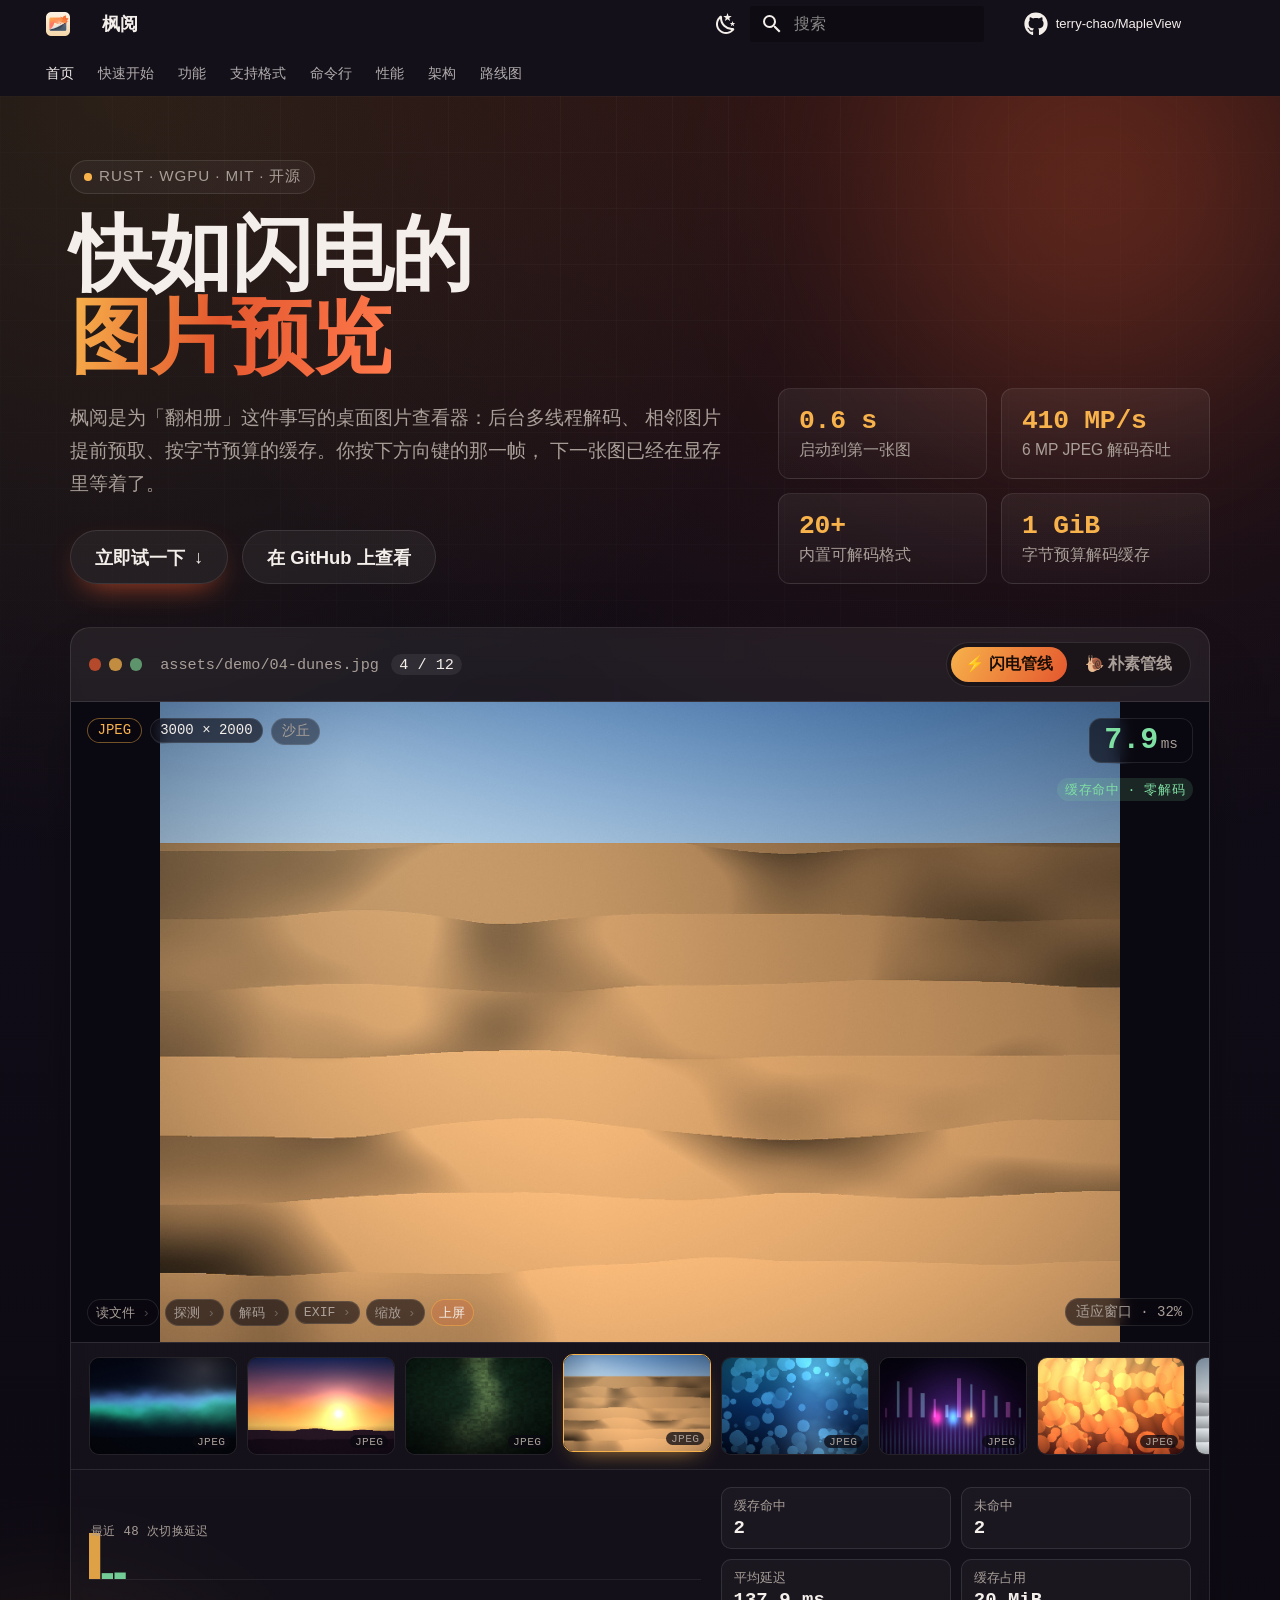
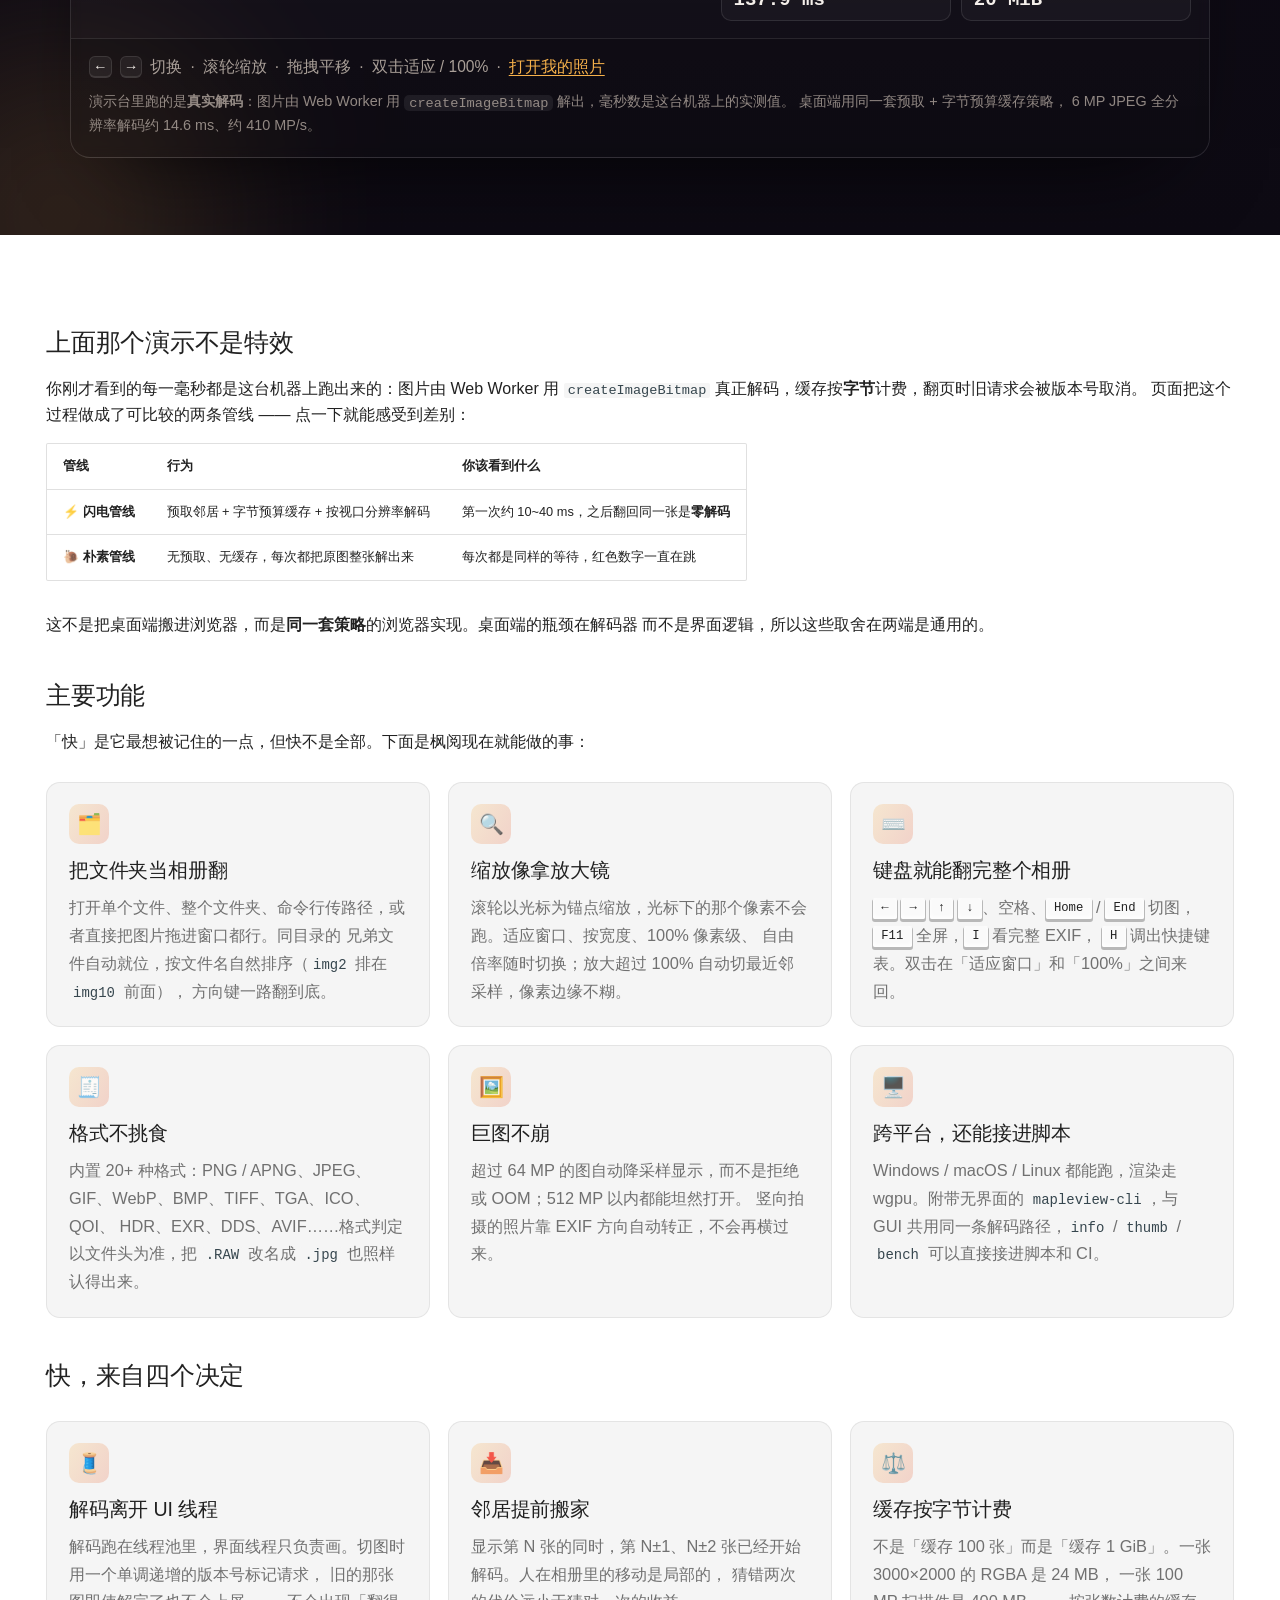
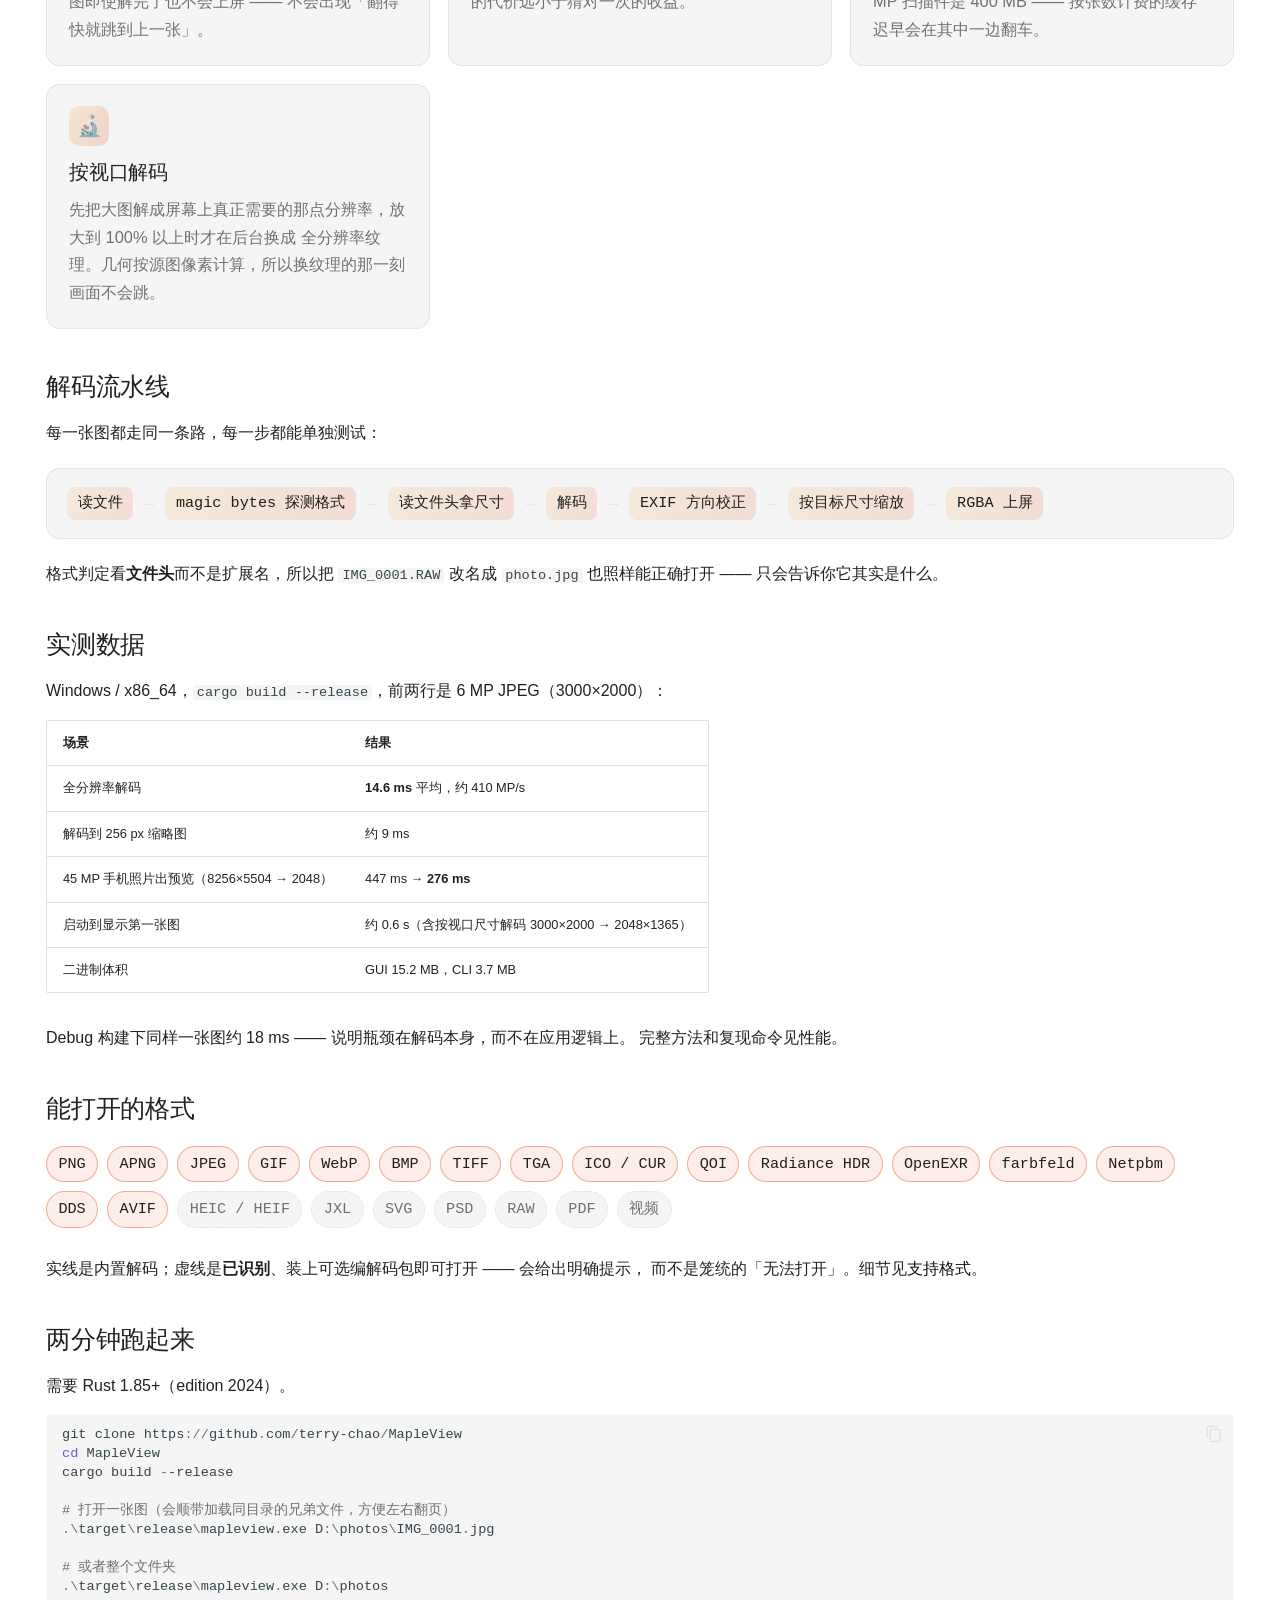
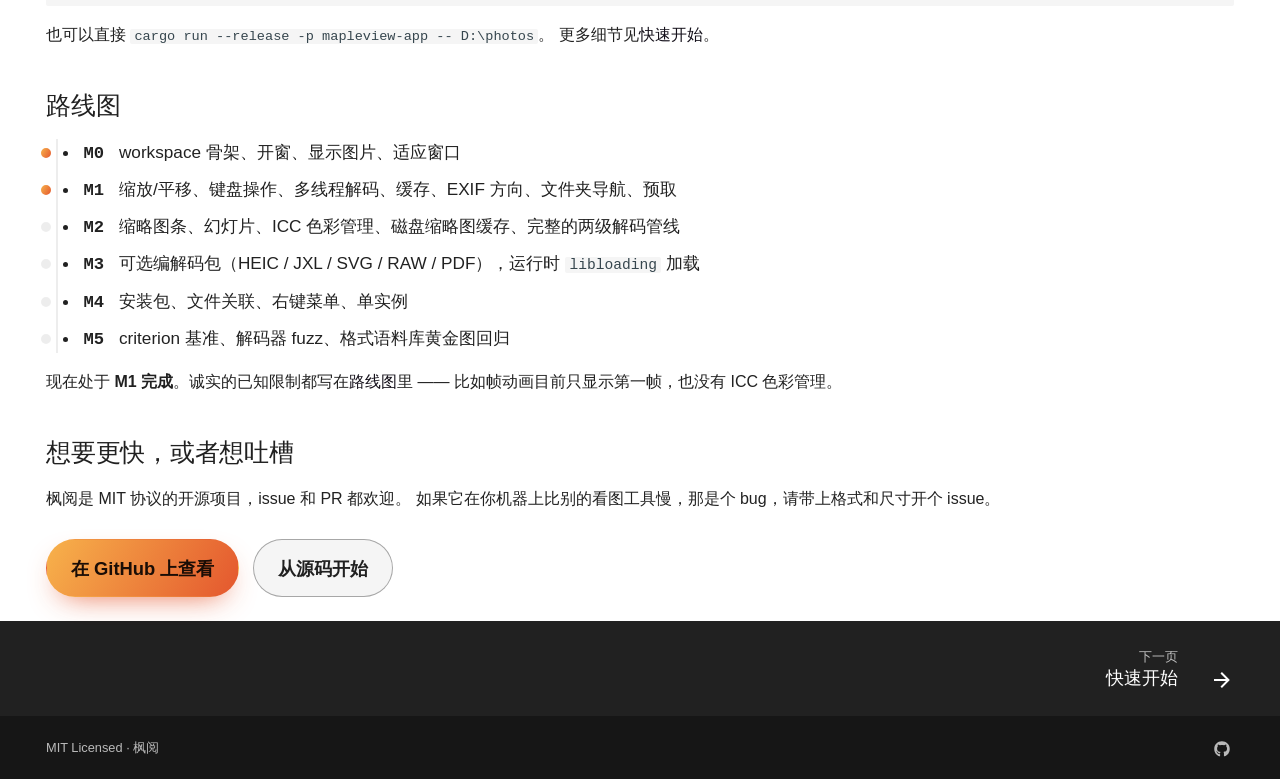
<file: index.html>
<!doctype html>
<html lang="zh" class="no-js">
  <head>
    
      <meta charset="utf-8">
      <meta name="viewport" content="width=device-width,initial-scale=1">
      
        <meta name="description" content="枫阅是一个用 Rust 写的桌面图片查看器：20+ 格式、GPU 渲染、后台多线程解码、相邻图片预取与字节预算缓存，翻页基本零等待。">
      
      
        <meta name="author" content="terry-chao">
      
      
        <link rel="canonical" href="https://terry-chao.github.io/MapleView/">
      
      
      
        <link rel="next" href="start/">
      
      
        
      
      
      <link rel="icon" href="assets/brand/favicon.ico">
      <meta name="generator" content="mkdocs-1.6.1, mkdocs-material-9.7.7">
    
    
      
        <title>快如闪电的图片预览 - 枫阅</title>
      
    
    
      <link rel="stylesheet" href="assets/stylesheets/main.ec1eaa64.min.css">
      
        
        <link rel="stylesheet" href="assets/stylesheets/palette.ab4e12ef.min.css">
      
      


    
    
      
    
    
      
    
    
      <link rel="stylesheet" href="assets/stylesheets/mapleview.css">
    
    <script>__md_scope=new URL(".",location),__md_hash=e=>[...e].reduce(((e,_)=>(e<<5)-e+_.charCodeAt(0)),0),__md_get=(e,_=localStorage,t=__md_scope)=>JSON.parse(_.getItem(t.pathname+"."+e)),__md_set=(e,_,t=localStorage,a=__md_scope)=>{try{t.setItem(a.pathname+"."+e,JSON.stringify(_))}catch(e){}}</script>
    
      

    
    
  
  <meta property="og:type" content="website">
  <meta property="og:site_name" content="枫阅">
  <meta property="og:title" content="枫阅 — 快如闪电的图片预览">
  <meta property="og:description" content="枫阅是一个用 Rust 写的桌面图片查看器：20+ 格式、GPU 渲染、后台多线程解码、相邻图片预取与字节预算缓存，翻页基本零等待。">
  <meta property="og:image" content="https://terry-chao.github.io/MapleView/assets/brand/social-card.jpg">
  <meta property="og:url" content="https://terry-chao.github.io/MapleView/">
  <meta name="twitter:card" content="summary_large_image">
  <meta name="twitter:image" content="https://terry-chao.github.io/MapleView/assets/brand/social-card.jpg">

  </head>
  
  
    
    
      
    
    
    
    
    <body dir="ltr" data-md-color-scheme="slate" data-md-color-primary="custom" data-md-color-accent="custom">
  
    
    <input class="md-toggle" data-md-toggle="drawer" type="checkbox" id="__drawer" autocomplete="off">
    <input class="md-toggle" data-md-toggle="search" type="checkbox" id="__search" autocomplete="off">
    <label class="md-overlay" for="__drawer"></label>
    <div data-md-component="skip">
      
        
        <a href="#_1" class="md-skip">
          跳转至
        </a>
      
    </div>
    <div data-md-component="announce">
      
    </div>
    
    
      

  

<header class="md-header md-header--shadow md-header--lifted" data-md-component="header">
  <nav class="md-header__inner md-grid" aria-label="页眉">
    <a href="." title="枫阅" class="md-header__button md-logo" aria-label="枫阅" data-md-component="logo">
      
  <img src="assets/brand/icon-180.png" alt="logo">

    </a>
    <label class="md-header__button md-icon" for="__drawer">
      
      <svg xmlns="http://www.w3.org/2000/svg" viewBox="0 0 24 24"><path d="M3 6h18v2H3zm0 5h18v2H3zm0 5h18v2H3z"/></svg>
    </label>
    <div class="md-header__title" data-md-component="header-title">
      <div class="md-header__ellipsis">
        <div class="md-header__topic">
          <span class="md-ellipsis">
            枫阅
          </span>
        </div>
        <div class="md-header__topic" data-md-component="header-topic">
          <span class="md-ellipsis">
            
              快如闪电的图片预览
            
          </span>
        </div>
      </div>
    </div>
    
      
        <form class="md-header__option" data-md-component="palette">
  
    
    
    
    <input class="md-option" data-md-color-media="(prefers-color-scheme: dark)" data-md-color-scheme="slate" data-md-color-primary="custom" data-md-color-accent="custom"  aria-label="切换到浅色主题"  type="radio" name="__palette" id="__palette_0">
    
      <label class="md-header__button md-icon" title="切换到浅色主题" for="__palette_1" hidden>
        <svg xmlns="http://www.w3.org/2000/svg" viewBox="0 0 24 24"><path d="M12 7a5 5 0 0 1 5 5 5 5 0 0 1-5 5 5 5 0 0 1-5-5 5 5 0 0 1 5-5m0 2a3 3 0 0 0-3 3 3 3 0 0 0 3 3 3 3 0 0 0 3-3 3 3 0 0 0-3-3m0-7 2.39 3.42C13.65 5.15 12.84 5 12 5s-1.65.15-2.39.42zM3.34 7l4.16-.35A7.2 7.2 0 0 0 5.94 8.5c-.44.74-.69 1.5-.83 2.29zm.02 10 1.76-3.77a7.131 7.131 0 0 0 2.38 4.14zM20.65 7l-1.77 3.79a7.02 7.02 0 0 0-2.38-4.15zm-.01 10-4.14.36c.59-.51 1.12-1.14 1.54-1.86.42-.73.69-1.5.83-2.29zM12 22l-2.41-3.44c.74.27 1.55.44 2.41.44.82 0 1.63-.17 2.37-.44z"/></svg>
      </label>
    
  
    
    
    
    <input class="md-option" data-md-color-media="(prefers-color-scheme: light)" data-md-color-scheme="default" data-md-color-primary="custom" data-md-color-accent="custom"  aria-label="切换到深色主题"  type="radio" name="__palette" id="__palette_1">
    
      <label class="md-header__button md-icon" title="切换到深色主题" for="__palette_0" hidden>
        <svg xmlns="http://www.w3.org/2000/svg" viewBox="0 0 24 24"><path d="m17.75 4.09-2.53 1.94.91 3.06-2.63-1.81-2.63 1.81.91-3.06-2.53-1.94L12.44 4l1.06-3 1.06 3zm3.5 6.91-1.64 1.25.59 1.98-1.7-1.17-1.7 1.17.59-1.98L15.75 11l2.06-.05L18.5 9l.69 1.95zm-2.28 4.95c.83-.08 1.72 1.1 1.19 1.85-.32.45-.66.87-1.08 1.27C15.17 23 8.84 23 4.94 19.07c-3.91-3.9-3.91-10.24 0-14.14.4-.4.82-.76 1.27-1.08.75-.53 1.93.36 1.85 1.19-.27 2.86.69 5.83 2.89 8.02a9.96 9.96 0 0 0 8.02 2.89m-1.64 2.02a12.08 12.08 0 0 1-7.8-3.47c-2.17-2.19-3.33-5-3.49-7.82-2.81 3.14-2.7 7.96.31 10.98 3.02 3.01 7.84 3.12 10.98.31"/></svg>
      </label>
    
  
</form>
      
    
    
      <script>var palette=__md_get("__palette");if(palette&&palette.color){if("(prefers-color-scheme)"===palette.color.media){var media=matchMedia("(prefers-color-scheme: light)"),input=document.querySelector(media.matches?"[data-md-color-media='(prefers-color-scheme: light)']":"[data-md-color-media='(prefers-color-scheme: dark)']");palette.color.media=input.getAttribute("data-md-color-media"),palette.color.scheme=input.getAttribute("data-md-color-scheme"),palette.color.primary=input.getAttribute("data-md-color-primary"),palette.color.accent=input.getAttribute("data-md-color-accent")}for(var[key,value]of Object.entries(palette.color))document.body.setAttribute("data-md-color-"+key,value)}</script>
    
    
    
      
      
        <label class="md-header__button md-icon" for="__search">
          
          <svg xmlns="http://www.w3.org/2000/svg" viewBox="0 0 24 24"><path d="M9.5 3A6.5 6.5 0 0 1 16 9.5c0 1.61-.59 3.09-1.56 4.23l.27.27h.79l5 5-1.5 1.5-5-5v-.79l-.27-.27A6.52 6.52 0 0 1 9.5 16 6.5 6.5 0 0 1 3 9.5 6.5 6.5 0 0 1 9.5 3m0 2C7 5 5 7 5 9.5S7 14 9.5 14 14 12 14 9.5 12 5 9.5 5"/></svg>
        </label>
        <div class="md-search" data-md-component="search" role="dialog">
  <label class="md-search__overlay" for="__search"></label>
  <div class="md-search__inner" role="search">
    <form class="md-search__form" name="search">
      <input type="text" class="md-search__input" name="query" aria-label="搜索" placeholder="搜索" autocapitalize="off" autocorrect="off" autocomplete="off" spellcheck="false" data-md-component="search-query" required>
      <label class="md-search__icon md-icon" for="__search">
        
        <svg xmlns="http://www.w3.org/2000/svg" viewBox="0 0 24 24"><path d="M9.5 3A6.5 6.5 0 0 1 16 9.5c0 1.61-.59 3.09-1.56 4.23l.27.27h.79l5 5-1.5 1.5-5-5v-.79l-.27-.27A6.52 6.52 0 0 1 9.5 16 6.5 6.5 0 0 1 3 9.5 6.5 6.5 0 0 1 9.5 3m0 2C7 5 5 7 5 9.5S7 14 9.5 14 14 12 14 9.5 12 5 9.5 5"/></svg>
        
        <svg xmlns="http://www.w3.org/2000/svg" viewBox="0 0 24 24"><path d="M20 11v2H8l5.5 5.5-1.42 1.42L4.16 12l7.92-7.92L13.5 5.5 8 11z"/></svg>
      </label>
      <nav class="md-search__options" aria-label="查找">
        
        <button type="reset" class="md-search__icon md-icon" title="清空当前内容" aria-label="清空当前内容" tabindex="-1">
          
          <svg xmlns="http://www.w3.org/2000/svg" viewBox="0 0 24 24"><path d="M19 6.41 17.59 5 12 10.59 6.41 5 5 6.41 10.59 12 5 17.59 6.41 19 12 13.41 17.59 19 19 17.59 13.41 12z"/></svg>
        </button>
      </nav>
      
        <div class="md-search__suggest" data-md-component="search-suggest"></div>
      
    </form>
    <div class="md-search__output">
      <div class="md-search__scrollwrap" tabindex="0" data-md-scrollfix>
        <div class="md-search-result" data-md-component="search-result">
          <div class="md-search-result__meta">
            正在初始化搜索引擎
          </div>
          <ol class="md-search-result__list" role="presentation"></ol>
        </div>
      </div>
    </div>
  </div>
</div>
      
    
    
      <div class="md-header__source">
        <a href="https://github.com/terry-chao/MapleView" title="前往仓库" class="md-source" data-md-component="source">
  <div class="md-source__icon md-icon">
    
    <svg xmlns="http://www.w3.org/2000/svg" viewBox="0 0 512 512"><!--! Font Awesome Free 7.1.0 by @fontawesome - https://fontawesome.com License - https://fontawesome.com/license/free (Icons: CC BY 4.0, Fonts: SIL OFL 1.1, Code: MIT License) Copyright 2025 Fonticons, Inc.--><path d="M173.9 397.4c0 2-2.3 3.6-5.2 3.6-3.3.3-5.6-1.3-5.6-3.6 0-2 2.3-3.6 5.2-3.6 3-.3 5.6 1.3 5.6 3.6m-31.1-4.5c-.7 2 1.3 4.3 4.3 4.9 2.6 1 5.6 0 6.2-2s-1.3-4.3-4.3-5.2c-2.6-.7-5.5.3-6.2 2.3m44.2-1.7c-2.9.7-4.9 2.6-4.6 4.9.3 2 2.9 3.3 5.9 2.6 2.9-.7 4.9-2.6 4.6-4.6-.3-1.9-3-3.2-5.9-2.9M252.8 8C114.1 8 8 113.3 8 252c0 110.9 69.8 205.8 169.5 239.2 12.8 2.3 17.3-5.6 17.3-12.1 0-6.2-.3-40.4-.3-61.4 0 0-70 15-84.7-29.8 0 0-11.4-29.1-27.8-36.6 0 0-22.9-15.7 1.6-15.4 0 0 24.9 2 38.6 25.8 21.9 38.6 58.6 27.5 72.9 20.9 2.3-16 8.8-27.1 16-33.7-55.9-6.2-112.3-14.3-112.3-110.5 0-27.5 7.6-41.3 23.6-58.9-2.6-6.5-11.1-33.3 2.6-67.9 20.9-6.5 69 27 69 27 20-5.6 41.5-8.5 62.8-8.5s42.8 2.9 62.8 8.5c0 0 48.1-33.6 69-27 13.7 34.7 5.2 61.4 2.6 67.9 16 17.7 25.8 31.5 25.8 58.9 0 96.5-58.9 104.2-114.8 110.5 9.2 7.9 17 22.9 17 46.4 0 33.7-.3 75.4-.3 83.6 0 6.5 4.6 14.4 17.3 12.1C436.2 457.8 504 362.9 504 252 504 113.3 391.5 8 252.8 8M105.2 352.9c-1.3 1-1 3.3.7 5.2 1.6 1.6 3.9 2.3 5.2 1 1.3-1 1-3.3-.7-5.2-1.6-1.6-3.9-2.3-5.2-1m-10.8-8.1c-.7 1.3.3 2.9 2.3 3.9 1.6 1 3.6.7 4.3-.7.7-1.3-.3-2.9-2.3-3.9-2-.6-3.6-.3-4.3.7m32.4 35.6c-1.6 1.3-1 4.3 1.3 6.2 2.3 2.3 5.2 2.6 6.5 1 1.3-1.3.7-4.3-1.3-6.2-2.2-2.3-5.2-2.6-6.5-1m-11.4-14.7c-1.6 1-1.6 3.6 0 5.9s4.3 3.3 5.6 2.3c1.6-1.3 1.6-3.9 0-6.2-1.4-2.3-4-3.3-5.6-2"/></svg>
  </div>
  <div class="md-source__repository">
    terry-chao/MapleView
  </div>
</a>
      </div>
    
  </nav>
  
    
      
<nav class="md-tabs" aria-label="标签" data-md-component="tabs">
  <div class="md-grid">
    <ul class="md-tabs__list">
      
        
  
  
  
    
  
  
    <li class="md-tabs__item md-tabs__item--active">
      <a href="." class="md-tabs__link">
        
  
  
    
  
  首页

      </a>
    </li>
  

      
        
  
  
  
  
    <li class="md-tabs__item">
      <a href="start/" class="md-tabs__link">
        
  
  
    
  
  快速开始

      </a>
    </li>
  

      
        
  
  
  
  
    <li class="md-tabs__item">
      <a href="features/" class="md-tabs__link">
        
  
  
    
  
  功能

      </a>
    </li>
  

      
        
  
  
  
  
    <li class="md-tabs__item">
      <a href="formats/" class="md-tabs__link">
        
  
  
    
  
  支持格式

      </a>
    </li>
  

      
        
  
  
  
  
    <li class="md-tabs__item">
      <a href="cli/" class="md-tabs__link">
        
  
  
    
  
  命令行

      </a>
    </li>
  

      
        
  
  
  
  
    <li class="md-tabs__item">
      <a href="performance/" class="md-tabs__link">
        
  
  
    
  
  性能

      </a>
    </li>
  

      
        
  
  
  
  
    <li class="md-tabs__item">
      <a href="architecture/" class="md-tabs__link">
        
  
  
    
  
  架构

      </a>
    </li>
  

      
        
  
  
  
  
    <li class="md-tabs__item">
      <a href="roadmap/" class="md-tabs__link">
        
  
  
    
  
  路线图

      </a>
    </li>
  

      
    </ul>
  </div>
</nav>
    
  
</header>
    
    <div class="md-container" data-md-component="container">
      
  
    <section class="mx-hero" id="lightning-preview" data-mv-demo>
  <div class="mx-hero__bg" aria-hidden="true">
    <div class="mx-hero__grid"></div>
    <div class="mx-hero__glow mx-hero__glow--a"></div>
    <div class="mx-hero__glow mx-hero__glow--b"></div>
  </div>

  <div class="mx-hero__inner">
    <div class="mx-hero__top">
      <div class="mx-hero__copy">
        <p class="mx-eyebrow"><span class="mx-pulse"></span> Rust · wgpu · MIT · 开源</p>
        <h1 class="mx-title">快如闪电的<br><em>图片预览</em></h1>
        <p class="mx-lede">
          枫阅是为「翻相册」这件事写的桌面图片查看器：后台多线程解码、
          相邻图片提前预取、按字节预算的缓存。你按下方向键的那一帧，
          下一张图已经在显存里等着了。
        </p>
        <div class="mx-cta">
          <a class="mx-btn mx-btn--primary" href="#lightning-preview">立即试一下 <span aria-hidden="true">↓</span></a>
          <a class="mx-btn" href="https://github.com/terry-chao/MapleView">在 GitHub 上查看</a>
        </div>
      </div>

      <dl class="mx-stats" data-mv-stats>
        <div class="mx-stat">
          <dt data-count="0.6" data-decimals="1" data-suffix=" s">0.6 s</dt>
          <dd>启动到第一张图</dd>
        </div>
        <div class="mx-stat">
          <dt data-count="410" data-suffix=" MP/s">410 MP/s</dt>
          <dd>6 MP JPEG 解码吞吐</dd>
        </div>
        <div class="mx-stat">
          <dt data-count="20" data-suffix="+">20+</dt>
          <dd>内置可解码格式</dd>
        </div>
        <div class="mx-stat">
          <dt data-count="1" data-suffix=" GiB">1 GiB</dt>
          <dd>字节预算解码缓存</dd>
        </div>
      </dl>
    </div>

    <div class="mx-stage">
      <div class="mx-stage__chrome">
        <div class="mx-stage__dots" aria-hidden="true"><i></i><i></i><i></i></div>
        <div class="mx-stage__file">
          <span class="mx-stage__path" data-mv-path>assets/demo</span>
          <span class="mx-stage__count" data-mv-count>-- / --</span>
        </div>
        <div class="mx-toggle" role="group" aria-label="切换解码管线">
          <button type="button" class="mx-toggle__btn is-active" data-mv-mode="fast">⚡ 闪电管线</button>
          <button type="button" class="mx-toggle__btn" data-mv-mode="naive">🐌 朴素管线</button>
        </div>
      </div>

      <div class="mx-viewport" data-mv-viewport tabindex="0" role="group"
           aria-label="图片预览演示：方向键切换，滚轮缩放，拖拽平移">
        <canvas data-mv-canvas></canvas>
        <p class="mx-viewport__empty" data-mv-empty>正在准备演示图集…</p>
        <div class="mx-spinner" data-mv-spinner hidden><span></span></div>

        <div class="mx-hud mx-hud--tl">
          <span class="mx-chip mx-chip--fmt" data-mv-format>--</span>
          <span class="mx-chip" data-mv-dims>-- × --</span>
          <span class="mx-chip mx-chip--ghost" data-mv-title>载入中</span>
        </div>

        <div class="mx-hud mx-hud--tr">
          <div class="mx-latency" data-mv-latency>
            <span class="mx-latency__value" data-mv-latency-value>--</span>
            <span class="mx-latency__unit">ms</span>
          </div>
          <span class="mx-latency__badge" data-mv-badge>预热中</span>
        </div>

        <div class="mx-hud mx-hud--bl">
          <div class="mx-pipe" data-mv-pipe>
            <span class="mx-pipe__step" data-mv-step="read">读文件</span>
            <span class="mx-pipe__step" data-mv-step="probe">探测</span>
            <span class="mx-pipe__step" data-mv-step="decode">解码</span>
            <span class="mx-pipe__step" data-mv-step="exif">EXIF</span>
            <span class="mx-pipe__step" data-mv-step="resize">缩放</span>
            <span class="mx-pipe__step" data-mv-step="present">上屏</span>
          </div>
        </div>

        <div class="mx-hud mx-hud--br">
          <span class="mx-zoom" data-mv-zoom>适应窗口</span>
        </div>

        <div class="mx-drop" data-mv-drop hidden>
          <strong>松手即可预览</strong>
          <span>用你自己的照片试试这 whip-through 的速度</span>
        </div>
      </div>

      <div class="mx-strip" data-mv-strip aria-label="演示图集"></div>

      <div class="mx-console">
        <div class="mx-spark">
          <span class="mx-spark__label">最近 48 次切换延迟</span>
          <canvas data-mv-spark></canvas>
        </div>
        <div class="mx-meters">
          <div class="mx-meter"><span class="mx-meter__k">缓存命中</span><span class="mx-meter__v" data-mv-hits>0</span></div>
          <div class="mx-meter"><span class="mx-meter__k">未命中</span><span class="mx-meter__v" data-mv-misses>0</span></div>
          <div class="mx-meter"><span class="mx-meter__k">平均延迟</span><span class="mx-meter__v" data-mv-avg>--</span></div>
          <div class="mx-meter"><span class="mx-meter__k">缓存占用</span><span class="mx-meter__v" data-mv-bytes>0 B</span></div>
        </div>
      </div>

      <div class="mx-stage__foot">
        <p class="mx-hint">
          <kbd>←</kbd><kbd>→</kbd> 切换
          <span aria-hidden="true">·</span> 滚轮缩放
          <span aria-hidden="true">·</span> 拖拽平移
          <span aria-hidden="true">·</span> 双击适应 / 100%
          <span aria-hidden="true">·</span>
          <label class="mx-link">打开我的照片<input type="file" accept="image/*" multiple hidden data-mv-open></label>
        </p>
        <p class="mx-note">
          演示台里跑的是<strong>真实解码</strong>：图片由 Web Worker 用
          <code>createImageBitmap</code> 解出，毫秒数是这台机器上的实测值。
          桌面端用同一套预取 + 字节预算缓存策略，
          6 MP JPEG 全分辨率解码约 14.6 ms、约 410 MP/s。
        </p>
      </div>
    </div>
  </div>
</section>
  

      
        
      
      <main class="md-main" data-md-component="main">
        <div class="md-main__inner md-grid">
          
            
              
                
              
              <div class="md-sidebar md-sidebar--primary" data-md-component="sidebar" data-md-type="navigation" hidden>
                <div class="md-sidebar__scrollwrap">
                  <div class="md-sidebar__inner">
                    


  


<nav class="md-nav md-nav--primary md-nav--lifted" aria-label="导航栏" data-md-level="0">
  <label class="md-nav__title" for="__drawer">
    <a href="." title="枫阅" class="md-nav__button md-logo" aria-label="枫阅" data-md-component="logo">
      
  <img src="assets/brand/icon-180.png" alt="logo">

    </a>
    枫阅
  </label>
  
    <div class="md-nav__source">
      <a href="https://github.com/terry-chao/MapleView" title="前往仓库" class="md-source" data-md-component="source">
  <div class="md-source__icon md-icon">
    
    <svg xmlns="http://www.w3.org/2000/svg" viewBox="0 0 512 512"><!--! Font Awesome Free 7.1.0 by @fontawesome - https://fontawesome.com License - https://fontawesome.com/license/free (Icons: CC BY 4.0, Fonts: SIL OFL 1.1, Code: MIT License) Copyright 2025 Fonticons, Inc.--><path d="M173.9 397.4c0 2-2.3 3.6-5.2 3.6-3.3.3-5.6-1.3-5.6-3.6 0-2 2.3-3.6 5.2-3.6 3-.3 5.6 1.3 5.6 3.6m-31.1-4.5c-.7 2 1.3 4.3 4.3 4.9 2.6 1 5.6 0 6.2-2s-1.3-4.3-4.3-5.2c-2.6-.7-5.5.3-6.2 2.3m44.2-1.7c-2.9.7-4.9 2.6-4.6 4.9.3 2 2.9 3.3 5.9 2.6 2.9-.7 4.9-2.6 4.6-4.6-.3-1.9-3-3.2-5.9-2.9M252.8 8C114.1 8 8 113.3 8 252c0 110.9 69.8 205.8 169.5 239.2 12.8 2.3 17.3-5.6 17.3-12.1 0-6.2-.3-40.4-.3-61.4 0 0-70 15-84.7-29.8 0 0-11.4-29.1-27.8-36.6 0 0-22.9-15.7 1.6-15.4 0 0 24.9 2 38.6 25.8 21.9 38.6 58.6 27.5 72.9 20.9 2.3-16 8.8-27.1 16-33.7-55.9-6.2-112.3-14.3-112.3-110.5 0-27.5 7.6-41.3 23.6-58.9-2.6-6.5-11.1-33.3 2.6-67.9 20.9-6.5 69 27 69 27 20-5.6 41.5-8.5 62.8-8.5s42.8 2.9 62.8 8.5c0 0 48.1-33.6 69-27 13.7 34.7 5.2 61.4 2.6 67.9 16 17.7 25.8 31.5 25.8 58.9 0 96.5-58.9 104.2-114.8 110.5 9.2 7.9 17 22.9 17 46.4 0 33.7-.3 75.4-.3 83.6 0 6.5 4.6 14.4 17.3 12.1C436.2 457.8 504 362.9 504 252 504 113.3 391.5 8 252.8 8M105.2 352.9c-1.3 1-1 3.3.7 5.2 1.6 1.6 3.9 2.3 5.2 1 1.3-1 1-3.3-.7-5.2-1.6-1.6-3.9-2.3-5.2-1m-10.8-8.1c-.7 1.3.3 2.9 2.3 3.9 1.6 1 3.6.7 4.3-.7.7-1.3-.3-2.9-2.3-3.9-2-.6-3.6-.3-4.3.7m32.4 35.6c-1.6 1.3-1 4.3 1.3 6.2 2.3 2.3 5.2 2.6 6.5 1 1.3-1.3.7-4.3-1.3-6.2-2.2-2.3-5.2-2.6-6.5-1m-11.4-14.7c-1.6 1-1.6 3.6 0 5.9s4.3 3.3 5.6 2.3c1.6-1.3 1.6-3.9 0-6.2-1.4-2.3-4-3.3-5.6-2"/></svg>
  </div>
  <div class="md-source__repository">
    terry-chao/MapleView
  </div>
</a>
    </div>
  
  <ul class="md-nav__list" data-md-scrollfix>
    
      
      
  
  
    
  
  
  
    <li class="md-nav__item md-nav__item--active">
      
      <input class="md-nav__toggle md-toggle" type="checkbox" id="__toc">
      
      
      
        <label class="md-nav__link md-nav__link--active" for="__toc">
          
  
  
  <span class="md-ellipsis">
    
  
    首页
  

    
  </span>
  
  

          <span class="md-nav__icon md-icon"></span>
        </label>
      
      <a href="." class="md-nav__link md-nav__link--active">
        
  
  
  <span class="md-ellipsis">
    
  
    首页
  

    
  </span>
  
  

      </a>
      
        

<nav class="md-nav md-nav--secondary" aria-label="目录">
  
  
  
  
    <label class="md-nav__title" for="__toc">
      <span class="md-nav__icon md-icon"></span>
      目录
    </label>
    <ul class="md-nav__list" data-md-component="toc" data-md-scrollfix>
      
        <li class="md-nav__item">
  <a href="#_1" class="md-nav__link">
    <span class="md-ellipsis">
      
        上面那个演示不是特效
      
    </span>
  </a>
  
</li>
      
        <li class="md-nav__item">
  <a href="#_2" class="md-nav__link">
    <span class="md-ellipsis">
      
        主要功能
      
    </span>
  </a>
  
</li>
      
        <li class="md-nav__item">
  <a href="#_3" class="md-nav__link">
    <span class="md-ellipsis">
      
        快，来自四个决定
      
    </span>
  </a>
  
</li>
      
        <li class="md-nav__item">
  <a href="#_4" class="md-nav__link">
    <span class="md-ellipsis">
      
        解码流水线
      
    </span>
  </a>
  
</li>
      
        <li class="md-nav__item">
  <a href="#_5" class="md-nav__link">
    <span class="md-ellipsis">
      
        实测数据
      
    </span>
  </a>
  
</li>
      
        <li class="md-nav__item">
  <a href="#_6" class="md-nav__link">
    <span class="md-ellipsis">
      
        能打开的格式
      
    </span>
  </a>
  
</li>
      
        <li class="md-nav__item">
  <a href="#_7" class="md-nav__link">
    <span class="md-ellipsis">
      
        两分钟跑起来
      
    </span>
  </a>
  
</li>
      
        <li class="md-nav__item">
  <a href="#_8" class="md-nav__link">
    <span class="md-ellipsis">
      
        路线图
      
    </span>
  </a>
  
</li>
      
        <li class="md-nav__item">
  <a href="#_9" class="md-nav__link">
    <span class="md-ellipsis">
      
        想要更快，或者想吐槽
      
    </span>
  </a>
  
</li>
      
    </ul>
  
</nav>
      
    </li>
  

    
      
      
  
  
  
  
    <li class="md-nav__item">
      <a href="start/" class="md-nav__link">
        
  
  
  <span class="md-ellipsis">
    
  
    快速开始
  

    
  </span>
  
  

      </a>
    </li>
  

    
      
      
  
  
  
  
    <li class="md-nav__item">
      <a href="features/" class="md-nav__link">
        
  
  
  <span class="md-ellipsis">
    
  
    功能
  

    
  </span>
  
  

      </a>
    </li>
  

    
      
      
  
  
  
  
    <li class="md-nav__item">
      <a href="formats/" class="md-nav__link">
        
  
  
  <span class="md-ellipsis">
    
  
    支持格式
  

    
  </span>
  
  

      </a>
    </li>
  

    
      
      
  
  
  
  
    <li class="md-nav__item">
      <a href="cli/" class="md-nav__link">
        
  
  
  <span class="md-ellipsis">
    
  
    命令行
  

    
  </span>
  
  

      </a>
    </li>
  

    
      
      
  
  
  
  
    <li class="md-nav__item">
      <a href="performance/" class="md-nav__link">
        
  
  
  <span class="md-ellipsis">
    
  
    性能
  

    
  </span>
  
  

      </a>
    </li>
  

    
      
      
  
  
  
  
    <li class="md-nav__item">
      <a href="architecture/" class="md-nav__link">
        
  
  
  <span class="md-ellipsis">
    
  
    架构
  

    
  </span>
  
  

      </a>
    </li>
  

    
      
      
  
  
  
  
    <li class="md-nav__item">
      <a href="roadmap/" class="md-nav__link">
        
  
  
  <span class="md-ellipsis">
    
  
    路线图
  

    
  </span>
  
  

      </a>
    </li>
  

    
  </ul>
</nav>
                  </div>
                </div>
              </div>
            
            
              
                
              
              <div class="md-sidebar md-sidebar--secondary" data-md-component="sidebar" data-md-type="toc" hidden>
                <div class="md-sidebar__scrollwrap">
                  <div class="md-sidebar__inner">
                    

<nav class="md-nav md-nav--secondary" aria-label="目录">
  
  
  
  
    <label class="md-nav__title" for="__toc">
      <span class="md-nav__icon md-icon"></span>
      目录
    </label>
    <ul class="md-nav__list" data-md-component="toc" data-md-scrollfix>
      
        <li class="md-nav__item">
  <a href="#_1" class="md-nav__link">
    <span class="md-ellipsis">
      
        上面那个演示不是特效
      
    </span>
  </a>
  
</li>
      
        <li class="md-nav__item">
  <a href="#_2" class="md-nav__link">
    <span class="md-ellipsis">
      
        主要功能
      
    </span>
  </a>
  
</li>
      
        <li class="md-nav__item">
  <a href="#_3" class="md-nav__link">
    <span class="md-ellipsis">
      
        快，来自四个决定
      
    </span>
  </a>
  
</li>
      
        <li class="md-nav__item">
  <a href="#_4" class="md-nav__link">
    <span class="md-ellipsis">
      
        解码流水线
      
    </span>
  </a>
  
</li>
      
        <li class="md-nav__item">
  <a href="#_5" class="md-nav__link">
    <span class="md-ellipsis">
      
        实测数据
      
    </span>
  </a>
  
</li>
      
        <li class="md-nav__item">
  <a href="#_6" class="md-nav__link">
    <span class="md-ellipsis">
      
        能打开的格式
      
    </span>
  </a>
  
</li>
      
        <li class="md-nav__item">
  <a href="#_7" class="md-nav__link">
    <span class="md-ellipsis">
      
        两分钟跑起来
      
    </span>
  </a>
  
</li>
      
        <li class="md-nav__item">
  <a href="#_8" class="md-nav__link">
    <span class="md-ellipsis">
      
        路线图
      
    </span>
  </a>
  
</li>
      
        <li class="md-nav__item">
  <a href="#_9" class="md-nav__link">
    <span class="md-ellipsis">
      
        想要更快，或者想吐槽
      
    </span>
  </a>
  
</li>
      
    </ul>
  
</nav>
                  </div>
                </div>
              </div>
            
          
          
            <div class="md-content" data-md-component="content">
              
              <article class="md-content__inner md-typeset">
                
  
    <h2 id="_1">上面那个演示不是特效<a class="headerlink" href="#_1" title="Permanent link">&para;</a></h2>
<p>你刚才看到的每一毫秒都是这台机器上跑出来的：图片由 Web Worker 用
<code>createImageBitmap</code> 真正解码，缓存按<strong>字节</strong>计费，翻页时旧请求会被版本号取消。
页面把这个过程做成了可比较的两条管线 —— 点一下就能感受到差别：</p>
<table>
<thead>
<tr>
<th>管线</th>
<th>行为</th>
<th>你该看到什么</th>
</tr>
</thead>
<tbody>
<tr>
<td>⚡ <strong>闪电管线</strong></td>
<td>预取邻居 + 字节预算缓存 + 按视口分辨率解码</td>
<td>第一次约 10~40 ms，之后翻回同一张是<strong>零解码</strong></td>
</tr>
<tr>
<td>🐌 <strong>朴素管线</strong></td>
<td>无预取、无缓存，每次都把原图整张解出来</td>
<td>每次都是同样的等待，红色数字一直在跳</td>
</tr>
</tbody>
</table>
<p>这不是把桌面端搬进浏览器，而是<strong>同一套策略</strong>的浏览器实现。桌面端的瓶颈在解码器
而不是界面逻辑，所以这些取舍在两端是通用的。</p>
<h2 id="_2">主要功能<a class="headerlink" href="#_2" title="Permanent link">&para;</a></h2>
<p>「快」是它最想被记住的一点，但快不是全部。下面是枫阅现在就能做的事：</p>
<div class="mx-cards">
  <div class="mx-card">
    <span class="mx-card__glyph">🗂️</span>
    <h3>把文件夹当相册翻</h3>
    <p>打开单个文件、整个文件夹、命令行传路径，或者直接把图片拖进窗口都行。同目录的
       兄弟文件自动就位，按文件名自然排序（<code>img2</code> 排在 <code>img10</code> 前面），
       方向键一路翻到底。</p>
  </div>
  <div class="mx-card">
    <span class="mx-card__glyph">🔍</span>
    <h3>缩放像拿放大镜</h3>
    <p>滚轮以光标为锚点缩放，光标下的那个像素不会跑。适应窗口、按宽度、100% 像素级、
       自由倍率随时切换；放大超过 100% 自动切最近邻采样，像素边缘不糊。</p>
  </div>
  <div class="mx-card">
    <span class="mx-card__glyph">⌨️</span>
    <h3>键盘就能翻完整个相册</h3>
    <p><kbd>←</kbd> <kbd>→</kbd> <kbd>↑</kbd> <kbd>↓</kbd>、空格、<kbd>Home</kbd> /
       <kbd>End</kbd> 切图，<kbd>F11</kbd> 全屏，<kbd>I</kbd> 看完整 EXIF，
       <kbd>H</kbd> 调出快捷键表。双击在「适应窗口」和「100%」之间来回。</p>
  </div>
  <div class="mx-card">
    <span class="mx-card__glyph">🧾</span>
    <h3>格式不挑食</h3>
    <p>内置 20+ 种格式：PNG / APNG、JPEG、GIF、WebP、BMP、TIFF、TGA、ICO、QOI、
       HDR、EXR、DDS、AVIF……格式判定以文件头为准，把 <code>.RAW</code> 改名成
       <code>.jpg</code> 也照样认得出来。</p>
  </div>
  <div class="mx-card">
    <span class="mx-card__glyph">🖼️</span>
    <h3>巨图不崩</h3>
    <p>超过 64 MP 的图自动降采样显示，而不是拒绝或 OOM；512 MP 以内都能坦然打开。
       竖向拍摄的照片靠 EXIF 方向自动转正，不会再横过来。</p>
  </div>
  <div class="mx-card">
    <span class="mx-card__glyph">🖥️</span>
    <h3>跨平台，还能接进脚本</h3>
    <p>Windows / macOS / Linux 都能跑，渲染走 wgpu。附带无界面的
       <code>mapleview-cli</code>，与 GUI 共用同一条解码路径，<code>info</code> /
       <code>thumb</code> / <code>bench</code> 可以直接接进脚本和 CI。</p>
  </div>
</div>

<h2 id="_3">快，来自四个决定<a class="headerlink" href="#_3" title="Permanent link">&para;</a></h2>
<div class="mx-cards">
  <div class="mx-card">
    <span class="mx-card__glyph">🧵</span>
    <h3>解码离开 UI 线程</h3>
    <p>解码跑在线程池里，界面线程只负责画。切图时用一个单调递增的版本号标记请求，
       旧的那张图即使解完了也不会上屏 —— 不会出现「翻得快就跳到上一张」。</p>
  </div>
  <div class="mx-card">
    <span class="mx-card__glyph">📥</span>
    <h3>邻居提前搬家</h3>
    <p>显示第 N 张的同时，第 N±1、N±2 张已经开始解码。人在相册里的移动是局部的，
       猜错两次的代价远小于猜对一次的收益。</p>
  </div>
  <div class="mx-card">
    <span class="mx-card__glyph">⚖️</span>
    <h3>缓存按字节计费</h3>
    <p>不是「缓存 100 张」而是「缓存 1 GiB」。一张 3000×2000 的 RGBA 是 24 MB，
       一张 100 MP 扫描件是 400 MB —— 按张数计费的缓存迟早会在其中一边翻车。</p>
  </div>
  <div class="mx-card">
    <span class="mx-card__glyph">🔬</span>
    <h3>按视口解码</h3>
    <p>先把大图解成屏幕上真正需要的那点分辨率，放大到 100% 以上时才在后台换成
       全分辨率纹理。几何按源图像素计算，所以换纹理的那一刻画面不会跳。</p>
  </div>
</div>

<h2 id="_4">解码流水线<a class="headerlink" href="#_4" title="Permanent link">&para;</a></h2>
<p>每一张图都走同一条路，每一步都能单独测试：</p>
<div class="mx-flow">
  <span>读文件</span><i>→</i>
  <span>magic bytes 探测格式</span><i>→</i>
  <span>读文件头拿尺寸</span><i>→</i>
  <span>解码</span><i>→</i>
  <span>EXIF 方向校正</span><i>→</i>
  <span>按目标尺寸缩放</span><i>→</i>
  <span>RGBA 上屏</span>
</div>

<p>格式判定看<strong>文件头</strong>而不是扩展名，所以把 <code>IMG_0001.RAW</code> 改名成 <code>photo.jpg</code>
也照样能正确打开 —— 只会告诉你它其实是什么。</p>
<h2 id="_5">实测数据<a class="headerlink" href="#_5" title="Permanent link">&para;</a></h2>
<p>Windows / x86_64，<code>cargo build --release</code>，前两行是 6 MP JPEG（3000×2000）：</p>
<table>
<thead>
<tr>
<th>场景</th>
<th>结果</th>
</tr>
</thead>
<tbody>
<tr>
<td>全分辨率解码</td>
<td><strong>14.6 ms</strong> 平均，约 410 MP/s</td>
</tr>
<tr>
<td>解码到 256 px 缩略图</td>
<td>约 9 ms</td>
</tr>
<tr>
<td>45 MP 手机照片出预览（8256×5504 → 2048）</td>
<td>447 ms → <strong>276 ms</strong></td>
</tr>
<tr>
<td>启动到显示第一张图</td>
<td>约 0.6 s（含按视口尺寸解码 3000×2000 → 2048×1365）</td>
</tr>
<tr>
<td>二进制体积</td>
<td>GUI 15.2 MB，CLI 3.7 MB</td>
</tr>
</tbody>
</table>
<p>Debug 构建下同样一张图约 18 ms —— 说明瓶颈在解码本身，而不在应用逻辑上。
完整方法和复现命令见<a href="performance/">性能</a>。</p>
<h2 id="_6">能打开的格式<a class="headerlink" href="#_6" title="Permanent link">&para;</a></h2>
<div class="mx-badges">
  <span class="mx-badge mx-badge--on">PNG</span>
  <span class="mx-badge mx-badge--on">APNG</span>
  <span class="mx-badge mx-badge--on">JPEG</span>
  <span class="mx-badge mx-badge--on">GIF</span>
  <span class="mx-badge mx-badge--on">WebP</span>
  <span class="mx-badge mx-badge--on">BMP</span>
  <span class="mx-badge mx-badge--on">TIFF</span>
  <span class="mx-badge mx-badge--on">TGA</span>
  <span class="mx-badge mx-badge--on">ICO / CUR</span>
  <span class="mx-badge mx-badge--on">QOI</span>
  <span class="mx-badge mx-badge--on">Radiance HDR</span>
  <span class="mx-badge mx-badge--on">OpenEXR</span>
  <span class="mx-badge mx-badge--on">farbfeld</span>
  <span class="mx-badge mx-badge--on">Netpbm</span>
  <span class="mx-badge mx-badge--on">DDS</span>
  <span class="mx-badge mx-badge--on">AVIF</span>
  <span class="mx-badge mx-badge--soft">HEIC / HEIF</span>
  <span class="mx-badge mx-badge--soft">JXL</span>
  <span class="mx-badge mx-badge--soft">SVG</span>
  <span class="mx-badge mx-badge--soft">PSD</span>
  <span class="mx-badge mx-badge--soft">RAW</span>
  <span class="mx-badge mx-badge--soft">PDF</span>
  <span class="mx-badge mx-badge--soft">视频</span>
</div>

<p>实线是内置解码；虚线是<strong>已识别</strong>、装上可选编解码包即可打开 —— 会给出明确提示，
而不是笼统的「无法打开」。细节见<a href="formats/">支持格式</a>。</p>
<h2 id="_7">两分钟跑起来<a class="headerlink" href="#_7" title="Permanent link">&para;</a></h2>
<p>需要 Rust 1.85+（edition 2024）。</p>
<div class="language-powershell highlight"><pre><span></span><code><span id="__span-0-1"><a id="__codelineno-0-1" name="__codelineno-0-1" href="#__codelineno-0-1"></a><span class="n">git</span> <span class="n">clone</span> <span class="n">https</span><span class="p">://</span><span class="n">github</span><span class="p">.</span><span class="n">com</span><span class="p">/</span><span class="n">terry-chao</span><span class="p">/</span><span class="n">MapleView</span>
</span><span id="__span-0-2"><a id="__codelineno-0-2" name="__codelineno-0-2" href="#__codelineno-0-2"></a><span class="nb">cd </span><span class="n">MapleView</span>
</span><span id="__span-0-3"><a id="__codelineno-0-3" name="__codelineno-0-3" href="#__codelineno-0-3"></a><span class="n">cargo</span> <span class="n">build</span> <span class="p">-</span><span class="n">-release</span>
</span><span id="__span-0-4"><a id="__codelineno-0-4" name="__codelineno-0-4" href="#__codelineno-0-4"></a>
</span><span id="__span-0-5"><a id="__codelineno-0-5" name="__codelineno-0-5" href="#__codelineno-0-5"></a><span class="c"># 打开一张图（会顺带加载同目录的兄弟文件，方便左右翻页）</span>
</span><span id="__span-0-6"><a id="__codelineno-0-6" name="__codelineno-0-6" href="#__codelineno-0-6"></a><span class="p">.\</span><span class="n">target</span><span class="p">\</span><span class="n">release</span><span class="p">\</span><span class="n">mapleview</span><span class="p">.</span><span class="n">exe</span> <span class="n">D</span><span class="p">:\</span><span class="n">photos</span><span class="p">\</span><span class="n">IMG_0001</span><span class="p">.</span><span class="n">jpg</span>
</span><span id="__span-0-7"><a id="__codelineno-0-7" name="__codelineno-0-7" href="#__codelineno-0-7"></a>
</span><span id="__span-0-8"><a id="__codelineno-0-8" name="__codelineno-0-8" href="#__codelineno-0-8"></a><span class="c"># 或者整个文件夹</span>
</span><span id="__span-0-9"><a id="__codelineno-0-9" name="__codelineno-0-9" href="#__codelineno-0-9"></a><span class="p">.\</span><span class="n">target</span><span class="p">\</span><span class="n">release</span><span class="p">\</span><span class="n">mapleview</span><span class="p">.</span><span class="n">exe</span> <span class="n">D</span><span class="p">:\</span><span class="n">photos</span>
</span></code></pre></div>
<p>也可以直接 <code>cargo run --release -p mapleview-app -- D:\photos</code>。
更多细节见<a href="start/">快速开始</a>。</p>
<h2 id="_8">路线图<a class="headerlink" href="#_8" title="Permanent link">&para;</a></h2>
<ul class="mx-timeline">
  <li class="is-done"><b>M0</b> workspace 骨架、开窗、显示图片、适应窗口</li>
  <li class="is-done"><b>M1</b> 缩放/平移、键盘操作、多线程解码、缓存、EXIF 方向、文件夹导航、预取</li>
  <li><b>M2</b> 缩略图条、幻灯片、ICC 色彩管理、磁盘缩略图缓存、完整的两级解码管线</li>
  <li><b>M3</b> 可选编解码包（HEIC / JXL / SVG / RAW / PDF），运行时 <code>libloading</code> 加载</li>
  <li><b>M4</b> 安装包、文件关联、右键菜单、单实例</li>
  <li><b>M5</b> criterion 基准、解码器 fuzz、格式语料库黄金图回归</li>
</ul>

<p>现在处于 <strong>M1 完成</strong>。诚实的已知限制都写在<a href="roadmap/">路线图</a>里 ——
比如帧动画目前只显示第一帧，也没有 ICC 色彩管理。</p>
<h2 id="_9">想要更快，或者想吐槽<a class="headerlink" href="#_9" title="Permanent link">&para;</a></h2>
<p>枫阅是 MIT 协议的开源项目，issue 和 PR 都欢迎。
如果它在你机器上比别的看图工具慢，那是个 bug，请带上格式和尺寸开个 issue。</p>
<div class="mx-cta" style="margin-top:1.4rem">
  <a class="mx-btn mx-btn--primary" href="https://github.com/terry-chao/MapleView">在 GitHub 上查看</a>
  <a class="mx-btn" href="start/">从源码开始</a>
</div>
  

              </article>
            </div>
          
          
  <script>var tabs=__md_get("__tabs");if(Array.isArray(tabs))e:for(var set of document.querySelectorAll(".tabbed-set")){var labels=set.querySelector(".tabbed-labels");for(var tab of tabs)for(var label of labels.getElementsByTagName("label"))if(label.innerText.trim()===tab){var input=document.getElementById(label.htmlFor);input.checked=!0;continue e}}</script>

<script>var target=document.getElementById(location.hash.slice(1));target&&target.name&&(target.checked=target.name.startsWith("__tabbed_"))</script>
        </div>
        
          <button type="button" class="md-top md-icon" data-md-component="top" hidden>
  
  <svg xmlns="http://www.w3.org/2000/svg" viewBox="0 0 24 24"><path d="M13 20h-2V8l-5.5 5.5-1.42-1.42L12 4.16l7.92 7.92-1.42 1.42L13 8z"/></svg>
  回到页面顶部
</button>
        
      </main>
      
        <footer class="md-footer">
  
    
      
        
      
      <nav class="md-footer__inner md-grid" aria-label="页脚" >
        
        
          
          <a href="start/" class="md-footer__link md-footer__link--next" aria-label="下一页: 快速开始">
            <div class="md-footer__title">
              <span class="md-footer__direction">
                下一页
              </span>
              <div class="md-ellipsis">
                快速开始
              </div>
            </div>
            <div class="md-footer__button md-icon">
              
              <svg xmlns="http://www.w3.org/2000/svg" viewBox="0 0 24 24"><path d="M4 11v2h12l-5.5 5.5 1.42 1.42L19.84 12l-7.92-7.92L10.5 5.5 16 11z"/></svg>
            </div>
          </a>
        
      </nav>
    
  
  <div class="md-footer-meta md-typeset">
    <div class="md-footer-meta__inner md-grid">
      <div class="md-copyright">
  
    <div class="md-copyright__highlight">
      MIT Licensed · 枫阅
    </div>
  
  
</div>
      
        
<div class="md-social">
  
    
    
    
    
    <a href="https://github.com/terry-chao/MapleView" target="_blank" rel="noopener" title="在 GitHub 上查看源码" class="md-social__link">
      <svg xmlns="http://www.w3.org/2000/svg" viewBox="0 0 512 512"><!--! Font Awesome Free 7.1.0 by @fontawesome - https://fontawesome.com License - https://fontawesome.com/license/free (Icons: CC BY 4.0, Fonts: SIL OFL 1.1, Code: MIT License) Copyright 2025 Fonticons, Inc.--><path d="M173.9 397.4c0 2-2.3 3.6-5.2 3.6-3.3.3-5.6-1.3-5.6-3.6 0-2 2.3-3.6 5.2-3.6 3-.3 5.6 1.3 5.6 3.6m-31.1-4.5c-.7 2 1.3 4.3 4.3 4.9 2.6 1 5.6 0 6.2-2s-1.3-4.3-4.3-5.2c-2.6-.7-5.5.3-6.2 2.3m44.2-1.7c-2.9.7-4.9 2.6-4.6 4.9.3 2 2.9 3.3 5.9 2.6 2.9-.7 4.9-2.6 4.6-4.6-.3-1.9-3-3.2-5.9-2.9M252.8 8C114.1 8 8 113.3 8 252c0 110.9 69.8 205.8 169.5 239.2 12.8 2.3 17.3-5.6 17.3-12.1 0-6.2-.3-40.4-.3-61.4 0 0-70 15-84.7-29.8 0 0-11.4-29.1-27.8-36.6 0 0-22.9-15.7 1.6-15.4 0 0 24.9 2 38.6 25.8 21.9 38.6 58.6 27.5 72.9 20.9 2.3-16 8.8-27.1 16-33.7-55.9-6.2-112.3-14.3-112.3-110.5 0-27.5 7.6-41.3 23.6-58.9-2.6-6.5-11.1-33.3 2.6-67.9 20.9-6.5 69 27 69 27 20-5.6 41.5-8.5 62.8-8.5s42.8 2.9 62.8 8.5c0 0 48.1-33.6 69-27 13.7 34.7 5.2 61.4 2.6 67.9 16 17.7 25.8 31.5 25.8 58.9 0 96.5-58.9 104.2-114.8 110.5 9.2 7.9 17 22.9 17 46.4 0 33.7-.3 75.4-.3 83.6 0 6.5 4.6 14.4 17.3 12.1C436.2 457.8 504 362.9 504 252 504 113.3 391.5 8 252.8 8M105.2 352.9c-1.3 1-1 3.3.7 5.2 1.6 1.6 3.9 2.3 5.2 1 1.3-1 1-3.3-.7-5.2-1.6-1.6-3.9-2.3-5.2-1m-10.8-8.1c-.7 1.3.3 2.9 2.3 3.9 1.6 1 3.6.7 4.3-.7.7-1.3-.3-2.9-2.3-3.9-2-.6-3.6-.3-4.3.7m32.4 35.6c-1.6 1.3-1 4.3 1.3 6.2 2.3 2.3 5.2 2.6 6.5 1 1.3-1.3.7-4.3-1.3-6.2-2.2-2.3-5.2-2.6-6.5-1m-11.4-14.7c-1.6 1-1.6 3.6 0 5.9s4.3 3.3 5.6 2.3c1.6-1.3 1.6-3.9 0-6.2-1.4-2.3-4-3.3-5.6-2"/></svg>
    </a>
  
</div>
      
    </div>
  </div>
</footer>
      
    </div>
    <div class="md-dialog" data-md-component="dialog">
      <div class="md-dialog__inner md-typeset"></div>
    </div>
    
    
    
      
      
      <script id="__config" type="application/json">{"annotate": null, "base": ".", "features": ["navigation.tabs", "navigation.tabs.sticky", "navigation.top", "navigation.indexes", "navigation.footer", "toc.follow", "search.suggest", "search.highlight", "content.code.copy", "content.tabs.link", "content.tooltips"], "search": "assets/javascripts/workers/search.2c215733.min.js", "tags": null, "translations": {"clipboard.copied": "\u5df2\u590d\u5236", "clipboard.copy": "\u590d\u5236", "search.result.more.one": "\u5728\u8be5\u9875\u4e0a\u8fd8\u6709 1 \u4e2a\u7b26\u5408\u6761\u4ef6\u7684\u7ed3\u679c", "search.result.more.other": "\u5728\u8be5\u9875\u4e0a\u8fd8\u6709 # \u4e2a\u7b26\u5408\u6761\u4ef6\u7684\u7ed3\u679c", "search.result.none": "\u6ca1\u6709\u627e\u5230\u7b26\u5408\u6761\u4ef6\u7684\u7ed3\u679c", "search.result.one": "\u627e\u5230 1 \u4e2a\u7b26\u5408\u6761\u4ef6\u7684\u7ed3\u679c", "search.result.other": "# \u4e2a\u7b26\u5408\u6761\u4ef6\u7684\u7ed3\u679c", "search.result.placeholder": "\u952e\u5165\u4ee5\u5f00\u59cb\u641c\u7d22", "search.result.term.missing": "\u7f3a\u5c11", "select.version": "\u9009\u62e9\u5f53\u524d\u7248\u672c"}, "version": null}</script>
    
    
      <script src="assets/javascripts/bundle.d7400e89.min.js"></script>
      
        <script src="assets/javascripts/demo-corpus.js"></script>
      
        <script src="assets/javascripts/lightning.js"></script>
      
    
  </body>
</html>
</file>
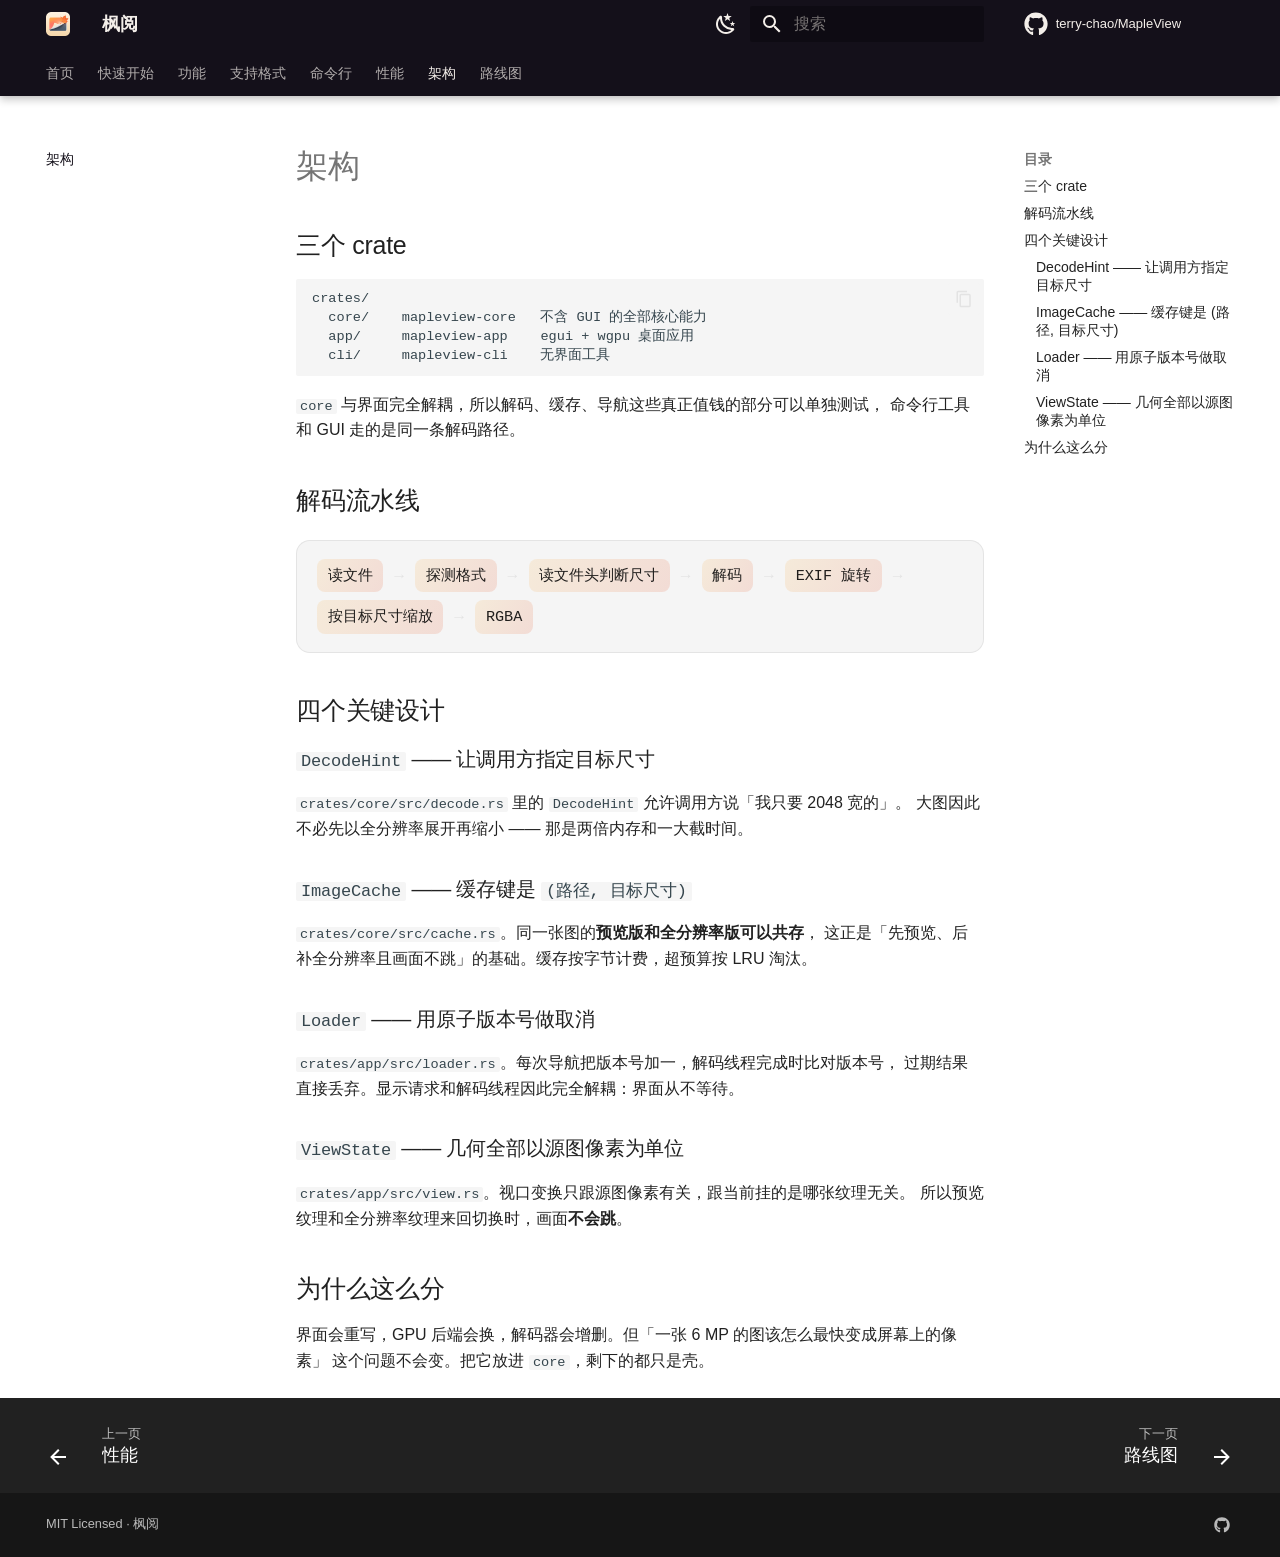
<file: architecture/index.html>
<!doctype html>
<html lang="zh" class="no-js">
  <head>
    
      <meta charset="utf-8">
      <meta name="viewport" content="width=device-width,initial-scale=1">
      
        <meta name="description" content="快如闪电的图片预览 —— 一个用 Rust 写的桌面图片查看器，20+ 格式、GPU 渲染、翻页零等待。">
      
      
        <meta name="author" content="terry-chao">
      
      
        <link rel="canonical" href="https://terry-chao.github.io/MapleView/architecture/">
      
      
        <link rel="prev" href="../performance/">
      
      
        <link rel="next" href="../roadmap/">
      
      
        
      
      
      <link rel="icon" href="../assets/brand/favicon.ico">
      <meta name="generator" content="mkdocs-1.6.1, mkdocs-material-9.7.7">
    
    
      
        <title>架构 - 枫阅</title>
      
    
    
      <link rel="stylesheet" href="../assets/stylesheets/main.ec1eaa64.min.css">
      
        
        <link rel="stylesheet" href="../assets/stylesheets/palette.ab4e12ef.min.css">
      
      


    
    
      
    
    
      
    
    
      <link rel="stylesheet" href="../assets/stylesheets/mapleview.css">
    
    <script>__md_scope=new URL("..",location),__md_hash=e=>[...e].reduce(((e,_)=>(e<<5)-e+_.charCodeAt(0)),0),__md_get=(e,_=localStorage,t=__md_scope)=>JSON.parse(_.getItem(t.pathname+"."+e)),__md_set=(e,_,t=localStorage,a=__md_scope)=>{try{t.setItem(a.pathname+"."+e,JSON.stringify(_))}catch(e){}}</script>
    
      

    
    
  
  <meta property="og:type" content="website">
  <meta property="og:site_name" content="枫阅">
  <meta property="og:title" content="架构 — 枫阅">
  <meta property="og:description" content="快如闪电的图片预览 —— 一个用 Rust 写的桌面图片查看器，20+ 格式、GPU 渲染、翻页零等待。">
  <meta property="og:image" content="https://terry-chao.github.io/MapleView/assets/brand/social-card.jpg">
  <meta property="og:url" content="https://terry-chao.github.io/MapleView/architecture/">
  <meta name="twitter:card" content="summary_large_image">
  <meta name="twitter:image" content="https://terry-chao.github.io/MapleView/assets/brand/social-card.jpg">

  </head>
  
  
    
    
      
    
    
    
    
    <body dir="ltr" data-md-color-scheme="slate" data-md-color-primary="custom" data-md-color-accent="custom">
  
    
    <input class="md-toggle" data-md-toggle="drawer" type="checkbox" id="__drawer" autocomplete="off">
    <input class="md-toggle" data-md-toggle="search" type="checkbox" id="__search" autocomplete="off">
    <label class="md-overlay" for="__drawer"></label>
    <div data-md-component="skip">
      
        
        <a href="#_1" class="md-skip">
          跳转至
        </a>
      
    </div>
    <div data-md-component="announce">
      
    </div>
    
    
      

  

<header class="md-header md-header--shadow md-header--lifted" data-md-component="header">
  <nav class="md-header__inner md-grid" aria-label="页眉">
    <a href=".." title="枫阅" class="md-header__button md-logo" aria-label="枫阅" data-md-component="logo">
      
  <img src="../assets/brand/icon-180.png" alt="logo">

    </a>
    <label class="md-header__button md-icon" for="__drawer">
      
      <svg xmlns="http://www.w3.org/2000/svg" viewBox="0 0 24 24"><path d="M3 6h18v2H3zm0 5h18v2H3zm0 5h18v2H3z"/></svg>
    </label>
    <div class="md-header__title" data-md-component="header-title">
      <div class="md-header__ellipsis">
        <div class="md-header__topic">
          <span class="md-ellipsis">
            枫阅
          </span>
        </div>
        <div class="md-header__topic" data-md-component="header-topic">
          <span class="md-ellipsis">
            
              架构
            
          </span>
        </div>
      </div>
    </div>
    
      
        <form class="md-header__option" data-md-component="palette">
  
    
    
    
    <input class="md-option" data-md-color-media="(prefers-color-scheme: dark)" data-md-color-scheme="slate" data-md-color-primary="custom" data-md-color-accent="custom"  aria-label="切换到浅色主题"  type="radio" name="__palette" id="__palette_0">
    
      <label class="md-header__button md-icon" title="切换到浅色主题" for="__palette_1" hidden>
        <svg xmlns="http://www.w3.org/2000/svg" viewBox="0 0 24 24"><path d="M12 7a5 5 0 0 1 5 5 5 5 0 0 1-5 5 5 5 0 0 1-5-5 5 5 0 0 1 5-5m0 2a3 3 0 0 0-3 3 3 3 0 0 0 3 3 3 3 0 0 0 3-3 3 3 0 0 0-3-3m0-7 2.39 3.42C13.65 5.15 12.84 5 12 5s-1.65.15-2.39.42zM3.34 7l4.16-.35A7.2 7.2 0 0 0 5.94 8.5c-.44.74-.69 1.5-.83 2.29zm.02 10 1.76-3.77a7.131 7.131 0 0 0 2.38 4.14zM20.65 7l-1.77 3.79a7.02 7.02 0 0 0-2.38-4.15zm-.01 10-4.14.36c.59-.51 1.12-1.14 1.54-1.86.42-.73.69-1.5.83-2.29zM12 22l-2.41-3.44c.74.27 1.55.44 2.41.44.82 0 1.63-.17 2.37-.44z"/></svg>
      </label>
    
  
    
    
    
    <input class="md-option" data-md-color-media="(prefers-color-scheme: light)" data-md-color-scheme="default" data-md-color-primary="custom" data-md-color-accent="custom"  aria-label="切换到深色主题"  type="radio" name="__palette" id="__palette_1">
    
      <label class="md-header__button md-icon" title="切换到深色主题" for="__palette_0" hidden>
        <svg xmlns="http://www.w3.org/2000/svg" viewBox="0 0 24 24"><path d="m17.75 4.09-2.53 1.94.91 3.06-2.63-1.81-2.63 1.81.91-3.06-2.53-1.94L12.44 4l1.06-3 1.06 3zm3.5 6.91-1.64 1.25.59 1.98-1.7-1.17-1.7 1.17.59-1.98L15.75 11l2.06-.05L18.5 9l.69 1.95zm-2.28 4.95c.83-.08 1.72 1.1 1.19 1.85-.32.45-.66.87-1.08 1.27C15.17 23 8.84 23 4.94 19.07c-3.91-3.9-3.91-10.24 0-14.14.4-.4.82-.76 1.27-1.08.75-.53 1.93.36 1.85 1.19-.27 2.86.69 5.83 2.89 8.02a9.96 9.96 0 0 0 8.02 2.89m-1.64 2.02a12.08 12.08 0 0 1-7.8-3.47c-2.17-2.19-3.33-5-3.49-7.82-2.81 3.14-2.7 7.96.31 10.98 3.02 3.01 7.84 3.12 10.98.31"/></svg>
      </label>
    
  
</form>
      
    
    
      <script>var palette=__md_get("__palette");if(palette&&palette.color){if("(prefers-color-scheme)"===palette.color.media){var media=matchMedia("(prefers-color-scheme: light)"),input=document.querySelector(media.matches?"[data-md-color-media='(prefers-color-scheme: light)']":"[data-md-color-media='(prefers-color-scheme: dark)']");palette.color.media=input.getAttribute("data-md-color-media"),palette.color.scheme=input.getAttribute("data-md-color-scheme"),palette.color.primary=input.getAttribute("data-md-color-primary"),palette.color.accent=input.getAttribute("data-md-color-accent")}for(var[key,value]of Object.entries(palette.color))document.body.setAttribute("data-md-color-"+key,value)}</script>
    
    
    
      
      
        <label class="md-header__button md-icon" for="__search">
          
          <svg xmlns="http://www.w3.org/2000/svg" viewBox="0 0 24 24"><path d="M9.5 3A6.5 6.5 0 0 1 16 9.5c0 1.61-.59 3.09-1.56 4.23l.27.27h.79l5 5-1.5 1.5-5-5v-.79l-.27-.27A6.52 6.52 0 0 1 9.5 16 6.5 6.5 0 0 1 3 9.5 6.5 6.5 0 0 1 9.5 3m0 2C7 5 5 7 5 9.5S7 14 9.5 14 14 12 14 9.5 12 5 9.5 5"/></svg>
        </label>
        <div class="md-search" data-md-component="search" role="dialog">
  <label class="md-search__overlay" for="__search"></label>
  <div class="md-search__inner" role="search">
    <form class="md-search__form" name="search">
      <input type="text" class="md-search__input" name="query" aria-label="搜索" placeholder="搜索" autocapitalize="off" autocorrect="off" autocomplete="off" spellcheck="false" data-md-component="search-query" required>
      <label class="md-search__icon md-icon" for="__search">
        
        <svg xmlns="http://www.w3.org/2000/svg" viewBox="0 0 24 24"><path d="M9.5 3A6.5 6.5 0 0 1 16 9.5c0 1.61-.59 3.09-1.56 4.23l.27.27h.79l5 5-1.5 1.5-5-5v-.79l-.27-.27A6.52 6.52 0 0 1 9.5 16 6.5 6.5 0 0 1 3 9.5 6.5 6.5 0 0 1 9.5 3m0 2C7 5 5 7 5 9.5S7 14 9.5 14 14 12 14 9.5 12 5 9.5 5"/></svg>
        
        <svg xmlns="http://www.w3.org/2000/svg" viewBox="0 0 24 24"><path d="M20 11v2H8l5.5 5.5-1.42 1.42L4.16 12l7.92-7.92L13.5 5.5 8 11z"/></svg>
      </label>
      <nav class="md-search__options" aria-label="查找">
        
        <button type="reset" class="md-search__icon md-icon" title="清空当前内容" aria-label="清空当前内容" tabindex="-1">
          
          <svg xmlns="http://www.w3.org/2000/svg" viewBox="0 0 24 24"><path d="M19 6.41 17.59 5 12 10.59 6.41 5 5 6.41 10.59 12 5 17.59 6.41 19 12 13.41 17.59 19 19 17.59 13.41 12z"/></svg>
        </button>
      </nav>
      
        <div class="md-search__suggest" data-md-component="search-suggest"></div>
      
    </form>
    <div class="md-search__output">
      <div class="md-search__scrollwrap" tabindex="0" data-md-scrollfix>
        <div class="md-search-result" data-md-component="search-result">
          <div class="md-search-result__meta">
            正在初始化搜索引擎
          </div>
          <ol class="md-search-result__list" role="presentation"></ol>
        </div>
      </div>
    </div>
  </div>
</div>
      
    
    
      <div class="md-header__source">
        <a href="https://github.com/terry-chao/MapleView" title="前往仓库" class="md-source" data-md-component="source">
  <div class="md-source__icon md-icon">
    
    <svg xmlns="http://www.w3.org/2000/svg" viewBox="0 0 512 512"><!--! Font Awesome Free 7.1.0 by @fontawesome - https://fontawesome.com License - https://fontawesome.com/license/free (Icons: CC BY 4.0, Fonts: SIL OFL 1.1, Code: MIT License) Copyright 2025 Fonticons, Inc.--><path d="M173.9 397.4c0 2-2.3 3.6-5.2 3.6-3.3.3-5.6-1.3-5.6-3.6 0-2 2.3-3.6 5.2-3.6 3-.3 5.6 1.3 5.6 3.6m-31.1-4.5c-.7 2 1.3 4.3 4.3 4.9 2.6 1 5.6 0 6.2-2s-1.3-4.3-4.3-5.2c-2.6-.7-5.5.3-6.2 2.3m44.2-1.7c-2.9.7-4.9 2.6-4.6 4.9.3 2 2.9 3.3 5.9 2.6 2.9-.7 4.9-2.6 4.6-4.6-.3-1.9-3-3.2-5.9-2.9M252.8 8C114.1 8 8 113.3 8 252c0 110.9 69.8 205.8 169.5 239.2 12.8 2.3 17.3-5.6 17.3-12.1 0-6.2-.3-40.4-.3-61.4 0 0-70 15-84.7-29.8 0 0-11.4-29.1-27.8-36.6 0 0-22.9-15.7 1.6-15.4 0 0 24.9 2 38.6 25.8 21.9 38.6 58.6 27.5 72.9 20.9 2.3-16 8.8-27.1 16-33.7-55.9-6.2-112.3-14.3-112.3-110.5 0-27.5 7.6-41.3 23.6-58.9-2.6-6.5-11.1-33.3 2.6-67.9 20.9-6.5 69 27 69 27 20-5.6 41.5-8.5 62.8-8.5s42.8 2.9 62.8 8.5c0 0 48.1-33.6 69-27 13.7 34.7 5.2 61.4 2.6 67.9 16 17.7 25.8 31.5 25.8 58.9 0 96.5-58.9 104.2-114.8 110.5 9.2 7.9 17 22.9 17 46.4 0 33.7-.3 75.4-.3 83.6 0 6.5 4.6 14.4 17.3 12.1C436.2 457.8 504 362.9 504 252 504 113.3 391.5 8 252.8 8M105.2 352.9c-1.3 1-1 3.3.7 5.2 1.6 1.6 3.9 2.3 5.2 1 1.3-1 1-3.3-.7-5.2-1.6-1.6-3.9-2.3-5.2-1m-10.8-8.1c-.7 1.3.3 2.9 2.3 3.9 1.6 1 3.6.7 4.3-.7.7-1.3-.3-2.9-2.3-3.9-2-.6-3.6-.3-4.3.7m32.4 35.6c-1.6 1.3-1 4.3 1.3 6.2 2.3 2.3 5.2 2.6 6.5 1 1.3-1.3.7-4.3-1.3-6.2-2.2-2.3-5.2-2.6-6.5-1m-11.4-14.7c-1.6 1-1.6 3.6 0 5.9s4.3 3.3 5.6 2.3c1.6-1.3 1.6-3.9 0-6.2-1.4-2.3-4-3.3-5.6-2"/></svg>
  </div>
  <div class="md-source__repository">
    terry-chao/MapleView
  </div>
</a>
      </div>
    
  </nav>
  
    
      
<nav class="md-tabs" aria-label="标签" data-md-component="tabs">
  <div class="md-grid">
    <ul class="md-tabs__list">
      
        
  
  
  
  
    <li class="md-tabs__item">
      <a href=".." class="md-tabs__link">
        
  
  
    
  
  首页

      </a>
    </li>
  

      
        
  
  
  
  
    <li class="md-tabs__item">
      <a href="../start/" class="md-tabs__link">
        
  
  
    
  
  快速开始

      </a>
    </li>
  

      
        
  
  
  
  
    <li class="md-tabs__item">
      <a href="../features/" class="md-tabs__link">
        
  
  
    
  
  功能

      </a>
    </li>
  

      
        
  
  
  
  
    <li class="md-tabs__item">
      <a href="../formats/" class="md-tabs__link">
        
  
  
    
  
  支持格式

      </a>
    </li>
  

      
        
  
  
  
  
    <li class="md-tabs__item">
      <a href="../cli/" class="md-tabs__link">
        
  
  
    
  
  命令行

      </a>
    </li>
  

      
        
  
  
  
  
    <li class="md-tabs__item">
      <a href="../performance/" class="md-tabs__link">
        
  
  
    
  
  性能

      </a>
    </li>
  

      
        
  
  
  
    
  
  
    <li class="md-tabs__item md-tabs__item--active">
      <a href="./" class="md-tabs__link">
        
  
  
    
  
  架构

      </a>
    </li>
  

      
        
  
  
  
  
    <li class="md-tabs__item">
      <a href="../roadmap/" class="md-tabs__link">
        
  
  
    
  
  路线图

      </a>
    </li>
  

      
    </ul>
  </div>
</nav>
    
  
</header>
    
    <div class="md-container" data-md-component="container">
      
  

      
        
      
      <main class="md-main" data-md-component="main">
        <div class="md-main__inner md-grid">
          
            
              
              <div class="md-sidebar md-sidebar--primary" data-md-component="sidebar" data-md-type="navigation" >
                <div class="md-sidebar__scrollwrap">
                  <div class="md-sidebar__inner">
                    


  


<nav class="md-nav md-nav--primary md-nav--lifted" aria-label="导航栏" data-md-level="0">
  <label class="md-nav__title" for="__drawer">
    <a href=".." title="枫阅" class="md-nav__button md-logo" aria-label="枫阅" data-md-component="logo">
      
  <img src="../assets/brand/icon-180.png" alt="logo">

    </a>
    枫阅
  </label>
  
    <div class="md-nav__source">
      <a href="https://github.com/terry-chao/MapleView" title="前往仓库" class="md-source" data-md-component="source">
  <div class="md-source__icon md-icon">
    
    <svg xmlns="http://www.w3.org/2000/svg" viewBox="0 0 512 512"><!--! Font Awesome Free 7.1.0 by @fontawesome - https://fontawesome.com License - https://fontawesome.com/license/free (Icons: CC BY 4.0, Fonts: SIL OFL 1.1, Code: MIT License) Copyright 2025 Fonticons, Inc.--><path d="M173.9 397.4c0 2-2.3 3.6-5.2 3.6-3.3.3-5.6-1.3-5.6-3.6 0-2 2.3-3.6 5.2-3.6 3-.3 5.6 1.3 5.6 3.6m-31.1-4.5c-.7 2 1.3 4.3 4.3 4.9 2.6 1 5.6 0 6.2-2s-1.3-4.3-4.3-5.2c-2.6-.7-5.5.3-6.2 2.3m44.2-1.7c-2.9.7-4.9 2.6-4.6 4.9.3 2 2.9 3.3 5.9 2.6 2.9-.7 4.9-2.6 4.6-4.6-.3-1.9-3-3.2-5.9-2.9M252.8 8C114.1 8 8 113.3 8 252c0 110.9 69.8 205.8 169.5 239.2 12.8 2.3 17.3-5.6 17.3-12.1 0-6.2-.3-40.4-.3-61.4 0 0-70 15-84.7-29.8 0 0-11.4-29.1-27.8-36.6 0 0-22.9-15.7 1.6-15.4 0 0 24.9 2 38.6 25.8 21.9 38.6 58.6 27.5 72.9 20.9 2.3-16 8.8-27.1 16-33.7-55.9-6.2-112.3-14.3-112.3-110.5 0-27.5 7.6-41.3 23.6-58.9-2.6-6.5-11.1-33.3 2.6-67.9 20.9-6.5 69 27 69 27 20-5.6 41.5-8.5 62.8-8.5s42.8 2.9 62.8 8.5c0 0 48.1-33.6 69-27 13.7 34.7 5.2 61.4 2.6 67.9 16 17.7 25.8 31.5 25.8 58.9 0 96.5-58.9 104.2-114.8 110.5 9.2 7.9 17 22.9 17 46.4 0 33.7-.3 75.4-.3 83.6 0 6.5 4.6 14.4 17.3 12.1C436.2 457.8 504 362.9 504 252 504 113.3 391.5 8 252.8 8M105.2 352.9c-1.3 1-1 3.3.7 5.2 1.6 1.6 3.9 2.3 5.2 1 1.3-1 1-3.3-.7-5.2-1.6-1.6-3.9-2.3-5.2-1m-10.8-8.1c-.7 1.3.3 2.9 2.3 3.9 1.6 1 3.6.7 4.3-.7.7-1.3-.3-2.9-2.3-3.9-2-.6-3.6-.3-4.3.7m32.4 35.6c-1.6 1.3-1 4.3 1.3 6.2 2.3 2.3 5.2 2.6 6.5 1 1.3-1.3.7-4.3-1.3-6.2-2.2-2.3-5.2-2.6-6.5-1m-11.4-14.7c-1.6 1-1.6 3.6 0 5.9s4.3 3.3 5.6 2.3c1.6-1.3 1.6-3.9 0-6.2-1.4-2.3-4-3.3-5.6-2"/></svg>
  </div>
  <div class="md-source__repository">
    terry-chao/MapleView
  </div>
</a>
    </div>
  
  <ul class="md-nav__list" data-md-scrollfix>
    
      
      
  
  
  
  
    <li class="md-nav__item">
      <a href=".." class="md-nav__link">
        
  
  
  <span class="md-ellipsis">
    
  
    首页
  

    
  </span>
  
  

      </a>
    </li>
  

    
      
      
  
  
  
  
    <li class="md-nav__item">
      <a href="../start/" class="md-nav__link">
        
  
  
  <span class="md-ellipsis">
    
  
    快速开始
  

    
  </span>
  
  

      </a>
    </li>
  

    
      
      
  
  
  
  
    <li class="md-nav__item">
      <a href="../features/" class="md-nav__link">
        
  
  
  <span class="md-ellipsis">
    
  
    功能
  

    
  </span>
  
  

      </a>
    </li>
  

    
      
      
  
  
  
  
    <li class="md-nav__item">
      <a href="../formats/" class="md-nav__link">
        
  
  
  <span class="md-ellipsis">
    
  
    支持格式
  

    
  </span>
  
  

      </a>
    </li>
  

    
      
      
  
  
  
  
    <li class="md-nav__item">
      <a href="../cli/" class="md-nav__link">
        
  
  
  <span class="md-ellipsis">
    
  
    命令行
  

    
  </span>
  
  

      </a>
    </li>
  

    
      
      
  
  
  
  
    <li class="md-nav__item">
      <a href="../performance/" class="md-nav__link">
        
  
  
  <span class="md-ellipsis">
    
  
    性能
  

    
  </span>
  
  

      </a>
    </li>
  

    
      
      
  
  
    
  
  
  
    <li class="md-nav__item md-nav__item--active">
      
      <input class="md-nav__toggle md-toggle" type="checkbox" id="__toc">
      
      
        
      
      
        <label class="md-nav__link md-nav__link--active" for="__toc">
          
  
  
  <span class="md-ellipsis">
    
  
    架构
  

    
  </span>
  
  

          <span class="md-nav__icon md-icon"></span>
        </label>
      
      <a href="./" class="md-nav__link md-nav__link--active">
        
  
  
  <span class="md-ellipsis">
    
  
    架构
  

    
  </span>
  
  

      </a>
      
        

<nav class="md-nav md-nav--secondary" aria-label="目录">
  
  
  
    
  
  
    <label class="md-nav__title" for="__toc">
      <span class="md-nav__icon md-icon"></span>
      目录
    </label>
    <ul class="md-nav__list" data-md-component="toc" data-md-scrollfix>
      
        <li class="md-nav__item">
  <a href="#crate" class="md-nav__link">
    <span class="md-ellipsis">
      
        三个 crate
      
    </span>
  </a>
  
</li>
      
        <li class="md-nav__item">
  <a href="#_2" class="md-nav__link">
    <span class="md-ellipsis">
      
        解码流水线
      
    </span>
  </a>
  
</li>
      
        <li class="md-nav__item">
  <a href="#_3" class="md-nav__link">
    <span class="md-ellipsis">
      
        四个关键设计
      
    </span>
  </a>
  
    <nav class="md-nav" aria-label="四个关键设计">
      <ul class="md-nav__list">
        
          <li class="md-nav__item">
  <a href="#decodehint" class="md-nav__link">
    <span class="md-ellipsis">
      
        DecodeHint —— 让调用方指定目标尺寸
      
    </span>
  </a>
  
</li>
        
          <li class="md-nav__item">
  <a href="#imagecache" class="md-nav__link">
    <span class="md-ellipsis">
      
        ImageCache —— 缓存键是 (路径, 目标尺寸)
      
    </span>
  </a>
  
</li>
        
          <li class="md-nav__item">
  <a href="#loader" class="md-nav__link">
    <span class="md-ellipsis">
      
        Loader —— 用原子版本号做取消
      
    </span>
  </a>
  
</li>
        
          <li class="md-nav__item">
  <a href="#viewstate" class="md-nav__link">
    <span class="md-ellipsis">
      
        ViewState —— 几何全部以源图像素为单位
      
    </span>
  </a>
  
</li>
        
      </ul>
    </nav>
  
</li>
      
        <li class="md-nav__item">
  <a href="#_4" class="md-nav__link">
    <span class="md-ellipsis">
      
        为什么这么分
      
    </span>
  </a>
  
</li>
      
    </ul>
  
</nav>
      
    </li>
  

    
      
      
  
  
  
  
    <li class="md-nav__item">
      <a href="../roadmap/" class="md-nav__link">
        
  
  
  <span class="md-ellipsis">
    
  
    路线图
  

    
  </span>
  
  

      </a>
    </li>
  

    
  </ul>
</nav>
                  </div>
                </div>
              </div>
            
            
              
              <div class="md-sidebar md-sidebar--secondary" data-md-component="sidebar" data-md-type="toc" >
                <div class="md-sidebar__scrollwrap">
                  <div class="md-sidebar__inner">
                    

<nav class="md-nav md-nav--secondary" aria-label="目录">
  
  
  
    
  
  
    <label class="md-nav__title" for="__toc">
      <span class="md-nav__icon md-icon"></span>
      目录
    </label>
    <ul class="md-nav__list" data-md-component="toc" data-md-scrollfix>
      
        <li class="md-nav__item">
  <a href="#crate" class="md-nav__link">
    <span class="md-ellipsis">
      
        三个 crate
      
    </span>
  </a>
  
</li>
      
        <li class="md-nav__item">
  <a href="#_2" class="md-nav__link">
    <span class="md-ellipsis">
      
        解码流水线
      
    </span>
  </a>
  
</li>
      
        <li class="md-nav__item">
  <a href="#_3" class="md-nav__link">
    <span class="md-ellipsis">
      
        四个关键设计
      
    </span>
  </a>
  
    <nav class="md-nav" aria-label="四个关键设计">
      <ul class="md-nav__list">
        
          <li class="md-nav__item">
  <a href="#decodehint" class="md-nav__link">
    <span class="md-ellipsis">
      
        DecodeHint —— 让调用方指定目标尺寸
      
    </span>
  </a>
  
</li>
        
          <li class="md-nav__item">
  <a href="#imagecache" class="md-nav__link">
    <span class="md-ellipsis">
      
        ImageCache —— 缓存键是 (路径, 目标尺寸)
      
    </span>
  </a>
  
</li>
        
          <li class="md-nav__item">
  <a href="#loader" class="md-nav__link">
    <span class="md-ellipsis">
      
        Loader —— 用原子版本号做取消
      
    </span>
  </a>
  
</li>
        
          <li class="md-nav__item">
  <a href="#viewstate" class="md-nav__link">
    <span class="md-ellipsis">
      
        ViewState —— 几何全部以源图像素为单位
      
    </span>
  </a>
  
</li>
        
      </ul>
    </nav>
  
</li>
      
        <li class="md-nav__item">
  <a href="#_4" class="md-nav__link">
    <span class="md-ellipsis">
      
        为什么这么分
      
    </span>
  </a>
  
</li>
      
    </ul>
  
</nav>
                  </div>
                </div>
              </div>
            
          
          
            <div class="md-content" data-md-component="content">
              
              <article class="md-content__inner md-typeset">
                
  
    
                  



<h1 id="_1">架构<a class="headerlink" href="#_1" title="Permanent link">&para;</a></h1>
<h2 id="crate">三个 crate<a class="headerlink" href="#crate" title="Permanent link">&para;</a></h2>
<div class="language-text highlight"><pre><span></span><code><span id="__span-0-1"><a id="__codelineno-0-1" name="__codelineno-0-1" href="#__codelineno-0-1"></a>crates/
</span><span id="__span-0-2"><a id="__codelineno-0-2" name="__codelineno-0-2" href="#__codelineno-0-2"></a>  core/    mapleview-core   不含 GUI 的全部核心能力
</span><span id="__span-0-3"><a id="__codelineno-0-3" name="__codelineno-0-3" href="#__codelineno-0-3"></a>  app/     mapleview-app    egui + wgpu 桌面应用
</span><span id="__span-0-4"><a id="__codelineno-0-4" name="__codelineno-0-4" href="#__codelineno-0-4"></a>  cli/     mapleview-cli    无界面工具
</span></code></pre></div>
<p><code>core</code> 与界面完全解耦，所以解码、缓存、导航这些真正值钱的部分可以单独测试，
命令行工具和 GUI 走的是同一条解码路径。</p>
<h2 id="_2">解码流水线<a class="headerlink" href="#_2" title="Permanent link">&para;</a></h2>
<div class="mx-flow">
  <span>读文件</span><i>→</i>
  <span>探测格式</span><i>→</i>
  <span>读文件头判断尺寸</span><i>→</i>
  <span>解码</span><i>→</i>
  <span>EXIF 旋转</span><i>→</i>
  <span>按目标尺寸缩放</span><i>→</i>
  <span>RGBA</span>
</div>

<h2 id="_3">四个关键设计<a class="headerlink" href="#_3" title="Permanent link">&para;</a></h2>
<h3 id="decodehint"><code>DecodeHint</code> —— 让调用方指定目标尺寸<a class="headerlink" href="#decodehint" title="Permanent link">&para;</a></h3>
<p><code>crates/core/src/decode.rs</code> 里的 <code>DecodeHint</code> 允许调用方说「我只要 2048 宽的」。
大图因此不必先以全分辨率展开再缩小 —— 那是两倍内存和一大截时间。</p>
<h3 id="imagecache"><code>ImageCache</code> —— 缓存键是 <code>(路径, 目标尺寸)</code><a class="headerlink" href="#imagecache" title="Permanent link">&para;</a></h3>
<p><code>crates/core/src/cache.rs</code>。同一张图的<strong>预览版和全分辨率版可以共存</strong>，
这正是「先预览、后补全分辨率且画面不跳」的基础。缓存按字节计费，超预算按 LRU 淘汰。</p>
<h3 id="loader"><code>Loader</code> —— 用原子版本号做取消<a class="headerlink" href="#loader" title="Permanent link">&para;</a></h3>
<p><code>crates/app/src/loader.rs</code>。每次导航把版本号加一，解码线程完成时比对版本号，
过期结果直接丢弃。显示请求和解码线程因此完全解耦：界面从不等待。</p>
<h3 id="viewstate"><code>ViewState</code> —— 几何全部以源图像素为单位<a class="headerlink" href="#viewstate" title="Permanent link">&para;</a></h3>
<p><code>crates/app/src/view.rs</code>。视口变换只跟源图像素有关，跟当前挂的是哪张纹理无关。
所以预览纹理和全分辨率纹理来回切换时，画面<strong>不会跳</strong>。</p>
<h2 id="_4">为什么这么分<a class="headerlink" href="#_4" title="Permanent link">&para;</a></h2>
<p>界面会重写，GPU 后端会换，解码器会增删。但「一张 6 MP 的图该怎么最快变成屏幕上的像素」
这个问题不会变。把它放进 <code>core</code>，剩下的都只是壳。</p>












                
  

              </article>
            </div>
          
          
  <script>var tabs=__md_get("__tabs");if(Array.isArray(tabs))e:for(var set of document.querySelectorAll(".tabbed-set")){var labels=set.querySelector(".tabbed-labels");for(var tab of tabs)for(var label of labels.getElementsByTagName("label"))if(label.innerText.trim()===tab){var input=document.getElementById(label.htmlFor);input.checked=!0;continue e}}</script>

<script>var target=document.getElementById(location.hash.slice(1));target&&target.name&&(target.checked=target.name.startsWith("__tabbed_"))</script>
        </div>
        
          <button type="button" class="md-top md-icon" data-md-component="top" hidden>
  
  <svg xmlns="http://www.w3.org/2000/svg" viewBox="0 0 24 24"><path d="M13 20h-2V8l-5.5 5.5-1.42-1.42L12 4.16l7.92 7.92-1.42 1.42L13 8z"/></svg>
  回到页面顶部
</button>
        
      </main>
      
        <footer class="md-footer">
  
    
      
      <nav class="md-footer__inner md-grid" aria-label="页脚" >
        
          
          <a href="../performance/" class="md-footer__link md-footer__link--prev" aria-label="上一页: 性能">
            <div class="md-footer__button md-icon">
              
              <svg xmlns="http://www.w3.org/2000/svg" viewBox="0 0 24 24"><path d="M20 11v2H8l5.5 5.5-1.42 1.42L4.16 12l7.92-7.92L13.5 5.5 8 11z"/></svg>
            </div>
            <div class="md-footer__title">
              <span class="md-footer__direction">
                上一页
              </span>
              <div class="md-ellipsis">
                性能
              </div>
            </div>
          </a>
        
        
          
          <a href="../roadmap/" class="md-footer__link md-footer__link--next" aria-label="下一页: 路线图">
            <div class="md-footer__title">
              <span class="md-footer__direction">
                下一页
              </span>
              <div class="md-ellipsis">
                路线图
              </div>
            </div>
            <div class="md-footer__button md-icon">
              
              <svg xmlns="http://www.w3.org/2000/svg" viewBox="0 0 24 24"><path d="M4 11v2h12l-5.5 5.5 1.42 1.42L19.84 12l-7.92-7.92L10.5 5.5 16 11z"/></svg>
            </div>
          </a>
        
      </nav>
    
  
  <div class="md-footer-meta md-typeset">
    <div class="md-footer-meta__inner md-grid">
      <div class="md-copyright">
  
    <div class="md-copyright__highlight">
      MIT Licensed · 枫阅
    </div>
  
  
</div>
      
        
<div class="md-social">
  
    
    
    
    
    <a href="https://github.com/terry-chao/MapleView" target="_blank" rel="noopener" title="在 GitHub 上查看源码" class="md-social__link">
      <svg xmlns="http://www.w3.org/2000/svg" viewBox="0 0 512 512"><!--! Font Awesome Free 7.1.0 by @fontawesome - https://fontawesome.com License - https://fontawesome.com/license/free (Icons: CC BY 4.0, Fonts: SIL OFL 1.1, Code: MIT License) Copyright 2025 Fonticons, Inc.--><path d="M173.9 397.4c0 2-2.3 3.6-5.2 3.6-3.3.3-5.6-1.3-5.6-3.6 0-2 2.3-3.6 5.2-3.6 3-.3 5.6 1.3 5.6 3.6m-31.1-4.5c-.7 2 1.3 4.3 4.3 4.9 2.6 1 5.6 0 6.2-2s-1.3-4.3-4.3-5.2c-2.6-.7-5.5.3-6.2 2.3m44.2-1.7c-2.9.7-4.9 2.6-4.6 4.9.3 2 2.9 3.3 5.9 2.6 2.9-.7 4.9-2.6 4.6-4.6-.3-1.9-3-3.2-5.9-2.9M252.8 8C114.1 8 8 113.3 8 252c0 110.9 69.8 205.8 169.5 239.2 12.8 2.3 17.3-5.6 17.3-12.1 0-6.2-.3-40.4-.3-61.4 0 0-70 15-84.7-29.8 0 0-11.4-29.1-27.8-36.6 0 0-22.9-15.7 1.6-15.4 0 0 24.9 2 38.6 25.8 21.9 38.6 58.6 27.5 72.9 20.9 2.3-16 8.8-27.1 16-33.7-55.9-6.2-112.3-14.3-112.3-110.5 0-27.5 7.6-41.3 23.6-58.9-2.6-6.5-11.1-33.3 2.6-67.9 20.9-6.5 69 27 69 27 20-5.6 41.5-8.5 62.8-8.5s42.8 2.9 62.8 8.5c0 0 48.1-33.6 69-27 13.7 34.7 5.2 61.4 2.6 67.9 16 17.7 25.8 31.5 25.8 58.9 0 96.5-58.9 104.2-114.8 110.5 9.2 7.9 17 22.9 17 46.4 0 33.7-.3 75.4-.3 83.6 0 6.5 4.6 14.4 17.3 12.1C436.2 457.8 504 362.9 504 252 504 113.3 391.5 8 252.8 8M105.2 352.9c-1.3 1-1 3.3.7 5.2 1.6 1.6 3.9 2.3 5.2 1 1.3-1 1-3.3-.7-5.2-1.6-1.6-3.9-2.3-5.2-1m-10.8-8.1c-.7 1.3.3 2.9 2.3 3.9 1.6 1 3.6.7 4.3-.7.7-1.3-.3-2.9-2.3-3.9-2-.6-3.6-.3-4.3.7m32.4 35.6c-1.6 1.3-1 4.3 1.3 6.2 2.3 2.3 5.2 2.6 6.5 1 1.3-1.3.7-4.3-1.3-6.2-2.2-2.3-5.2-2.6-6.5-1m-11.4-14.7c-1.6 1-1.6 3.6 0 5.9s4.3 3.3 5.6 2.3c1.6-1.3 1.6-3.9 0-6.2-1.4-2.3-4-3.3-5.6-2"/></svg>
    </a>
  
</div>
      
    </div>
  </div>
</footer>
      
    </div>
    <div class="md-dialog" data-md-component="dialog">
      <div class="md-dialog__inner md-typeset"></div>
    </div>
    
    
    
      
      
      <script id="__config" type="application/json">{"annotate": null, "base": "..", "features": ["navigation.tabs", "navigation.tabs.sticky", "navigation.top", "navigation.indexes", "navigation.footer", "toc.follow", "search.suggest", "search.highlight", "content.code.copy", "content.tabs.link", "content.tooltips"], "search": "../assets/javascripts/workers/search.2c215733.min.js", "tags": null, "translations": {"clipboard.copied": "\u5df2\u590d\u5236", "clipboard.copy": "\u590d\u5236", "search.result.more.one": "\u5728\u8be5\u9875\u4e0a\u8fd8\u6709 1 \u4e2a\u7b26\u5408\u6761\u4ef6\u7684\u7ed3\u679c", "search.result.more.other": "\u5728\u8be5\u9875\u4e0a\u8fd8\u6709 # \u4e2a\u7b26\u5408\u6761\u4ef6\u7684\u7ed3\u679c", "search.result.none": "\u6ca1\u6709\u627e\u5230\u7b26\u5408\u6761\u4ef6\u7684\u7ed3\u679c", "search.result.one": "\u627e\u5230 1 \u4e2a\u7b26\u5408\u6761\u4ef6\u7684\u7ed3\u679c", "search.result.other": "# \u4e2a\u7b26\u5408\u6761\u4ef6\u7684\u7ed3\u679c", "search.result.placeholder": "\u952e\u5165\u4ee5\u5f00\u59cb\u641c\u7d22", "search.result.term.missing": "\u7f3a\u5c11", "select.version": "\u9009\u62e9\u5f53\u524d\u7248\u672c"}, "version": null}</script>
    
    
      <script src="../assets/javascripts/bundle.d7400e89.min.js"></script>
      
        <script src="../assets/javascripts/demo-corpus.js"></script>
      
        <script src="../assets/javascripts/lightning.js"></script>
      
    
  </body>
</html>
</file>
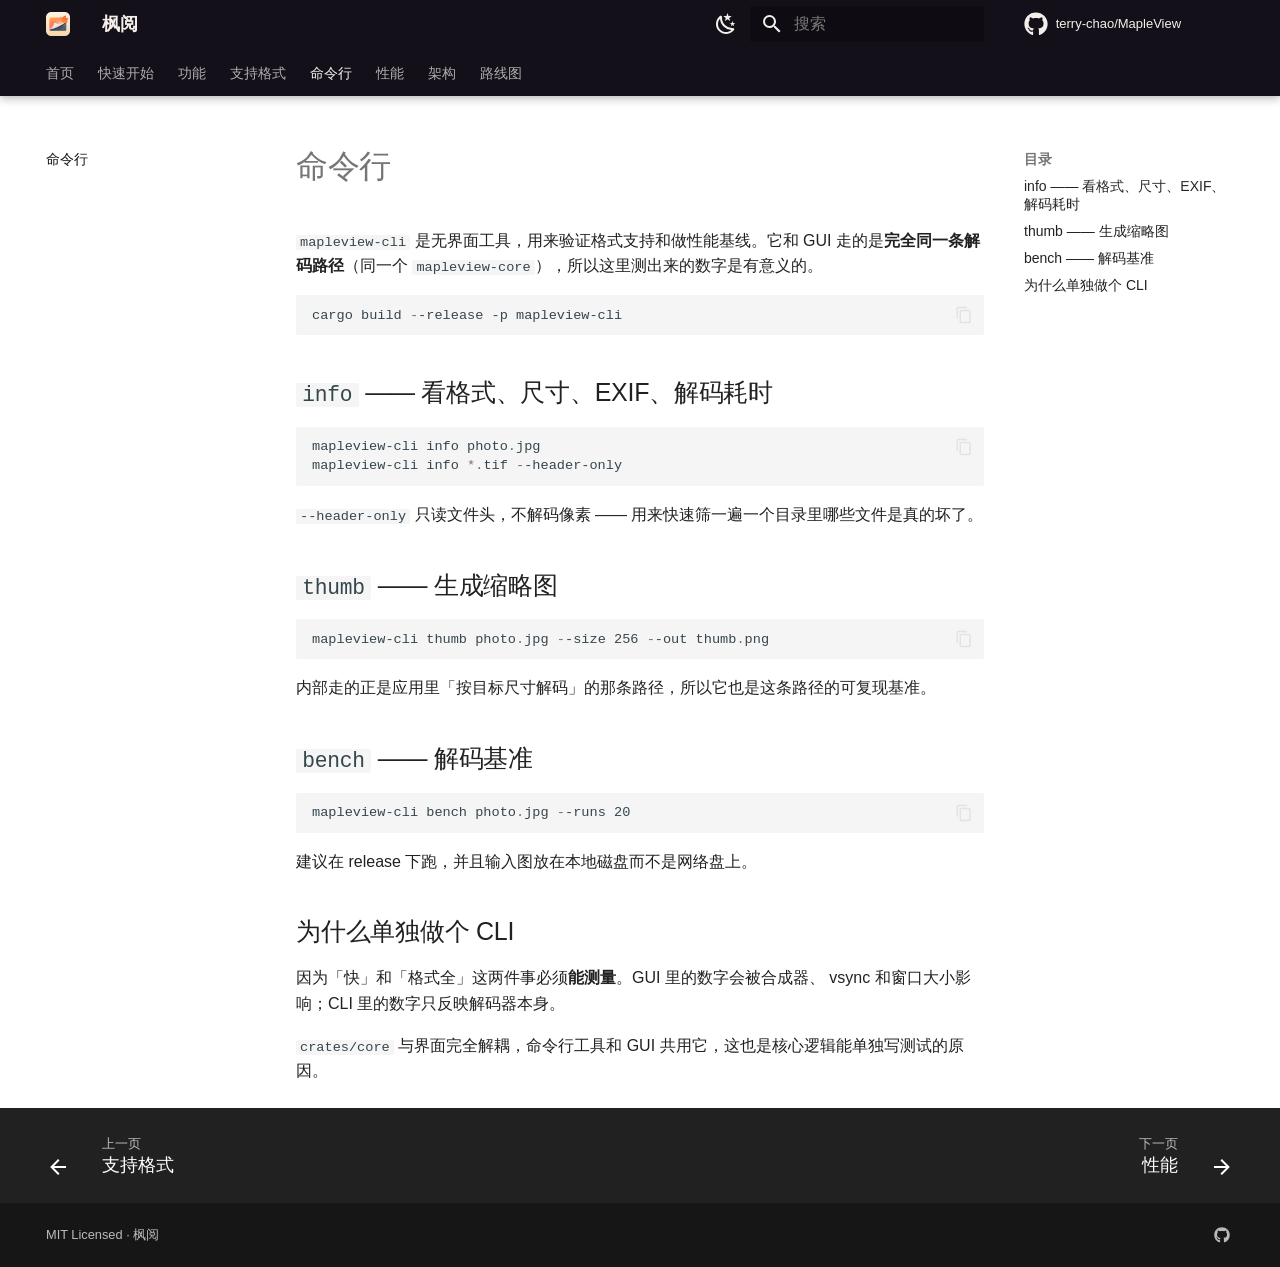
<file: cli/index.html>
<!doctype html>
<html lang="zh" class="no-js">
  <head>
    
      <meta charset="utf-8">
      <meta name="viewport" content="width=device-width,initial-scale=1">
      
        <meta name="description" content="快如闪电的图片预览 —— 一个用 Rust 写的桌面图片查看器，20+ 格式、GPU 渲染、翻页零等待。">
      
      
        <meta name="author" content="terry-chao">
      
      
        <link rel="canonical" href="https://terry-chao.github.io/MapleView/cli/">
      
      
        <link rel="prev" href="../formats/">
      
      
        <link rel="next" href="../performance/">
      
      
        
      
      
      <link rel="icon" href="../assets/brand/favicon.ico">
      <meta name="generator" content="mkdocs-1.6.1, mkdocs-material-9.7.7">
    
    
      
        <title>命令行 - 枫阅</title>
      
    
    
      <link rel="stylesheet" href="../assets/stylesheets/main.ec1eaa64.min.css">
      
        
        <link rel="stylesheet" href="../assets/stylesheets/palette.ab4e12ef.min.css">
      
      


    
    
      
    
    
      
    
    
      <link rel="stylesheet" href="../assets/stylesheets/mapleview.css">
    
    <script>__md_scope=new URL("..",location),__md_hash=e=>[...e].reduce(((e,_)=>(e<<5)-e+_.charCodeAt(0)),0),__md_get=(e,_=localStorage,t=__md_scope)=>JSON.parse(_.getItem(t.pathname+"."+e)),__md_set=(e,_,t=localStorage,a=__md_scope)=>{try{t.setItem(a.pathname+"."+e,JSON.stringify(_))}catch(e){}}</script>
    
      

    
    
  
  <meta property="og:type" content="website">
  <meta property="og:site_name" content="枫阅">
  <meta property="og:title" content="命令行 — 枫阅">
  <meta property="og:description" content="快如闪电的图片预览 —— 一个用 Rust 写的桌面图片查看器，20+ 格式、GPU 渲染、翻页零等待。">
  <meta property="og:image" content="https://terry-chao.github.io/MapleView/assets/brand/social-card.jpg">
  <meta property="og:url" content="https://terry-chao.github.io/MapleView/cli/">
  <meta name="twitter:card" content="summary_large_image">
  <meta name="twitter:image" content="https://terry-chao.github.io/MapleView/assets/brand/social-card.jpg">

  </head>
  
  
    
    
      
    
    
    
    
    <body dir="ltr" data-md-color-scheme="slate" data-md-color-primary="custom" data-md-color-accent="custom">
  
    
    <input class="md-toggle" data-md-toggle="drawer" type="checkbox" id="__drawer" autocomplete="off">
    <input class="md-toggle" data-md-toggle="search" type="checkbox" id="__search" autocomplete="off">
    <label class="md-overlay" for="__drawer"></label>
    <div data-md-component="skip">
      
        
        <a href="#_1" class="md-skip">
          跳转至
        </a>
      
    </div>
    <div data-md-component="announce">
      
    </div>
    
    
      

  

<header class="md-header md-header--shadow md-header--lifted" data-md-component="header">
  <nav class="md-header__inner md-grid" aria-label="页眉">
    <a href=".." title="枫阅" class="md-header__button md-logo" aria-label="枫阅" data-md-component="logo">
      
  <img src="../assets/brand/icon-180.png" alt="logo">

    </a>
    <label class="md-header__button md-icon" for="__drawer">
      
      <svg xmlns="http://www.w3.org/2000/svg" viewBox="0 0 24 24"><path d="M3 6h18v2H3zm0 5h18v2H3zm0 5h18v2H3z"/></svg>
    </label>
    <div class="md-header__title" data-md-component="header-title">
      <div class="md-header__ellipsis">
        <div class="md-header__topic">
          <span class="md-ellipsis">
            枫阅
          </span>
        </div>
        <div class="md-header__topic" data-md-component="header-topic">
          <span class="md-ellipsis">
            
              命令行
            
          </span>
        </div>
      </div>
    </div>
    
      
        <form class="md-header__option" data-md-component="palette">
  
    
    
    
    <input class="md-option" data-md-color-media="(prefers-color-scheme: dark)" data-md-color-scheme="slate" data-md-color-primary="custom" data-md-color-accent="custom"  aria-label="切换到浅色主题"  type="radio" name="__palette" id="__palette_0">
    
      <label class="md-header__button md-icon" title="切换到浅色主题" for="__palette_1" hidden>
        <svg xmlns="http://www.w3.org/2000/svg" viewBox="0 0 24 24"><path d="M12 7a5 5 0 0 1 5 5 5 5 0 0 1-5 5 5 5 0 0 1-5-5 5 5 0 0 1 5-5m0 2a3 3 0 0 0-3 3 3 3 0 0 0 3 3 3 3 0 0 0 3-3 3 3 0 0 0-3-3m0-7 2.39 3.42C13.65 5.15 12.84 5 12 5s-1.65.15-2.39.42zM3.34 7l4.16-.35A7.2 7.2 0 0 0 5.94 8.5c-.44.74-.69 1.5-.83 2.29zm.02 10 1.76-3.77a7.131 7.131 0 0 0 2.38 4.14zM20.65 7l-1.77 3.79a7.02 7.02 0 0 0-2.38-4.15zm-.01 10-4.14.36c.59-.51 1.12-1.14 1.54-1.86.42-.73.69-1.5.83-2.29zM12 22l-2.41-3.44c.74.27 1.55.44 2.41.44.82 0 1.63-.17 2.37-.44z"/></svg>
      </label>
    
  
    
    
    
    <input class="md-option" data-md-color-media="(prefers-color-scheme: light)" data-md-color-scheme="default" data-md-color-primary="custom" data-md-color-accent="custom"  aria-label="切换到深色主题"  type="radio" name="__palette" id="__palette_1">
    
      <label class="md-header__button md-icon" title="切换到深色主题" for="__palette_0" hidden>
        <svg xmlns="http://www.w3.org/2000/svg" viewBox="0 0 24 24"><path d="m17.75 4.09-2.53 1.94.91 3.06-2.63-1.81-2.63 1.81.91-3.06-2.53-1.94L12.44 4l1.06-3 1.06 3zm3.5 6.91-1.64 1.25.59 1.98-1.7-1.17-1.7 1.17.59-1.98L15.75 11l2.06-.05L18.5 9l.69 1.95zm-2.28 4.95c.83-.08 1.72 1.1 1.19 1.85-.32.45-.66.87-1.08 1.27C15.17 23 8.84 23 4.94 19.07c-3.91-3.9-3.91-10.24 0-14.14.4-.4.82-.76 1.27-1.08.75-.53 1.93.36 1.85 1.19-.27 2.86.69 5.83 2.89 8.02a9.96 9.96 0 0 0 8.02 2.89m-1.64 2.02a12.08 12.08 0 0 1-7.8-3.47c-2.17-2.19-3.33-5-3.49-7.82-2.81 3.14-2.7 7.96.31 10.98 3.02 3.01 7.84 3.12 10.98.31"/></svg>
      </label>
    
  
</form>
      
    
    
      <script>var palette=__md_get("__palette");if(palette&&palette.color){if("(prefers-color-scheme)"===palette.color.media){var media=matchMedia("(prefers-color-scheme: light)"),input=document.querySelector(media.matches?"[data-md-color-media='(prefers-color-scheme: light)']":"[data-md-color-media='(prefers-color-scheme: dark)']");palette.color.media=input.getAttribute("data-md-color-media"),palette.color.scheme=input.getAttribute("data-md-color-scheme"),palette.color.primary=input.getAttribute("data-md-color-primary"),palette.color.accent=input.getAttribute("data-md-color-accent")}for(var[key,value]of Object.entries(palette.color))document.body.setAttribute("data-md-color-"+key,value)}</script>
    
    
    
      
      
        <label class="md-header__button md-icon" for="__search">
          
          <svg xmlns="http://www.w3.org/2000/svg" viewBox="0 0 24 24"><path d="M9.5 3A6.5 6.5 0 0 1 16 9.5c0 1.61-.59 3.09-1.56 4.23l.27.27h.79l5 5-1.5 1.5-5-5v-.79l-.27-.27A6.52 6.52 0 0 1 9.5 16 6.5 6.5 0 0 1 3 9.5 6.5 6.5 0 0 1 9.5 3m0 2C7 5 5 7 5 9.5S7 14 9.5 14 14 12 14 9.5 12 5 9.5 5"/></svg>
        </label>
        <div class="md-search" data-md-component="search" role="dialog">
  <label class="md-search__overlay" for="__search"></label>
  <div class="md-search__inner" role="search">
    <form class="md-search__form" name="search">
      <input type="text" class="md-search__input" name="query" aria-label="搜索" placeholder="搜索" autocapitalize="off" autocorrect="off" autocomplete="off" spellcheck="false" data-md-component="search-query" required>
      <label class="md-search__icon md-icon" for="__search">
        
        <svg xmlns="http://www.w3.org/2000/svg" viewBox="0 0 24 24"><path d="M9.5 3A6.5 6.5 0 0 1 16 9.5c0 1.61-.59 3.09-1.56 4.23l.27.27h.79l5 5-1.5 1.5-5-5v-.79l-.27-.27A6.52 6.52 0 0 1 9.5 16 6.5 6.5 0 0 1 3 9.5 6.5 6.5 0 0 1 9.5 3m0 2C7 5 5 7 5 9.5S7 14 9.5 14 14 12 14 9.5 12 5 9.5 5"/></svg>
        
        <svg xmlns="http://www.w3.org/2000/svg" viewBox="0 0 24 24"><path d="M20 11v2H8l5.5 5.5-1.42 1.42L4.16 12l7.92-7.92L13.5 5.5 8 11z"/></svg>
      </label>
      <nav class="md-search__options" aria-label="查找">
        
        <button type="reset" class="md-search__icon md-icon" title="清空当前内容" aria-label="清空当前内容" tabindex="-1">
          
          <svg xmlns="http://www.w3.org/2000/svg" viewBox="0 0 24 24"><path d="M19 6.41 17.59 5 12 10.59 6.41 5 5 6.41 10.59 12 5 17.59 6.41 19 12 13.41 17.59 19 19 17.59 13.41 12z"/></svg>
        </button>
      </nav>
      
        <div class="md-search__suggest" data-md-component="search-suggest"></div>
      
    </form>
    <div class="md-search__output">
      <div class="md-search__scrollwrap" tabindex="0" data-md-scrollfix>
        <div class="md-search-result" data-md-component="search-result">
          <div class="md-search-result__meta">
            正在初始化搜索引擎
          </div>
          <ol class="md-search-result__list" role="presentation"></ol>
        </div>
      </div>
    </div>
  </div>
</div>
      
    
    
      <div class="md-header__source">
        <a href="https://github.com/terry-chao/MapleView" title="前往仓库" class="md-source" data-md-component="source">
  <div class="md-source__icon md-icon">
    
    <svg xmlns="http://www.w3.org/2000/svg" viewBox="0 0 512 512"><!--! Font Awesome Free 7.1.0 by @fontawesome - https://fontawesome.com License - https://fontawesome.com/license/free (Icons: CC BY 4.0, Fonts: SIL OFL 1.1, Code: MIT License) Copyright 2025 Fonticons, Inc.--><path d="M173.9 397.4c0 2-2.3 3.6-5.2 3.6-3.3.3-5.6-1.3-5.6-3.6 0-2 2.3-3.6 5.2-3.6 3-.3 5.6 1.3 5.6 3.6m-31.1-4.5c-.7 2 1.3 4.3 4.3 4.9 2.6 1 5.6 0 6.2-2s-1.3-4.3-4.3-5.2c-2.6-.7-5.5.3-6.2 2.3m44.2-1.7c-2.9.7-4.9 2.6-4.6 4.9.3 2 2.9 3.3 5.9 2.6 2.9-.7 4.9-2.6 4.6-4.6-.3-1.9-3-3.2-5.9-2.9M252.8 8C114.1 8 8 113.3 8 252c0 110.9 69.8 205.8 169.5 239.2 12.8 2.3 17.3-5.6 17.3-12.1 0-6.2-.3-40.4-.3-61.4 0 0-70 15-84.7-29.8 0 0-11.4-29.1-27.8-36.6 0 0-22.9-15.7 1.6-15.4 0 0 24.9 2 38.6 25.8 21.9 38.6 58.6 27.5 72.9 20.9 2.3-16 8.8-27.1 16-33.7-55.9-6.2-112.3-14.3-112.3-110.5 0-27.5 7.6-41.3 23.6-58.9-2.6-6.5-11.1-33.3 2.6-67.9 20.9-6.5 69 27 69 27 20-5.6 41.5-8.5 62.8-8.5s42.8 2.9 62.8 8.5c0 0 48.1-33.6 69-27 13.7 34.7 5.2 61.4 2.6 67.9 16 17.7 25.8 31.5 25.8 58.9 0 96.5-58.9 104.2-114.8 110.5 9.2 7.9 17 22.9 17 46.4 0 33.7-.3 75.4-.3 83.6 0 6.5 4.6 14.4 17.3 12.1C436.2 457.8 504 362.9 504 252 504 113.3 391.5 8 252.8 8M105.2 352.9c-1.3 1-1 3.3.7 5.2 1.6 1.6 3.9 2.3 5.2 1 1.3-1 1-3.3-.7-5.2-1.6-1.6-3.9-2.3-5.2-1m-10.8-8.1c-.7 1.3.3 2.9 2.3 3.9 1.6 1 3.6.7 4.3-.7.7-1.3-.3-2.9-2.3-3.9-2-.6-3.6-.3-4.3.7m32.4 35.6c-1.6 1.3-1 4.3 1.3 6.2 2.3 2.3 5.2 2.6 6.5 1 1.3-1.3.7-4.3-1.3-6.2-2.2-2.3-5.2-2.6-6.5-1m-11.4-14.7c-1.6 1-1.6 3.6 0 5.9s4.3 3.3 5.6 2.3c1.6-1.3 1.6-3.9 0-6.2-1.4-2.3-4-3.3-5.6-2"/></svg>
  </div>
  <div class="md-source__repository">
    terry-chao/MapleView
  </div>
</a>
      </div>
    
  </nav>
  
    
      
<nav class="md-tabs" aria-label="标签" data-md-component="tabs">
  <div class="md-grid">
    <ul class="md-tabs__list">
      
        
  
  
  
  
    <li class="md-tabs__item">
      <a href=".." class="md-tabs__link">
        
  
  
    
  
  首页

      </a>
    </li>
  

      
        
  
  
  
  
    <li class="md-tabs__item">
      <a href="../start/" class="md-tabs__link">
        
  
  
    
  
  快速开始

      </a>
    </li>
  

      
        
  
  
  
  
    <li class="md-tabs__item">
      <a href="../features/" class="md-tabs__link">
        
  
  
    
  
  功能

      </a>
    </li>
  

      
        
  
  
  
  
    <li class="md-tabs__item">
      <a href="../formats/" class="md-tabs__link">
        
  
  
    
  
  支持格式

      </a>
    </li>
  

      
        
  
  
  
    
  
  
    <li class="md-tabs__item md-tabs__item--active">
      <a href="./" class="md-tabs__link">
        
  
  
    
  
  命令行

      </a>
    </li>
  

      
        
  
  
  
  
    <li class="md-tabs__item">
      <a href="../performance/" class="md-tabs__link">
        
  
  
    
  
  性能

      </a>
    </li>
  

      
        
  
  
  
  
    <li class="md-tabs__item">
      <a href="../architecture/" class="md-tabs__link">
        
  
  
    
  
  架构

      </a>
    </li>
  

      
        
  
  
  
  
    <li class="md-tabs__item">
      <a href="../roadmap/" class="md-tabs__link">
        
  
  
    
  
  路线图

      </a>
    </li>
  

      
    </ul>
  </div>
</nav>
    
  
</header>
    
    <div class="md-container" data-md-component="container">
      
  

      
        
      
      <main class="md-main" data-md-component="main">
        <div class="md-main__inner md-grid">
          
            
              
              <div class="md-sidebar md-sidebar--primary" data-md-component="sidebar" data-md-type="navigation" >
                <div class="md-sidebar__scrollwrap">
                  <div class="md-sidebar__inner">
                    


  


<nav class="md-nav md-nav--primary md-nav--lifted" aria-label="导航栏" data-md-level="0">
  <label class="md-nav__title" for="__drawer">
    <a href=".." title="枫阅" class="md-nav__button md-logo" aria-label="枫阅" data-md-component="logo">
      
  <img src="../assets/brand/icon-180.png" alt="logo">

    </a>
    枫阅
  </label>
  
    <div class="md-nav__source">
      <a href="https://github.com/terry-chao/MapleView" title="前往仓库" class="md-source" data-md-component="source">
  <div class="md-source__icon md-icon">
    
    <svg xmlns="http://www.w3.org/2000/svg" viewBox="0 0 512 512"><!--! Font Awesome Free 7.1.0 by @fontawesome - https://fontawesome.com License - https://fontawesome.com/license/free (Icons: CC BY 4.0, Fonts: SIL OFL 1.1, Code: MIT License) Copyright 2025 Fonticons, Inc.--><path d="M173.9 397.4c0 2-2.3 3.6-5.2 3.6-3.3.3-5.6-1.3-5.6-3.6 0-2 2.3-3.6 5.2-3.6 3-.3 5.6 1.3 5.6 3.6m-31.1-4.5c-.7 2 1.3 4.3 4.3 4.9 2.6 1 5.6 0 6.2-2s-1.3-4.3-4.3-5.2c-2.6-.7-5.5.3-6.2 2.3m44.2-1.7c-2.9.7-4.9 2.6-4.6 4.9.3 2 2.9 3.3 5.9 2.6 2.9-.7 4.9-2.6 4.6-4.6-.3-1.9-3-3.2-5.9-2.9M252.8 8C114.1 8 8 113.3 8 252c0 110.9 69.8 205.8 169.5 239.2 12.8 2.3 17.3-5.6 17.3-12.1 0-6.2-.3-40.4-.3-61.4 0 0-70 15-84.7-29.8 0 0-11.4-29.1-27.8-36.6 0 0-22.9-15.7 1.6-15.4 0 0 24.9 2 38.6 25.8 21.9 38.6 58.6 27.5 72.9 20.9 2.3-16 8.8-27.1 16-33.7-55.9-6.2-112.3-14.3-112.3-110.5 0-27.5 7.6-41.3 23.6-58.9-2.6-6.5-11.1-33.3 2.6-67.9 20.9-6.5 69 27 69 27 20-5.6 41.5-8.5 62.8-8.5s42.8 2.9 62.8 8.5c0 0 48.1-33.6 69-27 13.7 34.7 5.2 61.4 2.6 67.9 16 17.7 25.8 31.5 25.8 58.9 0 96.5-58.9 104.2-114.8 110.5 9.2 7.9 17 22.9 17 46.4 0 33.7-.3 75.4-.3 83.6 0 6.5 4.6 14.4 17.3 12.1C436.2 457.8 504 362.9 504 252 504 113.3 391.5 8 252.8 8M105.2 352.9c-1.3 1-1 3.3.7 5.2 1.6 1.6 3.9 2.3 5.2 1 1.3-1 1-3.3-.7-5.2-1.6-1.6-3.9-2.3-5.2-1m-10.8-8.1c-.7 1.3.3 2.9 2.3 3.9 1.6 1 3.6.7 4.3-.7.7-1.3-.3-2.9-2.3-3.9-2-.6-3.6-.3-4.3.7m32.4 35.6c-1.6 1.3-1 4.3 1.3 6.2 2.3 2.3 5.2 2.6 6.5 1 1.3-1.3.7-4.3-1.3-6.2-2.2-2.3-5.2-2.6-6.5-1m-11.4-14.7c-1.6 1-1.6 3.6 0 5.9s4.3 3.3 5.6 2.3c1.6-1.3 1.6-3.9 0-6.2-1.4-2.3-4-3.3-5.6-2"/></svg>
  </div>
  <div class="md-source__repository">
    terry-chao/MapleView
  </div>
</a>
    </div>
  
  <ul class="md-nav__list" data-md-scrollfix>
    
      
      
  
  
  
  
    <li class="md-nav__item">
      <a href=".." class="md-nav__link">
        
  
  
  <span class="md-ellipsis">
    
  
    首页
  

    
  </span>
  
  

      </a>
    </li>
  

    
      
      
  
  
  
  
    <li class="md-nav__item">
      <a href="../start/" class="md-nav__link">
        
  
  
  <span class="md-ellipsis">
    
  
    快速开始
  

    
  </span>
  
  

      </a>
    </li>
  

    
      
      
  
  
  
  
    <li class="md-nav__item">
      <a href="../features/" class="md-nav__link">
        
  
  
  <span class="md-ellipsis">
    
  
    功能
  

    
  </span>
  
  

      </a>
    </li>
  

    
      
      
  
  
  
  
    <li class="md-nav__item">
      <a href="../formats/" class="md-nav__link">
        
  
  
  <span class="md-ellipsis">
    
  
    支持格式
  

    
  </span>
  
  

      </a>
    </li>
  

    
      
      
  
  
    
  
  
  
    <li class="md-nav__item md-nav__item--active">
      
      <input class="md-nav__toggle md-toggle" type="checkbox" id="__toc">
      
      
        
      
      
        <label class="md-nav__link md-nav__link--active" for="__toc">
          
  
  
  <span class="md-ellipsis">
    
  
    命令行
  

    
  </span>
  
  

          <span class="md-nav__icon md-icon"></span>
        </label>
      
      <a href="./" class="md-nav__link md-nav__link--active">
        
  
  
  <span class="md-ellipsis">
    
  
    命令行
  

    
  </span>
  
  

      </a>
      
        

<nav class="md-nav md-nav--secondary" aria-label="目录">
  
  
  
    
  
  
    <label class="md-nav__title" for="__toc">
      <span class="md-nav__icon md-icon"></span>
      目录
    </label>
    <ul class="md-nav__list" data-md-component="toc" data-md-scrollfix>
      
        <li class="md-nav__item">
  <a href="#info-exif" class="md-nav__link">
    <span class="md-ellipsis">
      
        info —— 看格式、尺寸、EXIF、解码耗时
      
    </span>
  </a>
  
</li>
      
        <li class="md-nav__item">
  <a href="#thumb" class="md-nav__link">
    <span class="md-ellipsis">
      
        thumb —— 生成缩略图
      
    </span>
  </a>
  
</li>
      
        <li class="md-nav__item">
  <a href="#bench" class="md-nav__link">
    <span class="md-ellipsis">
      
        bench —— 解码基准
      
    </span>
  </a>
  
</li>
      
        <li class="md-nav__item">
  <a href="#cli" class="md-nav__link">
    <span class="md-ellipsis">
      
        为什么单独做个 CLI
      
    </span>
  </a>
  
</li>
      
    </ul>
  
</nav>
      
    </li>
  

    
      
      
  
  
  
  
    <li class="md-nav__item">
      <a href="../performance/" class="md-nav__link">
        
  
  
  <span class="md-ellipsis">
    
  
    性能
  

    
  </span>
  
  

      </a>
    </li>
  

    
      
      
  
  
  
  
    <li class="md-nav__item">
      <a href="../architecture/" class="md-nav__link">
        
  
  
  <span class="md-ellipsis">
    
  
    架构
  

    
  </span>
  
  

      </a>
    </li>
  

    
      
      
  
  
  
  
    <li class="md-nav__item">
      <a href="../roadmap/" class="md-nav__link">
        
  
  
  <span class="md-ellipsis">
    
  
    路线图
  

    
  </span>
  
  

      </a>
    </li>
  

    
  </ul>
</nav>
                  </div>
                </div>
              </div>
            
            
              
              <div class="md-sidebar md-sidebar--secondary" data-md-component="sidebar" data-md-type="toc" >
                <div class="md-sidebar__scrollwrap">
                  <div class="md-sidebar__inner">
                    

<nav class="md-nav md-nav--secondary" aria-label="目录">
  
  
  
    
  
  
    <label class="md-nav__title" for="__toc">
      <span class="md-nav__icon md-icon"></span>
      目录
    </label>
    <ul class="md-nav__list" data-md-component="toc" data-md-scrollfix>
      
        <li class="md-nav__item">
  <a href="#info-exif" class="md-nav__link">
    <span class="md-ellipsis">
      
        info —— 看格式、尺寸、EXIF、解码耗时
      
    </span>
  </a>
  
</li>
      
        <li class="md-nav__item">
  <a href="#thumb" class="md-nav__link">
    <span class="md-ellipsis">
      
        thumb —— 生成缩略图
      
    </span>
  </a>
  
</li>
      
        <li class="md-nav__item">
  <a href="#bench" class="md-nav__link">
    <span class="md-ellipsis">
      
        bench —— 解码基准
      
    </span>
  </a>
  
</li>
      
        <li class="md-nav__item">
  <a href="#cli" class="md-nav__link">
    <span class="md-ellipsis">
      
        为什么单独做个 CLI
      
    </span>
  </a>
  
</li>
      
    </ul>
  
</nav>
                  </div>
                </div>
              </div>
            
          
          
            <div class="md-content" data-md-component="content">
              
              <article class="md-content__inner md-typeset">
                
  
    
                  



<h1 id="_1">命令行<a class="headerlink" href="#_1" title="Permanent link">&para;</a></h1>
<p><code>mapleview-cli</code> 是无界面工具，用来验证格式支持和做性能基线。它和 GUI
走的是<strong>完全同一条解码路径</strong>（同一个 <code>mapleview-core</code>），所以这里测出来的数字是有意义的。</p>
<div class="language-powershell highlight"><pre><span></span><code><span id="__span-0-1"><a id="__codelineno-0-1" name="__codelineno-0-1" href="#__codelineno-0-1"></a><span class="n">cargo</span> <span class="n">build</span> <span class="p">-</span><span class="n">-release</span> <span class="n">-p</span> <span class="n">mapleview-cli</span>
</span></code></pre></div>
<h2 id="info-exif"><code>info</code> —— 看格式、尺寸、EXIF、解码耗时<a class="headerlink" href="#info-exif" title="Permanent link">&para;</a></h2>
<div class="language-powershell highlight"><pre><span></span><code><span id="__span-1-1"><a id="__codelineno-1-1" name="__codelineno-1-1" href="#__codelineno-1-1"></a><span class="n">mapleview-cli</span> <span class="n">info</span> <span class="n">photo</span><span class="p">.</span><span class="n">jpg</span>
</span><span id="__span-1-2"><a id="__codelineno-1-2" name="__codelineno-1-2" href="#__codelineno-1-2"></a><span class="n">mapleview-cli</span> <span class="n">info</span> <span class="p">*.</span><span class="n">tif</span> <span class="p">-</span><span class="n">-header-only</span>
</span></code></pre></div>
<p><code>--header-only</code> 只读文件头，不解码像素 —— 用来快速筛一遍一个目录里哪些文件是真的坏了。</p>
<h2 id="thumb"><code>thumb</code> —— 生成缩略图<a class="headerlink" href="#thumb" title="Permanent link">&para;</a></h2>
<div class="language-powershell highlight"><pre><span></span><code><span id="__span-2-1"><a id="__codelineno-2-1" name="__codelineno-2-1" href="#__codelineno-2-1"></a><span class="n">mapleview-cli</span> <span class="n">thumb</span> <span class="n">photo</span><span class="p">.</span><span class="n">jpg</span> <span class="p">-</span><span class="n">-size</span> <span class="n">256</span> <span class="p">-</span><span class="n">-out</span> <span class="n">thumb</span><span class="p">.</span><span class="n">png</span>
</span></code></pre></div>
<p>内部走的正是应用里「按目标尺寸解码」的那条路径，所以它也是这条路径的可复现基准。</p>
<h2 id="bench"><code>bench</code> —— 解码基准<a class="headerlink" href="#bench" title="Permanent link">&para;</a></h2>
<div class="language-powershell highlight"><pre><span></span><code><span id="__span-3-1"><a id="__codelineno-3-1" name="__codelineno-3-1" href="#__codelineno-3-1"></a><span class="n">mapleview-cli</span> <span class="n">bench</span> <span class="n">photo</span><span class="p">.</span><span class="n">jpg</span> <span class="p">-</span><span class="n">-runs</span> <span class="n">20</span>
</span></code></pre></div>
<p>建议在 release 下跑，并且输入图放在本地磁盘而不是网络盘上。</p>
<h2 id="cli">为什么单独做个 CLI<a class="headerlink" href="#cli" title="Permanent link">&para;</a></h2>
<p>因为「快」和「格式全」这两件事必须<strong>能测量</strong>。GUI 里的数字会被合成器、
vsync 和窗口大小影响；CLI 里的数字只反映解码器本身。</p>
<p><code>crates/core</code> 与界面完全解耦，命令行工具和 GUI 共用它，这也是核心逻辑能单独写测试的原因。</p>












                
  

              </article>
            </div>
          
          
  <script>var tabs=__md_get("__tabs");if(Array.isArray(tabs))e:for(var set of document.querySelectorAll(".tabbed-set")){var labels=set.querySelector(".tabbed-labels");for(var tab of tabs)for(var label of labels.getElementsByTagName("label"))if(label.innerText.trim()===tab){var input=document.getElementById(label.htmlFor);input.checked=!0;continue e}}</script>

<script>var target=document.getElementById(location.hash.slice(1));target&&target.name&&(target.checked=target.name.startsWith("__tabbed_"))</script>
        </div>
        
          <button type="button" class="md-top md-icon" data-md-component="top" hidden>
  
  <svg xmlns="http://www.w3.org/2000/svg" viewBox="0 0 24 24"><path d="M13 20h-2V8l-5.5 5.5-1.42-1.42L12 4.16l7.92 7.92-1.42 1.42L13 8z"/></svg>
  回到页面顶部
</button>
        
      </main>
      
        <footer class="md-footer">
  
    
      
      <nav class="md-footer__inner md-grid" aria-label="页脚" >
        
          
          <a href="../formats/" class="md-footer__link md-footer__link--prev" aria-label="上一页: 支持格式">
            <div class="md-footer__button md-icon">
              
              <svg xmlns="http://www.w3.org/2000/svg" viewBox="0 0 24 24"><path d="M20 11v2H8l5.5 5.5-1.42 1.42L4.16 12l7.92-7.92L13.5 5.5 8 11z"/></svg>
            </div>
            <div class="md-footer__title">
              <span class="md-footer__direction">
                上一页
              </span>
              <div class="md-ellipsis">
                支持格式
              </div>
            </div>
          </a>
        
        
          
          <a href="../performance/" class="md-footer__link md-footer__link--next" aria-label="下一页: 性能">
            <div class="md-footer__title">
              <span class="md-footer__direction">
                下一页
              </span>
              <div class="md-ellipsis">
                性能
              </div>
            </div>
            <div class="md-footer__button md-icon">
              
              <svg xmlns="http://www.w3.org/2000/svg" viewBox="0 0 24 24"><path d="M4 11v2h12l-5.5 5.5 1.42 1.42L19.84 12l-7.92-7.92L10.5 5.5 16 11z"/></svg>
            </div>
          </a>
        
      </nav>
    
  
  <div class="md-footer-meta md-typeset">
    <div class="md-footer-meta__inner md-grid">
      <div class="md-copyright">
  
    <div class="md-copyright__highlight">
      MIT Licensed · 枫阅
    </div>
  
  
</div>
      
        
<div class="md-social">
  
    
    
    
    
    <a href="https://github.com/terry-chao/MapleView" target="_blank" rel="noopener" title="在 GitHub 上查看源码" class="md-social__link">
      <svg xmlns="http://www.w3.org/2000/svg" viewBox="0 0 512 512"><!--! Font Awesome Free 7.1.0 by @fontawesome - https://fontawesome.com License - https://fontawesome.com/license/free (Icons: CC BY 4.0, Fonts: SIL OFL 1.1, Code: MIT License) Copyright 2025 Fonticons, Inc.--><path d="M173.9 397.4c0 2-2.3 3.6-5.2 3.6-3.3.3-5.6-1.3-5.6-3.6 0-2 2.3-3.6 5.2-3.6 3-.3 5.6 1.3 5.6 3.6m-31.1-4.5c-.7 2 1.3 4.3 4.3 4.9 2.6 1 5.6 0 6.2-2s-1.3-4.3-4.3-5.2c-2.6-.7-5.5.3-6.2 2.3m44.2-1.7c-2.9.7-4.9 2.6-4.6 4.9.3 2 2.9 3.3 5.9 2.6 2.9-.7 4.9-2.6 4.6-4.6-.3-1.9-3-3.2-5.9-2.9M252.8 8C114.1 8 8 113.3 8 252c0 110.9 69.8 205.8 169.5 239.2 12.8 2.3 17.3-5.6 17.3-12.1 0-6.2-.3-40.4-.3-61.4 0 0-70 15-84.7-29.8 0 0-11.4-29.1-27.8-36.6 0 0-22.9-15.7 1.6-15.4 0 0 24.9 2 38.6 25.8 21.9 38.6 58.6 27.5 72.9 20.9 2.3-16 8.8-27.1 16-33.7-55.9-6.2-112.3-14.3-112.3-110.5 0-27.5 7.6-41.3 23.6-58.9-2.6-6.5-11.1-33.3 2.6-67.9 20.9-6.5 69 27 69 27 20-5.6 41.5-8.5 62.8-8.5s42.8 2.9 62.8 8.5c0 0 48.1-33.6 69-27 13.7 34.7 5.2 61.4 2.6 67.9 16 17.7 25.8 31.5 25.8 58.9 0 96.5-58.9 104.2-114.8 110.5 9.2 7.9 17 22.9 17 46.4 0 33.7-.3 75.4-.3 83.6 0 6.5 4.6 14.4 17.3 12.1C436.2 457.8 504 362.9 504 252 504 113.3 391.5 8 252.8 8M105.2 352.9c-1.3 1-1 3.3.7 5.2 1.6 1.6 3.9 2.3 5.2 1 1.3-1 1-3.3-.7-5.2-1.6-1.6-3.9-2.3-5.2-1m-10.8-8.1c-.7 1.3.3 2.9 2.3 3.9 1.6 1 3.6.7 4.3-.7.7-1.3-.3-2.9-2.3-3.9-2-.6-3.6-.3-4.3.7m32.4 35.6c-1.6 1.3-1 4.3 1.3 6.2 2.3 2.3 5.2 2.6 6.5 1 1.3-1.3.7-4.3-1.3-6.2-2.2-2.3-5.2-2.6-6.5-1m-11.4-14.7c-1.6 1-1.6 3.6 0 5.9s4.3 3.3 5.6 2.3c1.6-1.3 1.6-3.9 0-6.2-1.4-2.3-4-3.3-5.6-2"/></svg>
    </a>
  
</div>
      
    </div>
  </div>
</footer>
      
    </div>
    <div class="md-dialog" data-md-component="dialog">
      <div class="md-dialog__inner md-typeset"></div>
    </div>
    
    
    
      
      
      <script id="__config" type="application/json">{"annotate": null, "base": "..", "features": ["navigation.tabs", "navigation.tabs.sticky", "navigation.top", "navigation.indexes", "navigation.footer", "toc.follow", "search.suggest", "search.highlight", "content.code.copy", "content.tabs.link", "content.tooltips"], "search": "../assets/javascripts/workers/search.2c215733.min.js", "tags": null, "translations": {"clipboard.copied": "\u5df2\u590d\u5236", "clipboard.copy": "\u590d\u5236", "search.result.more.one": "\u5728\u8be5\u9875\u4e0a\u8fd8\u6709 1 \u4e2a\u7b26\u5408\u6761\u4ef6\u7684\u7ed3\u679c", "search.result.more.other": "\u5728\u8be5\u9875\u4e0a\u8fd8\u6709 # \u4e2a\u7b26\u5408\u6761\u4ef6\u7684\u7ed3\u679c", "search.result.none": "\u6ca1\u6709\u627e\u5230\u7b26\u5408\u6761\u4ef6\u7684\u7ed3\u679c", "search.result.one": "\u627e\u5230 1 \u4e2a\u7b26\u5408\u6761\u4ef6\u7684\u7ed3\u679c", "search.result.other": "# \u4e2a\u7b26\u5408\u6761\u4ef6\u7684\u7ed3\u679c", "search.result.placeholder": "\u952e\u5165\u4ee5\u5f00\u59cb\u641c\u7d22", "search.result.term.missing": "\u7f3a\u5c11", "select.version": "\u9009\u62e9\u5f53\u524d\u7248\u672c"}, "version": null}</script>
    
    
      <script src="../assets/javascripts/bundle.d7400e89.min.js"></script>
      
        <script src="../assets/javascripts/demo-corpus.js"></script>
      
        <script src="../assets/javascripts/lightning.js"></script>
      
    
  </body>
</html>
</file>
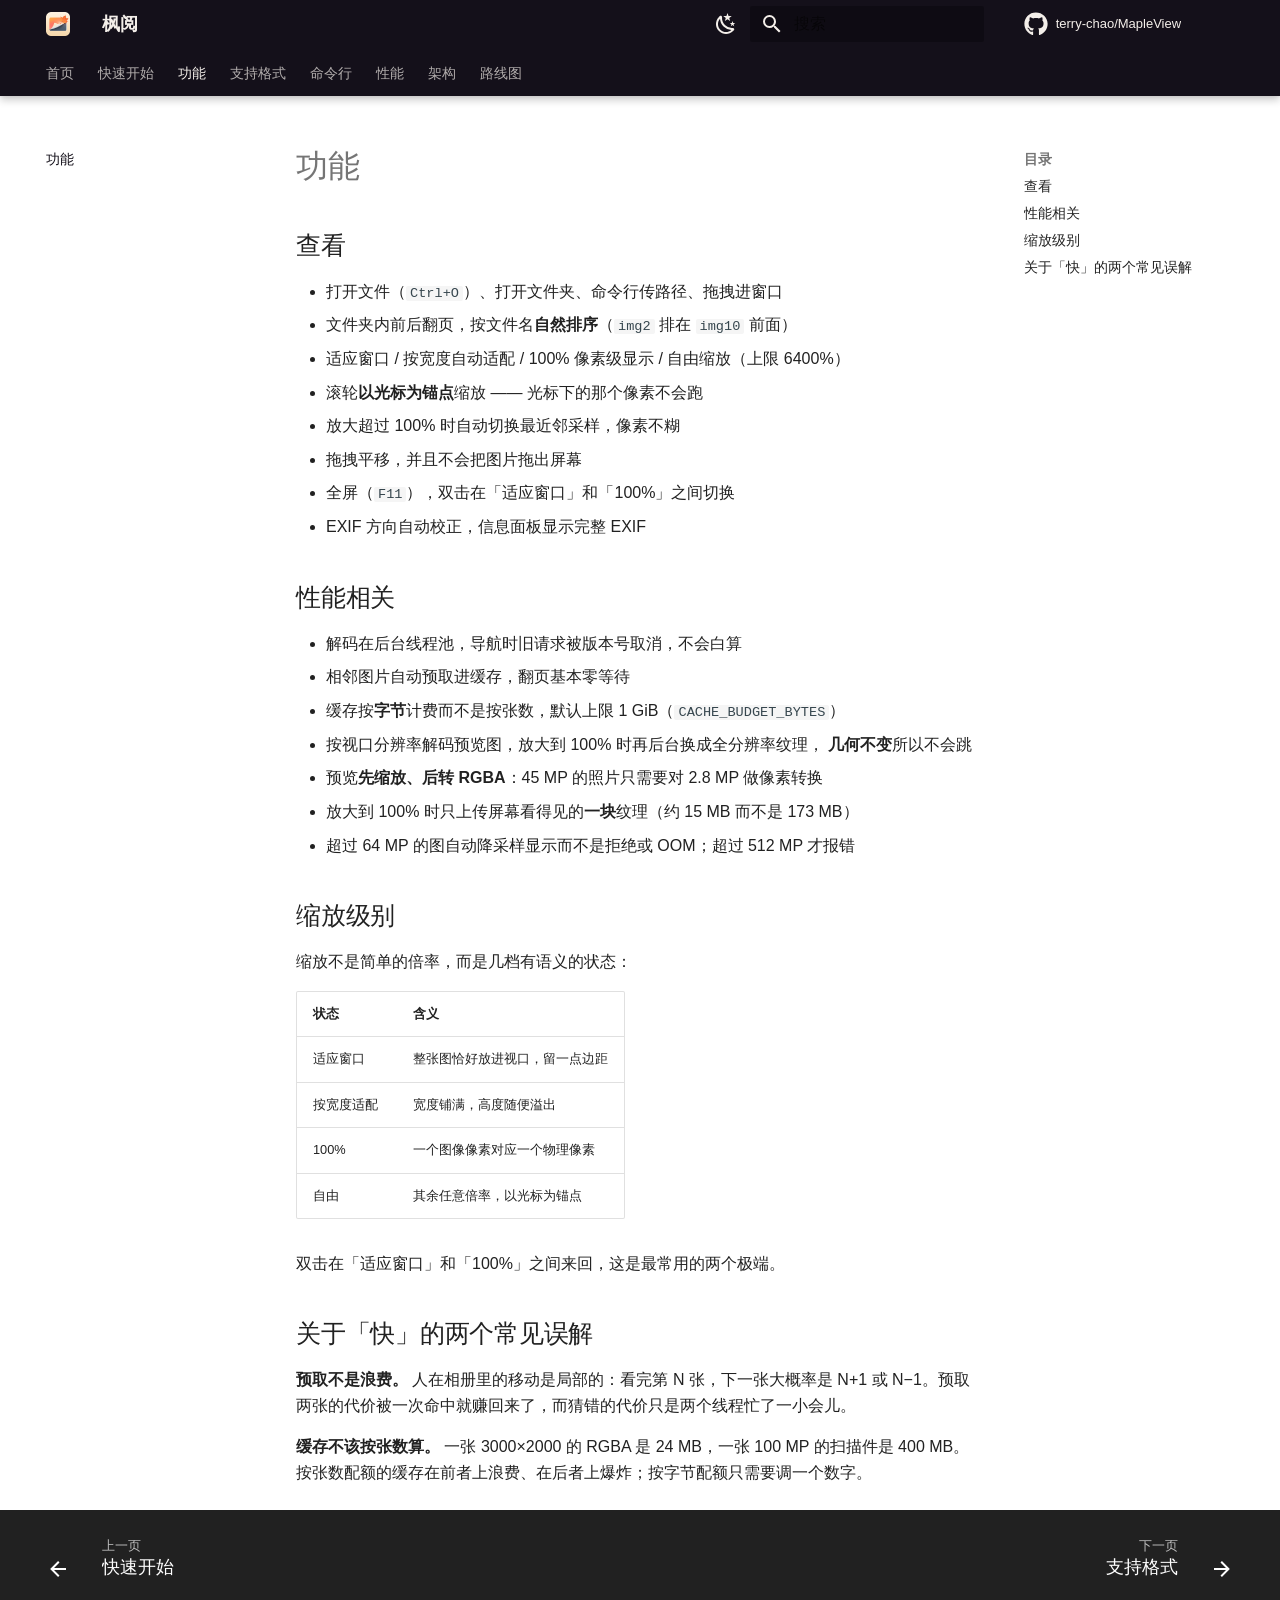
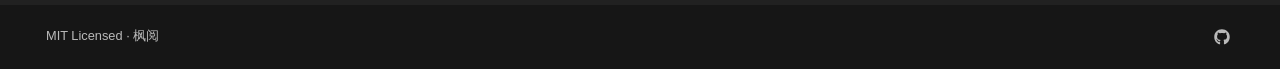
<file: features/index.html>
<!doctype html>
<html lang="zh" class="no-js">
  <head>
    
      <meta charset="utf-8">
      <meta name="viewport" content="width=device-width,initial-scale=1">
      
        <meta name="description" content="快如闪电的图片预览 —— 一个用 Rust 写的桌面图片查看器，20+ 格式、GPU 渲染、翻页零等待。">
      
      
        <meta name="author" content="terry-chao">
      
      
        <link rel="canonical" href="https://terry-chao.github.io/MapleView/features/">
      
      
        <link rel="prev" href="../start/">
      
      
        <link rel="next" href="../formats/">
      
      
        
      
      
      <link rel="icon" href="../assets/brand/favicon.ico">
      <meta name="generator" content="mkdocs-1.6.1, mkdocs-material-9.7.7">
    
    
      
        <title>功能 - 枫阅</title>
      
    
    
      <link rel="stylesheet" href="../assets/stylesheets/main.ec1eaa64.min.css">
      
        
        <link rel="stylesheet" href="../assets/stylesheets/palette.ab4e12ef.min.css">
      
      


    
    
      
    
    
      
    
    
      <link rel="stylesheet" href="../assets/stylesheets/mapleview.css">
    
    <script>__md_scope=new URL("..",location),__md_hash=e=>[...e].reduce(((e,_)=>(e<<5)-e+_.charCodeAt(0)),0),__md_get=(e,_=localStorage,t=__md_scope)=>JSON.parse(_.getItem(t.pathname+"."+e)),__md_set=(e,_,t=localStorage,a=__md_scope)=>{try{t.setItem(a.pathname+"."+e,JSON.stringify(_))}catch(e){}}</script>
    
      

    
    
  
  <meta property="og:type" content="website">
  <meta property="og:site_name" content="枫阅">
  <meta property="og:title" content="功能 — 枫阅">
  <meta property="og:description" content="快如闪电的图片预览 —— 一个用 Rust 写的桌面图片查看器，20+ 格式、GPU 渲染、翻页零等待。">
  <meta property="og:image" content="https://terry-chao.github.io/MapleView/assets/brand/social-card.jpg">
  <meta property="og:url" content="https://terry-chao.github.io/MapleView/features/">
  <meta name="twitter:card" content="summary_large_image">
  <meta name="twitter:image" content="https://terry-chao.github.io/MapleView/assets/brand/social-card.jpg">

  </head>
  
  
    
    
      
    
    
    
    
    <body dir="ltr" data-md-color-scheme="slate" data-md-color-primary="custom" data-md-color-accent="custom">
  
    
    <input class="md-toggle" data-md-toggle="drawer" type="checkbox" id="__drawer" autocomplete="off">
    <input class="md-toggle" data-md-toggle="search" type="checkbox" id="__search" autocomplete="off">
    <label class="md-overlay" for="__drawer"></label>
    <div data-md-component="skip">
      
        
        <a href="#_1" class="md-skip">
          跳转至
        </a>
      
    </div>
    <div data-md-component="announce">
      
    </div>
    
    
      

  

<header class="md-header md-header--shadow md-header--lifted" data-md-component="header">
  <nav class="md-header__inner md-grid" aria-label="页眉">
    <a href=".." title="枫阅" class="md-header__button md-logo" aria-label="枫阅" data-md-component="logo">
      
  <img src="../assets/brand/icon-180.png" alt="logo">

    </a>
    <label class="md-header__button md-icon" for="__drawer">
      
      <svg xmlns="http://www.w3.org/2000/svg" viewBox="0 0 24 24"><path d="M3 6h18v2H3zm0 5h18v2H3zm0 5h18v2H3z"/></svg>
    </label>
    <div class="md-header__title" data-md-component="header-title">
      <div class="md-header__ellipsis">
        <div class="md-header__topic">
          <span class="md-ellipsis">
            枫阅
          </span>
        </div>
        <div class="md-header__topic" data-md-component="header-topic">
          <span class="md-ellipsis">
            
              功能
            
          </span>
        </div>
      </div>
    </div>
    
      
        <form class="md-header__option" data-md-component="palette">
  
    
    
    
    <input class="md-option" data-md-color-media="(prefers-color-scheme: dark)" data-md-color-scheme="slate" data-md-color-primary="custom" data-md-color-accent="custom"  aria-label="切换到浅色主题"  type="radio" name="__palette" id="__palette_0">
    
      <label class="md-header__button md-icon" title="切换到浅色主题" for="__palette_1" hidden>
        <svg xmlns="http://www.w3.org/2000/svg" viewBox="0 0 24 24"><path d="M12 7a5 5 0 0 1 5 5 5 5 0 0 1-5 5 5 5 0 0 1-5-5 5 5 0 0 1 5-5m0 2a3 3 0 0 0-3 3 3 3 0 0 0 3 3 3 3 0 0 0 3-3 3 3 0 0 0-3-3m0-7 2.39 3.42C13.65 5.15 12.84 5 12 5s-1.65.15-2.39.42zM3.34 7l4.16-.35A7.2 7.2 0 0 0 5.94 8.5c-.44.74-.69 1.5-.83 2.29zm.02 10 1.76-3.77a7.131 7.131 0 0 0 2.38 4.14zM20.65 7l-1.77 3.79a7.02 7.02 0 0 0-2.38-4.15zm-.01 10-4.14.36c.59-.51 1.12-1.14 1.54-1.86.42-.73.69-1.5.83-2.29zM12 22l-2.41-3.44c.74.27 1.55.44 2.41.44.82 0 1.63-.17 2.37-.44z"/></svg>
      </label>
    
  
    
    
    
    <input class="md-option" data-md-color-media="(prefers-color-scheme: light)" data-md-color-scheme="default" data-md-color-primary="custom" data-md-color-accent="custom"  aria-label="切换到深色主题"  type="radio" name="__palette" id="__palette_1">
    
      <label class="md-header__button md-icon" title="切换到深色主题" for="__palette_0" hidden>
        <svg xmlns="http://www.w3.org/2000/svg" viewBox="0 0 24 24"><path d="m17.75 4.09-2.53 1.94.91 3.06-2.63-1.81-2.63 1.81.91-3.06-2.53-1.94L12.44 4l1.06-3 1.06 3zm3.5 6.91-1.64 1.25.59 1.98-1.7-1.17-1.7 1.17.59-1.98L15.75 11l2.06-.05L18.5 9l.69 1.95zm-2.28 4.95c.83-.08 1.72 1.1 1.19 1.85-.32.45-.66.87-1.08 1.27C15.17 23 8.84 23 4.94 19.07c-3.91-3.9-3.91-10.24 0-14.14.4-.4.82-.76 1.27-1.08.75-.53 1.93.36 1.85 1.19-.27 2.86.69 5.83 2.89 8.02a9.96 9.96 0 0 0 8.02 2.89m-1.64 2.02a12.08 12.08 0 0 1-7.8-3.47c-2.17-2.19-3.33-5-3.49-7.82-2.81 3.14-2.7 7.96.31 10.98 3.02 3.01 7.84 3.12 10.98.31"/></svg>
      </label>
    
  
</form>
      
    
    
      <script>var palette=__md_get("__palette");if(palette&&palette.color){if("(prefers-color-scheme)"===palette.color.media){var media=matchMedia("(prefers-color-scheme: light)"),input=document.querySelector(media.matches?"[data-md-color-media='(prefers-color-scheme: light)']":"[data-md-color-media='(prefers-color-scheme: dark)']");palette.color.media=input.getAttribute("data-md-color-media"),palette.color.scheme=input.getAttribute("data-md-color-scheme"),palette.color.primary=input.getAttribute("data-md-color-primary"),palette.color.accent=input.getAttribute("data-md-color-accent")}for(var[key,value]of Object.entries(palette.color))document.body.setAttribute("data-md-color-"+key,value)}</script>
    
    
    
      
      
        <label class="md-header__button md-icon" for="__search">
          
          <svg xmlns="http://www.w3.org/2000/svg" viewBox="0 0 24 24"><path d="M9.5 3A6.5 6.5 0 0 1 16 9.5c0 1.61-.59 3.09-1.56 4.23l.27.27h.79l5 5-1.5 1.5-5-5v-.79l-.27-.27A6.52 6.52 0 0 1 9.5 16 6.5 6.5 0 0 1 3 9.5 6.5 6.5 0 0 1 9.5 3m0 2C7 5 5 7 5 9.5S7 14 9.5 14 14 12 14 9.5 12 5 9.5 5"/></svg>
        </label>
        <div class="md-search" data-md-component="search" role="dialog">
  <label class="md-search__overlay" for="__search"></label>
  <div class="md-search__inner" role="search">
    <form class="md-search__form" name="search">
      <input type="text" class="md-search__input" name="query" aria-label="搜索" placeholder="搜索" autocapitalize="off" autocorrect="off" autocomplete="off" spellcheck="false" data-md-component="search-query" required>
      <label class="md-search__icon md-icon" for="__search">
        
        <svg xmlns="http://www.w3.org/2000/svg" viewBox="0 0 24 24"><path d="M9.5 3A6.5 6.5 0 0 1 16 9.5c0 1.61-.59 3.09-1.56 4.23l.27.27h.79l5 5-1.5 1.5-5-5v-.79l-.27-.27A6.52 6.52 0 0 1 9.5 16 6.5 6.5 0 0 1 3 9.5 6.5 6.5 0 0 1 9.5 3m0 2C7 5 5 7 5 9.5S7 14 9.5 14 14 12 14 9.5 12 5 9.5 5"/></svg>
        
        <svg xmlns="http://www.w3.org/2000/svg" viewBox="0 0 24 24"><path d="M20 11v2H8l5.5 5.5-1.42 1.42L4.16 12l7.92-7.92L13.5 5.5 8 11z"/></svg>
      </label>
      <nav class="md-search__options" aria-label="查找">
        
        <button type="reset" class="md-search__icon md-icon" title="清空当前内容" aria-label="清空当前内容" tabindex="-1">
          
          <svg xmlns="http://www.w3.org/2000/svg" viewBox="0 0 24 24"><path d="M19 6.41 17.59 5 12 10.59 6.41 5 5 6.41 10.59 12 5 17.59 6.41 19 12 13.41 17.59 19 19 17.59 13.41 12z"/></svg>
        </button>
      </nav>
      
        <div class="md-search__suggest" data-md-component="search-suggest"></div>
      
    </form>
    <div class="md-search__output">
      <div class="md-search__scrollwrap" tabindex="0" data-md-scrollfix>
        <div class="md-search-result" data-md-component="search-result">
          <div class="md-search-result__meta">
            正在初始化搜索引擎
          </div>
          <ol class="md-search-result__list" role="presentation"></ol>
        </div>
      </div>
    </div>
  </div>
</div>
      
    
    
      <div class="md-header__source">
        <a href="https://github.com/terry-chao/MapleView" title="前往仓库" class="md-source" data-md-component="source">
  <div class="md-source__icon md-icon">
    
    <svg xmlns="http://www.w3.org/2000/svg" viewBox="0 0 512 512"><!--! Font Awesome Free 7.1.0 by @fontawesome - https://fontawesome.com License - https://fontawesome.com/license/free (Icons: CC BY 4.0, Fonts: SIL OFL 1.1, Code: MIT License) Copyright 2025 Fonticons, Inc.--><path d="M173.9 397.4c0 2-2.3 3.6-5.2 3.6-3.3.3-5.6-1.3-5.6-3.6 0-2 2.3-3.6 5.2-3.6 3-.3 5.6 1.3 5.6 3.6m-31.1-4.5c-.7 2 1.3 4.3 4.3 4.9 2.6 1 5.6 0 6.2-2s-1.3-4.3-4.3-5.2c-2.6-.7-5.5.3-6.2 2.3m44.2-1.7c-2.9.7-4.9 2.6-4.6 4.9.3 2 2.9 3.3 5.9 2.6 2.9-.7 4.9-2.6 4.6-4.6-.3-1.9-3-3.2-5.9-2.9M252.8 8C114.1 8 8 113.3 8 252c0 110.9 69.8 205.8 169.5 239.2 12.8 2.3 17.3-5.6 17.3-12.1 0-6.2-.3-40.4-.3-61.4 0 0-70 15-84.7-29.8 0 0-11.4-29.1-27.8-36.6 0 0-22.9-15.7 1.6-15.4 0 0 24.9 2 38.6 25.8 21.9 38.6 58.6 27.5 72.9 20.9 2.3-16 8.8-27.1 16-33.7-55.9-6.2-112.3-14.3-112.3-110.5 0-27.5 7.6-41.3 23.6-58.9-2.6-6.5-11.1-33.3 2.6-67.9 20.9-6.5 69 27 69 27 20-5.6 41.5-8.5 62.8-8.5s42.8 2.9 62.8 8.5c0 0 48.1-33.6 69-27 13.7 34.7 5.2 61.4 2.6 67.9 16 17.7 25.8 31.5 25.8 58.9 0 96.5-58.9 104.2-114.8 110.5 9.2 7.9 17 22.9 17 46.4 0 33.7-.3 75.4-.3 83.6 0 6.5 4.6 14.4 17.3 12.1C436.2 457.8 504 362.9 504 252 504 113.3 391.5 8 252.8 8M105.2 352.9c-1.3 1-1 3.3.7 5.2 1.6 1.6 3.9 2.3 5.2 1 1.3-1 1-3.3-.7-5.2-1.6-1.6-3.9-2.3-5.2-1m-10.8-8.1c-.7 1.3.3 2.9 2.3 3.9 1.6 1 3.6.7 4.3-.7.7-1.3-.3-2.9-2.3-3.9-2-.6-3.6-.3-4.3.7m32.4 35.6c-1.6 1.3-1 4.3 1.3 6.2 2.3 2.3 5.2 2.6 6.5 1 1.3-1.3.7-4.3-1.3-6.2-2.2-2.3-5.2-2.6-6.5-1m-11.4-14.7c-1.6 1-1.6 3.6 0 5.9s4.3 3.3 5.6 2.3c1.6-1.3 1.6-3.9 0-6.2-1.4-2.3-4-3.3-5.6-2"/></svg>
  </div>
  <div class="md-source__repository">
    terry-chao/MapleView
  </div>
</a>
      </div>
    
  </nav>
  
    
      
<nav class="md-tabs" aria-label="标签" data-md-component="tabs">
  <div class="md-grid">
    <ul class="md-tabs__list">
      
        
  
  
  
  
    <li class="md-tabs__item">
      <a href=".." class="md-tabs__link">
        
  
  
    
  
  首页

      </a>
    </li>
  

      
        
  
  
  
  
    <li class="md-tabs__item">
      <a href="../start/" class="md-tabs__link">
        
  
  
    
  
  快速开始

      </a>
    </li>
  

      
        
  
  
  
    
  
  
    <li class="md-tabs__item md-tabs__item--active">
      <a href="./" class="md-tabs__link">
        
  
  
    
  
  功能

      </a>
    </li>
  

      
        
  
  
  
  
    <li class="md-tabs__item">
      <a href="../formats/" class="md-tabs__link">
        
  
  
    
  
  支持格式

      </a>
    </li>
  

      
        
  
  
  
  
    <li class="md-tabs__item">
      <a href="../cli/" class="md-tabs__link">
        
  
  
    
  
  命令行

      </a>
    </li>
  

      
        
  
  
  
  
    <li class="md-tabs__item">
      <a href="../performance/" class="md-tabs__link">
        
  
  
    
  
  性能

      </a>
    </li>
  

      
        
  
  
  
  
    <li class="md-tabs__item">
      <a href="../architecture/" class="md-tabs__link">
        
  
  
    
  
  架构

      </a>
    </li>
  

      
        
  
  
  
  
    <li class="md-tabs__item">
      <a href="../roadmap/" class="md-tabs__link">
        
  
  
    
  
  路线图

      </a>
    </li>
  

      
    </ul>
  </div>
</nav>
    
  
</header>
    
    <div class="md-container" data-md-component="container">
      
  

      
        
      
      <main class="md-main" data-md-component="main">
        <div class="md-main__inner md-grid">
          
            
              
              <div class="md-sidebar md-sidebar--primary" data-md-component="sidebar" data-md-type="navigation" >
                <div class="md-sidebar__scrollwrap">
                  <div class="md-sidebar__inner">
                    


  


<nav class="md-nav md-nav--primary md-nav--lifted" aria-label="导航栏" data-md-level="0">
  <label class="md-nav__title" for="__drawer">
    <a href=".." title="枫阅" class="md-nav__button md-logo" aria-label="枫阅" data-md-component="logo">
      
  <img src="../assets/brand/icon-180.png" alt="logo">

    </a>
    枫阅
  </label>
  
    <div class="md-nav__source">
      <a href="https://github.com/terry-chao/MapleView" title="前往仓库" class="md-source" data-md-component="source">
  <div class="md-source__icon md-icon">
    
    <svg xmlns="http://www.w3.org/2000/svg" viewBox="0 0 512 512"><!--! Font Awesome Free 7.1.0 by @fontawesome - https://fontawesome.com License - https://fontawesome.com/license/free (Icons: CC BY 4.0, Fonts: SIL OFL 1.1, Code: MIT License) Copyright 2025 Fonticons, Inc.--><path d="M173.9 397.4c0 2-2.3 3.6-5.2 3.6-3.3.3-5.6-1.3-5.6-3.6 0-2 2.3-3.6 5.2-3.6 3-.3 5.6 1.3 5.6 3.6m-31.1-4.5c-.7 2 1.3 4.3 4.3 4.9 2.6 1 5.6 0 6.2-2s-1.3-4.3-4.3-5.2c-2.6-.7-5.5.3-6.2 2.3m44.2-1.7c-2.9.7-4.9 2.6-4.6 4.9.3 2 2.9 3.3 5.9 2.6 2.9-.7 4.9-2.6 4.6-4.6-.3-1.9-3-3.2-5.9-2.9M252.8 8C114.1 8 8 113.3 8 252c0 110.9 69.8 205.8 169.5 239.2 12.8 2.3 17.3-5.6 17.3-12.1 0-6.2-.3-40.4-.3-61.4 0 0-70 15-84.7-29.8 0 0-11.4-29.1-27.8-36.6 0 0-22.9-15.7 1.6-15.4 0 0 24.9 2 38.6 25.8 21.9 38.6 58.6 27.5 72.9 20.9 2.3-16 8.8-27.1 16-33.7-55.9-6.2-112.3-14.3-112.3-110.5 0-27.5 7.6-41.3 23.6-58.9-2.6-6.5-11.1-33.3 2.6-67.9 20.9-6.5 69 27 69 27 20-5.6 41.5-8.5 62.8-8.5s42.8 2.9 62.8 8.5c0 0 48.1-33.6 69-27 13.7 34.7 5.2 61.4 2.6 67.9 16 17.7 25.8 31.5 25.8 58.9 0 96.5-58.9 104.2-114.8 110.5 9.2 7.9 17 22.9 17 46.4 0 33.7-.3 75.4-.3 83.6 0 6.5 4.6 14.4 17.3 12.1C436.2 457.8 504 362.9 504 252 504 113.3 391.5 8 252.8 8M105.2 352.9c-1.3 1-1 3.3.7 5.2 1.6 1.6 3.9 2.3 5.2 1 1.3-1 1-3.3-.7-5.2-1.6-1.6-3.9-2.3-5.2-1m-10.8-8.1c-.7 1.3.3 2.9 2.3 3.9 1.6 1 3.6.7 4.3-.7.7-1.3-.3-2.9-2.3-3.9-2-.6-3.6-.3-4.3.7m32.4 35.6c-1.6 1.3-1 4.3 1.3 6.2 2.3 2.3 5.2 2.6 6.5 1 1.3-1.3.7-4.3-1.3-6.2-2.2-2.3-5.2-2.6-6.5-1m-11.4-14.7c-1.6 1-1.6 3.6 0 5.9s4.3 3.3 5.6 2.3c1.6-1.3 1.6-3.9 0-6.2-1.4-2.3-4-3.3-5.6-2"/></svg>
  </div>
  <div class="md-source__repository">
    terry-chao/MapleView
  </div>
</a>
    </div>
  
  <ul class="md-nav__list" data-md-scrollfix>
    
      
      
  
  
  
  
    <li class="md-nav__item">
      <a href=".." class="md-nav__link">
        
  
  
  <span class="md-ellipsis">
    
  
    首页
  

    
  </span>
  
  

      </a>
    </li>
  

    
      
      
  
  
  
  
    <li class="md-nav__item">
      <a href="../start/" class="md-nav__link">
        
  
  
  <span class="md-ellipsis">
    
  
    快速开始
  

    
  </span>
  
  

      </a>
    </li>
  

    
      
      
  
  
    
  
  
  
    <li class="md-nav__item md-nav__item--active">
      
      <input class="md-nav__toggle md-toggle" type="checkbox" id="__toc">
      
      
        
      
      
        <label class="md-nav__link md-nav__link--active" for="__toc">
          
  
  
  <span class="md-ellipsis">
    
  
    功能
  

    
  </span>
  
  

          <span class="md-nav__icon md-icon"></span>
        </label>
      
      <a href="./" class="md-nav__link md-nav__link--active">
        
  
  
  <span class="md-ellipsis">
    
  
    功能
  

    
  </span>
  
  

      </a>
      
        

<nav class="md-nav md-nav--secondary" aria-label="目录">
  
  
  
    
  
  
    <label class="md-nav__title" for="__toc">
      <span class="md-nav__icon md-icon"></span>
      目录
    </label>
    <ul class="md-nav__list" data-md-component="toc" data-md-scrollfix>
      
        <li class="md-nav__item">
  <a href="#_2" class="md-nav__link">
    <span class="md-ellipsis">
      
        查看
      
    </span>
  </a>
  
</li>
      
        <li class="md-nav__item">
  <a href="#_3" class="md-nav__link">
    <span class="md-ellipsis">
      
        性能相关
      
    </span>
  </a>
  
</li>
      
        <li class="md-nav__item">
  <a href="#_4" class="md-nav__link">
    <span class="md-ellipsis">
      
        缩放级别
      
    </span>
  </a>
  
</li>
      
        <li class="md-nav__item">
  <a href="#_5" class="md-nav__link">
    <span class="md-ellipsis">
      
        关于「快」的两个常见误解
      
    </span>
  </a>
  
</li>
      
    </ul>
  
</nav>
      
    </li>
  

    
      
      
  
  
  
  
    <li class="md-nav__item">
      <a href="../formats/" class="md-nav__link">
        
  
  
  <span class="md-ellipsis">
    
  
    支持格式
  

    
  </span>
  
  

      </a>
    </li>
  

    
      
      
  
  
  
  
    <li class="md-nav__item">
      <a href="../cli/" class="md-nav__link">
        
  
  
  <span class="md-ellipsis">
    
  
    命令行
  

    
  </span>
  
  

      </a>
    </li>
  

    
      
      
  
  
  
  
    <li class="md-nav__item">
      <a href="../performance/" class="md-nav__link">
        
  
  
  <span class="md-ellipsis">
    
  
    性能
  

    
  </span>
  
  

      </a>
    </li>
  

    
      
      
  
  
  
  
    <li class="md-nav__item">
      <a href="../architecture/" class="md-nav__link">
        
  
  
  <span class="md-ellipsis">
    
  
    架构
  

    
  </span>
  
  

      </a>
    </li>
  

    
      
      
  
  
  
  
    <li class="md-nav__item">
      <a href="../roadmap/" class="md-nav__link">
        
  
  
  <span class="md-ellipsis">
    
  
    路线图
  

    
  </span>
  
  

      </a>
    </li>
  

    
  </ul>
</nav>
                  </div>
                </div>
              </div>
            
            
              
              <div class="md-sidebar md-sidebar--secondary" data-md-component="sidebar" data-md-type="toc" >
                <div class="md-sidebar__scrollwrap">
                  <div class="md-sidebar__inner">
                    

<nav class="md-nav md-nav--secondary" aria-label="目录">
  
  
  
    
  
  
    <label class="md-nav__title" for="__toc">
      <span class="md-nav__icon md-icon"></span>
      目录
    </label>
    <ul class="md-nav__list" data-md-component="toc" data-md-scrollfix>
      
        <li class="md-nav__item">
  <a href="#_2" class="md-nav__link">
    <span class="md-ellipsis">
      
        查看
      
    </span>
  </a>
  
</li>
      
        <li class="md-nav__item">
  <a href="#_3" class="md-nav__link">
    <span class="md-ellipsis">
      
        性能相关
      
    </span>
  </a>
  
</li>
      
        <li class="md-nav__item">
  <a href="#_4" class="md-nav__link">
    <span class="md-ellipsis">
      
        缩放级别
      
    </span>
  </a>
  
</li>
      
        <li class="md-nav__item">
  <a href="#_5" class="md-nav__link">
    <span class="md-ellipsis">
      
        关于「快」的两个常见误解
      
    </span>
  </a>
  
</li>
      
    </ul>
  
</nav>
                  </div>
                </div>
              </div>
            
          
          
            <div class="md-content" data-md-component="content">
              
              <article class="md-content__inner md-typeset">
                
  
    
                  



<h1 id="_1">功能<a class="headerlink" href="#_1" title="Permanent link">&para;</a></h1>
<h2 id="_2">查看<a class="headerlink" href="#_2" title="Permanent link">&para;</a></h2>
<ul>
<li>打开文件（<code>Ctrl+O</code>）、打开文件夹、命令行传路径、拖拽进窗口</li>
<li>文件夹内前后翻页，按文件名<strong>自然排序</strong>（<code>img2</code> 排在 <code>img10</code> 前面）</li>
<li>适应窗口 / 按宽度自动适配 / 100% 像素级显示 / 自由缩放（上限 6400%）</li>
<li>滚轮<strong>以光标为锚点</strong>缩放 —— 光标下的那个像素不会跑</li>
<li>放大超过 100% 时自动切换最近邻采样，像素不糊</li>
<li>拖拽平移，并且不会把图片拖出屏幕</li>
<li>全屏（<code>F11</code>），双击在「适应窗口」和「100%」之间切换</li>
<li>EXIF 方向自动校正，信息面板显示完整 EXIF</li>
</ul>
<h2 id="_3">性能相关<a class="headerlink" href="#_3" title="Permanent link">&para;</a></h2>
<ul>
<li>解码在后台线程池，导航时旧请求被版本号取消，不会白算</li>
<li>相邻图片自动预取进缓存，翻页基本零等待</li>
<li>缓存按<strong>字节</strong>计费而不是按张数，默认上限 1 GiB（<code>CACHE_BUDGET_BYTES</code>）</li>
<li>按视口分辨率解码预览图，放大到 100% 时再后台换成全分辨率纹理，
  <strong>几何不变</strong>所以不会跳</li>
<li>预览<strong>先缩放、后转 RGBA</strong>：45 MP 的照片只需要对 2.8 MP 做像素转换</li>
<li>放大到 100% 时只上传屏幕看得见的<strong>一块</strong>纹理（约 15 MB 而不是 173 MB）</li>
<li>超过 64 MP 的图自动降采样显示而不是拒绝或 OOM；超过 512 MP 才报错</li>
</ul>
<h2 id="_4">缩放级别<a class="headerlink" href="#_4" title="Permanent link">&para;</a></h2>
<p>缩放不是简单的倍率，而是几档有语义的状态：</p>
<table>
<thead>
<tr>
<th>状态</th>
<th>含义</th>
</tr>
</thead>
<tbody>
<tr>
<td>适应窗口</td>
<td>整张图恰好放进视口，留一点边距</td>
</tr>
<tr>
<td>按宽度适配</td>
<td>宽度铺满，高度随便溢出</td>
</tr>
<tr>
<td>100%</td>
<td>一个图像像素对应一个物理像素</td>
</tr>
<tr>
<td>自由</td>
<td>其余任意倍率，以光标为锚点</td>
</tr>
</tbody>
</table>
<p>双击在「适应窗口」和「100%」之间来回，这是最常用的两个极端。</p>
<h2 id="_5">关于「快」的两个常见误解<a class="headerlink" href="#_5" title="Permanent link">&para;</a></h2>
<p><strong>预取不是浪费。</strong> 人在相册里的移动是局部的：看完第 N 张，下一张大概率是 N+1 或
N−1。预取两张的代价被一次命中就赚回来了，而猜错的代价只是两个线程忙了一小会儿。</p>
<p><strong>缓存不该按张数算。</strong> 一张 3000×2000 的 RGBA 是 24 MB，一张 100 MP 的扫描件是
400 MB。按张数配额的缓存在前者上浪费、在后者上爆炸；按字节配额只需要调一个数字。</p>












                
  

              </article>
            </div>
          
          
  <script>var tabs=__md_get("__tabs");if(Array.isArray(tabs))e:for(var set of document.querySelectorAll(".tabbed-set")){var labels=set.querySelector(".tabbed-labels");for(var tab of tabs)for(var label of labels.getElementsByTagName("label"))if(label.innerText.trim()===tab){var input=document.getElementById(label.htmlFor);input.checked=!0;continue e}}</script>

<script>var target=document.getElementById(location.hash.slice(1));target&&target.name&&(target.checked=target.name.startsWith("__tabbed_"))</script>
        </div>
        
          <button type="button" class="md-top md-icon" data-md-component="top" hidden>
  
  <svg xmlns="http://www.w3.org/2000/svg" viewBox="0 0 24 24"><path d="M13 20h-2V8l-5.5 5.5-1.42-1.42L12 4.16l7.92 7.92-1.42 1.42L13 8z"/></svg>
  回到页面顶部
</button>
        
      </main>
      
        <footer class="md-footer">
  
    
      
      <nav class="md-footer__inner md-grid" aria-label="页脚" >
        
          
          <a href="../start/" class="md-footer__link md-footer__link--prev" aria-label="上一页: 快速开始">
            <div class="md-footer__button md-icon">
              
              <svg xmlns="http://www.w3.org/2000/svg" viewBox="0 0 24 24"><path d="M20 11v2H8l5.5 5.5-1.42 1.42L4.16 12l7.92-7.92L13.5 5.5 8 11z"/></svg>
            </div>
            <div class="md-footer__title">
              <span class="md-footer__direction">
                上一页
              </span>
              <div class="md-ellipsis">
                快速开始
              </div>
            </div>
          </a>
        
        
          
          <a href="../formats/" class="md-footer__link md-footer__link--next" aria-label="下一页: 支持格式">
            <div class="md-footer__title">
              <span class="md-footer__direction">
                下一页
              </span>
              <div class="md-ellipsis">
                支持格式
              </div>
            </div>
            <div class="md-footer__button md-icon">
              
              <svg xmlns="http://www.w3.org/2000/svg" viewBox="0 0 24 24"><path d="M4 11v2h12l-5.5 5.5 1.42 1.42L19.84 12l-7.92-7.92L10.5 5.5 16 11z"/></svg>
            </div>
          </a>
        
      </nav>
    
  
  <div class="md-footer-meta md-typeset">
    <div class="md-footer-meta__inner md-grid">
      <div class="md-copyright">
  
    <div class="md-copyright__highlight">
      MIT Licensed · 枫阅
    </div>
  
  
</div>
      
        
<div class="md-social">
  
    
    
    
    
    <a href="https://github.com/terry-chao/MapleView" target="_blank" rel="noopener" title="在 GitHub 上查看源码" class="md-social__link">
      <svg xmlns="http://www.w3.org/2000/svg" viewBox="0 0 512 512"><!--! Font Awesome Free 7.1.0 by @fontawesome - https://fontawesome.com License - https://fontawesome.com/license/free (Icons: CC BY 4.0, Fonts: SIL OFL 1.1, Code: MIT License) Copyright 2025 Fonticons, Inc.--><path d="M173.9 397.4c0 2-2.3 3.6-5.2 3.6-3.3.3-5.6-1.3-5.6-3.6 0-2 2.3-3.6 5.2-3.6 3-.3 5.6 1.3 5.6 3.6m-31.1-4.5c-.7 2 1.3 4.3 4.3 4.9 2.6 1 5.6 0 6.2-2s-1.3-4.3-4.3-5.2c-2.6-.7-5.5.3-6.2 2.3m44.2-1.7c-2.9.7-4.9 2.6-4.6 4.9.3 2 2.9 3.3 5.9 2.6 2.9-.7 4.9-2.6 4.6-4.6-.3-1.9-3-3.2-5.9-2.9M252.8 8C114.1 8 8 113.3 8 252c0 110.9 69.8 205.8 169.5 239.2 12.8 2.3 17.3-5.6 17.3-12.1 0-6.2-.3-40.4-.3-61.4 0 0-70 15-84.7-29.8 0 0-11.4-29.1-27.8-36.6 0 0-22.9-15.7 1.6-15.4 0 0 24.9 2 38.6 25.8 21.9 38.6 58.6 27.5 72.9 20.9 2.3-16 8.8-27.1 16-33.7-55.9-6.2-112.3-14.3-112.3-110.5 0-27.5 7.6-41.3 23.6-58.9-2.6-6.5-11.1-33.3 2.6-67.9 20.9-6.5 69 27 69 27 20-5.6 41.5-8.5 62.8-8.5s42.8 2.9 62.8 8.5c0 0 48.1-33.6 69-27 13.7 34.7 5.2 61.4 2.6 67.9 16 17.7 25.8 31.5 25.8 58.9 0 96.5-58.9 104.2-114.8 110.5 9.2 7.9 17 22.9 17 46.4 0 33.7-.3 75.4-.3 83.6 0 6.5 4.6 14.4 17.3 12.1C436.2 457.8 504 362.9 504 252 504 113.3 391.5 8 252.8 8M105.2 352.9c-1.3 1-1 3.3.7 5.2 1.6 1.6 3.9 2.3 5.2 1 1.3-1 1-3.3-.7-5.2-1.6-1.6-3.9-2.3-5.2-1m-10.8-8.1c-.7 1.3.3 2.9 2.3 3.9 1.6 1 3.6.7 4.3-.7.7-1.3-.3-2.9-2.3-3.9-2-.6-3.6-.3-4.3.7m32.4 35.6c-1.6 1.3-1 4.3 1.3 6.2 2.3 2.3 5.2 2.6 6.5 1 1.3-1.3.7-4.3-1.3-6.2-2.2-2.3-5.2-2.6-6.5-1m-11.4-14.7c-1.6 1-1.6 3.6 0 5.9s4.3 3.3 5.6 2.3c1.6-1.3 1.6-3.9 0-6.2-1.4-2.3-4-3.3-5.6-2"/></svg>
    </a>
  
</div>
      
    </div>
  </div>
</footer>
      
    </div>
    <div class="md-dialog" data-md-component="dialog">
      <div class="md-dialog__inner md-typeset"></div>
    </div>
    
    
    
      
      
      <script id="__config" type="application/json">{"annotate": null, "base": "..", "features": ["navigation.tabs", "navigation.tabs.sticky", "navigation.top", "navigation.indexes", "navigation.footer", "toc.follow", "search.suggest", "search.highlight", "content.code.copy", "content.tabs.link", "content.tooltips"], "search": "../assets/javascripts/workers/search.2c215733.min.js", "tags": null, "translations": {"clipboard.copied": "\u5df2\u590d\u5236", "clipboard.copy": "\u590d\u5236", "search.result.more.one": "\u5728\u8be5\u9875\u4e0a\u8fd8\u6709 1 \u4e2a\u7b26\u5408\u6761\u4ef6\u7684\u7ed3\u679c", "search.result.more.other": "\u5728\u8be5\u9875\u4e0a\u8fd8\u6709 # \u4e2a\u7b26\u5408\u6761\u4ef6\u7684\u7ed3\u679c", "search.result.none": "\u6ca1\u6709\u627e\u5230\u7b26\u5408\u6761\u4ef6\u7684\u7ed3\u679c", "search.result.one": "\u627e\u5230 1 \u4e2a\u7b26\u5408\u6761\u4ef6\u7684\u7ed3\u679c", "search.result.other": "# \u4e2a\u7b26\u5408\u6761\u4ef6\u7684\u7ed3\u679c", "search.result.placeholder": "\u952e\u5165\u4ee5\u5f00\u59cb\u641c\u7d22", "search.result.term.missing": "\u7f3a\u5c11", "select.version": "\u9009\u62e9\u5f53\u524d\u7248\u672c"}, "version": null}</script>
    
    
      <script src="../assets/javascripts/bundle.d7400e89.min.js"></script>
      
        <script src="../assets/javascripts/demo-corpus.js"></script>
      
        <script src="../assets/javascripts/lightning.js"></script>
      
    
  </body>
</html>
</file>
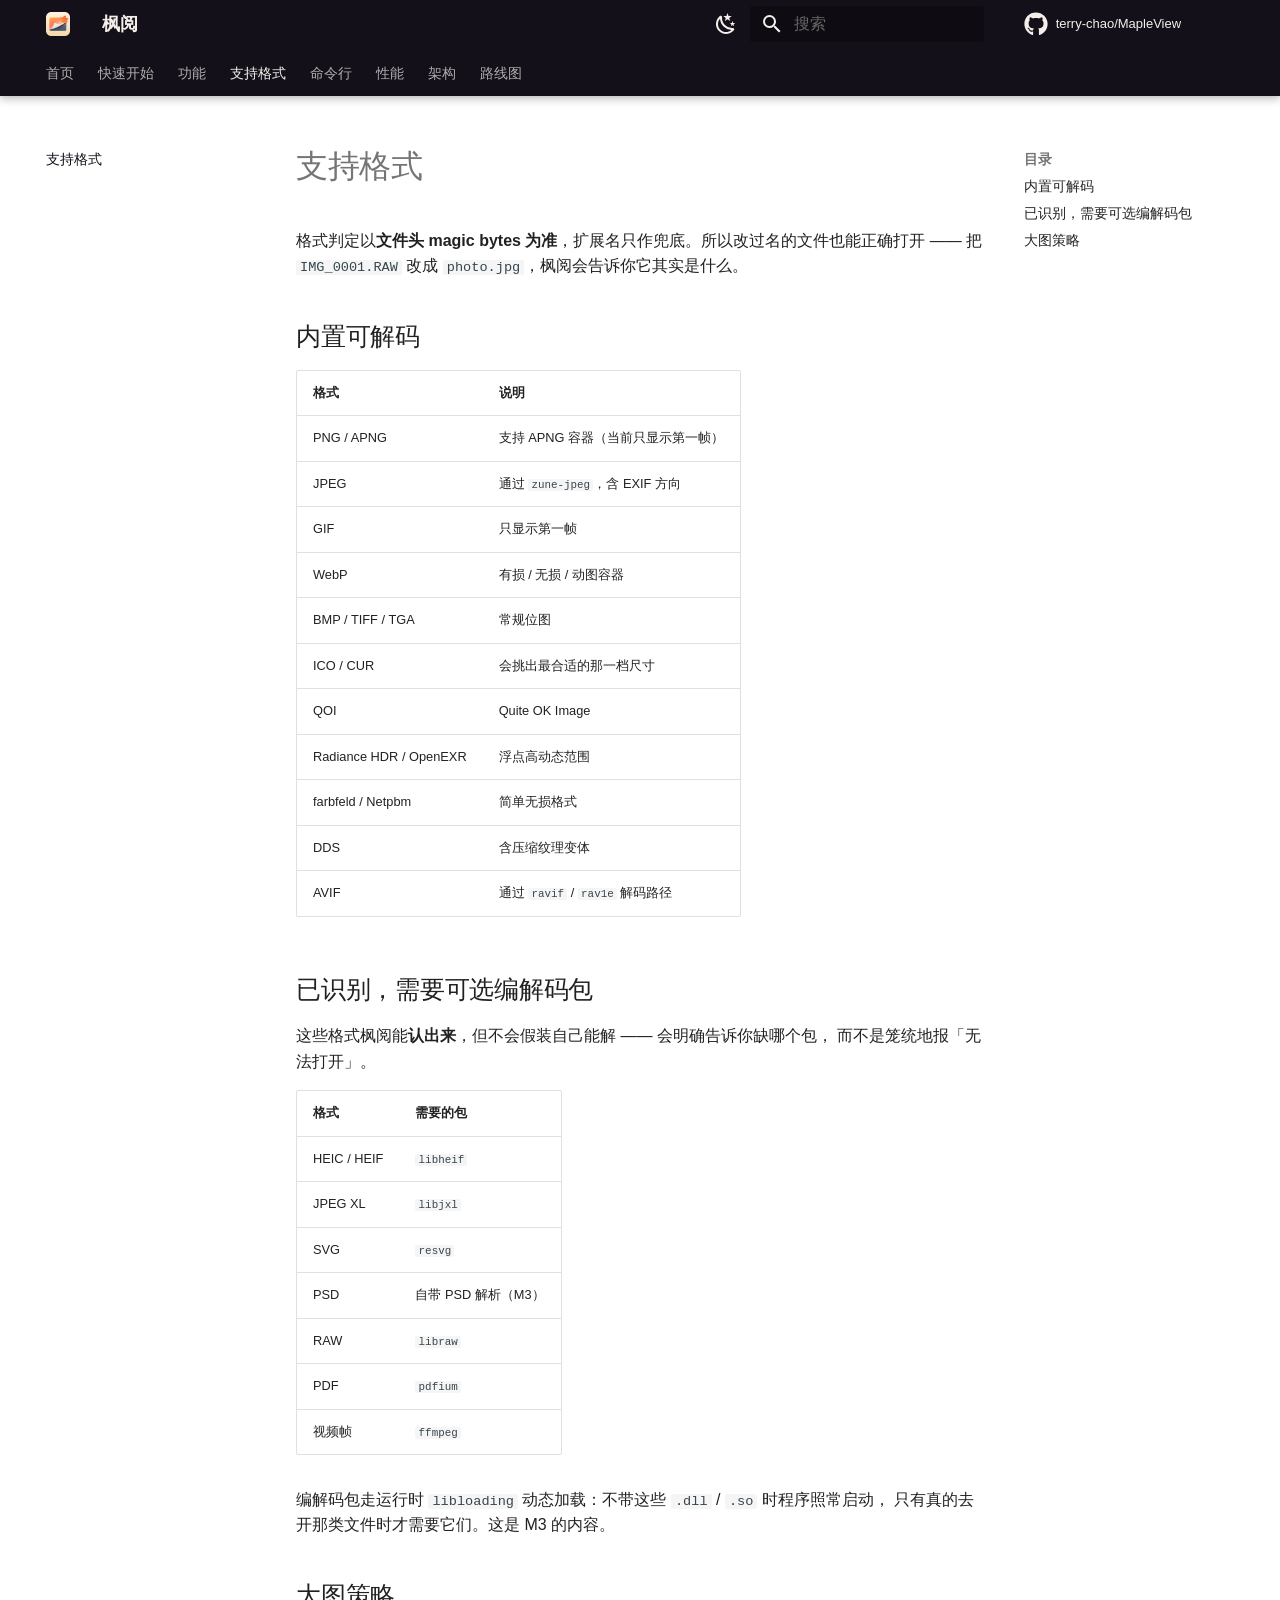
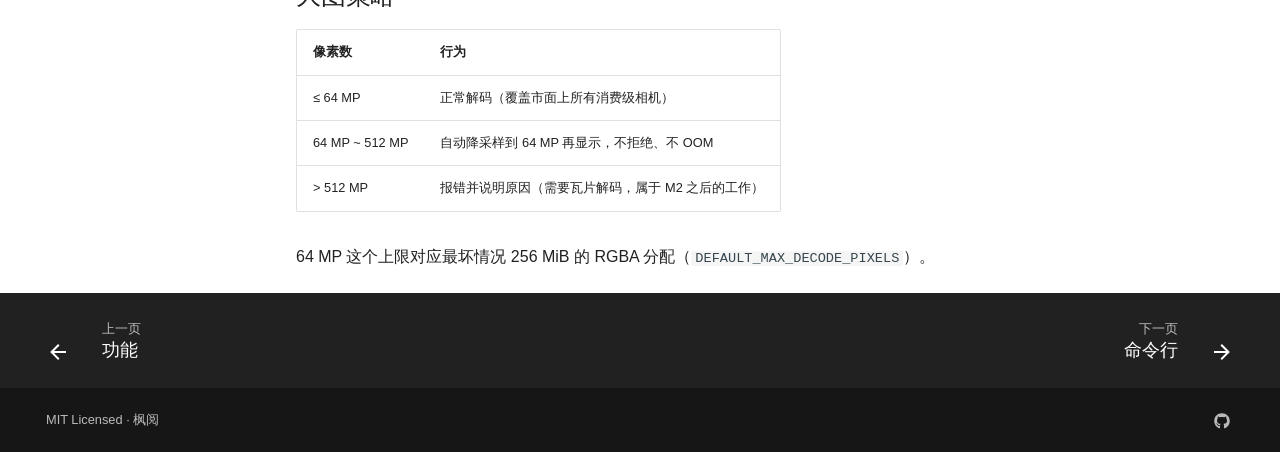
<file: formats/index.html>
<!doctype html>
<html lang="zh" class="no-js">
  <head>
    
      <meta charset="utf-8">
      <meta name="viewport" content="width=device-width,initial-scale=1">
      
        <meta name="description" content="快如闪电的图片预览 —— 一个用 Rust 写的桌面图片查看器，20+ 格式、GPU 渲染、翻页零等待。">
      
      
        <meta name="author" content="terry-chao">
      
      
        <link rel="canonical" href="https://terry-chao.github.io/MapleView/formats/">
      
      
        <link rel="prev" href="../features/">
      
      
        <link rel="next" href="../cli/">
      
      
        
      
      
      <link rel="icon" href="../assets/brand/favicon.ico">
      <meta name="generator" content="mkdocs-1.6.1, mkdocs-material-9.7.7">
    
    
      
        <title>支持格式 - 枫阅</title>
      
    
    
      <link rel="stylesheet" href="../assets/stylesheets/main.ec1eaa64.min.css">
      
        
        <link rel="stylesheet" href="../assets/stylesheets/palette.ab4e12ef.min.css">
      
      


    
    
      
    
    
      
    
    
      <link rel="stylesheet" href="../assets/stylesheets/mapleview.css">
    
    <script>__md_scope=new URL("..",location),__md_hash=e=>[...e].reduce(((e,_)=>(e<<5)-e+_.charCodeAt(0)),0),__md_get=(e,_=localStorage,t=__md_scope)=>JSON.parse(_.getItem(t.pathname+"."+e)),__md_set=(e,_,t=localStorage,a=__md_scope)=>{try{t.setItem(a.pathname+"."+e,JSON.stringify(_))}catch(e){}}</script>
    
      

    
    
  
  <meta property="og:type" content="website">
  <meta property="og:site_name" content="枫阅">
  <meta property="og:title" content="支持格式 — 枫阅">
  <meta property="og:description" content="快如闪电的图片预览 —— 一个用 Rust 写的桌面图片查看器，20+ 格式、GPU 渲染、翻页零等待。">
  <meta property="og:image" content="https://terry-chao.github.io/MapleView/assets/brand/social-card.jpg">
  <meta property="og:url" content="https://terry-chao.github.io/MapleView/formats/">
  <meta name="twitter:card" content="summary_large_image">
  <meta name="twitter:image" content="https://terry-chao.github.io/MapleView/assets/brand/social-card.jpg">

  </head>
  
  
    
    
      
    
    
    
    
    <body dir="ltr" data-md-color-scheme="slate" data-md-color-primary="custom" data-md-color-accent="custom">
  
    
    <input class="md-toggle" data-md-toggle="drawer" type="checkbox" id="__drawer" autocomplete="off">
    <input class="md-toggle" data-md-toggle="search" type="checkbox" id="__search" autocomplete="off">
    <label class="md-overlay" for="__drawer"></label>
    <div data-md-component="skip">
      
        
        <a href="#_1" class="md-skip">
          跳转至
        </a>
      
    </div>
    <div data-md-component="announce">
      
    </div>
    
    
      

  

<header class="md-header md-header--shadow md-header--lifted" data-md-component="header">
  <nav class="md-header__inner md-grid" aria-label="页眉">
    <a href=".." title="枫阅" class="md-header__button md-logo" aria-label="枫阅" data-md-component="logo">
      
  <img src="../assets/brand/icon-180.png" alt="logo">

    </a>
    <label class="md-header__button md-icon" for="__drawer">
      
      <svg xmlns="http://www.w3.org/2000/svg" viewBox="0 0 24 24"><path d="M3 6h18v2H3zm0 5h18v2H3zm0 5h18v2H3z"/></svg>
    </label>
    <div class="md-header__title" data-md-component="header-title">
      <div class="md-header__ellipsis">
        <div class="md-header__topic">
          <span class="md-ellipsis">
            枫阅
          </span>
        </div>
        <div class="md-header__topic" data-md-component="header-topic">
          <span class="md-ellipsis">
            
              支持格式
            
          </span>
        </div>
      </div>
    </div>
    
      
        <form class="md-header__option" data-md-component="palette">
  
    
    
    
    <input class="md-option" data-md-color-media="(prefers-color-scheme: dark)" data-md-color-scheme="slate" data-md-color-primary="custom" data-md-color-accent="custom"  aria-label="切换到浅色主题"  type="radio" name="__palette" id="__palette_0">
    
      <label class="md-header__button md-icon" title="切换到浅色主题" for="__palette_1" hidden>
        <svg xmlns="http://www.w3.org/2000/svg" viewBox="0 0 24 24"><path d="M12 7a5 5 0 0 1 5 5 5 5 0 0 1-5 5 5 5 0 0 1-5-5 5 5 0 0 1 5-5m0 2a3 3 0 0 0-3 3 3 3 0 0 0 3 3 3 3 0 0 0 3-3 3 3 0 0 0-3-3m0-7 2.39 3.42C13.65 5.15 12.84 5 12 5s-1.65.15-2.39.42zM3.34 7l4.16-.35A7.2 7.2 0 0 0 5.94 8.5c-.44.74-.69 1.5-.83 2.29zm.02 10 1.76-3.77a7.131 7.131 0 0 0 2.38 4.14zM20.65 7l-1.77 3.79a7.02 7.02 0 0 0-2.38-4.15zm-.01 10-4.14.36c.59-.51 1.12-1.14 1.54-1.86.42-.73.69-1.5.83-2.29zM12 22l-2.41-3.44c.74.27 1.55.44 2.41.44.82 0 1.63-.17 2.37-.44z"/></svg>
      </label>
    
  
    
    
    
    <input class="md-option" data-md-color-media="(prefers-color-scheme: light)" data-md-color-scheme="default" data-md-color-primary="custom" data-md-color-accent="custom"  aria-label="切换到深色主题"  type="radio" name="__palette" id="__palette_1">
    
      <label class="md-header__button md-icon" title="切换到深色主题" for="__palette_0" hidden>
        <svg xmlns="http://www.w3.org/2000/svg" viewBox="0 0 24 24"><path d="m17.75 4.09-2.53 1.94.91 3.06-2.63-1.81-2.63 1.81.91-3.06-2.53-1.94L12.44 4l1.06-3 1.06 3zm3.5 6.91-1.64 1.25.59 1.98-1.7-1.17-1.7 1.17.59-1.98L15.75 11l2.06-.05L18.5 9l.69 1.95zm-2.28 4.95c.83-.08 1.72 1.1 1.19 1.85-.32.45-.66.87-1.08 1.27C15.17 23 8.84 23 4.94 19.07c-3.91-3.9-3.91-10.24 0-14.14.4-.4.82-.76 1.27-1.08.75-.53 1.93.36 1.85 1.19-.27 2.86.69 5.83 2.89 8.02a9.96 9.96 0 0 0 8.02 2.89m-1.64 2.02a12.08 12.08 0 0 1-7.8-3.47c-2.17-2.19-3.33-5-3.49-7.82-2.81 3.14-2.7 7.96.31 10.98 3.02 3.01 7.84 3.12 10.98.31"/></svg>
      </label>
    
  
</form>
      
    
    
      <script>var palette=__md_get("__palette");if(palette&&palette.color){if("(prefers-color-scheme)"===palette.color.media){var media=matchMedia("(prefers-color-scheme: light)"),input=document.querySelector(media.matches?"[data-md-color-media='(prefers-color-scheme: light)']":"[data-md-color-media='(prefers-color-scheme: dark)']");palette.color.media=input.getAttribute("data-md-color-media"),palette.color.scheme=input.getAttribute("data-md-color-scheme"),palette.color.primary=input.getAttribute("data-md-color-primary"),palette.color.accent=input.getAttribute("data-md-color-accent")}for(var[key,value]of Object.entries(palette.color))document.body.setAttribute("data-md-color-"+key,value)}</script>
    
    
    
      
      
        <label class="md-header__button md-icon" for="__search">
          
          <svg xmlns="http://www.w3.org/2000/svg" viewBox="0 0 24 24"><path d="M9.5 3A6.5 6.5 0 0 1 16 9.5c0 1.61-.59 3.09-1.56 4.23l.27.27h.79l5 5-1.5 1.5-5-5v-.79l-.27-.27A6.52 6.52 0 0 1 9.5 16 6.5 6.5 0 0 1 3 9.5 6.5 6.5 0 0 1 9.5 3m0 2C7 5 5 7 5 9.5S7 14 9.5 14 14 12 14 9.5 12 5 9.5 5"/></svg>
        </label>
        <div class="md-search" data-md-component="search" role="dialog">
  <label class="md-search__overlay" for="__search"></label>
  <div class="md-search__inner" role="search">
    <form class="md-search__form" name="search">
      <input type="text" class="md-search__input" name="query" aria-label="搜索" placeholder="搜索" autocapitalize="off" autocorrect="off" autocomplete="off" spellcheck="false" data-md-component="search-query" required>
      <label class="md-search__icon md-icon" for="__search">
        
        <svg xmlns="http://www.w3.org/2000/svg" viewBox="0 0 24 24"><path d="M9.5 3A6.5 6.5 0 0 1 16 9.5c0 1.61-.59 3.09-1.56 4.23l.27.27h.79l5 5-1.5 1.5-5-5v-.79l-.27-.27A6.52 6.52 0 0 1 9.5 16 6.5 6.5 0 0 1 3 9.5 6.5 6.5 0 0 1 9.5 3m0 2C7 5 5 7 5 9.5S7 14 9.5 14 14 12 14 9.5 12 5 9.5 5"/></svg>
        
        <svg xmlns="http://www.w3.org/2000/svg" viewBox="0 0 24 24"><path d="M20 11v2H8l5.5 5.5-1.42 1.42L4.16 12l7.92-7.92L13.5 5.5 8 11z"/></svg>
      </label>
      <nav class="md-search__options" aria-label="查找">
        
        <button type="reset" class="md-search__icon md-icon" title="清空当前内容" aria-label="清空当前内容" tabindex="-1">
          
          <svg xmlns="http://www.w3.org/2000/svg" viewBox="0 0 24 24"><path d="M19 6.41 17.59 5 12 10.59 6.41 5 5 6.41 10.59 12 5 17.59 6.41 19 12 13.41 17.59 19 19 17.59 13.41 12z"/></svg>
        </button>
      </nav>
      
        <div class="md-search__suggest" data-md-component="search-suggest"></div>
      
    </form>
    <div class="md-search__output">
      <div class="md-search__scrollwrap" tabindex="0" data-md-scrollfix>
        <div class="md-search-result" data-md-component="search-result">
          <div class="md-search-result__meta">
            正在初始化搜索引擎
          </div>
          <ol class="md-search-result__list" role="presentation"></ol>
        </div>
      </div>
    </div>
  </div>
</div>
      
    
    
      <div class="md-header__source">
        <a href="https://github.com/terry-chao/MapleView" title="前往仓库" class="md-source" data-md-component="source">
  <div class="md-source__icon md-icon">
    
    <svg xmlns="http://www.w3.org/2000/svg" viewBox="0 0 512 512"><!--! Font Awesome Free 7.1.0 by @fontawesome - https://fontawesome.com License - https://fontawesome.com/license/free (Icons: CC BY 4.0, Fonts: SIL OFL 1.1, Code: MIT License) Copyright 2025 Fonticons, Inc.--><path d="M173.9 397.4c0 2-2.3 3.6-5.2 3.6-3.3.3-5.6-1.3-5.6-3.6 0-2 2.3-3.6 5.2-3.6 3-.3 5.6 1.3 5.6 3.6m-31.1-4.5c-.7 2 1.3 4.3 4.3 4.9 2.6 1 5.6 0 6.2-2s-1.3-4.3-4.3-5.2c-2.6-.7-5.5.3-6.2 2.3m44.2-1.7c-2.9.7-4.9 2.6-4.6 4.9.3 2 2.9 3.3 5.9 2.6 2.9-.7 4.9-2.6 4.6-4.6-.3-1.9-3-3.2-5.9-2.9M252.8 8C114.1 8 8 113.3 8 252c0 110.9 69.8 205.8 169.5 239.2 12.8 2.3 17.3-5.6 17.3-12.1 0-6.2-.3-40.4-.3-61.4 0 0-70 15-84.7-29.8 0 0-11.4-29.1-27.8-36.6 0 0-22.9-15.7 1.6-15.4 0 0 24.9 2 38.6 25.8 21.9 38.6 58.6 27.5 72.9 20.9 2.3-16 8.8-27.1 16-33.7-55.9-6.2-112.3-14.3-112.3-110.5 0-27.5 7.6-41.3 23.6-58.9-2.6-6.5-11.1-33.3 2.6-67.9 20.9-6.5 69 27 69 27 20-5.6 41.5-8.5 62.8-8.5s42.8 2.9 62.8 8.5c0 0 48.1-33.6 69-27 13.7 34.7 5.2 61.4 2.6 67.9 16 17.7 25.8 31.5 25.8 58.9 0 96.5-58.9 104.2-114.8 110.5 9.2 7.9 17 22.9 17 46.4 0 33.7-.3 75.4-.3 83.6 0 6.5 4.6 14.4 17.3 12.1C436.2 457.8 504 362.9 504 252 504 113.3 391.5 8 252.8 8M105.2 352.9c-1.3 1-1 3.3.7 5.2 1.6 1.6 3.9 2.3 5.2 1 1.3-1 1-3.3-.7-5.2-1.6-1.6-3.9-2.3-5.2-1m-10.8-8.1c-.7 1.3.3 2.9 2.3 3.9 1.6 1 3.6.7 4.3-.7.7-1.3-.3-2.9-2.3-3.9-2-.6-3.6-.3-4.3.7m32.4 35.6c-1.6 1.3-1 4.3 1.3 6.2 2.3 2.3 5.2 2.6 6.5 1 1.3-1.3.7-4.3-1.3-6.2-2.2-2.3-5.2-2.6-6.5-1m-11.4-14.7c-1.6 1-1.6 3.6 0 5.9s4.3 3.3 5.6 2.3c1.6-1.3 1.6-3.9 0-6.2-1.4-2.3-4-3.3-5.6-2"/></svg>
  </div>
  <div class="md-source__repository">
    terry-chao/MapleView
  </div>
</a>
      </div>
    
  </nav>
  
    
      
<nav class="md-tabs" aria-label="标签" data-md-component="tabs">
  <div class="md-grid">
    <ul class="md-tabs__list">
      
        
  
  
  
  
    <li class="md-tabs__item">
      <a href=".." class="md-tabs__link">
        
  
  
    
  
  首页

      </a>
    </li>
  

      
        
  
  
  
  
    <li class="md-tabs__item">
      <a href="../start/" class="md-tabs__link">
        
  
  
    
  
  快速开始

      </a>
    </li>
  

      
        
  
  
  
  
    <li class="md-tabs__item">
      <a href="../features/" class="md-tabs__link">
        
  
  
    
  
  功能

      </a>
    </li>
  

      
        
  
  
  
    
  
  
    <li class="md-tabs__item md-tabs__item--active">
      <a href="./" class="md-tabs__link">
        
  
  
    
  
  支持格式

      </a>
    </li>
  

      
        
  
  
  
  
    <li class="md-tabs__item">
      <a href="../cli/" class="md-tabs__link">
        
  
  
    
  
  命令行

      </a>
    </li>
  

      
        
  
  
  
  
    <li class="md-tabs__item">
      <a href="../performance/" class="md-tabs__link">
        
  
  
    
  
  性能

      </a>
    </li>
  

      
        
  
  
  
  
    <li class="md-tabs__item">
      <a href="../architecture/" class="md-tabs__link">
        
  
  
    
  
  架构

      </a>
    </li>
  

      
        
  
  
  
  
    <li class="md-tabs__item">
      <a href="../roadmap/" class="md-tabs__link">
        
  
  
    
  
  路线图

      </a>
    </li>
  

      
    </ul>
  </div>
</nav>
    
  
</header>
    
    <div class="md-container" data-md-component="container">
      
  

      
        
      
      <main class="md-main" data-md-component="main">
        <div class="md-main__inner md-grid">
          
            
              
              <div class="md-sidebar md-sidebar--primary" data-md-component="sidebar" data-md-type="navigation" >
                <div class="md-sidebar__scrollwrap">
                  <div class="md-sidebar__inner">
                    


  


<nav class="md-nav md-nav--primary md-nav--lifted" aria-label="导航栏" data-md-level="0">
  <label class="md-nav__title" for="__drawer">
    <a href=".." title="枫阅" class="md-nav__button md-logo" aria-label="枫阅" data-md-component="logo">
      
  <img src="../assets/brand/icon-180.png" alt="logo">

    </a>
    枫阅
  </label>
  
    <div class="md-nav__source">
      <a href="https://github.com/terry-chao/MapleView" title="前往仓库" class="md-source" data-md-component="source">
  <div class="md-source__icon md-icon">
    
    <svg xmlns="http://www.w3.org/2000/svg" viewBox="0 0 512 512"><!--! Font Awesome Free 7.1.0 by @fontawesome - https://fontawesome.com License - https://fontawesome.com/license/free (Icons: CC BY 4.0, Fonts: SIL OFL 1.1, Code: MIT License) Copyright 2025 Fonticons, Inc.--><path d="M173.9 397.4c0 2-2.3 3.6-5.2 3.6-3.3.3-5.6-1.3-5.6-3.6 0-2 2.3-3.6 5.2-3.6 3-.3 5.6 1.3 5.6 3.6m-31.1-4.5c-.7 2 1.3 4.3 4.3 4.9 2.6 1 5.6 0 6.2-2s-1.3-4.3-4.3-5.2c-2.6-.7-5.5.3-6.2 2.3m44.2-1.7c-2.9.7-4.9 2.6-4.6 4.9.3 2 2.9 3.3 5.9 2.6 2.9-.7 4.9-2.6 4.6-4.6-.3-1.9-3-3.2-5.9-2.9M252.8 8C114.1 8 8 113.3 8 252c0 110.9 69.8 205.8 169.5 239.2 12.8 2.3 17.3-5.6 17.3-12.1 0-6.2-.3-40.4-.3-61.4 0 0-70 15-84.7-29.8 0 0-11.4-29.1-27.8-36.6 0 0-22.9-15.7 1.6-15.4 0 0 24.9 2 38.6 25.8 21.9 38.6 58.6 27.5 72.9 20.9 2.3-16 8.8-27.1 16-33.7-55.9-6.2-112.3-14.3-112.3-110.5 0-27.5 7.6-41.3 23.6-58.9-2.6-6.5-11.1-33.3 2.6-67.9 20.9-6.5 69 27 69 27 20-5.6 41.5-8.5 62.8-8.5s42.8 2.9 62.8 8.5c0 0 48.1-33.6 69-27 13.7 34.7 5.2 61.4 2.6 67.9 16 17.7 25.8 31.5 25.8 58.9 0 96.5-58.9 104.2-114.8 110.5 9.2 7.9 17 22.9 17 46.4 0 33.7-.3 75.4-.3 83.6 0 6.5 4.6 14.4 17.3 12.1C436.2 457.8 504 362.9 504 252 504 113.3 391.5 8 252.8 8M105.2 352.9c-1.3 1-1 3.3.7 5.2 1.6 1.6 3.9 2.3 5.2 1 1.3-1 1-3.3-.7-5.2-1.6-1.6-3.9-2.3-5.2-1m-10.8-8.1c-.7 1.3.3 2.9 2.3 3.9 1.6 1 3.6.7 4.3-.7.7-1.3-.3-2.9-2.3-3.9-2-.6-3.6-.3-4.3.7m32.4 35.6c-1.6 1.3-1 4.3 1.3 6.2 2.3 2.3 5.2 2.6 6.5 1 1.3-1.3.7-4.3-1.3-6.2-2.2-2.3-5.2-2.6-6.5-1m-11.4-14.7c-1.6 1-1.6 3.6 0 5.9s4.3 3.3 5.6 2.3c1.6-1.3 1.6-3.9 0-6.2-1.4-2.3-4-3.3-5.6-2"/></svg>
  </div>
  <div class="md-source__repository">
    terry-chao/MapleView
  </div>
</a>
    </div>
  
  <ul class="md-nav__list" data-md-scrollfix>
    
      
      
  
  
  
  
    <li class="md-nav__item">
      <a href=".." class="md-nav__link">
        
  
  
  <span class="md-ellipsis">
    
  
    首页
  

    
  </span>
  
  

      </a>
    </li>
  

    
      
      
  
  
  
  
    <li class="md-nav__item">
      <a href="../start/" class="md-nav__link">
        
  
  
  <span class="md-ellipsis">
    
  
    快速开始
  

    
  </span>
  
  

      </a>
    </li>
  

    
      
      
  
  
  
  
    <li class="md-nav__item">
      <a href="../features/" class="md-nav__link">
        
  
  
  <span class="md-ellipsis">
    
  
    功能
  

    
  </span>
  
  

      </a>
    </li>
  

    
      
      
  
  
    
  
  
  
    <li class="md-nav__item md-nav__item--active">
      
      <input class="md-nav__toggle md-toggle" type="checkbox" id="__toc">
      
      
        
      
      
        <label class="md-nav__link md-nav__link--active" for="__toc">
          
  
  
  <span class="md-ellipsis">
    
  
    支持格式
  

    
  </span>
  
  

          <span class="md-nav__icon md-icon"></span>
        </label>
      
      <a href="./" class="md-nav__link md-nav__link--active">
        
  
  
  <span class="md-ellipsis">
    
  
    支持格式
  

    
  </span>
  
  

      </a>
      
        

<nav class="md-nav md-nav--secondary" aria-label="目录">
  
  
  
    
  
  
    <label class="md-nav__title" for="__toc">
      <span class="md-nav__icon md-icon"></span>
      目录
    </label>
    <ul class="md-nav__list" data-md-component="toc" data-md-scrollfix>
      
        <li class="md-nav__item">
  <a href="#_2" class="md-nav__link">
    <span class="md-ellipsis">
      
        内置可解码
      
    </span>
  </a>
  
</li>
      
        <li class="md-nav__item">
  <a href="#_3" class="md-nav__link">
    <span class="md-ellipsis">
      
        已识别，需要可选编解码包
      
    </span>
  </a>
  
</li>
      
        <li class="md-nav__item">
  <a href="#_4" class="md-nav__link">
    <span class="md-ellipsis">
      
        大图策略
      
    </span>
  </a>
  
</li>
      
    </ul>
  
</nav>
      
    </li>
  

    
      
      
  
  
  
  
    <li class="md-nav__item">
      <a href="../cli/" class="md-nav__link">
        
  
  
  <span class="md-ellipsis">
    
  
    命令行
  

    
  </span>
  
  

      </a>
    </li>
  

    
      
      
  
  
  
  
    <li class="md-nav__item">
      <a href="../performance/" class="md-nav__link">
        
  
  
  <span class="md-ellipsis">
    
  
    性能
  

    
  </span>
  
  

      </a>
    </li>
  

    
      
      
  
  
  
  
    <li class="md-nav__item">
      <a href="../architecture/" class="md-nav__link">
        
  
  
  <span class="md-ellipsis">
    
  
    架构
  

    
  </span>
  
  

      </a>
    </li>
  

    
      
      
  
  
  
  
    <li class="md-nav__item">
      <a href="../roadmap/" class="md-nav__link">
        
  
  
  <span class="md-ellipsis">
    
  
    路线图
  

    
  </span>
  
  

      </a>
    </li>
  

    
  </ul>
</nav>
                  </div>
                </div>
              </div>
            
            
              
              <div class="md-sidebar md-sidebar--secondary" data-md-component="sidebar" data-md-type="toc" >
                <div class="md-sidebar__scrollwrap">
                  <div class="md-sidebar__inner">
                    

<nav class="md-nav md-nav--secondary" aria-label="目录">
  
  
  
    
  
  
    <label class="md-nav__title" for="__toc">
      <span class="md-nav__icon md-icon"></span>
      目录
    </label>
    <ul class="md-nav__list" data-md-component="toc" data-md-scrollfix>
      
        <li class="md-nav__item">
  <a href="#_2" class="md-nav__link">
    <span class="md-ellipsis">
      
        内置可解码
      
    </span>
  </a>
  
</li>
      
        <li class="md-nav__item">
  <a href="#_3" class="md-nav__link">
    <span class="md-ellipsis">
      
        已识别，需要可选编解码包
      
    </span>
  </a>
  
</li>
      
        <li class="md-nav__item">
  <a href="#_4" class="md-nav__link">
    <span class="md-ellipsis">
      
        大图策略
      
    </span>
  </a>
  
</li>
      
    </ul>
  
</nav>
                  </div>
                </div>
              </div>
            
          
          
            <div class="md-content" data-md-component="content">
              
              <article class="md-content__inner md-typeset">
                
  
    
                  



<h1 id="_1">支持格式<a class="headerlink" href="#_1" title="Permanent link">&para;</a></h1>
<p>格式判定以<strong>文件头 magic bytes 为准</strong>，扩展名只作兜底。所以改过名的文件也能正确打开 ——
把 <code>IMG_0001.RAW</code> 改成 <code>photo.jpg</code>，枫阅会告诉你它其实是什么。</p>
<h2 id="_2">内置可解码<a class="headerlink" href="#_2" title="Permanent link">&para;</a></h2>
<table>
<thead>
<tr>
<th>格式</th>
<th>说明</th>
</tr>
</thead>
<tbody>
<tr>
<td>PNG / APNG</td>
<td>支持 APNG 容器（当前只显示第一帧）</td>
</tr>
<tr>
<td>JPEG</td>
<td>通过 <code>zune-jpeg</code>，含 EXIF 方向</td>
</tr>
<tr>
<td>GIF</td>
<td>只显示第一帧</td>
</tr>
<tr>
<td>WebP</td>
<td>有损 / 无损 / 动图容器</td>
</tr>
<tr>
<td>BMP / TIFF / TGA</td>
<td>常规位图</td>
</tr>
<tr>
<td>ICO / CUR</td>
<td>会挑出最合适的那一档尺寸</td>
</tr>
<tr>
<td>QOI</td>
<td>Quite OK Image</td>
</tr>
<tr>
<td>Radiance HDR / OpenEXR</td>
<td>浮点高动态范围</td>
</tr>
<tr>
<td>farbfeld / Netpbm</td>
<td>简单无损格式</td>
</tr>
<tr>
<td>DDS</td>
<td>含压缩纹理变体</td>
</tr>
<tr>
<td>AVIF</td>
<td>通过 <code>ravif</code> / <code>rav1e</code> 解码路径</td>
</tr>
</tbody>
</table>
<h2 id="_3">已识别，需要可选编解码包<a class="headerlink" href="#_3" title="Permanent link">&para;</a></h2>
<p>这些格式枫阅能<strong>认出来</strong>，但不会假装自己能解 —— 会明确告诉你缺哪个包，
而不是笼统地报「无法打开」。</p>
<table>
<thead>
<tr>
<th>格式</th>
<th>需要的包</th>
</tr>
</thead>
<tbody>
<tr>
<td>HEIC / HEIF</td>
<td><code>libheif</code></td>
</tr>
<tr>
<td>JPEG XL</td>
<td><code>libjxl</code></td>
</tr>
<tr>
<td>SVG</td>
<td><code>resvg</code></td>
</tr>
<tr>
<td>PSD</td>
<td>自带 PSD 解析（M3）</td>
</tr>
<tr>
<td>RAW</td>
<td><code>libraw</code></td>
</tr>
<tr>
<td>PDF</td>
<td><code>pdfium</code></td>
</tr>
<tr>
<td>视频帧</td>
<td><code>ffmpeg</code></td>
</tr>
</tbody>
</table>
<p>编解码包走运行时 <code>libloading</code> 动态加载：不带这些 <code>.dll</code> / <code>.so</code> 时程序照常启动，
只有真的去开那类文件时才需要它们。这是 M3 的内容。</p>
<h2 id="_4">大图策略<a class="headerlink" href="#_4" title="Permanent link">&para;</a></h2>
<table>
<thead>
<tr>
<th>像素数</th>
<th>行为</th>
</tr>
</thead>
<tbody>
<tr>
<td>≤ 64 MP</td>
<td>正常解码（覆盖市面上所有消费级相机）</td>
</tr>
<tr>
<td>64 MP ~ 512 MP</td>
<td>自动降采样到 64 MP 再显示，不拒绝、不 OOM</td>
</tr>
<tr>
<td>&gt; 512 MP</td>
<td>报错并说明原因（需要瓦片解码，属于 M2 之后的工作）</td>
</tr>
</tbody>
</table>
<p>64 MP 这个上限对应最坏情况 256 MiB 的 RGBA 分配（<code>DEFAULT_MAX_DECODE_PIXELS</code>）。</p>












                
  

              </article>
            </div>
          
          
  <script>var tabs=__md_get("__tabs");if(Array.isArray(tabs))e:for(var set of document.querySelectorAll(".tabbed-set")){var labels=set.querySelector(".tabbed-labels");for(var tab of tabs)for(var label of labels.getElementsByTagName("label"))if(label.innerText.trim()===tab){var input=document.getElementById(label.htmlFor);input.checked=!0;continue e}}</script>

<script>var target=document.getElementById(location.hash.slice(1));target&&target.name&&(target.checked=target.name.startsWith("__tabbed_"))</script>
        </div>
        
          <button type="button" class="md-top md-icon" data-md-component="top" hidden>
  
  <svg xmlns="http://www.w3.org/2000/svg" viewBox="0 0 24 24"><path d="M13 20h-2V8l-5.5 5.5-1.42-1.42L12 4.16l7.92 7.92-1.42 1.42L13 8z"/></svg>
  回到页面顶部
</button>
        
      </main>
      
        <footer class="md-footer">
  
    
      
      <nav class="md-footer__inner md-grid" aria-label="页脚" >
        
          
          <a href="../features/" class="md-footer__link md-footer__link--prev" aria-label="上一页: 功能">
            <div class="md-footer__button md-icon">
              
              <svg xmlns="http://www.w3.org/2000/svg" viewBox="0 0 24 24"><path d="M20 11v2H8l5.5 5.5-1.42 1.42L4.16 12l7.92-7.92L13.5 5.5 8 11z"/></svg>
            </div>
            <div class="md-footer__title">
              <span class="md-footer__direction">
                上一页
              </span>
              <div class="md-ellipsis">
                功能
              </div>
            </div>
          </a>
        
        
          
          <a href="../cli/" class="md-footer__link md-footer__link--next" aria-label="下一页: 命令行">
            <div class="md-footer__title">
              <span class="md-footer__direction">
                下一页
              </span>
              <div class="md-ellipsis">
                命令行
              </div>
            </div>
            <div class="md-footer__button md-icon">
              
              <svg xmlns="http://www.w3.org/2000/svg" viewBox="0 0 24 24"><path d="M4 11v2h12l-5.5 5.5 1.42 1.42L19.84 12l-7.92-7.92L10.5 5.5 16 11z"/></svg>
            </div>
          </a>
        
      </nav>
    
  
  <div class="md-footer-meta md-typeset">
    <div class="md-footer-meta__inner md-grid">
      <div class="md-copyright">
  
    <div class="md-copyright__highlight">
      MIT Licensed · 枫阅
    </div>
  
  
</div>
      
        
<div class="md-social">
  
    
    
    
    
    <a href="https://github.com/terry-chao/MapleView" target="_blank" rel="noopener" title="在 GitHub 上查看源码" class="md-social__link">
      <svg xmlns="http://www.w3.org/2000/svg" viewBox="0 0 512 512"><!--! Font Awesome Free 7.1.0 by @fontawesome - https://fontawesome.com License - https://fontawesome.com/license/free (Icons: CC BY 4.0, Fonts: SIL OFL 1.1, Code: MIT License) Copyright 2025 Fonticons, Inc.--><path d="M173.9 397.4c0 2-2.3 3.6-5.2 3.6-3.3.3-5.6-1.3-5.6-3.6 0-2 2.3-3.6 5.2-3.6 3-.3 5.6 1.3 5.6 3.6m-31.1-4.5c-.7 2 1.3 4.3 4.3 4.9 2.6 1 5.6 0 6.2-2s-1.3-4.3-4.3-5.2c-2.6-.7-5.5.3-6.2 2.3m44.2-1.7c-2.9.7-4.9 2.6-4.6 4.9.3 2 2.9 3.3 5.9 2.6 2.9-.7 4.9-2.6 4.6-4.6-.3-1.9-3-3.2-5.9-2.9M252.8 8C114.1 8 8 113.3 8 252c0 110.9 69.8 205.8 169.5 239.2 12.8 2.3 17.3-5.6 17.3-12.1 0-6.2-.3-40.4-.3-61.4 0 0-70 15-84.7-29.8 0 0-11.4-29.1-27.8-36.6 0 0-22.9-15.7 1.6-15.4 0 0 24.9 2 38.6 25.8 21.9 38.6 58.6 27.5 72.9 20.9 2.3-16 8.8-27.1 16-33.7-55.9-6.2-112.3-14.3-112.3-110.5 0-27.5 7.6-41.3 23.6-58.9-2.6-6.5-11.1-33.3 2.6-67.9 20.9-6.5 69 27 69 27 20-5.6 41.5-8.5 62.8-8.5s42.8 2.9 62.8 8.5c0 0 48.1-33.6 69-27 13.7 34.7 5.2 61.4 2.6 67.9 16 17.7 25.8 31.5 25.8 58.9 0 96.5-58.9 104.2-114.8 110.5 9.2 7.9 17 22.9 17 46.4 0 33.7-.3 75.4-.3 83.6 0 6.5 4.6 14.4 17.3 12.1C436.2 457.8 504 362.9 504 252 504 113.3 391.5 8 252.8 8M105.2 352.9c-1.3 1-1 3.3.7 5.2 1.6 1.6 3.9 2.3 5.2 1 1.3-1 1-3.3-.7-5.2-1.6-1.6-3.9-2.3-5.2-1m-10.8-8.1c-.7 1.3.3 2.9 2.3 3.9 1.6 1 3.6.7 4.3-.7.7-1.3-.3-2.9-2.3-3.9-2-.6-3.6-.3-4.3.7m32.4 35.6c-1.6 1.3-1 4.3 1.3 6.2 2.3 2.3 5.2 2.6 6.5 1 1.3-1.3.7-4.3-1.3-6.2-2.2-2.3-5.2-2.6-6.5-1m-11.4-14.7c-1.6 1-1.6 3.6 0 5.9s4.3 3.3 5.6 2.3c1.6-1.3 1.6-3.9 0-6.2-1.4-2.3-4-3.3-5.6-2"/></svg>
    </a>
  
</div>
      
    </div>
  </div>
</footer>
      
    </div>
    <div class="md-dialog" data-md-component="dialog">
      <div class="md-dialog__inner md-typeset"></div>
    </div>
    
    
    
      
      
      <script id="__config" type="application/json">{"annotate": null, "base": "..", "features": ["navigation.tabs", "navigation.tabs.sticky", "navigation.top", "navigation.indexes", "navigation.footer", "toc.follow", "search.suggest", "search.highlight", "content.code.copy", "content.tabs.link", "content.tooltips"], "search": "../assets/javascripts/workers/search.2c215733.min.js", "tags": null, "translations": {"clipboard.copied": "\u5df2\u590d\u5236", "clipboard.copy": "\u590d\u5236", "search.result.more.one": "\u5728\u8be5\u9875\u4e0a\u8fd8\u6709 1 \u4e2a\u7b26\u5408\u6761\u4ef6\u7684\u7ed3\u679c", "search.result.more.other": "\u5728\u8be5\u9875\u4e0a\u8fd8\u6709 # \u4e2a\u7b26\u5408\u6761\u4ef6\u7684\u7ed3\u679c", "search.result.none": "\u6ca1\u6709\u627e\u5230\u7b26\u5408\u6761\u4ef6\u7684\u7ed3\u679c", "search.result.one": "\u627e\u5230 1 \u4e2a\u7b26\u5408\u6761\u4ef6\u7684\u7ed3\u679c", "search.result.other": "# \u4e2a\u7b26\u5408\u6761\u4ef6\u7684\u7ed3\u679c", "search.result.placeholder": "\u952e\u5165\u4ee5\u5f00\u59cb\u641c\u7d22", "search.result.term.missing": "\u7f3a\u5c11", "select.version": "\u9009\u62e9\u5f53\u524d\u7248\u672c"}, "version": null}</script>
    
    
      <script src="../assets/javascripts/bundle.d7400e89.min.js"></script>
      
        <script src="../assets/javascripts/demo-corpus.js"></script>
      
        <script src="../assets/javascripts/lightning.js"></script>
      
    
  </body>
</html>
</file>
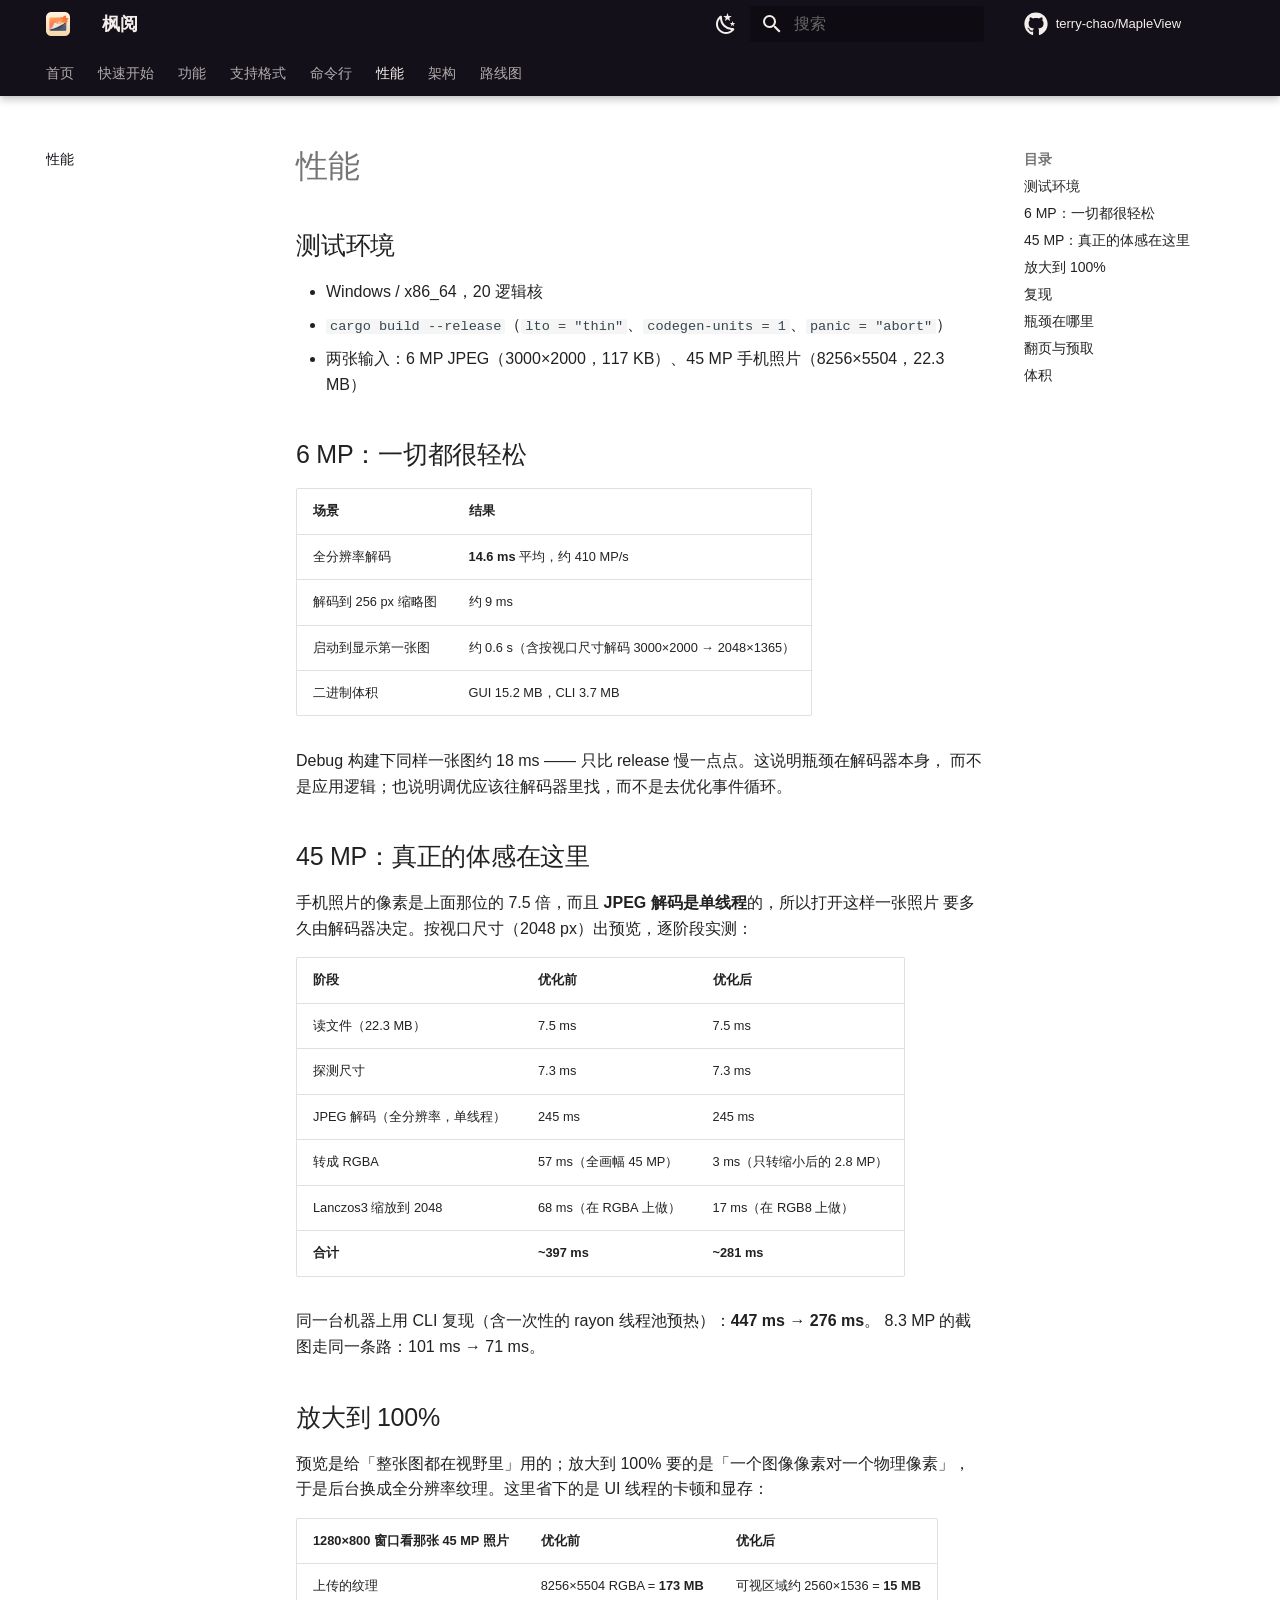
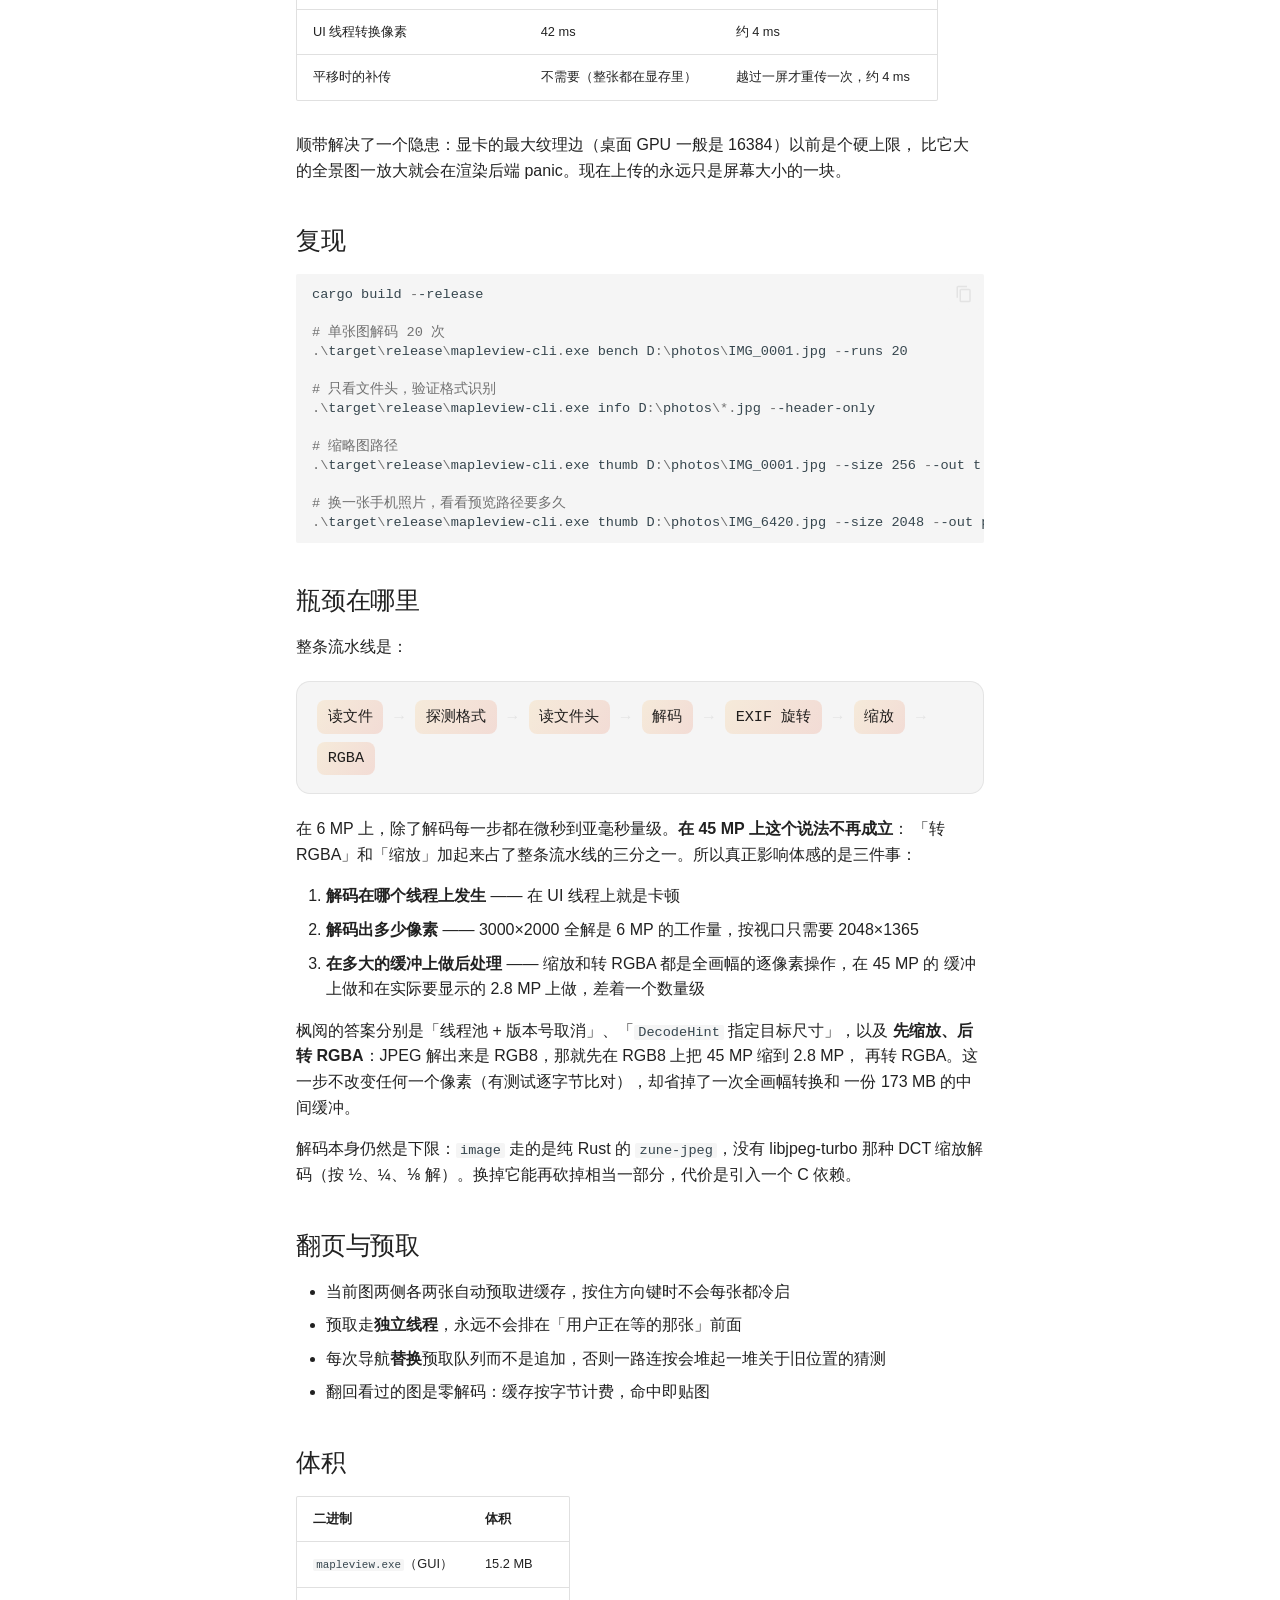
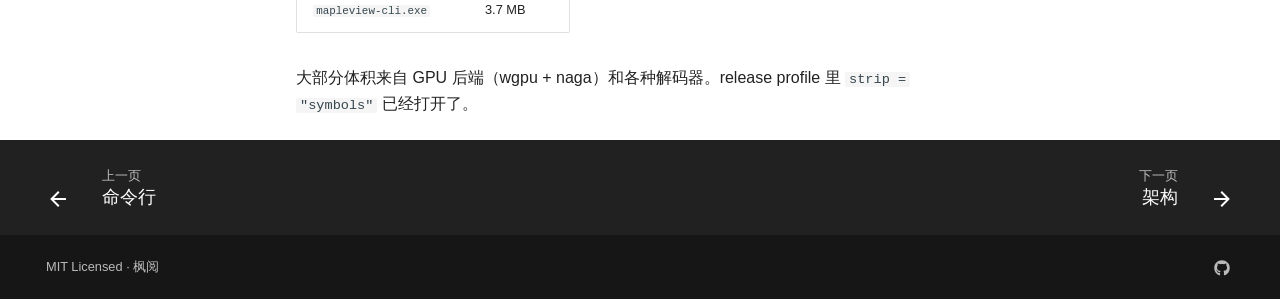
<file: performance/index.html>
<!doctype html>
<html lang="zh" class="no-js">
  <head>
    
      <meta charset="utf-8">
      <meta name="viewport" content="width=device-width,initial-scale=1">
      
        <meta name="description" content="快如闪电的图片预览 —— 一个用 Rust 写的桌面图片查看器，20+ 格式、GPU 渲染、翻页零等待。">
      
      
        <meta name="author" content="terry-chao">
      
      
        <link rel="canonical" href="https://terry-chao.github.io/MapleView/performance/">
      
      
        <link rel="prev" href="../cli/">
      
      
        <link rel="next" href="../architecture/">
      
      
        
      
      
      <link rel="icon" href="../assets/brand/favicon.ico">
      <meta name="generator" content="mkdocs-1.6.1, mkdocs-material-9.7.7">
    
    
      
        <title>性能 - 枫阅</title>
      
    
    
      <link rel="stylesheet" href="../assets/stylesheets/main.ec1eaa64.min.css">
      
        
        <link rel="stylesheet" href="../assets/stylesheets/palette.ab4e12ef.min.css">
      
      


    
    
      
    
    
      
    
    
      <link rel="stylesheet" href="../assets/stylesheets/mapleview.css">
    
    <script>__md_scope=new URL("..",location),__md_hash=e=>[...e].reduce(((e,_)=>(e<<5)-e+_.charCodeAt(0)),0),__md_get=(e,_=localStorage,t=__md_scope)=>JSON.parse(_.getItem(t.pathname+"."+e)),__md_set=(e,_,t=localStorage,a=__md_scope)=>{try{t.setItem(a.pathname+"."+e,JSON.stringify(_))}catch(e){}}</script>
    
      

    
    
  
  <meta property="og:type" content="website">
  <meta property="og:site_name" content="枫阅">
  <meta property="og:title" content="性能 — 枫阅">
  <meta property="og:description" content="快如闪电的图片预览 —— 一个用 Rust 写的桌面图片查看器，20+ 格式、GPU 渲染、翻页零等待。">
  <meta property="og:image" content="https://terry-chao.github.io/MapleView/assets/brand/social-card.jpg">
  <meta property="og:url" content="https://terry-chao.github.io/MapleView/performance/">
  <meta name="twitter:card" content="summary_large_image">
  <meta name="twitter:image" content="https://terry-chao.github.io/MapleView/assets/brand/social-card.jpg">

  </head>
  
  
    
    
      
    
    
    
    
    <body dir="ltr" data-md-color-scheme="slate" data-md-color-primary="custom" data-md-color-accent="custom">
  
    
    <input class="md-toggle" data-md-toggle="drawer" type="checkbox" id="__drawer" autocomplete="off">
    <input class="md-toggle" data-md-toggle="search" type="checkbox" id="__search" autocomplete="off">
    <label class="md-overlay" for="__drawer"></label>
    <div data-md-component="skip">
      
        
        <a href="#_1" class="md-skip">
          跳转至
        </a>
      
    </div>
    <div data-md-component="announce">
      
    </div>
    
    
      

  

<header class="md-header md-header--shadow md-header--lifted" data-md-component="header">
  <nav class="md-header__inner md-grid" aria-label="页眉">
    <a href=".." title="枫阅" class="md-header__button md-logo" aria-label="枫阅" data-md-component="logo">
      
  <img src="../assets/brand/icon-180.png" alt="logo">

    </a>
    <label class="md-header__button md-icon" for="__drawer">
      
      <svg xmlns="http://www.w3.org/2000/svg" viewBox="0 0 24 24"><path d="M3 6h18v2H3zm0 5h18v2H3zm0 5h18v2H3z"/></svg>
    </label>
    <div class="md-header__title" data-md-component="header-title">
      <div class="md-header__ellipsis">
        <div class="md-header__topic">
          <span class="md-ellipsis">
            枫阅
          </span>
        </div>
        <div class="md-header__topic" data-md-component="header-topic">
          <span class="md-ellipsis">
            
              性能
            
          </span>
        </div>
      </div>
    </div>
    
      
        <form class="md-header__option" data-md-component="palette">
  
    
    
    
    <input class="md-option" data-md-color-media="(prefers-color-scheme: dark)" data-md-color-scheme="slate" data-md-color-primary="custom" data-md-color-accent="custom"  aria-label="切换到浅色主题"  type="radio" name="__palette" id="__palette_0">
    
      <label class="md-header__button md-icon" title="切换到浅色主题" for="__palette_1" hidden>
        <svg xmlns="http://www.w3.org/2000/svg" viewBox="0 0 24 24"><path d="M12 7a5 5 0 0 1 5 5 5 5 0 0 1-5 5 5 5 0 0 1-5-5 5 5 0 0 1 5-5m0 2a3 3 0 0 0-3 3 3 3 0 0 0 3 3 3 3 0 0 0 3-3 3 3 0 0 0-3-3m0-7 2.39 3.42C13.65 5.15 12.84 5 12 5s-1.65.15-2.39.42zM3.34 7l4.16-.35A7.2 7.2 0 0 0 5.94 8.5c-.44.74-.69 1.5-.83 2.29zm.02 10 1.76-3.77a7.131 7.131 0 0 0 2.38 4.14zM20.65 7l-1.77 3.79a7.02 7.02 0 0 0-2.38-4.15zm-.01 10-4.14.36c.59-.51 1.12-1.14 1.54-1.86.42-.73.69-1.5.83-2.29zM12 22l-2.41-3.44c.74.27 1.55.44 2.41.44.82 0 1.63-.17 2.37-.44z"/></svg>
      </label>
    
  
    
    
    
    <input class="md-option" data-md-color-media="(prefers-color-scheme: light)" data-md-color-scheme="default" data-md-color-primary="custom" data-md-color-accent="custom"  aria-label="切换到深色主题"  type="radio" name="__palette" id="__palette_1">
    
      <label class="md-header__button md-icon" title="切换到深色主题" for="__palette_0" hidden>
        <svg xmlns="http://www.w3.org/2000/svg" viewBox="0 0 24 24"><path d="m17.75 4.09-2.53 1.94.91 3.06-2.63-1.81-2.63 1.81.91-3.06-2.53-1.94L12.44 4l1.06-3 1.06 3zm3.5 6.91-1.64 1.25.59 1.98-1.7-1.17-1.7 1.17.59-1.98L15.75 11l2.06-.05L18.5 9l.69 1.95zm-2.28 4.95c.83-.08 1.72 1.1 1.19 1.85-.32.45-.66.87-1.08 1.27C15.17 23 8.84 23 4.94 19.07c-3.91-3.9-3.91-10.24 0-14.14.4-.4.82-.76 1.27-1.08.75-.53 1.93.36 1.85 1.19-.27 2.86.69 5.83 2.89 8.02a9.96 9.96 0 0 0 8.02 2.89m-1.64 2.02a12.08 12.08 0 0 1-7.8-3.47c-2.17-2.19-3.33-5-3.49-7.82-2.81 3.14-2.7 7.96.31 10.98 3.02 3.01 7.84 3.12 10.98.31"/></svg>
      </label>
    
  
</form>
      
    
    
      <script>var palette=__md_get("__palette");if(palette&&palette.color){if("(prefers-color-scheme)"===palette.color.media){var media=matchMedia("(prefers-color-scheme: light)"),input=document.querySelector(media.matches?"[data-md-color-media='(prefers-color-scheme: light)']":"[data-md-color-media='(prefers-color-scheme: dark)']");palette.color.media=input.getAttribute("data-md-color-media"),palette.color.scheme=input.getAttribute("data-md-color-scheme"),palette.color.primary=input.getAttribute("data-md-color-primary"),palette.color.accent=input.getAttribute("data-md-color-accent")}for(var[key,value]of Object.entries(palette.color))document.body.setAttribute("data-md-color-"+key,value)}</script>
    
    
    
      
      
        <label class="md-header__button md-icon" for="__search">
          
          <svg xmlns="http://www.w3.org/2000/svg" viewBox="0 0 24 24"><path d="M9.5 3A6.5 6.5 0 0 1 16 9.5c0 1.61-.59 3.09-1.56 4.23l.27.27h.79l5 5-1.5 1.5-5-5v-.79l-.27-.27A6.52 6.52 0 0 1 9.5 16 6.5 6.5 0 0 1 3 9.5 6.5 6.5 0 0 1 9.5 3m0 2C7 5 5 7 5 9.5S7 14 9.5 14 14 12 14 9.5 12 5 9.5 5"/></svg>
        </label>
        <div class="md-search" data-md-component="search" role="dialog">
  <label class="md-search__overlay" for="__search"></label>
  <div class="md-search__inner" role="search">
    <form class="md-search__form" name="search">
      <input type="text" class="md-search__input" name="query" aria-label="搜索" placeholder="搜索" autocapitalize="off" autocorrect="off" autocomplete="off" spellcheck="false" data-md-component="search-query" required>
      <label class="md-search__icon md-icon" for="__search">
        
        <svg xmlns="http://www.w3.org/2000/svg" viewBox="0 0 24 24"><path d="M9.5 3A6.5 6.5 0 0 1 16 9.5c0 1.61-.59 3.09-1.56 4.23l.27.27h.79l5 5-1.5 1.5-5-5v-.79l-.27-.27A6.52 6.52 0 0 1 9.5 16 6.5 6.5 0 0 1 3 9.5 6.5 6.5 0 0 1 9.5 3m0 2C7 5 5 7 5 9.5S7 14 9.5 14 14 12 14 9.5 12 5 9.5 5"/></svg>
        
        <svg xmlns="http://www.w3.org/2000/svg" viewBox="0 0 24 24"><path d="M20 11v2H8l5.5 5.5-1.42 1.42L4.16 12l7.92-7.92L13.5 5.5 8 11z"/></svg>
      </label>
      <nav class="md-search__options" aria-label="查找">
        
        <button type="reset" class="md-search__icon md-icon" title="清空当前内容" aria-label="清空当前内容" tabindex="-1">
          
          <svg xmlns="http://www.w3.org/2000/svg" viewBox="0 0 24 24"><path d="M19 6.41 17.59 5 12 10.59 6.41 5 5 6.41 10.59 12 5 17.59 6.41 19 12 13.41 17.59 19 19 17.59 13.41 12z"/></svg>
        </button>
      </nav>
      
        <div class="md-search__suggest" data-md-component="search-suggest"></div>
      
    </form>
    <div class="md-search__output">
      <div class="md-search__scrollwrap" tabindex="0" data-md-scrollfix>
        <div class="md-search-result" data-md-component="search-result">
          <div class="md-search-result__meta">
            正在初始化搜索引擎
          </div>
          <ol class="md-search-result__list" role="presentation"></ol>
        </div>
      </div>
    </div>
  </div>
</div>
      
    
    
      <div class="md-header__source">
        <a href="https://github.com/terry-chao/MapleView" title="前往仓库" class="md-source" data-md-component="source">
  <div class="md-source__icon md-icon">
    
    <svg xmlns="http://www.w3.org/2000/svg" viewBox="0 0 512 512"><!--! Font Awesome Free 7.1.0 by @fontawesome - https://fontawesome.com License - https://fontawesome.com/license/free (Icons: CC BY 4.0, Fonts: SIL OFL 1.1, Code: MIT License) Copyright 2025 Fonticons, Inc.--><path d="M173.9 397.4c0 2-2.3 3.6-5.2 3.6-3.3.3-5.6-1.3-5.6-3.6 0-2 2.3-3.6 5.2-3.6 3-.3 5.6 1.3 5.6 3.6m-31.1-4.5c-.7 2 1.3 4.3 4.3 4.9 2.6 1 5.6 0 6.2-2s-1.3-4.3-4.3-5.2c-2.6-.7-5.5.3-6.2 2.3m44.2-1.7c-2.9.7-4.9 2.6-4.6 4.9.3 2 2.9 3.3 5.9 2.6 2.9-.7 4.9-2.6 4.6-4.6-.3-1.9-3-3.2-5.9-2.9M252.8 8C114.1 8 8 113.3 8 252c0 110.9 69.8 205.8 169.5 239.2 12.8 2.3 17.3-5.6 17.3-12.1 0-6.2-.3-40.4-.3-61.4 0 0-70 15-84.7-29.8 0 0-11.4-29.1-27.8-36.6 0 0-22.9-15.7 1.6-15.4 0 0 24.9 2 38.6 25.8 21.9 38.6 58.6 27.5 72.9 20.9 2.3-16 8.8-27.1 16-33.7-55.9-6.2-112.3-14.3-112.3-110.5 0-27.5 7.6-41.3 23.6-58.9-2.6-6.5-11.1-33.3 2.6-67.9 20.9-6.5 69 27 69 27 20-5.6 41.5-8.5 62.8-8.5s42.8 2.9 62.8 8.5c0 0 48.1-33.6 69-27 13.7 34.7 5.2 61.4 2.6 67.9 16 17.7 25.8 31.5 25.8 58.9 0 96.5-58.9 104.2-114.8 110.5 9.2 7.9 17 22.9 17 46.4 0 33.7-.3 75.4-.3 83.6 0 6.5 4.6 14.4 17.3 12.1C436.2 457.8 504 362.9 504 252 504 113.3 391.5 8 252.8 8M105.2 352.9c-1.3 1-1 3.3.7 5.2 1.6 1.6 3.9 2.3 5.2 1 1.3-1 1-3.3-.7-5.2-1.6-1.6-3.9-2.3-5.2-1m-10.8-8.1c-.7 1.3.3 2.9 2.3 3.9 1.6 1 3.6.7 4.3-.7.7-1.3-.3-2.9-2.3-3.9-2-.6-3.6-.3-4.3.7m32.4 35.6c-1.6 1.3-1 4.3 1.3 6.2 2.3 2.3 5.2 2.6 6.5 1 1.3-1.3.7-4.3-1.3-6.2-2.2-2.3-5.2-2.6-6.5-1m-11.4-14.7c-1.6 1-1.6 3.6 0 5.9s4.3 3.3 5.6 2.3c1.6-1.3 1.6-3.9 0-6.2-1.4-2.3-4-3.3-5.6-2"/></svg>
  </div>
  <div class="md-source__repository">
    terry-chao/MapleView
  </div>
</a>
      </div>
    
  </nav>
  
    
      
<nav class="md-tabs" aria-label="标签" data-md-component="tabs">
  <div class="md-grid">
    <ul class="md-tabs__list">
      
        
  
  
  
  
    <li class="md-tabs__item">
      <a href=".." class="md-tabs__link">
        
  
  
    
  
  首页

      </a>
    </li>
  

      
        
  
  
  
  
    <li class="md-tabs__item">
      <a href="../start/" class="md-tabs__link">
        
  
  
    
  
  快速开始

      </a>
    </li>
  

      
        
  
  
  
  
    <li class="md-tabs__item">
      <a href="../features/" class="md-tabs__link">
        
  
  
    
  
  功能

      </a>
    </li>
  

      
        
  
  
  
  
    <li class="md-tabs__item">
      <a href="../formats/" class="md-tabs__link">
        
  
  
    
  
  支持格式

      </a>
    </li>
  

      
        
  
  
  
  
    <li class="md-tabs__item">
      <a href="../cli/" class="md-tabs__link">
        
  
  
    
  
  命令行

      </a>
    </li>
  

      
        
  
  
  
    
  
  
    <li class="md-tabs__item md-tabs__item--active">
      <a href="./" class="md-tabs__link">
        
  
  
    
  
  性能

      </a>
    </li>
  

      
        
  
  
  
  
    <li class="md-tabs__item">
      <a href="../architecture/" class="md-tabs__link">
        
  
  
    
  
  架构

      </a>
    </li>
  

      
        
  
  
  
  
    <li class="md-tabs__item">
      <a href="../roadmap/" class="md-tabs__link">
        
  
  
    
  
  路线图

      </a>
    </li>
  

      
    </ul>
  </div>
</nav>
    
  
</header>
    
    <div class="md-container" data-md-component="container">
      
  

      
        
      
      <main class="md-main" data-md-component="main">
        <div class="md-main__inner md-grid">
          
            
              
              <div class="md-sidebar md-sidebar--primary" data-md-component="sidebar" data-md-type="navigation" >
                <div class="md-sidebar__scrollwrap">
                  <div class="md-sidebar__inner">
                    


  


<nav class="md-nav md-nav--primary md-nav--lifted" aria-label="导航栏" data-md-level="0">
  <label class="md-nav__title" for="__drawer">
    <a href=".." title="枫阅" class="md-nav__button md-logo" aria-label="枫阅" data-md-component="logo">
      
  <img src="../assets/brand/icon-180.png" alt="logo">

    </a>
    枫阅
  </label>
  
    <div class="md-nav__source">
      <a href="https://github.com/terry-chao/MapleView" title="前往仓库" class="md-source" data-md-component="source">
  <div class="md-source__icon md-icon">
    
    <svg xmlns="http://www.w3.org/2000/svg" viewBox="0 0 512 512"><!--! Font Awesome Free 7.1.0 by @fontawesome - https://fontawesome.com License - https://fontawesome.com/license/free (Icons: CC BY 4.0, Fonts: SIL OFL 1.1, Code: MIT License) Copyright 2025 Fonticons, Inc.--><path d="M173.9 397.4c0 2-2.3 3.6-5.2 3.6-3.3.3-5.6-1.3-5.6-3.6 0-2 2.3-3.6 5.2-3.6 3-.3 5.6 1.3 5.6 3.6m-31.1-4.5c-.7 2 1.3 4.3 4.3 4.9 2.6 1 5.6 0 6.2-2s-1.3-4.3-4.3-5.2c-2.6-.7-5.5.3-6.2 2.3m44.2-1.7c-2.9.7-4.9 2.6-4.6 4.9.3 2 2.9 3.3 5.9 2.6 2.9-.7 4.9-2.6 4.6-4.6-.3-1.9-3-3.2-5.9-2.9M252.8 8C114.1 8 8 113.3 8 252c0 110.9 69.8 205.8 169.5 239.2 12.8 2.3 17.3-5.6 17.3-12.1 0-6.2-.3-40.4-.3-61.4 0 0-70 15-84.7-29.8 0 0-11.4-29.1-27.8-36.6 0 0-22.9-15.7 1.6-15.4 0 0 24.9 2 38.6 25.8 21.9 38.6 58.6 27.5 72.9 20.9 2.3-16 8.8-27.1 16-33.7-55.9-6.2-112.3-14.3-112.3-110.5 0-27.5 7.6-41.3 23.6-58.9-2.6-6.5-11.1-33.3 2.6-67.9 20.9-6.5 69 27 69 27 20-5.6 41.5-8.5 62.8-8.5s42.8 2.9 62.8 8.5c0 0 48.1-33.6 69-27 13.7 34.7 5.2 61.4 2.6 67.9 16 17.7 25.8 31.5 25.8 58.9 0 96.5-58.9 104.2-114.8 110.5 9.2 7.9 17 22.9 17 46.4 0 33.7-.3 75.4-.3 83.6 0 6.5 4.6 14.4 17.3 12.1C436.2 457.8 504 362.9 504 252 504 113.3 391.5 8 252.8 8M105.2 352.9c-1.3 1-1 3.3.7 5.2 1.6 1.6 3.9 2.3 5.2 1 1.3-1 1-3.3-.7-5.2-1.6-1.6-3.9-2.3-5.2-1m-10.8-8.1c-.7 1.3.3 2.9 2.3 3.9 1.6 1 3.6.7 4.3-.7.7-1.3-.3-2.9-2.3-3.9-2-.6-3.6-.3-4.3.7m32.4 35.6c-1.6 1.3-1 4.3 1.3 6.2 2.3 2.3 5.2 2.6 6.5 1 1.3-1.3.7-4.3-1.3-6.2-2.2-2.3-5.2-2.6-6.5-1m-11.4-14.7c-1.6 1-1.6 3.6 0 5.9s4.3 3.3 5.6 2.3c1.6-1.3 1.6-3.9 0-6.2-1.4-2.3-4-3.3-5.6-2"/></svg>
  </div>
  <div class="md-source__repository">
    terry-chao/MapleView
  </div>
</a>
    </div>
  
  <ul class="md-nav__list" data-md-scrollfix>
    
      
      
  
  
  
  
    <li class="md-nav__item">
      <a href=".." class="md-nav__link">
        
  
  
  <span class="md-ellipsis">
    
  
    首页
  

    
  </span>
  
  

      </a>
    </li>
  

    
      
      
  
  
  
  
    <li class="md-nav__item">
      <a href="../start/" class="md-nav__link">
        
  
  
  <span class="md-ellipsis">
    
  
    快速开始
  

    
  </span>
  
  

      </a>
    </li>
  

    
      
      
  
  
  
  
    <li class="md-nav__item">
      <a href="../features/" class="md-nav__link">
        
  
  
  <span class="md-ellipsis">
    
  
    功能
  

    
  </span>
  
  

      </a>
    </li>
  

    
      
      
  
  
  
  
    <li class="md-nav__item">
      <a href="../formats/" class="md-nav__link">
        
  
  
  <span class="md-ellipsis">
    
  
    支持格式
  

    
  </span>
  
  

      </a>
    </li>
  

    
      
      
  
  
  
  
    <li class="md-nav__item">
      <a href="../cli/" class="md-nav__link">
        
  
  
  <span class="md-ellipsis">
    
  
    命令行
  

    
  </span>
  
  

      </a>
    </li>
  

    
      
      
  
  
    
  
  
  
    <li class="md-nav__item md-nav__item--active">
      
      <input class="md-nav__toggle md-toggle" type="checkbox" id="__toc">
      
      
        
      
      
        <label class="md-nav__link md-nav__link--active" for="__toc">
          
  
  
  <span class="md-ellipsis">
    
  
    性能
  

    
  </span>
  
  

          <span class="md-nav__icon md-icon"></span>
        </label>
      
      <a href="./" class="md-nav__link md-nav__link--active">
        
  
  
  <span class="md-ellipsis">
    
  
    性能
  

    
  </span>
  
  

      </a>
      
        

<nav class="md-nav md-nav--secondary" aria-label="目录">
  
  
  
    
  
  
    <label class="md-nav__title" for="__toc">
      <span class="md-nav__icon md-icon"></span>
      目录
    </label>
    <ul class="md-nav__list" data-md-component="toc" data-md-scrollfix>
      
        <li class="md-nav__item">
  <a href="#_2" class="md-nav__link">
    <span class="md-ellipsis">
      
        测试环境
      
    </span>
  </a>
  
</li>
      
        <li class="md-nav__item">
  <a href="#6-mp" class="md-nav__link">
    <span class="md-ellipsis">
      
        6 MP：一切都很轻松
      
    </span>
  </a>
  
</li>
      
        <li class="md-nav__item">
  <a href="#45-mp" class="md-nav__link">
    <span class="md-ellipsis">
      
        45 MP：真正的体感在这里
      
    </span>
  </a>
  
</li>
      
        <li class="md-nav__item">
  <a href="#100" class="md-nav__link">
    <span class="md-ellipsis">
      
        放大到 100%
      
    </span>
  </a>
  
</li>
      
        <li class="md-nav__item">
  <a href="#_3" class="md-nav__link">
    <span class="md-ellipsis">
      
        复现
      
    </span>
  </a>
  
</li>
      
        <li class="md-nav__item">
  <a href="#_4" class="md-nav__link">
    <span class="md-ellipsis">
      
        瓶颈在哪里
      
    </span>
  </a>
  
</li>
      
        <li class="md-nav__item">
  <a href="#_5" class="md-nav__link">
    <span class="md-ellipsis">
      
        翻页与预取
      
    </span>
  </a>
  
</li>
      
        <li class="md-nav__item">
  <a href="#_6" class="md-nav__link">
    <span class="md-ellipsis">
      
        体积
      
    </span>
  </a>
  
</li>
      
    </ul>
  
</nav>
      
    </li>
  

    
      
      
  
  
  
  
    <li class="md-nav__item">
      <a href="../architecture/" class="md-nav__link">
        
  
  
  <span class="md-ellipsis">
    
  
    架构
  

    
  </span>
  
  

      </a>
    </li>
  

    
      
      
  
  
  
  
    <li class="md-nav__item">
      <a href="../roadmap/" class="md-nav__link">
        
  
  
  <span class="md-ellipsis">
    
  
    路线图
  

    
  </span>
  
  

      </a>
    </li>
  

    
  </ul>
</nav>
                  </div>
                </div>
              </div>
            
            
              
              <div class="md-sidebar md-sidebar--secondary" data-md-component="sidebar" data-md-type="toc" >
                <div class="md-sidebar__scrollwrap">
                  <div class="md-sidebar__inner">
                    

<nav class="md-nav md-nav--secondary" aria-label="目录">
  
  
  
    
  
  
    <label class="md-nav__title" for="__toc">
      <span class="md-nav__icon md-icon"></span>
      目录
    </label>
    <ul class="md-nav__list" data-md-component="toc" data-md-scrollfix>
      
        <li class="md-nav__item">
  <a href="#_2" class="md-nav__link">
    <span class="md-ellipsis">
      
        测试环境
      
    </span>
  </a>
  
</li>
      
        <li class="md-nav__item">
  <a href="#6-mp" class="md-nav__link">
    <span class="md-ellipsis">
      
        6 MP：一切都很轻松
      
    </span>
  </a>
  
</li>
      
        <li class="md-nav__item">
  <a href="#45-mp" class="md-nav__link">
    <span class="md-ellipsis">
      
        45 MP：真正的体感在这里
      
    </span>
  </a>
  
</li>
      
        <li class="md-nav__item">
  <a href="#100" class="md-nav__link">
    <span class="md-ellipsis">
      
        放大到 100%
      
    </span>
  </a>
  
</li>
      
        <li class="md-nav__item">
  <a href="#_3" class="md-nav__link">
    <span class="md-ellipsis">
      
        复现
      
    </span>
  </a>
  
</li>
      
        <li class="md-nav__item">
  <a href="#_4" class="md-nav__link">
    <span class="md-ellipsis">
      
        瓶颈在哪里
      
    </span>
  </a>
  
</li>
      
        <li class="md-nav__item">
  <a href="#_5" class="md-nav__link">
    <span class="md-ellipsis">
      
        翻页与预取
      
    </span>
  </a>
  
</li>
      
        <li class="md-nav__item">
  <a href="#_6" class="md-nav__link">
    <span class="md-ellipsis">
      
        体积
      
    </span>
  </a>
  
</li>
      
    </ul>
  
</nav>
                  </div>
                </div>
              </div>
            
          
          
            <div class="md-content" data-md-component="content">
              
              <article class="md-content__inner md-typeset">
                
  
    
                  



<h1 id="_1">性能<a class="headerlink" href="#_1" title="Permanent link">&para;</a></h1>
<h2 id="_2">测试环境<a class="headerlink" href="#_2" title="Permanent link">&para;</a></h2>
<ul>
<li>Windows / x86_64，20 逻辑核</li>
<li><code>cargo build --release</code>（<code>lto = "thin"</code>、<code>codegen-units = 1</code>、<code>panic = "abort"</code>）</li>
<li>两张输入：6 MP JPEG（3000×2000，117 KB）、45 MP 手机照片（8256×5504，22.3 MB）</li>
</ul>
<h2 id="6-mp">6 MP：一切都很轻松<a class="headerlink" href="#6-mp" title="Permanent link">&para;</a></h2>
<table>
<thead>
<tr>
<th>场景</th>
<th>结果</th>
</tr>
</thead>
<tbody>
<tr>
<td>全分辨率解码</td>
<td><strong>14.6 ms</strong> 平均，约 410 MP/s</td>
</tr>
<tr>
<td>解码到 256 px 缩略图</td>
<td>约 9 ms</td>
</tr>
<tr>
<td>启动到显示第一张图</td>
<td>约 0.6 s（含按视口尺寸解码 3000×2000 → 2048×1365）</td>
</tr>
<tr>
<td>二进制体积</td>
<td>GUI 15.2 MB，CLI 3.7 MB</td>
</tr>
</tbody>
</table>
<p>Debug 构建下同样一张图约 18 ms —— 只比 release 慢一点点。这说明瓶颈在解码器本身，
而不是应用逻辑；也说明调优应该往解码器里找，而不是去优化事件循环。</p>
<h2 id="45-mp">45 MP：真正的体感在这里<a class="headerlink" href="#45-mp" title="Permanent link">&para;</a></h2>
<p>手机照片的像素是上面那位的 7.5 倍，而且 <strong>JPEG 解码是单线程</strong>的，所以打开这样一张照片
要多久由解码器决定。按视口尺寸（2048 px）出预览，逐阶段实测：</p>
<table>
<thead>
<tr>
<th>阶段</th>
<th>优化前</th>
<th>优化后</th>
</tr>
</thead>
<tbody>
<tr>
<td>读文件（22.3 MB）</td>
<td>7.5 ms</td>
<td>7.5 ms</td>
</tr>
<tr>
<td>探测尺寸</td>
<td>7.3 ms</td>
<td>7.3 ms</td>
</tr>
<tr>
<td>JPEG 解码（全分辨率，单线程）</td>
<td>245 ms</td>
<td>245 ms</td>
</tr>
<tr>
<td>转成 RGBA</td>
<td>57 ms（全画幅 45 MP）</td>
<td>3 ms（只转缩小后的 2.8 MP）</td>
</tr>
<tr>
<td>Lanczos3 缩放到 2048</td>
<td>68 ms（在 RGBA 上做）</td>
<td>17 ms（在 RGB8 上做）</td>
</tr>
<tr>
<td><strong>合计</strong></td>
<td><strong>~397 ms</strong></td>
<td><strong>~281 ms</strong></td>
</tr>
</tbody>
</table>
<p>同一台机器上用 CLI 复现（含一次性的 rayon 线程池预热）：<strong>447 ms → 276 ms</strong>。
8.3 MP 的截图走同一条路：101 ms → 71 ms。</p>
<h2 id="100">放大到 100%<a class="headerlink" href="#100" title="Permanent link">&para;</a></h2>
<p>预览是给「整张图都在视野里」用的；放大到 100% 要的是「一个图像像素对一个物理像素」，
于是后台换成全分辨率纹理。这里省下的是 UI 线程的卡顿和显存：</p>
<table>
<thead>
<tr>
<th>1280×800 窗口看那张 45 MP 照片</th>
<th>优化前</th>
<th>优化后</th>
</tr>
</thead>
<tbody>
<tr>
<td>上传的纹理</td>
<td>8256×5504 RGBA = <strong>173 MB</strong></td>
<td>可视区域约 2560×1536 = <strong>15 MB</strong></td>
</tr>
<tr>
<td>UI 线程转换像素</td>
<td>42 ms</td>
<td>约 4 ms</td>
</tr>
<tr>
<td>平移时的补传</td>
<td>不需要（整张都在显存里）</td>
<td>越过一屏才重传一次，约 4 ms</td>
</tr>
</tbody>
</table>
<p>顺带解决了一个隐患：显卡的最大纹理边（桌面 GPU 一般是 16384）以前是个硬上限，
比它大的全景图一放大就会在渲染后端 panic。现在上传的永远只是屏幕大小的一块。</p>
<h2 id="_3">复现<a class="headerlink" href="#_3" title="Permanent link">&para;</a></h2>
<div class="language-powershell highlight"><pre><span></span><code><span id="__span-0-1"><a id="__codelineno-0-1" name="__codelineno-0-1" href="#__codelineno-0-1"></a><span class="n">cargo</span> <span class="n">build</span> <span class="p">-</span><span class="n">-release</span>
</span><span id="__span-0-2"><a id="__codelineno-0-2" name="__codelineno-0-2" href="#__codelineno-0-2"></a>
</span><span id="__span-0-3"><a id="__codelineno-0-3" name="__codelineno-0-3" href="#__codelineno-0-3"></a><span class="c"># 单张图解码 20 次</span>
</span><span id="__span-0-4"><a id="__codelineno-0-4" name="__codelineno-0-4" href="#__codelineno-0-4"></a><span class="p">.\</span><span class="n">target</span><span class="p">\</span><span class="n">release</span><span class="p">\</span><span class="n">mapleview-cli</span><span class="p">.</span><span class="n">exe</span> <span class="n">bench</span> <span class="n">D</span><span class="p">:\</span><span class="n">photos</span><span class="p">\</span><span class="n">IMG_0001</span><span class="p">.</span><span class="n">jpg</span> <span class="p">-</span><span class="n">-runs</span> <span class="n">20</span>
</span><span id="__span-0-5"><a id="__codelineno-0-5" name="__codelineno-0-5" href="#__codelineno-0-5"></a>
</span><span id="__span-0-6"><a id="__codelineno-0-6" name="__codelineno-0-6" href="#__codelineno-0-6"></a><span class="c"># 只看文件头，验证格式识别</span>
</span><span id="__span-0-7"><a id="__codelineno-0-7" name="__codelineno-0-7" href="#__codelineno-0-7"></a><span class="p">.\</span><span class="n">target</span><span class="p">\</span><span class="n">release</span><span class="p">\</span><span class="n">mapleview-cli</span><span class="p">.</span><span class="n">exe</span> <span class="n">info</span> <span class="n">D</span><span class="p">:\</span><span class="n">photos</span><span class="p">\*.</span><span class="n">jpg</span> <span class="p">-</span><span class="n">-header-only</span>
</span><span id="__span-0-8"><a id="__codelineno-0-8" name="__codelineno-0-8" href="#__codelineno-0-8"></a>
</span><span id="__span-0-9"><a id="__codelineno-0-9" name="__codelineno-0-9" href="#__codelineno-0-9"></a><span class="c"># 缩略图路径</span>
</span><span id="__span-0-10"><a id="__codelineno-0-10" name="__codelineno-0-10" href="#__codelineno-0-10"></a><span class="p">.\</span><span class="n">target</span><span class="p">\</span><span class="n">release</span><span class="p">\</span><span class="n">mapleview-cli</span><span class="p">.</span><span class="n">exe</span> <span class="n">thumb</span> <span class="n">D</span><span class="p">:\</span><span class="n">photos</span><span class="p">\</span><span class="n">IMG_0001</span><span class="p">.</span><span class="n">jpg</span> <span class="p">-</span><span class="n">-size</span> <span class="n">256</span> <span class="p">-</span><span class="n">-out</span> <span class="n">t</span><span class="p">.</span><span class="n">png</span>
</span><span id="__span-0-11"><a id="__codelineno-0-11" name="__codelineno-0-11" href="#__codelineno-0-11"></a>
</span><span id="__span-0-12"><a id="__codelineno-0-12" name="__codelineno-0-12" href="#__codelineno-0-12"></a><span class="c"># 换一张手机照片，看看预览路径要多久</span>
</span><span id="__span-0-13"><a id="__codelineno-0-13" name="__codelineno-0-13" href="#__codelineno-0-13"></a><span class="p">.\</span><span class="n">target</span><span class="p">\</span><span class="n">release</span><span class="p">\</span><span class="n">mapleview-cli</span><span class="p">.</span><span class="n">exe</span> <span class="n">thumb</span> <span class="n">D</span><span class="p">:\</span><span class="n">photos</span><span class="p">\</span><span class="n">IMG_6420</span><span class="p">.</span><span class="n">jpg</span> <span class="p">-</span><span class="n">-size</span> <span class="n">2048</span> <span class="p">-</span><span class="n">-out</span> <span class="n">p</span><span class="p">.</span><span class="n">png</span>
</span></code></pre></div>
<h2 id="_4">瓶颈在哪里<a class="headerlink" href="#_4" title="Permanent link">&para;</a></h2>
<p>整条流水线是：</p>
<div class="mx-flow">
  <span>读文件</span><i>→</i>
  <span>探测格式</span><i>→</i>
  <span>读文件头</span><i>→</i>
  <span>解码</span><i>→</i>
  <span>EXIF 旋转</span><i>→</i>
  <span>缩放</span><i>→</i>
  <span>RGBA</span>
</div>

<p>在 6 MP 上，除了解码每一步都在微秒到亚毫秒量级。<strong>在 45 MP 上这个说法不再成立</strong>：
「转 RGBA」和「缩放」加起来占了整条流水线的三分之一。所以真正影响体感的是三件事：</p>
<ol>
<li><strong>解码在哪个线程上发生</strong> —— 在 UI 线程上就是卡顿</li>
<li><strong>解码出多少像素</strong> —— 3000×2000 全解是 6 MP 的工作量，按视口只需要 2048×1365</li>
<li><strong>在多大的缓冲上做后处理</strong> —— 缩放和转 RGBA 都是全画幅的逐像素操作，在 45 MP 的
   缓冲上做和在实际要显示的 2.8 MP 上做，差着一个数量级</li>
</ol>
<p>枫阅的答案分别是「线程池 + 版本号取消」、「<code>DecodeHint</code> 指定目标尺寸」，以及
<strong>先缩放、后转 RGBA</strong>：JPEG 解出来是 RGB8，那就先在 RGB8 上把 45 MP 缩到 2.8 MP，
再转 RGBA。这一步不改变任何一个像素（有测试逐字节比对），却省掉了一次全画幅转换和
一份 173 MB 的中间缓冲。</p>
<p>解码本身仍然是下限：<code>image</code> 走的是纯 Rust 的 <code>zune-jpeg</code>，没有 libjpeg-turbo 那种
DCT 缩放解码（按 &frac12;、&frac14;、&#8539; 解）。换掉它能再砍掉相当一部分，代价是引入一个 C 依赖。</p>
<h2 id="_5">翻页与预取<a class="headerlink" href="#_5" title="Permanent link">&para;</a></h2>
<ul>
<li>当前图两侧各两张自动预取进缓存，按住方向键时不会每张都冷启</li>
<li>预取走<strong>独立线程</strong>，永远不会排在「用户正在等的那张」前面</li>
<li>每次导航<strong>替换</strong>预取队列而不是追加，否则一路连按会堆起一堆关于旧位置的猜测</li>
<li>翻回看过的图是零解码：缓存按字节计费，命中即贴图</li>
</ul>
<h2 id="_6">体积<a class="headerlink" href="#_6" title="Permanent link">&para;</a></h2>
<table>
<thead>
<tr>
<th>二进制</th>
<th>体积</th>
</tr>
</thead>
<tbody>
<tr>
<td><code>mapleview.exe</code>（GUI）</td>
<td>15.2 MB</td>
</tr>
<tr>
<td><code>mapleview-cli.exe</code></td>
<td>3.7 MB</td>
</tr>
</tbody>
</table>
<p>大部分体积来自 GPU 后端（wgpu + naga）和各种解码器。release profile 里
<code>strip = "symbols"</code> 已经打开了。</p>












                
  

              </article>
            </div>
          
          
  <script>var tabs=__md_get("__tabs");if(Array.isArray(tabs))e:for(var set of document.querySelectorAll(".tabbed-set")){var labels=set.querySelector(".tabbed-labels");for(var tab of tabs)for(var label of labels.getElementsByTagName("label"))if(label.innerText.trim()===tab){var input=document.getElementById(label.htmlFor);input.checked=!0;continue e}}</script>

<script>var target=document.getElementById(location.hash.slice(1));target&&target.name&&(target.checked=target.name.startsWith("__tabbed_"))</script>
        </div>
        
          <button type="button" class="md-top md-icon" data-md-component="top" hidden>
  
  <svg xmlns="http://www.w3.org/2000/svg" viewBox="0 0 24 24"><path d="M13 20h-2V8l-5.5 5.5-1.42-1.42L12 4.16l7.92 7.92-1.42 1.42L13 8z"/></svg>
  回到页面顶部
</button>
        
      </main>
      
        <footer class="md-footer">
  
    
      
      <nav class="md-footer__inner md-grid" aria-label="页脚" >
        
          
          <a href="../cli/" class="md-footer__link md-footer__link--prev" aria-label="上一页: 命令行">
            <div class="md-footer__button md-icon">
              
              <svg xmlns="http://www.w3.org/2000/svg" viewBox="0 0 24 24"><path d="M20 11v2H8l5.5 5.5-1.42 1.42L4.16 12l7.92-7.92L13.5 5.5 8 11z"/></svg>
            </div>
            <div class="md-footer__title">
              <span class="md-footer__direction">
                上一页
              </span>
              <div class="md-ellipsis">
                命令行
              </div>
            </div>
          </a>
        
        
          
          <a href="../architecture/" class="md-footer__link md-footer__link--next" aria-label="下一页: 架构">
            <div class="md-footer__title">
              <span class="md-footer__direction">
                下一页
              </span>
              <div class="md-ellipsis">
                架构
              </div>
            </div>
            <div class="md-footer__button md-icon">
              
              <svg xmlns="http://www.w3.org/2000/svg" viewBox="0 0 24 24"><path d="M4 11v2h12l-5.5 5.5 1.42 1.42L19.84 12l-7.92-7.92L10.5 5.5 16 11z"/></svg>
            </div>
          </a>
        
      </nav>
    
  
  <div class="md-footer-meta md-typeset">
    <div class="md-footer-meta__inner md-grid">
      <div class="md-copyright">
  
    <div class="md-copyright__highlight">
      MIT Licensed · 枫阅
    </div>
  
  
</div>
      
        
<div class="md-social">
  
    
    
    
    
    <a href="https://github.com/terry-chao/MapleView" target="_blank" rel="noopener" title="在 GitHub 上查看源码" class="md-social__link">
      <svg xmlns="http://www.w3.org/2000/svg" viewBox="0 0 512 512"><!--! Font Awesome Free 7.1.0 by @fontawesome - https://fontawesome.com License - https://fontawesome.com/license/free (Icons: CC BY 4.0, Fonts: SIL OFL 1.1, Code: MIT License) Copyright 2025 Fonticons, Inc.--><path d="M173.9 397.4c0 2-2.3 3.6-5.2 3.6-3.3.3-5.6-1.3-5.6-3.6 0-2 2.3-3.6 5.2-3.6 3-.3 5.6 1.3 5.6 3.6m-31.1-4.5c-.7 2 1.3 4.3 4.3 4.9 2.6 1 5.6 0 6.2-2s-1.3-4.3-4.3-5.2c-2.6-.7-5.5.3-6.2 2.3m44.2-1.7c-2.9.7-4.9 2.6-4.6 4.9.3 2 2.9 3.3 5.9 2.6 2.9-.7 4.9-2.6 4.6-4.6-.3-1.9-3-3.2-5.9-2.9M252.8 8C114.1 8 8 113.3 8 252c0 110.9 69.8 205.8 169.5 239.2 12.8 2.3 17.3-5.6 17.3-12.1 0-6.2-.3-40.4-.3-61.4 0 0-70 15-84.7-29.8 0 0-11.4-29.1-27.8-36.6 0 0-22.9-15.7 1.6-15.4 0 0 24.9 2 38.6 25.8 21.9 38.6 58.6 27.5 72.9 20.9 2.3-16 8.8-27.1 16-33.7-55.9-6.2-112.3-14.3-112.3-110.5 0-27.5 7.6-41.3 23.6-58.9-2.6-6.5-11.1-33.3 2.6-67.9 20.9-6.5 69 27 69 27 20-5.6 41.5-8.5 62.8-8.5s42.8 2.9 62.8 8.5c0 0 48.1-33.6 69-27 13.7 34.7 5.2 61.4 2.6 67.9 16 17.7 25.8 31.5 25.8 58.9 0 96.5-58.9 104.2-114.8 110.5 9.2 7.9 17 22.9 17 46.4 0 33.7-.3 75.4-.3 83.6 0 6.5 4.6 14.4 17.3 12.1C436.2 457.8 504 362.9 504 252 504 113.3 391.5 8 252.8 8M105.2 352.9c-1.3 1-1 3.3.7 5.2 1.6 1.6 3.9 2.3 5.2 1 1.3-1 1-3.3-.7-5.2-1.6-1.6-3.9-2.3-5.2-1m-10.8-8.1c-.7 1.3.3 2.9 2.3 3.9 1.6 1 3.6.7 4.3-.7.7-1.3-.3-2.9-2.3-3.9-2-.6-3.6-.3-4.3.7m32.4 35.6c-1.6 1.3-1 4.3 1.3 6.2 2.3 2.3 5.2 2.6 6.5 1 1.3-1.3.7-4.3-1.3-6.2-2.2-2.3-5.2-2.6-6.5-1m-11.4-14.7c-1.6 1-1.6 3.6 0 5.9s4.3 3.3 5.6 2.3c1.6-1.3 1.6-3.9 0-6.2-1.4-2.3-4-3.3-5.6-2"/></svg>
    </a>
  
</div>
      
    </div>
  </div>
</footer>
      
    </div>
    <div class="md-dialog" data-md-component="dialog">
      <div class="md-dialog__inner md-typeset"></div>
    </div>
    
    
    
      
      
      <script id="__config" type="application/json">{"annotate": null, "base": "..", "features": ["navigation.tabs", "navigation.tabs.sticky", "navigation.top", "navigation.indexes", "navigation.footer", "toc.follow", "search.suggest", "search.highlight", "content.code.copy", "content.tabs.link", "content.tooltips"], "search": "../assets/javascripts/workers/search.2c215733.min.js", "tags": null, "translations": {"clipboard.copied": "\u5df2\u590d\u5236", "clipboard.copy": "\u590d\u5236", "search.result.more.one": "\u5728\u8be5\u9875\u4e0a\u8fd8\u6709 1 \u4e2a\u7b26\u5408\u6761\u4ef6\u7684\u7ed3\u679c", "search.result.more.other": "\u5728\u8be5\u9875\u4e0a\u8fd8\u6709 # \u4e2a\u7b26\u5408\u6761\u4ef6\u7684\u7ed3\u679c", "search.result.none": "\u6ca1\u6709\u627e\u5230\u7b26\u5408\u6761\u4ef6\u7684\u7ed3\u679c", "search.result.one": "\u627e\u5230 1 \u4e2a\u7b26\u5408\u6761\u4ef6\u7684\u7ed3\u679c", "search.result.other": "# \u4e2a\u7b26\u5408\u6761\u4ef6\u7684\u7ed3\u679c", "search.result.placeholder": "\u952e\u5165\u4ee5\u5f00\u59cb\u641c\u7d22", "search.result.term.missing": "\u7f3a\u5c11", "select.version": "\u9009\u62e9\u5f53\u524d\u7248\u672c"}, "version": null}</script>
    
    
      <script src="../assets/javascripts/bundle.d7400e89.min.js"></script>
      
        <script src="../assets/javascripts/demo-corpus.js"></script>
      
        <script src="../assets/javascripts/lightning.js"></script>
      
    
  </body>
</html>
</file>
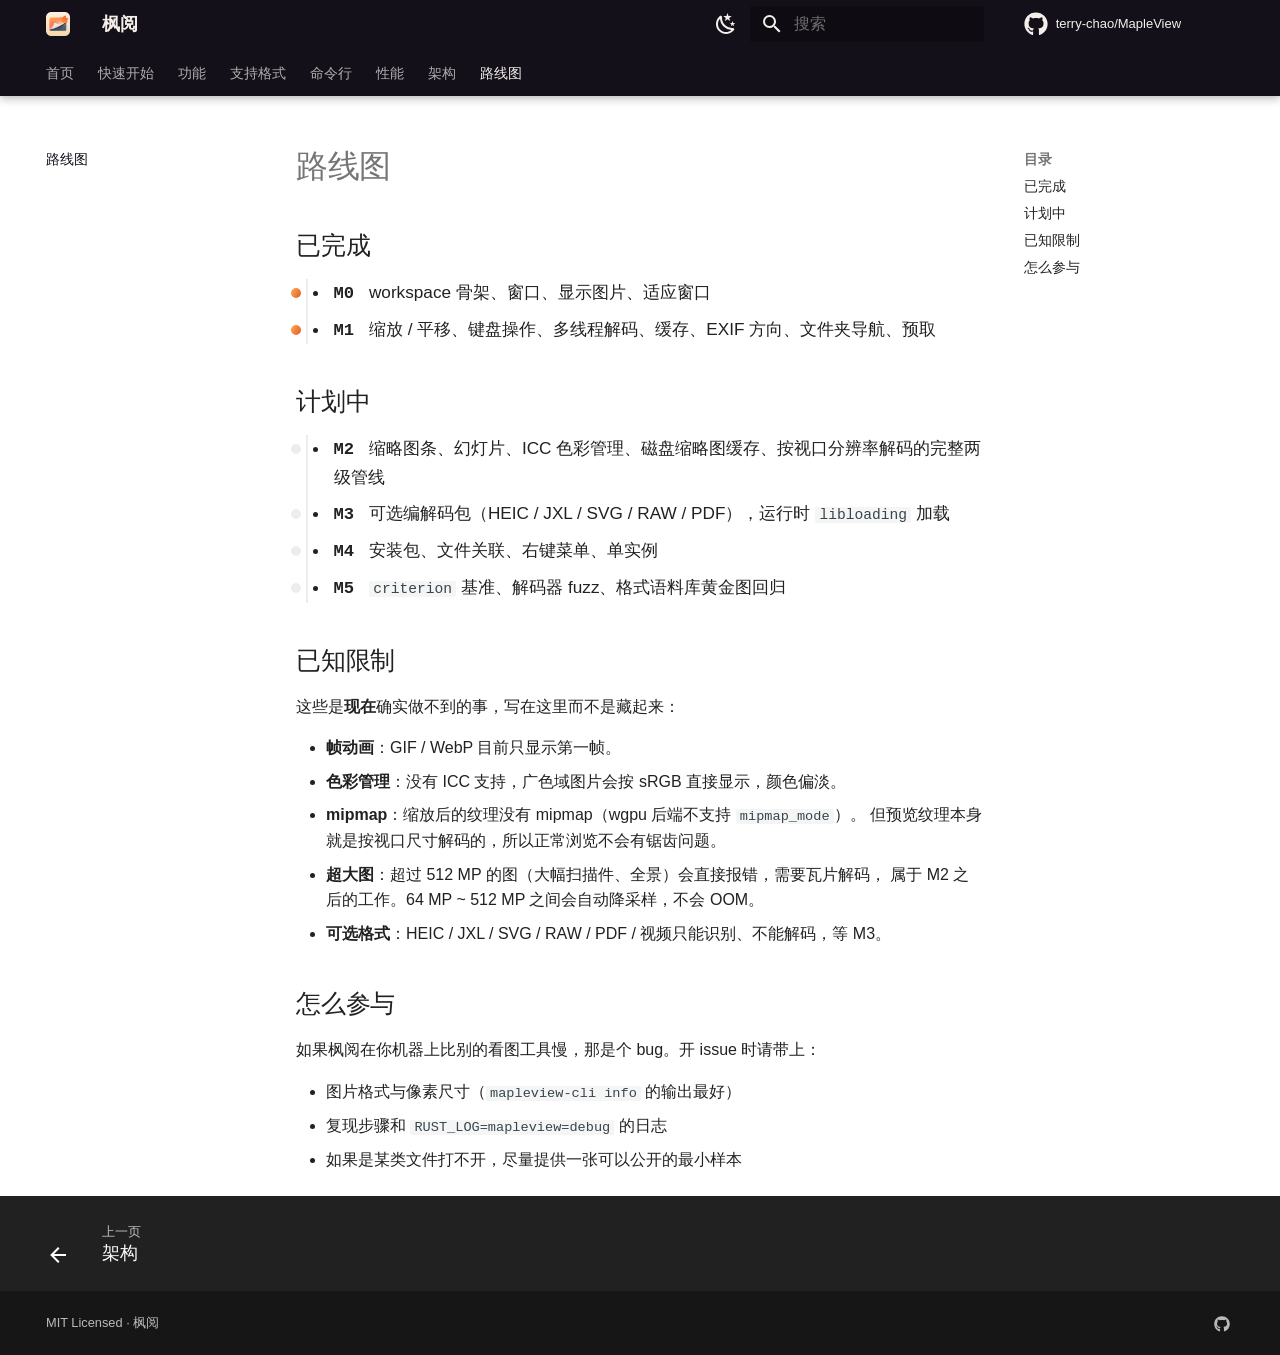
<file: roadmap/index.html>
<!doctype html>
<html lang="zh" class="no-js">
  <head>
    
      <meta charset="utf-8">
      <meta name="viewport" content="width=device-width,initial-scale=1">
      
        <meta name="description" content="快如闪电的图片预览 —— 一个用 Rust 写的桌面图片查看器，20+ 格式、GPU 渲染、翻页零等待。">
      
      
        <meta name="author" content="terry-chao">
      
      
        <link rel="canonical" href="https://terry-chao.github.io/MapleView/roadmap/">
      
      
        <link rel="prev" href="../architecture/">
      
      
      
        
      
      
      <link rel="icon" href="../assets/brand/favicon.ico">
      <meta name="generator" content="mkdocs-1.6.1, mkdocs-material-9.7.7">
    
    
      
        <title>路线图 - 枫阅</title>
      
    
    
      <link rel="stylesheet" href="../assets/stylesheets/main.ec1eaa64.min.css">
      
        
        <link rel="stylesheet" href="../assets/stylesheets/palette.ab4e12ef.min.css">
      
      


    
    
      
    
    
      
    
    
      <link rel="stylesheet" href="../assets/stylesheets/mapleview.css">
    
    <script>__md_scope=new URL("..",location),__md_hash=e=>[...e].reduce(((e,_)=>(e<<5)-e+_.charCodeAt(0)),0),__md_get=(e,_=localStorage,t=__md_scope)=>JSON.parse(_.getItem(t.pathname+"."+e)),__md_set=(e,_,t=localStorage,a=__md_scope)=>{try{t.setItem(a.pathname+"."+e,JSON.stringify(_))}catch(e){}}</script>
    
      

    
    
  
  <meta property="og:type" content="website">
  <meta property="og:site_name" content="枫阅">
  <meta property="og:title" content="路线图 — 枫阅">
  <meta property="og:description" content="快如闪电的图片预览 —— 一个用 Rust 写的桌面图片查看器，20+ 格式、GPU 渲染、翻页零等待。">
  <meta property="og:image" content="https://terry-chao.github.io/MapleView/assets/brand/social-card.jpg">
  <meta property="og:url" content="https://terry-chao.github.io/MapleView/roadmap/">
  <meta name="twitter:card" content="summary_large_image">
  <meta name="twitter:image" content="https://terry-chao.github.io/MapleView/assets/brand/social-card.jpg">

  </head>
  
  
    
    
      
    
    
    
    
    <body dir="ltr" data-md-color-scheme="slate" data-md-color-primary="custom" data-md-color-accent="custom">
  
    
    <input class="md-toggle" data-md-toggle="drawer" type="checkbox" id="__drawer" autocomplete="off">
    <input class="md-toggle" data-md-toggle="search" type="checkbox" id="__search" autocomplete="off">
    <label class="md-overlay" for="__drawer"></label>
    <div data-md-component="skip">
      
        
        <a href="#_1" class="md-skip">
          跳转至
        </a>
      
    </div>
    <div data-md-component="announce">
      
    </div>
    
    
      

  

<header class="md-header md-header--shadow md-header--lifted" data-md-component="header">
  <nav class="md-header__inner md-grid" aria-label="页眉">
    <a href=".." title="枫阅" class="md-header__button md-logo" aria-label="枫阅" data-md-component="logo">
      
  <img src="../assets/brand/icon-180.png" alt="logo">

    </a>
    <label class="md-header__button md-icon" for="__drawer">
      
      <svg xmlns="http://www.w3.org/2000/svg" viewBox="0 0 24 24"><path d="M3 6h18v2H3zm0 5h18v2H3zm0 5h18v2H3z"/></svg>
    </label>
    <div class="md-header__title" data-md-component="header-title">
      <div class="md-header__ellipsis">
        <div class="md-header__topic">
          <span class="md-ellipsis">
            枫阅
          </span>
        </div>
        <div class="md-header__topic" data-md-component="header-topic">
          <span class="md-ellipsis">
            
              路线图
            
          </span>
        </div>
      </div>
    </div>
    
      
        <form class="md-header__option" data-md-component="palette">
  
    
    
    
    <input class="md-option" data-md-color-media="(prefers-color-scheme: dark)" data-md-color-scheme="slate" data-md-color-primary="custom" data-md-color-accent="custom"  aria-label="切换到浅色主题"  type="radio" name="__palette" id="__palette_0">
    
      <label class="md-header__button md-icon" title="切换到浅色主题" for="__palette_1" hidden>
        <svg xmlns="http://www.w3.org/2000/svg" viewBox="0 0 24 24"><path d="M12 7a5 5 0 0 1 5 5 5 5 0 0 1-5 5 5 5 0 0 1-5-5 5 5 0 0 1 5-5m0 2a3 3 0 0 0-3 3 3 3 0 0 0 3 3 3 3 0 0 0 3-3 3 3 0 0 0-3-3m0-7 2.39 3.42C13.65 5.15 12.84 5 12 5s-1.65.15-2.39.42zM3.34 7l4.16-.35A7.2 7.2 0 0 0 5.94 8.5c-.44.74-.69 1.5-.83 2.29zm.02 10 1.76-3.77a7.131 7.131 0 0 0 2.38 4.14zM20.65 7l-1.77 3.79a7.02 7.02 0 0 0-2.38-4.15zm-.01 10-4.14.36c.59-.51 1.12-1.14 1.54-1.86.42-.73.69-1.5.83-2.29zM12 22l-2.41-3.44c.74.27 1.55.44 2.41.44.82 0 1.63-.17 2.37-.44z"/></svg>
      </label>
    
  
    
    
    
    <input class="md-option" data-md-color-media="(prefers-color-scheme: light)" data-md-color-scheme="default" data-md-color-primary="custom" data-md-color-accent="custom"  aria-label="切换到深色主题"  type="radio" name="__palette" id="__palette_1">
    
      <label class="md-header__button md-icon" title="切换到深色主题" for="__palette_0" hidden>
        <svg xmlns="http://www.w3.org/2000/svg" viewBox="0 0 24 24"><path d="m17.75 4.09-2.53 1.94.91 3.06-2.63-1.81-2.63 1.81.91-3.06-2.53-1.94L12.44 4l1.06-3 1.06 3zm3.5 6.91-1.64 1.25.59 1.98-1.7-1.17-1.7 1.17.59-1.98L15.75 11l2.06-.05L18.5 9l.69 1.95zm-2.28 4.95c.83-.08 1.72 1.1 1.19 1.85-.32.45-.66.87-1.08 1.27C15.17 23 8.84 23 4.94 19.07c-3.91-3.9-3.91-10.24 0-14.14.4-.4.82-.76 1.27-1.08.75-.53 1.93.36 1.85 1.19-.27 2.86.69 5.83 2.89 8.02a9.96 9.96 0 0 0 8.02 2.89m-1.64 2.02a12.08 12.08 0 0 1-7.8-3.47c-2.17-2.19-3.33-5-3.49-7.82-2.81 3.14-2.7 7.96.31 10.98 3.02 3.01 7.84 3.12 10.98.31"/></svg>
      </label>
    
  
</form>
      
    
    
      <script>var palette=__md_get("__palette");if(palette&&palette.color){if("(prefers-color-scheme)"===palette.color.media){var media=matchMedia("(prefers-color-scheme: light)"),input=document.querySelector(media.matches?"[data-md-color-media='(prefers-color-scheme: light)']":"[data-md-color-media='(prefers-color-scheme: dark)']");palette.color.media=input.getAttribute("data-md-color-media"),palette.color.scheme=input.getAttribute("data-md-color-scheme"),palette.color.primary=input.getAttribute("data-md-color-primary"),palette.color.accent=input.getAttribute("data-md-color-accent")}for(var[key,value]of Object.entries(palette.color))document.body.setAttribute("data-md-color-"+key,value)}</script>
    
    
    
      
      
        <label class="md-header__button md-icon" for="__search">
          
          <svg xmlns="http://www.w3.org/2000/svg" viewBox="0 0 24 24"><path d="M9.5 3A6.5 6.5 0 0 1 16 9.5c0 1.61-.59 3.09-1.56 4.23l.27.27h.79l5 5-1.5 1.5-5-5v-.79l-.27-.27A6.52 6.52 0 0 1 9.5 16 6.5 6.5 0 0 1 3 9.5 6.5 6.5 0 0 1 9.5 3m0 2C7 5 5 7 5 9.5S7 14 9.5 14 14 12 14 9.5 12 5 9.5 5"/></svg>
        </label>
        <div class="md-search" data-md-component="search" role="dialog">
  <label class="md-search__overlay" for="__search"></label>
  <div class="md-search__inner" role="search">
    <form class="md-search__form" name="search">
      <input type="text" class="md-search__input" name="query" aria-label="搜索" placeholder="搜索" autocapitalize="off" autocorrect="off" autocomplete="off" spellcheck="false" data-md-component="search-query" required>
      <label class="md-search__icon md-icon" for="__search">
        
        <svg xmlns="http://www.w3.org/2000/svg" viewBox="0 0 24 24"><path d="M9.5 3A6.5 6.5 0 0 1 16 9.5c0 1.61-.59 3.09-1.56 4.23l.27.27h.79l5 5-1.5 1.5-5-5v-.79l-.27-.27A6.52 6.52 0 0 1 9.5 16 6.5 6.5 0 0 1 3 9.5 6.5 6.5 0 0 1 9.5 3m0 2C7 5 5 7 5 9.5S7 14 9.5 14 14 12 14 9.5 12 5 9.5 5"/></svg>
        
        <svg xmlns="http://www.w3.org/2000/svg" viewBox="0 0 24 24"><path d="M20 11v2H8l5.5 5.5-1.42 1.42L4.16 12l7.92-7.92L13.5 5.5 8 11z"/></svg>
      </label>
      <nav class="md-search__options" aria-label="查找">
        
        <button type="reset" class="md-search__icon md-icon" title="清空当前内容" aria-label="清空当前内容" tabindex="-1">
          
          <svg xmlns="http://www.w3.org/2000/svg" viewBox="0 0 24 24"><path d="M19 6.41 17.59 5 12 10.59 6.41 5 5 6.41 10.59 12 5 17.59 6.41 19 12 13.41 17.59 19 19 17.59 13.41 12z"/></svg>
        </button>
      </nav>
      
        <div class="md-search__suggest" data-md-component="search-suggest"></div>
      
    </form>
    <div class="md-search__output">
      <div class="md-search__scrollwrap" tabindex="0" data-md-scrollfix>
        <div class="md-search-result" data-md-component="search-result">
          <div class="md-search-result__meta">
            正在初始化搜索引擎
          </div>
          <ol class="md-search-result__list" role="presentation"></ol>
        </div>
      </div>
    </div>
  </div>
</div>
      
    
    
      <div class="md-header__source">
        <a href="https://github.com/terry-chao/MapleView" title="前往仓库" class="md-source" data-md-component="source">
  <div class="md-source__icon md-icon">
    
    <svg xmlns="http://www.w3.org/2000/svg" viewBox="0 0 512 512"><!--! Font Awesome Free 7.1.0 by @fontawesome - https://fontawesome.com License - https://fontawesome.com/license/free (Icons: CC BY 4.0, Fonts: SIL OFL 1.1, Code: MIT License) Copyright 2025 Fonticons, Inc.--><path d="M173.9 397.4c0 2-2.3 3.6-5.2 3.6-3.3.3-5.6-1.3-5.6-3.6 0-2 2.3-3.6 5.2-3.6 3-.3 5.6 1.3 5.6 3.6m-31.1-4.5c-.7 2 1.3 4.3 4.3 4.9 2.6 1 5.6 0 6.2-2s-1.3-4.3-4.3-5.2c-2.6-.7-5.5.3-6.2 2.3m44.2-1.7c-2.9.7-4.9 2.6-4.6 4.9.3 2 2.9 3.3 5.9 2.6 2.9-.7 4.9-2.6 4.6-4.6-.3-1.9-3-3.2-5.9-2.9M252.8 8C114.1 8 8 113.3 8 252c0 110.9 69.8 205.8 169.5 239.2 12.8 2.3 17.3-5.6 17.3-12.1 0-6.2-.3-40.4-.3-61.4 0 0-70 15-84.7-29.8 0 0-11.4-29.1-27.8-36.6 0 0-22.9-15.7 1.6-15.4 0 0 24.9 2 38.6 25.8 21.9 38.6 58.6 27.5 72.9 20.9 2.3-16 8.8-27.1 16-33.7-55.9-6.2-112.3-14.3-112.3-110.5 0-27.5 7.6-41.3 23.6-58.9-2.6-6.5-11.1-33.3 2.6-67.9 20.9-6.5 69 27 69 27 20-5.6 41.5-8.5 62.8-8.5s42.8 2.9 62.8 8.5c0 0 48.1-33.6 69-27 13.7 34.7 5.2 61.4 2.6 67.9 16 17.7 25.8 31.5 25.8 58.9 0 96.5-58.9 104.2-114.8 110.5 9.2 7.9 17 22.9 17 46.4 0 33.7-.3 75.4-.3 83.6 0 6.5 4.6 14.4 17.3 12.1C436.2 457.8 504 362.9 504 252 504 113.3 391.5 8 252.8 8M105.2 352.9c-1.3 1-1 3.3.7 5.2 1.6 1.6 3.9 2.3 5.2 1 1.3-1 1-3.3-.7-5.2-1.6-1.6-3.9-2.3-5.2-1m-10.8-8.1c-.7 1.3.3 2.9 2.3 3.9 1.6 1 3.6.7 4.3-.7.7-1.3-.3-2.9-2.3-3.9-2-.6-3.6-.3-4.3.7m32.4 35.6c-1.6 1.3-1 4.3 1.3 6.2 2.3 2.3 5.2 2.6 6.5 1 1.3-1.3.7-4.3-1.3-6.2-2.2-2.3-5.2-2.6-6.5-1m-11.4-14.7c-1.6 1-1.6 3.6 0 5.9s4.3 3.3 5.6 2.3c1.6-1.3 1.6-3.9 0-6.2-1.4-2.3-4-3.3-5.6-2"/></svg>
  </div>
  <div class="md-source__repository">
    terry-chao/MapleView
  </div>
</a>
      </div>
    
  </nav>
  
    
      
<nav class="md-tabs" aria-label="标签" data-md-component="tabs">
  <div class="md-grid">
    <ul class="md-tabs__list">
      
        
  
  
  
  
    <li class="md-tabs__item">
      <a href=".." class="md-tabs__link">
        
  
  
    
  
  首页

      </a>
    </li>
  

      
        
  
  
  
  
    <li class="md-tabs__item">
      <a href="../start/" class="md-tabs__link">
        
  
  
    
  
  快速开始

      </a>
    </li>
  

      
        
  
  
  
  
    <li class="md-tabs__item">
      <a href="../features/" class="md-tabs__link">
        
  
  
    
  
  功能

      </a>
    </li>
  

      
        
  
  
  
  
    <li class="md-tabs__item">
      <a href="../formats/" class="md-tabs__link">
        
  
  
    
  
  支持格式

      </a>
    </li>
  

      
        
  
  
  
  
    <li class="md-tabs__item">
      <a href="../cli/" class="md-tabs__link">
        
  
  
    
  
  命令行

      </a>
    </li>
  

      
        
  
  
  
  
    <li class="md-tabs__item">
      <a href="../performance/" class="md-tabs__link">
        
  
  
    
  
  性能

      </a>
    </li>
  

      
        
  
  
  
  
    <li class="md-tabs__item">
      <a href="../architecture/" class="md-tabs__link">
        
  
  
    
  
  架构

      </a>
    </li>
  

      
        
  
  
  
    
  
  
    <li class="md-tabs__item md-tabs__item--active">
      <a href="./" class="md-tabs__link">
        
  
  
    
  
  路线图

      </a>
    </li>
  

      
    </ul>
  </div>
</nav>
    
  
</header>
    
    <div class="md-container" data-md-component="container">
      
  

      
        
      
      <main class="md-main" data-md-component="main">
        <div class="md-main__inner md-grid">
          
            
              
              <div class="md-sidebar md-sidebar--primary" data-md-component="sidebar" data-md-type="navigation" >
                <div class="md-sidebar__scrollwrap">
                  <div class="md-sidebar__inner">
                    


  


<nav class="md-nav md-nav--primary md-nav--lifted" aria-label="导航栏" data-md-level="0">
  <label class="md-nav__title" for="__drawer">
    <a href=".." title="枫阅" class="md-nav__button md-logo" aria-label="枫阅" data-md-component="logo">
      
  <img src="../assets/brand/icon-180.png" alt="logo">

    </a>
    枫阅
  </label>
  
    <div class="md-nav__source">
      <a href="https://github.com/terry-chao/MapleView" title="前往仓库" class="md-source" data-md-component="source">
  <div class="md-source__icon md-icon">
    
    <svg xmlns="http://www.w3.org/2000/svg" viewBox="0 0 512 512"><!--! Font Awesome Free 7.1.0 by @fontawesome - https://fontawesome.com License - https://fontawesome.com/license/free (Icons: CC BY 4.0, Fonts: SIL OFL 1.1, Code: MIT License) Copyright 2025 Fonticons, Inc.--><path d="M173.9 397.4c0 2-2.3 3.6-5.2 3.6-3.3.3-5.6-1.3-5.6-3.6 0-2 2.3-3.6 5.2-3.6 3-.3 5.6 1.3 5.6 3.6m-31.1-4.5c-.7 2 1.3 4.3 4.3 4.9 2.6 1 5.6 0 6.2-2s-1.3-4.3-4.3-5.2c-2.6-.7-5.5.3-6.2 2.3m44.2-1.7c-2.9.7-4.9 2.6-4.6 4.9.3 2 2.9 3.3 5.9 2.6 2.9-.7 4.9-2.6 4.6-4.6-.3-1.9-3-3.2-5.9-2.9M252.8 8C114.1 8 8 113.3 8 252c0 110.9 69.8 205.8 169.5 239.2 12.8 2.3 17.3-5.6 17.3-12.1 0-6.2-.3-40.4-.3-61.4 0 0-70 15-84.7-29.8 0 0-11.4-29.1-27.8-36.6 0 0-22.9-15.7 1.6-15.4 0 0 24.9 2 38.6 25.8 21.9 38.6 58.6 27.5 72.9 20.9 2.3-16 8.8-27.1 16-33.7-55.9-6.2-112.3-14.3-112.3-110.5 0-27.5 7.6-41.3 23.6-58.9-2.6-6.5-11.1-33.3 2.6-67.9 20.9-6.5 69 27 69 27 20-5.6 41.5-8.5 62.8-8.5s42.8 2.9 62.8 8.5c0 0 48.1-33.6 69-27 13.7 34.7 5.2 61.4 2.6 67.9 16 17.7 25.8 31.5 25.8 58.9 0 96.5-58.9 104.2-114.8 110.5 9.2 7.9 17 22.9 17 46.4 0 33.7-.3 75.4-.3 83.6 0 6.5 4.6 14.4 17.3 12.1C436.2 457.8 504 362.9 504 252 504 113.3 391.5 8 252.8 8M105.2 352.9c-1.3 1-1 3.3.7 5.2 1.6 1.6 3.9 2.3 5.2 1 1.3-1 1-3.3-.7-5.2-1.6-1.6-3.9-2.3-5.2-1m-10.8-8.1c-.7 1.3.3 2.9 2.3 3.9 1.6 1 3.6.7 4.3-.7.7-1.3-.3-2.9-2.3-3.9-2-.6-3.6-.3-4.3.7m32.4 35.6c-1.6 1.3-1 4.3 1.3 6.2 2.3 2.3 5.2 2.6 6.5 1 1.3-1.3.7-4.3-1.3-6.2-2.2-2.3-5.2-2.6-6.5-1m-11.4-14.7c-1.6 1-1.6 3.6 0 5.9s4.3 3.3 5.6 2.3c1.6-1.3 1.6-3.9 0-6.2-1.4-2.3-4-3.3-5.6-2"/></svg>
  </div>
  <div class="md-source__repository">
    terry-chao/MapleView
  </div>
</a>
    </div>
  
  <ul class="md-nav__list" data-md-scrollfix>
    
      
      
  
  
  
  
    <li class="md-nav__item">
      <a href=".." class="md-nav__link">
        
  
  
  <span class="md-ellipsis">
    
  
    首页
  

    
  </span>
  
  

      </a>
    </li>
  

    
      
      
  
  
  
  
    <li class="md-nav__item">
      <a href="../start/" class="md-nav__link">
        
  
  
  <span class="md-ellipsis">
    
  
    快速开始
  

    
  </span>
  
  

      </a>
    </li>
  

    
      
      
  
  
  
  
    <li class="md-nav__item">
      <a href="../features/" class="md-nav__link">
        
  
  
  <span class="md-ellipsis">
    
  
    功能
  

    
  </span>
  
  

      </a>
    </li>
  

    
      
      
  
  
  
  
    <li class="md-nav__item">
      <a href="../formats/" class="md-nav__link">
        
  
  
  <span class="md-ellipsis">
    
  
    支持格式
  

    
  </span>
  
  

      </a>
    </li>
  

    
      
      
  
  
  
  
    <li class="md-nav__item">
      <a href="../cli/" class="md-nav__link">
        
  
  
  <span class="md-ellipsis">
    
  
    命令行
  

    
  </span>
  
  

      </a>
    </li>
  

    
      
      
  
  
  
  
    <li class="md-nav__item">
      <a href="../performance/" class="md-nav__link">
        
  
  
  <span class="md-ellipsis">
    
  
    性能
  

    
  </span>
  
  

      </a>
    </li>
  

    
      
      
  
  
  
  
    <li class="md-nav__item">
      <a href="../architecture/" class="md-nav__link">
        
  
  
  <span class="md-ellipsis">
    
  
    架构
  

    
  </span>
  
  

      </a>
    </li>
  

    
      
      
  
  
    
  
  
  
    <li class="md-nav__item md-nav__item--active">
      
      <input class="md-nav__toggle md-toggle" type="checkbox" id="__toc">
      
      
        
      
      
        <label class="md-nav__link md-nav__link--active" for="__toc">
          
  
  
  <span class="md-ellipsis">
    
  
    路线图
  

    
  </span>
  
  

          <span class="md-nav__icon md-icon"></span>
        </label>
      
      <a href="./" class="md-nav__link md-nav__link--active">
        
  
  
  <span class="md-ellipsis">
    
  
    路线图
  

    
  </span>
  
  

      </a>
      
        

<nav class="md-nav md-nav--secondary" aria-label="目录">
  
  
  
    
  
  
    <label class="md-nav__title" for="__toc">
      <span class="md-nav__icon md-icon"></span>
      目录
    </label>
    <ul class="md-nav__list" data-md-component="toc" data-md-scrollfix>
      
        <li class="md-nav__item">
  <a href="#_2" class="md-nav__link">
    <span class="md-ellipsis">
      
        已完成
      
    </span>
  </a>
  
</li>
      
        <li class="md-nav__item">
  <a href="#_3" class="md-nav__link">
    <span class="md-ellipsis">
      
        计划中
      
    </span>
  </a>
  
</li>
      
        <li class="md-nav__item">
  <a href="#_4" class="md-nav__link">
    <span class="md-ellipsis">
      
        已知限制
      
    </span>
  </a>
  
</li>
      
        <li class="md-nav__item">
  <a href="#_5" class="md-nav__link">
    <span class="md-ellipsis">
      
        怎么参与
      
    </span>
  </a>
  
</li>
      
    </ul>
  
</nav>
      
    </li>
  

    
  </ul>
</nav>
                  </div>
                </div>
              </div>
            
            
              
              <div class="md-sidebar md-sidebar--secondary" data-md-component="sidebar" data-md-type="toc" >
                <div class="md-sidebar__scrollwrap">
                  <div class="md-sidebar__inner">
                    

<nav class="md-nav md-nav--secondary" aria-label="目录">
  
  
  
    
  
  
    <label class="md-nav__title" for="__toc">
      <span class="md-nav__icon md-icon"></span>
      目录
    </label>
    <ul class="md-nav__list" data-md-component="toc" data-md-scrollfix>
      
        <li class="md-nav__item">
  <a href="#_2" class="md-nav__link">
    <span class="md-ellipsis">
      
        已完成
      
    </span>
  </a>
  
</li>
      
        <li class="md-nav__item">
  <a href="#_3" class="md-nav__link">
    <span class="md-ellipsis">
      
        计划中
      
    </span>
  </a>
  
</li>
      
        <li class="md-nav__item">
  <a href="#_4" class="md-nav__link">
    <span class="md-ellipsis">
      
        已知限制
      
    </span>
  </a>
  
</li>
      
        <li class="md-nav__item">
  <a href="#_5" class="md-nav__link">
    <span class="md-ellipsis">
      
        怎么参与
      
    </span>
  </a>
  
</li>
      
    </ul>
  
</nav>
                  </div>
                </div>
              </div>
            
          
          
            <div class="md-content" data-md-component="content">
              
              <article class="md-content__inner md-typeset">
                
  
    
                  



<h1 id="_1">路线图<a class="headerlink" href="#_1" title="Permanent link">&para;</a></h1>
<h2 id="_2">已完成<a class="headerlink" href="#_2" title="Permanent link">&para;</a></h2>
<ul class="mx-timeline">
  <li class="is-done">
    <b>M0</b> workspace 骨架、窗口、显示图片、适应窗口
  </li>
  <li class="is-done">
    <b>M1</b> 缩放 / 平移、键盘操作、多线程解码、缓存、EXIF 方向、文件夹导航、预取
  </li>
</ul>

<h2 id="_3">计划中<a class="headerlink" href="#_3" title="Permanent link">&para;</a></h2>
<ul class="mx-timeline">
  <li><b>M2</b> 缩略图条、幻灯片、ICC 色彩管理、磁盘缩略图缓存、按视口分辨率解码的完整两级管线</li>
  <li><b>M3</b> 可选编解码包（HEIC / JXL / SVG / RAW / PDF），运行时 <code>libloading</code> 加载</li>
  <li><b>M4</b> 安装包、文件关联、右键菜单、单实例</li>
  <li><b>M5</b> <code>criterion</code> 基准、解码器 fuzz、格式语料库黄金图回归</li>
</ul>

<h2 id="_4">已知限制<a class="headerlink" href="#_4" title="Permanent link">&para;</a></h2>
<p>这些是<strong>现在</strong>确实做不到的事，写在这里而不是藏起来：</p>
<ul>
<li><strong>帧动画</strong>：GIF / WebP 目前只显示第一帧。</li>
<li><strong>色彩管理</strong>：没有 ICC 支持，广色域图片会按 sRGB 直接显示，颜色偏淡。</li>
<li><strong>mipmap</strong>：缩放后的纹理没有 mipmap（wgpu 后端不支持 <code>mipmap_mode</code>）。
  但预览纹理本身就是按视口尺寸解码的，所以正常浏览不会有锯齿问题。</li>
<li><strong>超大图</strong>：超过 512 MP 的图（大幅扫描件、全景）会直接报错，需要瓦片解码，
  属于 M2 之后的工作。64 MP ~ 512 MP 之间会自动降采样，不会 OOM。</li>
<li><strong>可选格式</strong>：HEIC / JXL / SVG / RAW / PDF / 视频只能识别、不能解码，等 M3。</li>
</ul>
<h2 id="_5">怎么参与<a class="headerlink" href="#_5" title="Permanent link">&para;</a></h2>
<p>如果枫阅在你机器上比别的看图工具慢，那是个 bug。开 issue 时请带上：</p>
<ul>
<li>图片格式与像素尺寸（<code>mapleview-cli info</code> 的输出最好）</li>
<li>复现步骤和 <code>RUST_LOG=mapleview=debug</code> 的日志</li>
<li>如果是某类文件打不开，尽量提供一张可以公开的最小样本</li>
</ul>












                
  

              </article>
            </div>
          
          
  <script>var tabs=__md_get("__tabs");if(Array.isArray(tabs))e:for(var set of document.querySelectorAll(".tabbed-set")){var labels=set.querySelector(".tabbed-labels");for(var tab of tabs)for(var label of labels.getElementsByTagName("label"))if(label.innerText.trim()===tab){var input=document.getElementById(label.htmlFor);input.checked=!0;continue e}}</script>

<script>var target=document.getElementById(location.hash.slice(1));target&&target.name&&(target.checked=target.name.startsWith("__tabbed_"))</script>
        </div>
        
          <button type="button" class="md-top md-icon" data-md-component="top" hidden>
  
  <svg xmlns="http://www.w3.org/2000/svg" viewBox="0 0 24 24"><path d="M13 20h-2V8l-5.5 5.5-1.42-1.42L12 4.16l7.92 7.92-1.42 1.42L13 8z"/></svg>
  回到页面顶部
</button>
        
      </main>
      
        <footer class="md-footer">
  
    
      
      <nav class="md-footer__inner md-grid" aria-label="页脚" >
        
          
          <a href="../architecture/" class="md-footer__link md-footer__link--prev" aria-label="上一页: 架构">
            <div class="md-footer__button md-icon">
              
              <svg xmlns="http://www.w3.org/2000/svg" viewBox="0 0 24 24"><path d="M20 11v2H8l5.5 5.5-1.42 1.42L4.16 12l7.92-7.92L13.5 5.5 8 11z"/></svg>
            </div>
            <div class="md-footer__title">
              <span class="md-footer__direction">
                上一页
              </span>
              <div class="md-ellipsis">
                架构
              </div>
            </div>
          </a>
        
        
      </nav>
    
  
  <div class="md-footer-meta md-typeset">
    <div class="md-footer-meta__inner md-grid">
      <div class="md-copyright">
  
    <div class="md-copyright__highlight">
      MIT Licensed · 枫阅
    </div>
  
  
</div>
      
        
<div class="md-social">
  
    
    
    
    
    <a href="https://github.com/terry-chao/MapleView" target="_blank" rel="noopener" title="在 GitHub 上查看源码" class="md-social__link">
      <svg xmlns="http://www.w3.org/2000/svg" viewBox="0 0 512 512"><!--! Font Awesome Free 7.1.0 by @fontawesome - https://fontawesome.com License - https://fontawesome.com/license/free (Icons: CC BY 4.0, Fonts: SIL OFL 1.1, Code: MIT License) Copyright 2025 Fonticons, Inc.--><path d="M173.9 397.4c0 2-2.3 3.6-5.2 3.6-3.3.3-5.6-1.3-5.6-3.6 0-2 2.3-3.6 5.2-3.6 3-.3 5.6 1.3 5.6 3.6m-31.1-4.5c-.7 2 1.3 4.3 4.3 4.9 2.6 1 5.6 0 6.2-2s-1.3-4.3-4.3-5.2c-2.6-.7-5.5.3-6.2 2.3m44.2-1.7c-2.9.7-4.9 2.6-4.6 4.9.3 2 2.9 3.3 5.9 2.6 2.9-.7 4.9-2.6 4.6-4.6-.3-1.9-3-3.2-5.9-2.9M252.8 8C114.1 8 8 113.3 8 252c0 110.9 69.8 205.8 169.5 239.2 12.8 2.3 17.3-5.6 17.3-12.1 0-6.2-.3-40.4-.3-61.4 0 0-70 15-84.7-29.8 0 0-11.4-29.1-27.8-36.6 0 0-22.9-15.7 1.6-15.4 0 0 24.9 2 38.6 25.8 21.9 38.6 58.6 27.5 72.9 20.9 2.3-16 8.8-27.1 16-33.7-55.9-6.2-112.3-14.3-112.3-110.5 0-27.5 7.6-41.3 23.6-58.9-2.6-6.5-11.1-33.3 2.6-67.9 20.9-6.5 69 27 69 27 20-5.6 41.5-8.5 62.8-8.5s42.8 2.9 62.8 8.5c0 0 48.1-33.6 69-27 13.7 34.7 5.2 61.4 2.6 67.9 16 17.7 25.8 31.5 25.8 58.9 0 96.5-58.9 104.2-114.8 110.5 9.2 7.9 17 22.9 17 46.4 0 33.7-.3 75.4-.3 83.6 0 6.5 4.6 14.4 17.3 12.1C436.2 457.8 504 362.9 504 252 504 113.3 391.5 8 252.8 8M105.2 352.9c-1.3 1-1 3.3.7 5.2 1.6 1.6 3.9 2.3 5.2 1 1.3-1 1-3.3-.7-5.2-1.6-1.6-3.9-2.3-5.2-1m-10.8-8.1c-.7 1.3.3 2.9 2.3 3.9 1.6 1 3.6.7 4.3-.7.7-1.3-.3-2.9-2.3-3.9-2-.6-3.6-.3-4.3.7m32.4 35.6c-1.6 1.3-1 4.3 1.3 6.2 2.3 2.3 5.2 2.6 6.5 1 1.3-1.3.7-4.3-1.3-6.2-2.2-2.3-5.2-2.6-6.5-1m-11.4-14.7c-1.6 1-1.6 3.6 0 5.9s4.3 3.3 5.6 2.3c1.6-1.3 1.6-3.9 0-6.2-1.4-2.3-4-3.3-5.6-2"/></svg>
    </a>
  
</div>
      
    </div>
  </div>
</footer>
      
    </div>
    <div class="md-dialog" data-md-component="dialog">
      <div class="md-dialog__inner md-typeset"></div>
    </div>
    
    
    
      
      
      <script id="__config" type="application/json">{"annotate": null, "base": "..", "features": ["navigation.tabs", "navigation.tabs.sticky", "navigation.top", "navigation.indexes", "navigation.footer", "toc.follow", "search.suggest", "search.highlight", "content.code.copy", "content.tabs.link", "content.tooltips"], "search": "../assets/javascripts/workers/search.2c215733.min.js", "tags": null, "translations": {"clipboard.copied": "\u5df2\u590d\u5236", "clipboard.copy": "\u590d\u5236", "search.result.more.one": "\u5728\u8be5\u9875\u4e0a\u8fd8\u6709 1 \u4e2a\u7b26\u5408\u6761\u4ef6\u7684\u7ed3\u679c", "search.result.more.other": "\u5728\u8be5\u9875\u4e0a\u8fd8\u6709 # \u4e2a\u7b26\u5408\u6761\u4ef6\u7684\u7ed3\u679c", "search.result.none": "\u6ca1\u6709\u627e\u5230\u7b26\u5408\u6761\u4ef6\u7684\u7ed3\u679c", "search.result.one": "\u627e\u5230 1 \u4e2a\u7b26\u5408\u6761\u4ef6\u7684\u7ed3\u679c", "search.result.other": "# \u4e2a\u7b26\u5408\u6761\u4ef6\u7684\u7ed3\u679c", "search.result.placeholder": "\u952e\u5165\u4ee5\u5f00\u59cb\u641c\u7d22", "search.result.term.missing": "\u7f3a\u5c11", "select.version": "\u9009\u62e9\u5f53\u524d\u7248\u672c"}, "version": null}</script>
    
    
      <script src="../assets/javascripts/bundle.d7400e89.min.js"></script>
      
        <script src="../assets/javascripts/demo-corpus.js"></script>
      
        <script src="../assets/javascripts/lightning.js"></script>
      
    
  </body>
</html>
</file>
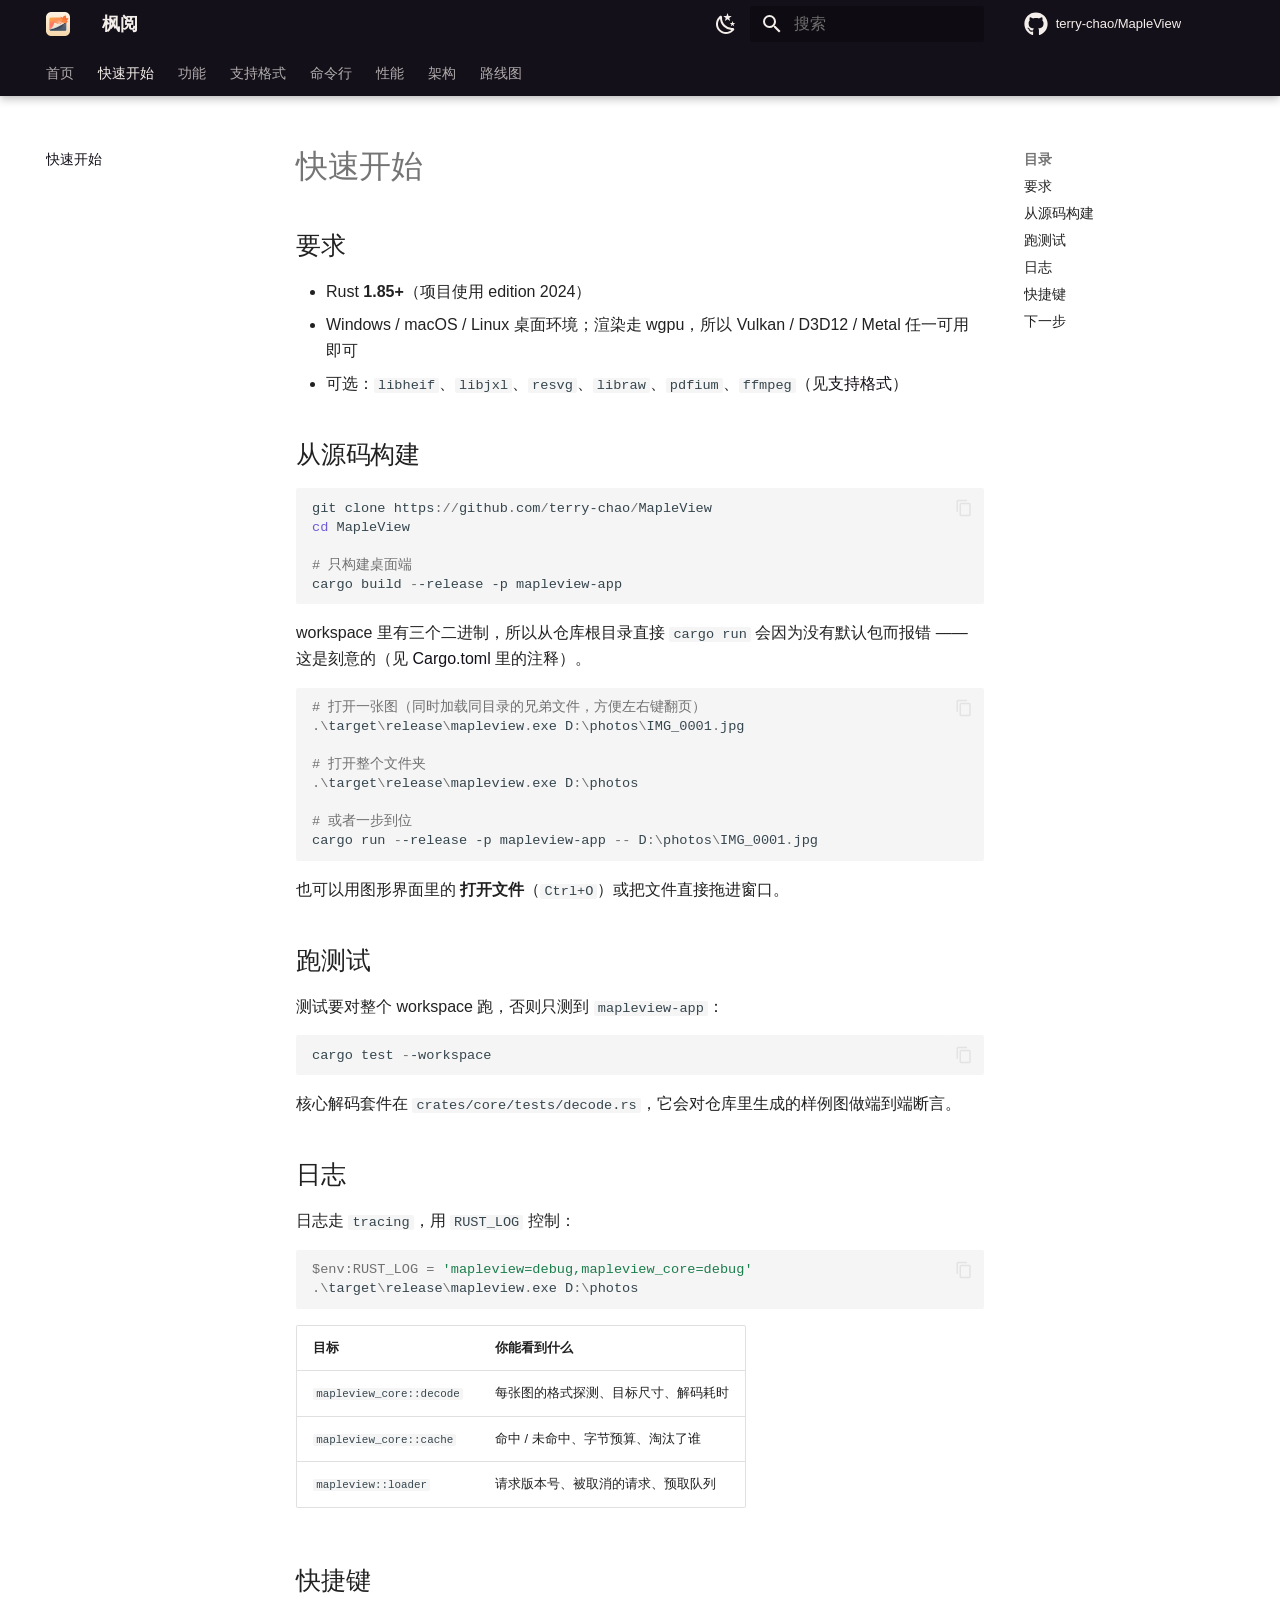
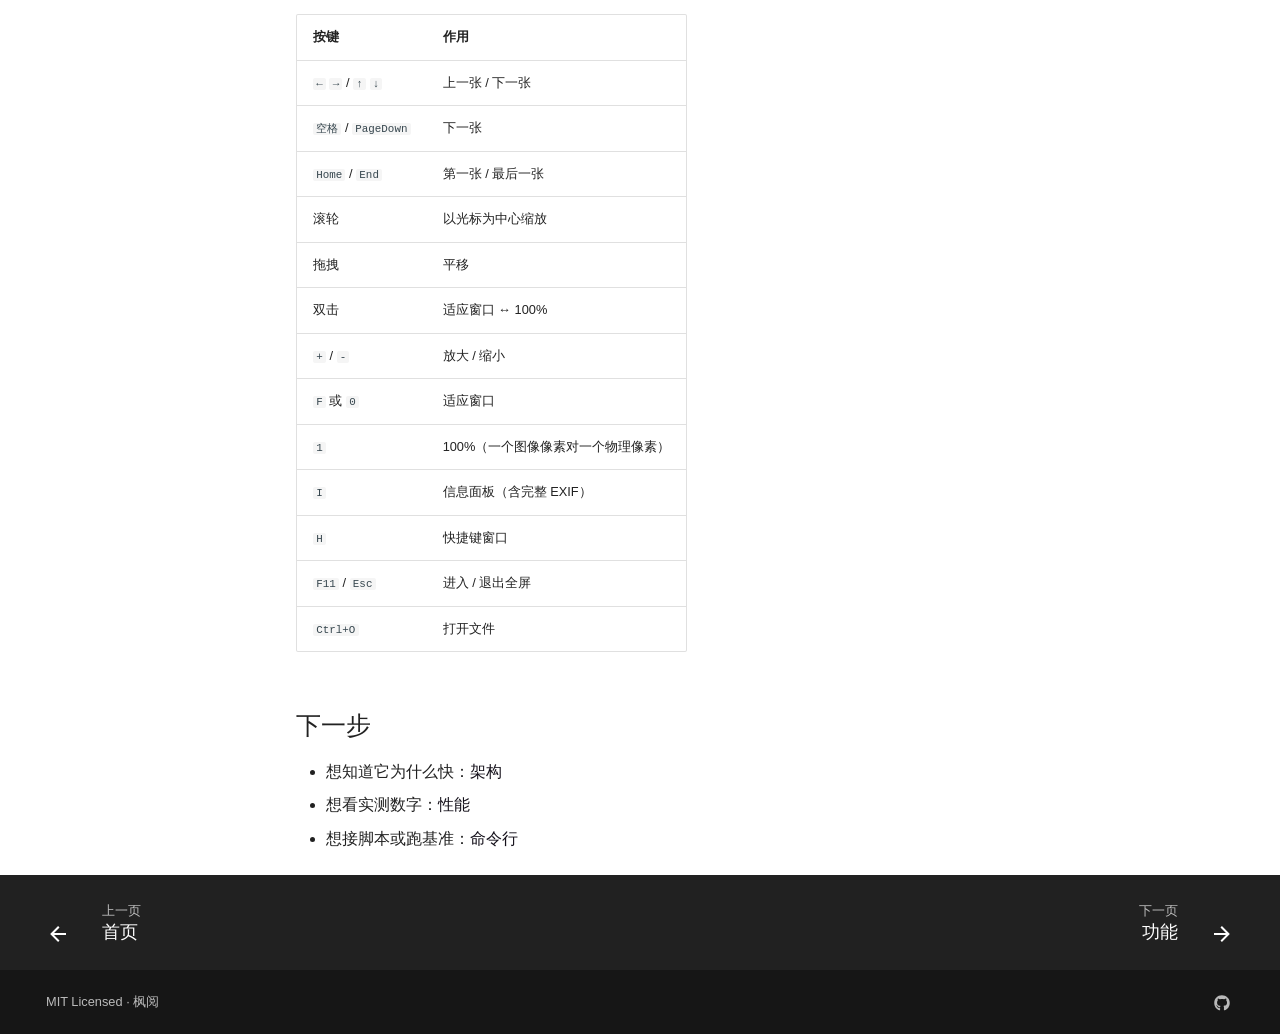
<file: start/index.html>
<!doctype html>
<html lang="zh" class="no-js">
  <head>
    
      <meta charset="utf-8">
      <meta name="viewport" content="width=device-width,initial-scale=1">
      
        <meta name="description" content="快如闪电的图片预览 —— 一个用 Rust 写的桌面图片查看器，20+ 格式、GPU 渲染、翻页零等待。">
      
      
        <meta name="author" content="terry-chao">
      
      
        <link rel="canonical" href="https://terry-chao.github.io/MapleView/start/">
      
      
        <link rel="prev" href="..">
      
      
        <link rel="next" href="../features/">
      
      
        
      
      
      <link rel="icon" href="../assets/brand/favicon.ico">
      <meta name="generator" content="mkdocs-1.6.1, mkdocs-material-9.7.7">
    
    
      
        <title>快速开始 - 枫阅</title>
      
    
    
      <link rel="stylesheet" href="../assets/stylesheets/main.ec1eaa64.min.css">
      
        
        <link rel="stylesheet" href="../assets/stylesheets/palette.ab4e12ef.min.css">
      
      


    
    
      
    
    
      
    
    
      <link rel="stylesheet" href="../assets/stylesheets/mapleview.css">
    
    <script>__md_scope=new URL("..",location),__md_hash=e=>[...e].reduce(((e,_)=>(e<<5)-e+_.charCodeAt(0)),0),__md_get=(e,_=localStorage,t=__md_scope)=>JSON.parse(_.getItem(t.pathname+"."+e)),__md_set=(e,_,t=localStorage,a=__md_scope)=>{try{t.setItem(a.pathname+"."+e,JSON.stringify(_))}catch(e){}}</script>
    
      

    
    
  
  <meta property="og:type" content="website">
  <meta property="og:site_name" content="枫阅">
  <meta property="og:title" content="快速开始 — 枫阅">
  <meta property="og:description" content="快如闪电的图片预览 —— 一个用 Rust 写的桌面图片查看器，20+ 格式、GPU 渲染、翻页零等待。">
  <meta property="og:image" content="https://terry-chao.github.io/MapleView/assets/brand/social-card.jpg">
  <meta property="og:url" content="https://terry-chao.github.io/MapleView/start/">
  <meta name="twitter:card" content="summary_large_image">
  <meta name="twitter:image" content="https://terry-chao.github.io/MapleView/assets/brand/social-card.jpg">

  </head>
  
  
    
    
      
    
    
    
    
    <body dir="ltr" data-md-color-scheme="slate" data-md-color-primary="custom" data-md-color-accent="custom">
  
    
    <input class="md-toggle" data-md-toggle="drawer" type="checkbox" id="__drawer" autocomplete="off">
    <input class="md-toggle" data-md-toggle="search" type="checkbox" id="__search" autocomplete="off">
    <label class="md-overlay" for="__drawer"></label>
    <div data-md-component="skip">
      
        
        <a href="#_1" class="md-skip">
          跳转至
        </a>
      
    </div>
    <div data-md-component="announce">
      
    </div>
    
    
      

  

<header class="md-header md-header--shadow md-header--lifted" data-md-component="header">
  <nav class="md-header__inner md-grid" aria-label="页眉">
    <a href=".." title="枫阅" class="md-header__button md-logo" aria-label="枫阅" data-md-component="logo">
      
  <img src="../assets/brand/icon-180.png" alt="logo">

    </a>
    <label class="md-header__button md-icon" for="__drawer">
      
      <svg xmlns="http://www.w3.org/2000/svg" viewBox="0 0 24 24"><path d="M3 6h18v2H3zm0 5h18v2H3zm0 5h18v2H3z"/></svg>
    </label>
    <div class="md-header__title" data-md-component="header-title">
      <div class="md-header__ellipsis">
        <div class="md-header__topic">
          <span class="md-ellipsis">
            枫阅
          </span>
        </div>
        <div class="md-header__topic" data-md-component="header-topic">
          <span class="md-ellipsis">
            
              快速开始
            
          </span>
        </div>
      </div>
    </div>
    
      
        <form class="md-header__option" data-md-component="palette">
  
    
    
    
    <input class="md-option" data-md-color-media="(prefers-color-scheme: dark)" data-md-color-scheme="slate" data-md-color-primary="custom" data-md-color-accent="custom"  aria-label="切换到浅色主题"  type="radio" name="__palette" id="__palette_0">
    
      <label class="md-header__button md-icon" title="切换到浅色主题" for="__palette_1" hidden>
        <svg xmlns="http://www.w3.org/2000/svg" viewBox="0 0 24 24"><path d="M12 7a5 5 0 0 1 5 5 5 5 0 0 1-5 5 5 5 0 0 1-5-5 5 5 0 0 1 5-5m0 2a3 3 0 0 0-3 3 3 3 0 0 0 3 3 3 3 0 0 0 3-3 3 3 0 0 0-3-3m0-7 2.39 3.42C13.65 5.15 12.84 5 12 5s-1.65.15-2.39.42zM3.34 7l4.16-.35A7.2 7.2 0 0 0 5.94 8.5c-.44.74-.69 1.5-.83 2.29zm.02 10 1.76-3.77a7.131 7.131 0 0 0 2.38 4.14zM20.65 7l-1.77 3.79a7.02 7.02 0 0 0-2.38-4.15zm-.01 10-4.14.36c.59-.51 1.12-1.14 1.54-1.86.42-.73.69-1.5.83-2.29zM12 22l-2.41-3.44c.74.27 1.55.44 2.41.44.82 0 1.63-.17 2.37-.44z"/></svg>
      </label>
    
  
    
    
    
    <input class="md-option" data-md-color-media="(prefers-color-scheme: light)" data-md-color-scheme="default" data-md-color-primary="custom" data-md-color-accent="custom"  aria-label="切换到深色主题"  type="radio" name="__palette" id="__palette_1">
    
      <label class="md-header__button md-icon" title="切换到深色主题" for="__palette_0" hidden>
        <svg xmlns="http://www.w3.org/2000/svg" viewBox="0 0 24 24"><path d="m17.75 4.09-2.53 1.94.91 3.06-2.63-1.81-2.63 1.81.91-3.06-2.53-1.94L12.44 4l1.06-3 1.06 3zm3.5 6.91-1.64 1.25.59 1.98-1.7-1.17-1.7 1.17.59-1.98L15.75 11l2.06-.05L18.5 9l.69 1.95zm-2.28 4.95c.83-.08 1.72 1.1 1.19 1.85-.32.45-.66.87-1.08 1.27C15.17 23 8.84 23 4.94 19.07c-3.91-3.9-3.91-10.24 0-14.14.4-.4.82-.76 1.27-1.08.75-.53 1.93.36 1.85 1.19-.27 2.86.69 5.83 2.89 8.02a9.96 9.96 0 0 0 8.02 2.89m-1.64 2.02a12.08 12.08 0 0 1-7.8-3.47c-2.17-2.19-3.33-5-3.49-7.82-2.81 3.14-2.7 7.96.31 10.98 3.02 3.01 7.84 3.12 10.98.31"/></svg>
      </label>
    
  
</form>
      
    
    
      <script>var palette=__md_get("__palette");if(palette&&palette.color){if("(prefers-color-scheme)"===palette.color.media){var media=matchMedia("(prefers-color-scheme: light)"),input=document.querySelector(media.matches?"[data-md-color-media='(prefers-color-scheme: light)']":"[data-md-color-media='(prefers-color-scheme: dark)']");palette.color.media=input.getAttribute("data-md-color-media"),palette.color.scheme=input.getAttribute("data-md-color-scheme"),palette.color.primary=input.getAttribute("data-md-color-primary"),palette.color.accent=input.getAttribute("data-md-color-accent")}for(var[key,value]of Object.entries(palette.color))document.body.setAttribute("data-md-color-"+key,value)}</script>
    
    
    
      
      
        <label class="md-header__button md-icon" for="__search">
          
          <svg xmlns="http://www.w3.org/2000/svg" viewBox="0 0 24 24"><path d="M9.5 3A6.5 6.5 0 0 1 16 9.5c0 1.61-.59 3.09-1.56 4.23l.27.27h.79l5 5-1.5 1.5-5-5v-.79l-.27-.27A6.52 6.52 0 0 1 9.5 16 6.5 6.5 0 0 1 3 9.5 6.5 6.5 0 0 1 9.5 3m0 2C7 5 5 7 5 9.5S7 14 9.5 14 14 12 14 9.5 12 5 9.5 5"/></svg>
        </label>
        <div class="md-search" data-md-component="search" role="dialog">
  <label class="md-search__overlay" for="__search"></label>
  <div class="md-search__inner" role="search">
    <form class="md-search__form" name="search">
      <input type="text" class="md-search__input" name="query" aria-label="搜索" placeholder="搜索" autocapitalize="off" autocorrect="off" autocomplete="off" spellcheck="false" data-md-component="search-query" required>
      <label class="md-search__icon md-icon" for="__search">
        
        <svg xmlns="http://www.w3.org/2000/svg" viewBox="0 0 24 24"><path d="M9.5 3A6.5 6.5 0 0 1 16 9.5c0 1.61-.59 3.09-1.56 4.23l.27.27h.79l5 5-1.5 1.5-5-5v-.79l-.27-.27A6.52 6.52 0 0 1 9.5 16 6.5 6.5 0 0 1 3 9.5 6.5 6.5 0 0 1 9.5 3m0 2C7 5 5 7 5 9.5S7 14 9.5 14 14 12 14 9.5 12 5 9.5 5"/></svg>
        
        <svg xmlns="http://www.w3.org/2000/svg" viewBox="0 0 24 24"><path d="M20 11v2H8l5.5 5.5-1.42 1.42L4.16 12l7.92-7.92L13.5 5.5 8 11z"/></svg>
      </label>
      <nav class="md-search__options" aria-label="查找">
        
        <button type="reset" class="md-search__icon md-icon" title="清空当前内容" aria-label="清空当前内容" tabindex="-1">
          
          <svg xmlns="http://www.w3.org/2000/svg" viewBox="0 0 24 24"><path d="M19 6.41 17.59 5 12 10.59 6.41 5 5 6.41 10.59 12 5 17.59 6.41 19 12 13.41 17.59 19 19 17.59 13.41 12z"/></svg>
        </button>
      </nav>
      
        <div class="md-search__suggest" data-md-component="search-suggest"></div>
      
    </form>
    <div class="md-search__output">
      <div class="md-search__scrollwrap" tabindex="0" data-md-scrollfix>
        <div class="md-search-result" data-md-component="search-result">
          <div class="md-search-result__meta">
            正在初始化搜索引擎
          </div>
          <ol class="md-search-result__list" role="presentation"></ol>
        </div>
      </div>
    </div>
  </div>
</div>
      
    
    
      <div class="md-header__source">
        <a href="https://github.com/terry-chao/MapleView" title="前往仓库" class="md-source" data-md-component="source">
  <div class="md-source__icon md-icon">
    
    <svg xmlns="http://www.w3.org/2000/svg" viewBox="0 0 512 512"><!--! Font Awesome Free 7.1.0 by @fontawesome - https://fontawesome.com License - https://fontawesome.com/license/free (Icons: CC BY 4.0, Fonts: SIL OFL 1.1, Code: MIT License) Copyright 2025 Fonticons, Inc.--><path d="M173.9 397.4c0 2-2.3 3.6-5.2 3.6-3.3.3-5.6-1.3-5.6-3.6 0-2 2.3-3.6 5.2-3.6 3-.3 5.6 1.3 5.6 3.6m-31.1-4.5c-.7 2 1.3 4.3 4.3 4.9 2.6 1 5.6 0 6.2-2s-1.3-4.3-4.3-5.2c-2.6-.7-5.5.3-6.2 2.3m44.2-1.7c-2.9.7-4.9 2.6-4.6 4.9.3 2 2.9 3.3 5.9 2.6 2.9-.7 4.9-2.6 4.6-4.6-.3-1.9-3-3.2-5.9-2.9M252.8 8C114.1 8 8 113.3 8 252c0 110.9 69.8 205.8 169.5 239.2 12.8 2.3 17.3-5.6 17.3-12.1 0-6.2-.3-40.4-.3-61.4 0 0-70 15-84.7-29.8 0 0-11.4-29.1-27.8-36.6 0 0-22.9-15.7 1.6-15.4 0 0 24.9 2 38.6 25.8 21.9 38.6 58.6 27.5 72.9 20.9 2.3-16 8.8-27.1 16-33.7-55.9-6.2-112.3-14.3-112.3-110.5 0-27.5 7.6-41.3 23.6-58.9-2.6-6.5-11.1-33.3 2.6-67.9 20.9-6.5 69 27 69 27 20-5.6 41.5-8.5 62.8-8.5s42.8 2.9 62.8 8.5c0 0 48.1-33.6 69-27 13.7 34.7 5.2 61.4 2.6 67.9 16 17.7 25.8 31.5 25.8 58.9 0 96.5-58.9 104.2-114.8 110.5 9.2 7.9 17 22.9 17 46.4 0 33.7-.3 75.4-.3 83.6 0 6.5 4.6 14.4 17.3 12.1C436.2 457.8 504 362.9 504 252 504 113.3 391.5 8 252.8 8M105.2 352.9c-1.3 1-1 3.3.7 5.2 1.6 1.6 3.9 2.3 5.2 1 1.3-1 1-3.3-.7-5.2-1.6-1.6-3.9-2.3-5.2-1m-10.8-8.1c-.7 1.3.3 2.9 2.3 3.9 1.6 1 3.6.7 4.3-.7.7-1.3-.3-2.9-2.3-3.9-2-.6-3.6-.3-4.3.7m32.4 35.6c-1.6 1.3-1 4.3 1.3 6.2 2.3 2.3 5.2 2.6 6.5 1 1.3-1.3.7-4.3-1.3-6.2-2.2-2.3-5.2-2.6-6.5-1m-11.4-14.7c-1.6 1-1.6 3.6 0 5.9s4.3 3.3 5.6 2.3c1.6-1.3 1.6-3.9 0-6.2-1.4-2.3-4-3.3-5.6-2"/></svg>
  </div>
  <div class="md-source__repository">
    terry-chao/MapleView
  </div>
</a>
      </div>
    
  </nav>
  
    
      
<nav class="md-tabs" aria-label="标签" data-md-component="tabs">
  <div class="md-grid">
    <ul class="md-tabs__list">
      
        
  
  
  
  
    <li class="md-tabs__item">
      <a href=".." class="md-tabs__link">
        
  
  
    
  
  首页

      </a>
    </li>
  

      
        
  
  
  
    
  
  
    <li class="md-tabs__item md-tabs__item--active">
      <a href="./" class="md-tabs__link">
        
  
  
    
  
  快速开始

      </a>
    </li>
  

      
        
  
  
  
  
    <li class="md-tabs__item">
      <a href="../features/" class="md-tabs__link">
        
  
  
    
  
  功能

      </a>
    </li>
  

      
        
  
  
  
  
    <li class="md-tabs__item">
      <a href="../formats/" class="md-tabs__link">
        
  
  
    
  
  支持格式

      </a>
    </li>
  

      
        
  
  
  
  
    <li class="md-tabs__item">
      <a href="../cli/" class="md-tabs__link">
        
  
  
    
  
  命令行

      </a>
    </li>
  

      
        
  
  
  
  
    <li class="md-tabs__item">
      <a href="../performance/" class="md-tabs__link">
        
  
  
    
  
  性能

      </a>
    </li>
  

      
        
  
  
  
  
    <li class="md-tabs__item">
      <a href="../architecture/" class="md-tabs__link">
        
  
  
    
  
  架构

      </a>
    </li>
  

      
        
  
  
  
  
    <li class="md-tabs__item">
      <a href="../roadmap/" class="md-tabs__link">
        
  
  
    
  
  路线图

      </a>
    </li>
  

      
    </ul>
  </div>
</nav>
    
  
</header>
    
    <div class="md-container" data-md-component="container">
      
  

      
        
      
      <main class="md-main" data-md-component="main">
        <div class="md-main__inner md-grid">
          
            
              
              <div class="md-sidebar md-sidebar--primary" data-md-component="sidebar" data-md-type="navigation" >
                <div class="md-sidebar__scrollwrap">
                  <div class="md-sidebar__inner">
                    


  


<nav class="md-nav md-nav--primary md-nav--lifted" aria-label="导航栏" data-md-level="0">
  <label class="md-nav__title" for="__drawer">
    <a href=".." title="枫阅" class="md-nav__button md-logo" aria-label="枫阅" data-md-component="logo">
      
  <img src="../assets/brand/icon-180.png" alt="logo">

    </a>
    枫阅
  </label>
  
    <div class="md-nav__source">
      <a href="https://github.com/terry-chao/MapleView" title="前往仓库" class="md-source" data-md-component="source">
  <div class="md-source__icon md-icon">
    
    <svg xmlns="http://www.w3.org/2000/svg" viewBox="0 0 512 512"><!--! Font Awesome Free 7.1.0 by @fontawesome - https://fontawesome.com License - https://fontawesome.com/license/free (Icons: CC BY 4.0, Fonts: SIL OFL 1.1, Code: MIT License) Copyright 2025 Fonticons, Inc.--><path d="M173.9 397.4c0 2-2.3 3.6-5.2 3.6-3.3.3-5.6-1.3-5.6-3.6 0-2 2.3-3.6 5.2-3.6 3-.3 5.6 1.3 5.6 3.6m-31.1-4.5c-.7 2 1.3 4.3 4.3 4.9 2.6 1 5.6 0 6.2-2s-1.3-4.3-4.3-5.2c-2.6-.7-5.5.3-6.2 2.3m44.2-1.7c-2.9.7-4.9 2.6-4.6 4.9.3 2 2.9 3.3 5.9 2.6 2.9-.7 4.9-2.6 4.6-4.6-.3-1.9-3-3.2-5.9-2.9M252.8 8C114.1 8 8 113.3 8 252c0 110.9 69.8 205.8 169.5 239.2 12.8 2.3 17.3-5.6 17.3-12.1 0-6.2-.3-40.4-.3-61.4 0 0-70 15-84.7-29.8 0 0-11.4-29.1-27.8-36.6 0 0-22.9-15.7 1.6-15.4 0 0 24.9 2 38.6 25.8 21.9 38.6 58.6 27.5 72.9 20.9 2.3-16 8.8-27.1 16-33.7-55.9-6.2-112.3-14.3-112.3-110.5 0-27.5 7.6-41.3 23.6-58.9-2.6-6.5-11.1-33.3 2.6-67.9 20.9-6.5 69 27 69 27 20-5.6 41.5-8.5 62.8-8.5s42.8 2.9 62.8 8.5c0 0 48.1-33.6 69-27 13.7 34.7 5.2 61.4 2.6 67.9 16 17.7 25.8 31.5 25.8 58.9 0 96.5-58.9 104.2-114.8 110.5 9.2 7.9 17 22.9 17 46.4 0 33.7-.3 75.4-.3 83.6 0 6.5 4.6 14.4 17.3 12.1C436.2 457.8 504 362.9 504 252 504 113.3 391.5 8 252.8 8M105.2 352.9c-1.3 1-1 3.3.7 5.2 1.6 1.6 3.9 2.3 5.2 1 1.3-1 1-3.3-.7-5.2-1.6-1.6-3.9-2.3-5.2-1m-10.8-8.1c-.7 1.3.3 2.9 2.3 3.9 1.6 1 3.6.7 4.3-.7.7-1.3-.3-2.9-2.3-3.9-2-.6-3.6-.3-4.3.7m32.4 35.6c-1.6 1.3-1 4.3 1.3 6.2 2.3 2.3 5.2 2.6 6.5 1 1.3-1.3.7-4.3-1.3-6.2-2.2-2.3-5.2-2.6-6.5-1m-11.4-14.7c-1.6 1-1.6 3.6 0 5.9s4.3 3.3 5.6 2.3c1.6-1.3 1.6-3.9 0-6.2-1.4-2.3-4-3.3-5.6-2"/></svg>
  </div>
  <div class="md-source__repository">
    terry-chao/MapleView
  </div>
</a>
    </div>
  
  <ul class="md-nav__list" data-md-scrollfix>
    
      
      
  
  
  
  
    <li class="md-nav__item">
      <a href=".." class="md-nav__link">
        
  
  
  <span class="md-ellipsis">
    
  
    首页
  

    
  </span>
  
  

      </a>
    </li>
  

    
      
      
  
  
    
  
  
  
    <li class="md-nav__item md-nav__item--active">
      
      <input class="md-nav__toggle md-toggle" type="checkbox" id="__toc">
      
      
        
      
      
        <label class="md-nav__link md-nav__link--active" for="__toc">
          
  
  
  <span class="md-ellipsis">
    
  
    快速开始
  

    
  </span>
  
  

          <span class="md-nav__icon md-icon"></span>
        </label>
      
      <a href="./" class="md-nav__link md-nav__link--active">
        
  
  
  <span class="md-ellipsis">
    
  
    快速开始
  

    
  </span>
  
  

      </a>
      
        

<nav class="md-nav md-nav--secondary" aria-label="目录">
  
  
  
    
  
  
    <label class="md-nav__title" for="__toc">
      <span class="md-nav__icon md-icon"></span>
      目录
    </label>
    <ul class="md-nav__list" data-md-component="toc" data-md-scrollfix>
      
        <li class="md-nav__item">
  <a href="#_2" class="md-nav__link">
    <span class="md-ellipsis">
      
        要求
      
    </span>
  </a>
  
</li>
      
        <li class="md-nav__item">
  <a href="#_3" class="md-nav__link">
    <span class="md-ellipsis">
      
        从源码构建
      
    </span>
  </a>
  
</li>
      
        <li class="md-nav__item">
  <a href="#_4" class="md-nav__link">
    <span class="md-ellipsis">
      
        跑测试
      
    </span>
  </a>
  
</li>
      
        <li class="md-nav__item">
  <a href="#_5" class="md-nav__link">
    <span class="md-ellipsis">
      
        日志
      
    </span>
  </a>
  
</li>
      
        <li class="md-nav__item">
  <a href="#_6" class="md-nav__link">
    <span class="md-ellipsis">
      
        快捷键
      
    </span>
  </a>
  
</li>
      
        <li class="md-nav__item">
  <a href="#_7" class="md-nav__link">
    <span class="md-ellipsis">
      
        下一步
      
    </span>
  </a>
  
</li>
      
    </ul>
  
</nav>
      
    </li>
  

    
      
      
  
  
  
  
    <li class="md-nav__item">
      <a href="../features/" class="md-nav__link">
        
  
  
  <span class="md-ellipsis">
    
  
    功能
  

    
  </span>
  
  

      </a>
    </li>
  

    
      
      
  
  
  
  
    <li class="md-nav__item">
      <a href="../formats/" class="md-nav__link">
        
  
  
  <span class="md-ellipsis">
    
  
    支持格式
  

    
  </span>
  
  

      </a>
    </li>
  

    
      
      
  
  
  
  
    <li class="md-nav__item">
      <a href="../cli/" class="md-nav__link">
        
  
  
  <span class="md-ellipsis">
    
  
    命令行
  

    
  </span>
  
  

      </a>
    </li>
  

    
      
      
  
  
  
  
    <li class="md-nav__item">
      <a href="../performance/" class="md-nav__link">
        
  
  
  <span class="md-ellipsis">
    
  
    性能
  

    
  </span>
  
  

      </a>
    </li>
  

    
      
      
  
  
  
  
    <li class="md-nav__item">
      <a href="../architecture/" class="md-nav__link">
        
  
  
  <span class="md-ellipsis">
    
  
    架构
  

    
  </span>
  
  

      </a>
    </li>
  

    
      
      
  
  
  
  
    <li class="md-nav__item">
      <a href="../roadmap/" class="md-nav__link">
        
  
  
  <span class="md-ellipsis">
    
  
    路线图
  

    
  </span>
  
  

      </a>
    </li>
  

    
  </ul>
</nav>
                  </div>
                </div>
              </div>
            
            
              
              <div class="md-sidebar md-sidebar--secondary" data-md-component="sidebar" data-md-type="toc" >
                <div class="md-sidebar__scrollwrap">
                  <div class="md-sidebar__inner">
                    

<nav class="md-nav md-nav--secondary" aria-label="目录">
  
  
  
    
  
  
    <label class="md-nav__title" for="__toc">
      <span class="md-nav__icon md-icon"></span>
      目录
    </label>
    <ul class="md-nav__list" data-md-component="toc" data-md-scrollfix>
      
        <li class="md-nav__item">
  <a href="#_2" class="md-nav__link">
    <span class="md-ellipsis">
      
        要求
      
    </span>
  </a>
  
</li>
      
        <li class="md-nav__item">
  <a href="#_3" class="md-nav__link">
    <span class="md-ellipsis">
      
        从源码构建
      
    </span>
  </a>
  
</li>
      
        <li class="md-nav__item">
  <a href="#_4" class="md-nav__link">
    <span class="md-ellipsis">
      
        跑测试
      
    </span>
  </a>
  
</li>
      
        <li class="md-nav__item">
  <a href="#_5" class="md-nav__link">
    <span class="md-ellipsis">
      
        日志
      
    </span>
  </a>
  
</li>
      
        <li class="md-nav__item">
  <a href="#_6" class="md-nav__link">
    <span class="md-ellipsis">
      
        快捷键
      
    </span>
  </a>
  
</li>
      
        <li class="md-nav__item">
  <a href="#_7" class="md-nav__link">
    <span class="md-ellipsis">
      
        下一步
      
    </span>
  </a>
  
</li>
      
    </ul>
  
</nav>
                  </div>
                </div>
              </div>
            
          
          
            <div class="md-content" data-md-component="content">
              
              <article class="md-content__inner md-typeset">
                
  
    
                  



<h1 id="_1">快速开始<a class="headerlink" href="#_1" title="Permanent link">&para;</a></h1>
<h2 id="_2">要求<a class="headerlink" href="#_2" title="Permanent link">&para;</a></h2>
<ul>
<li>Rust <strong>1.85+</strong>（项目使用 edition 2024）</li>
<li>Windows / macOS / Linux 桌面环境；渲染走 wgpu，所以 Vulkan / D3D12 / Metal 任一可用即可</li>
<li>可选：<code>libheif</code>、<code>libjxl</code>、<code>resvg</code>、<code>libraw</code>、<code>pdfium</code>、<code>ffmpeg</code>（见<a href="../formats/">支持格式</a>）</li>
</ul>
<h2 id="_3">从源码构建<a class="headerlink" href="#_3" title="Permanent link">&para;</a></h2>
<div class="language-powershell highlight"><pre><span></span><code><span id="__span-0-1"><a id="__codelineno-0-1" name="__codelineno-0-1" href="#__codelineno-0-1"></a><span class="n">git</span> <span class="n">clone</span> <span class="n">https</span><span class="p">://</span><span class="n">github</span><span class="p">.</span><span class="n">com</span><span class="p">/</span><span class="n">terry-chao</span><span class="p">/</span><span class="n">MapleView</span>
</span><span id="__span-0-2"><a id="__codelineno-0-2" name="__codelineno-0-2" href="#__codelineno-0-2"></a><span class="nb">cd </span><span class="n">MapleView</span>
</span><span id="__span-0-3"><a id="__codelineno-0-3" name="__codelineno-0-3" href="#__codelineno-0-3"></a>
</span><span id="__span-0-4"><a id="__codelineno-0-4" name="__codelineno-0-4" href="#__codelineno-0-4"></a><span class="c"># 只构建桌面端</span>
</span><span id="__span-0-5"><a id="__codelineno-0-5" name="__codelineno-0-5" href="#__codelineno-0-5"></a><span class="n">cargo</span> <span class="n">build</span> <span class="p">-</span><span class="n">-release</span> <span class="n">-p</span> <span class="n">mapleview-app</span>
</span></code></pre></div>
<p>workspace 里有三个二进制，所以从仓库根目录直接 <code>cargo run</code> 会因为没有默认包而报错 ——
这是刻意的（见 <a href="https://github.com/terry-chao/MapleView/blob/main/Cargo.toml">Cargo.toml</a> 里的注释）。</p>
<div class="language-powershell highlight"><pre><span></span><code><span id="__span-1-1"><a id="__codelineno-1-1" name="__codelineno-1-1" href="#__codelineno-1-1"></a><span class="c"># 打开一张图（同时加载同目录的兄弟文件，方便左右键翻页）</span>
</span><span id="__span-1-2"><a id="__codelineno-1-2" name="__codelineno-1-2" href="#__codelineno-1-2"></a><span class="p">.\</span><span class="n">target</span><span class="p">\</span><span class="n">release</span><span class="p">\</span><span class="n">mapleview</span><span class="p">.</span><span class="n">exe</span> <span class="n">D</span><span class="p">:\</span><span class="n">photos</span><span class="p">\</span><span class="n">IMG_0001</span><span class="p">.</span><span class="n">jpg</span>
</span><span id="__span-1-3"><a id="__codelineno-1-3" name="__codelineno-1-3" href="#__codelineno-1-3"></a>
</span><span id="__span-1-4"><a id="__codelineno-1-4" name="__codelineno-1-4" href="#__codelineno-1-4"></a><span class="c"># 打开整个文件夹</span>
</span><span id="__span-1-5"><a id="__codelineno-1-5" name="__codelineno-1-5" href="#__codelineno-1-5"></a><span class="p">.\</span><span class="n">target</span><span class="p">\</span><span class="n">release</span><span class="p">\</span><span class="n">mapleview</span><span class="p">.</span><span class="n">exe</span> <span class="n">D</span><span class="p">:\</span><span class="n">photos</span>
</span><span id="__span-1-6"><a id="__codelineno-1-6" name="__codelineno-1-6" href="#__codelineno-1-6"></a>
</span><span id="__span-1-7"><a id="__codelineno-1-7" name="__codelineno-1-7" href="#__codelineno-1-7"></a><span class="c"># 或者一步到位</span>
</span><span id="__span-1-8"><a id="__codelineno-1-8" name="__codelineno-1-8" href="#__codelineno-1-8"></a><span class="n">cargo</span> <span class="n">run</span> <span class="p">-</span><span class="n">-release</span> <span class="n">-p</span> <span class="n">mapleview-app</span> <span class="p">--</span> <span class="n">D</span><span class="p">:\</span><span class="n">photos</span><span class="p">\</span><span class="n">IMG_0001</span><span class="p">.</span><span class="n">jpg</span>
</span></code></pre></div>
<p>也可以用图形界面里的 <strong>打开文件</strong>（<code>Ctrl+O</code>）或把文件直接拖进窗口。</p>
<h2 id="_4">跑测试<a class="headerlink" href="#_4" title="Permanent link">&para;</a></h2>
<p>测试要对整个 workspace 跑，否则只测到 <code>mapleview-app</code>：</p>
<div class="language-powershell highlight"><pre><span></span><code><span id="__span-2-1"><a id="__codelineno-2-1" name="__codelineno-2-1" href="#__codelineno-2-1"></a><span class="n">cargo</span> <span class="n">test</span> <span class="p">-</span><span class="n">-workspace</span>
</span></code></pre></div>
<p>核心解码套件在 <code>crates/core/tests/decode.rs</code>，它会对仓库里生成的样例图做端到端断言。</p>
<h2 id="_5">日志<a class="headerlink" href="#_5" title="Permanent link">&para;</a></h2>
<p>日志走 <code>tracing</code>，用 <code>RUST_LOG</code> 控制：</p>
<div class="language-powershell highlight"><pre><span></span><code><span id="__span-3-1"><a id="__codelineno-3-1" name="__codelineno-3-1" href="#__codelineno-3-1"></a><span class="nv">$env:RUST_LOG</span> <span class="p">=</span> <span class="s1">'mapleview=debug,mapleview_core=debug'</span>
</span><span id="__span-3-2"><a id="__codelineno-3-2" name="__codelineno-3-2" href="#__codelineno-3-2"></a><span class="p">.\</span><span class="n">target</span><span class="p">\</span><span class="n">release</span><span class="p">\</span><span class="n">mapleview</span><span class="p">.</span><span class="n">exe</span> <span class="n">D</span><span class="p">:\</span><span class="n">photos</span>
</span></code></pre></div>
<table>
<thead>
<tr>
<th>目标</th>
<th>你能看到什么</th>
</tr>
</thead>
<tbody>
<tr>
<td><code>mapleview_core::decode</code></td>
<td>每张图的格式探测、目标尺寸、解码耗时</td>
</tr>
<tr>
<td><code>mapleview_core::cache</code></td>
<td>命中 / 未命中、字节预算、淘汰了谁</td>
</tr>
<tr>
<td><code>mapleview::loader</code></td>
<td>请求版本号、被取消的请求、预取队列</td>
</tr>
</tbody>
</table>
<h2 id="_6">快捷键<a class="headerlink" href="#_6" title="Permanent link">&para;</a></h2>
<table>
<thead>
<tr>
<th>按键</th>
<th>作用</th>
</tr>
</thead>
<tbody>
<tr>
<td><code>←</code> <code>→</code> / <code>↑</code> <code>↓</code></td>
<td>上一张 / 下一张</td>
</tr>
<tr>
<td><code>空格</code> / <code>PageDown</code></td>
<td>下一张</td>
</tr>
<tr>
<td><code>Home</code> / <code>End</code></td>
<td>第一张 / 最后一张</td>
</tr>
<tr>
<td>滚轮</td>
<td>以光标为中心缩放</td>
</tr>
<tr>
<td>拖拽</td>
<td>平移</td>
</tr>
<tr>
<td>双击</td>
<td>适应窗口 ↔ 100%</td>
</tr>
<tr>
<td><code>+</code> / <code>-</code></td>
<td>放大 / 缩小</td>
</tr>
<tr>
<td><code>F</code> 或 <code>0</code></td>
<td>适应窗口</td>
</tr>
<tr>
<td><code>1</code></td>
<td>100%（一个图像像素对一个物理像素）</td>
</tr>
<tr>
<td><code>I</code></td>
<td>信息面板（含完整 EXIF）</td>
</tr>
<tr>
<td><code>H</code></td>
<td>快捷键窗口</td>
</tr>
<tr>
<td><code>F11</code> / <code>Esc</code></td>
<td>进入 / 退出全屏</td>
</tr>
<tr>
<td><code>Ctrl+O</code></td>
<td>打开文件</td>
</tr>
</tbody>
</table>
<h2 id="_7">下一步<a class="headerlink" href="#_7" title="Permanent link">&para;</a></h2>
<ul>
<li>想知道它为什么快：<a href="../architecture/">架构</a></li>
<li>想看实测数字：<a href="../performance/">性能</a></li>
<li>想接脚本或跑基准：<a href="../cli/">命令行</a></li>
</ul>












                
  

              </article>
            </div>
          
          
  <script>var tabs=__md_get("__tabs");if(Array.isArray(tabs))e:for(var set of document.querySelectorAll(".tabbed-set")){var labels=set.querySelector(".tabbed-labels");for(var tab of tabs)for(var label of labels.getElementsByTagName("label"))if(label.innerText.trim()===tab){var input=document.getElementById(label.htmlFor);input.checked=!0;continue e}}</script>

<script>var target=document.getElementById(location.hash.slice(1));target&&target.name&&(target.checked=target.name.startsWith("__tabbed_"))</script>
        </div>
        
          <button type="button" class="md-top md-icon" data-md-component="top" hidden>
  
  <svg xmlns="http://www.w3.org/2000/svg" viewBox="0 0 24 24"><path d="M13 20h-2V8l-5.5 5.5-1.42-1.42L12 4.16l7.92 7.92-1.42 1.42L13 8z"/></svg>
  回到页面顶部
</button>
        
      </main>
      
        <footer class="md-footer">
  
    
      
      <nav class="md-footer__inner md-grid" aria-label="页脚" >
        
          
          <a href=".." class="md-footer__link md-footer__link--prev" aria-label="上一页: 首页">
            <div class="md-footer__button md-icon">
              
              <svg xmlns="http://www.w3.org/2000/svg" viewBox="0 0 24 24"><path d="M20 11v2H8l5.5 5.5-1.42 1.42L4.16 12l7.92-7.92L13.5 5.5 8 11z"/></svg>
            </div>
            <div class="md-footer__title">
              <span class="md-footer__direction">
                上一页
              </span>
              <div class="md-ellipsis">
                首页
              </div>
            </div>
          </a>
        
        
          
          <a href="../features/" class="md-footer__link md-footer__link--next" aria-label="下一页: 功能">
            <div class="md-footer__title">
              <span class="md-footer__direction">
                下一页
              </span>
              <div class="md-ellipsis">
                功能
              </div>
            </div>
            <div class="md-footer__button md-icon">
              
              <svg xmlns="http://www.w3.org/2000/svg" viewBox="0 0 24 24"><path d="M4 11v2h12l-5.5 5.5 1.42 1.42L19.84 12l-7.92-7.92L10.5 5.5 16 11z"/></svg>
            </div>
          </a>
        
      </nav>
    
  
  <div class="md-footer-meta md-typeset">
    <div class="md-footer-meta__inner md-grid">
      <div class="md-copyright">
  
    <div class="md-copyright__highlight">
      MIT Licensed · 枫阅
    </div>
  
  
</div>
      
        
<div class="md-social">
  
    
    
    
    
    <a href="https://github.com/terry-chao/MapleView" target="_blank" rel="noopener" title="在 GitHub 上查看源码" class="md-social__link">
      <svg xmlns="http://www.w3.org/2000/svg" viewBox="0 0 512 512"><!--! Font Awesome Free 7.1.0 by @fontawesome - https://fontawesome.com License - https://fontawesome.com/license/free (Icons: CC BY 4.0, Fonts: SIL OFL 1.1, Code: MIT License) Copyright 2025 Fonticons, Inc.--><path d="M173.9 397.4c0 2-2.3 3.6-5.2 3.6-3.3.3-5.6-1.3-5.6-3.6 0-2 2.3-3.6 5.2-3.6 3-.3 5.6 1.3 5.6 3.6m-31.1-4.5c-.7 2 1.3 4.3 4.3 4.9 2.6 1 5.6 0 6.2-2s-1.3-4.3-4.3-5.2c-2.6-.7-5.5.3-6.2 2.3m44.2-1.7c-2.9.7-4.9 2.6-4.6 4.9.3 2 2.9 3.3 5.9 2.6 2.9-.7 4.9-2.6 4.6-4.6-.3-1.9-3-3.2-5.9-2.9M252.8 8C114.1 8 8 113.3 8 252c0 110.9 69.8 205.8 169.5 239.2 12.8 2.3 17.3-5.6 17.3-12.1 0-6.2-.3-40.4-.3-61.4 0 0-70 15-84.7-29.8 0 0-11.4-29.1-27.8-36.6 0 0-22.9-15.7 1.6-15.4 0 0 24.9 2 38.6 25.8 21.9 38.6 58.6 27.5 72.9 20.9 2.3-16 8.8-27.1 16-33.7-55.9-6.2-112.3-14.3-112.3-110.5 0-27.5 7.6-41.3 23.6-58.9-2.6-6.5-11.1-33.3 2.6-67.9 20.9-6.5 69 27 69 27 20-5.6 41.5-8.5 62.8-8.5s42.8 2.9 62.8 8.5c0 0 48.1-33.6 69-27 13.7 34.7 5.2 61.4 2.6 67.9 16 17.7 25.8 31.5 25.8 58.9 0 96.5-58.9 104.2-114.8 110.5 9.2 7.9 17 22.9 17 46.4 0 33.7-.3 75.4-.3 83.6 0 6.5 4.6 14.4 17.3 12.1C436.2 457.8 504 362.9 504 252 504 113.3 391.5 8 252.8 8M105.2 352.9c-1.3 1-1 3.3.7 5.2 1.6 1.6 3.9 2.3 5.2 1 1.3-1 1-3.3-.7-5.2-1.6-1.6-3.9-2.3-5.2-1m-10.8-8.1c-.7 1.3.3 2.9 2.3 3.9 1.6 1 3.6.7 4.3-.7.7-1.3-.3-2.9-2.3-3.9-2-.6-3.6-.3-4.3.7m32.4 35.6c-1.6 1.3-1 4.3 1.3 6.2 2.3 2.3 5.2 2.6 6.5 1 1.3-1.3.7-4.3-1.3-6.2-2.2-2.3-5.2-2.6-6.5-1m-11.4-14.7c-1.6 1-1.6 3.6 0 5.9s4.3 3.3 5.6 2.3c1.6-1.3 1.6-3.9 0-6.2-1.4-2.3-4-3.3-5.6-2"/></svg>
    </a>
  
</div>
      
    </div>
  </div>
</footer>
      
    </div>
    <div class="md-dialog" data-md-component="dialog">
      <div class="md-dialog__inner md-typeset"></div>
    </div>
    
    
    
      
      
      <script id="__config" type="application/json">{"annotate": null, "base": "..", "features": ["navigation.tabs", "navigation.tabs.sticky", "navigation.top", "navigation.indexes", "navigation.footer", "toc.follow", "search.suggest", "search.highlight", "content.code.copy", "content.tabs.link", "content.tooltips"], "search": "../assets/javascripts/workers/search.2c215733.min.js", "tags": null, "translations": {"clipboard.copied": "\u5df2\u590d\u5236", "clipboard.copy": "\u590d\u5236", "search.result.more.one": "\u5728\u8be5\u9875\u4e0a\u8fd8\u6709 1 \u4e2a\u7b26\u5408\u6761\u4ef6\u7684\u7ed3\u679c", "search.result.more.other": "\u5728\u8be5\u9875\u4e0a\u8fd8\u6709 # \u4e2a\u7b26\u5408\u6761\u4ef6\u7684\u7ed3\u679c", "search.result.none": "\u6ca1\u6709\u627e\u5230\u7b26\u5408\u6761\u4ef6\u7684\u7ed3\u679c", "search.result.one": "\u627e\u5230 1 \u4e2a\u7b26\u5408\u6761\u4ef6\u7684\u7ed3\u679c", "search.result.other": "# \u4e2a\u7b26\u5408\u6761\u4ef6\u7684\u7ed3\u679c", "search.result.placeholder": "\u952e\u5165\u4ee5\u5f00\u59cb\u641c\u7d22", "search.result.term.missing": "\u7f3a\u5c11", "select.version": "\u9009\u62e9\u5f53\u524d\u7248\u672c"}, "version": null}</script>
    
    
      <script src="../assets/javascripts/bundle.d7400e89.min.js"></script>
      
        <script src="../assets/javascripts/demo-corpus.js"></script>
      
        <script src="../assets/javascripts/lightning.js"></script>
      
    
  </body>
</html>
</file>
<file: assets/stylesheets/mapleview.css>
/* ==========================================================================
   MapleView 官网
   --------------------------------------------------------------------------
   1. 设计变量与 Material 主题对接
   2. 首页 Hero + 演示台
   3. 正文区块（卡片 / 指标 / 格式 / 时间线）
   4. 响应式与动效偏好
   ========================================================================== */

/* 1 -------------------------------------------------------------- 设计变量 */

:root {
  --mx-amber: #f7b24b;
  --mx-orange: #e4572e;
  --mx-red: #b3322a;
  --mx-fg: #f4efea;
  --mx-muted: #a99f98;
  --mx-line: rgba(255, 255, 255, 0.1);
  --mx-mono: ui-monospace, SFMono-Regular, "JetBrains Mono", "Cascadia Mono",
    Consolas, "Liberation Mono", monospace;
  --mx-sans: -apple-system, BlinkMacSystemFont, "Segoe UI", "Noto Sans SC",
    "PingFang SC", "Hiragino Sans GB", "Microsoft YaHei", Roboto, Helvetica,
    Arial, sans-serif;
}

/* Material 的 primary/accent 设成了 custom，这里把两套配色都补齐。 */
[data-md-color-primary="custom"] {
  --md-primary-fg-color: #14101a;
  --md-primary-fg-color--light: #241a2c;
  --md-primary-fg-color--dark: #0a0810;
  --md-primary-bg-color: var(--mx-fg);
  --md-primary-bg-color--light: rgba(244, 239, 234, 0.7);
}

[data-md-color-accent="custom"] {
  --md-accent-fg-color: var(--mx-orange);
  --md-accent-fg-color--transparent: rgba(228, 87, 46, 0.12);
  --md-accent-bg-color: #ffffff;
  --md-accent-bg-color--light: rgba(255, 255, 255, 0.7);
}

body {
  font-family: var(--mx-sans);
}

.md-typeset code,
.md-typeset pre > code,
.md-typeset kbd {
  font-family: var(--mx-mono);
}

[data-md-color-scheme="slate"] {
  --md-default-bg-color: #0f0c14;
  --md-code-bg-color: rgba(255, 255, 255, 0.05);
}

/* 2 ------------------------------------------------------------------ Hero */

.mx-hero {
  position: relative;
  isolation: isolate;
  overflow: hidden;
  /* overflow: clip 不建立滚动容器，内部元素（比如溢出的辉光）
     就没法把整个 Hero 程序化地滚走。旧浏览器会保留上一行的 hidden。 */
  overflow: clip;
  padding: clamp(2.4rem, 5vw, 4.6rem) 0 clamp(2.6rem, 6vw, 5rem);
  background:
    radial-gradient(120% 90% at 78% -10%, rgba(228, 87, 46, 0.22), transparent 60%),
    radial-gradient(90% 70% at 8% 0%, rgba(247, 178, 75, 0.14), transparent 62%),
    linear-gradient(180deg, #0a0810 0%, #110d18 46%, #0d0a13 100%);
  color: var(--mx-fg);
}

.mx-hero__bg {
  position: absolute;
  inset: 0;
  z-index: -1;
  pointer-events: none;
}

.mx-hero__grid {
  position: absolute;
  inset: 0;
  background-image: linear-gradient(rgba(255, 255, 255, 0.05) 1px, transparent 1px),
    linear-gradient(90deg, rgba(255, 255, 255, 0.05) 1px, transparent 1px);
  background-size: 56px 56px;
  mask-image: radial-gradient(120% 80% at 50% 0%, #000 0%, transparent 72%);
  -webkit-mask-image: radial-gradient(120% 80% at 50% 0%, #000 0%, transparent 72%);
  opacity: 0.55;
}

.mx-hero__glow {
  position: absolute;
  border-radius: 50%;
  filter: blur(80px);
  opacity: 0.5;
}

.mx-hero__glow--a {
  width: 34rem;
  height: 34rem;
  right: -8rem;
  top: -12rem;
  background: radial-gradient(circle, rgba(228, 87, 46, 0.7), transparent 68%);
}

.mx-hero__glow--b {
  width: 26rem;
  height: 26rem;
  left: -10rem;
  bottom: -12rem;
  background: radial-gradient(circle, rgba(247, 178, 75, 0.42), transparent 70%);
}

.mx-hero__inner {
  /* 用 px 而不是 rem：Material 会把 html 的 font-size 改成 125%，
     用 rem 写容器宽度会随用户字号放大到超出视口。 */
  max-width: 1180px;
  margin: 0 auto;
  padding: 0 1rem;
}

.mx-hero__top {
  display: grid;
  grid-template-columns: minmax(0, 1.55fr) minmax(0, 1fr);
  gap: clamp(1.4rem, 3vw, 3rem);
  align-items: end;
  margin-bottom: clamp(1.6rem, 3.4vw, 2.8rem);
}

.mx-eyebrow {
  display: inline-flex;
  align-items: center;
  gap: 0.5em;
  margin: 0 0 0.9rem;
  padding: 0.35em 0.85em;
  border: 1px solid var(--mx-line);
  border-radius: 999px;
  background: rgba(255, 255, 255, 0.04);
  font-size: 0.76rem;
  letter-spacing: 0.06em;
  text-transform: uppercase;
  color: var(--mx-muted);
}

.mx-pulse {
  width: 0.5em;
  height: 0.5em;
  border-radius: 50%;
  background: var(--mx-amber);
  box-shadow: 0 0 0 0 rgba(247, 178, 75, 0.6);
  animation: mx-pulse 2.4s ease-out infinite;
}

@keyframes mx-pulse {
  0% {
    box-shadow: 0 0 0 0 rgba(247, 178, 75, 0.55);
  }
  70% {
    box-shadow: 0 0 0 0.7rem rgba(247, 178, 75, 0);
  }
  100% {
    box-shadow: 0 0 0 0 rgba(247, 178, 75, 0);
  }
}

.mx-title {
  margin: 0;
  font-size: clamp(2.5rem, 6.4vw, 4.5rem);
  line-height: 1.02;
  letter-spacing: -0.02em;
  font-weight: 800;
}

.mx-title em {
  font-style: normal;
  background: linear-gradient(100deg, var(--mx-amber), var(--mx-orange) 46%, #ff7a4d);
  -webkit-background-clip: text;
  background-clip: text;
  color: transparent;
}

.mx-lede {
  max-width: 34rem;
  margin: 1.1rem 0 0;
  font-size: clamp(0.95rem, 1.35vw, 1.08rem);
  line-height: 1.75;
  color: var(--mx-muted);
}

.mx-cta {
  display: flex;
  flex-wrap: wrap;
  gap: 0.7rem;
  margin-top: 1.5rem;
}

.mx-btn {
  display: inline-flex;
  align-items: center;
  gap: 0.5em;
  padding: 0.72em 1.3em;
  border: 1px solid var(--md-default-fg-color--lighter);
  border-radius: 999px;
  background: var(--md-code-bg-color);
  color: var(--md-default-fg-color) !important;
  font-size: 0.92rem;
  font-weight: 600;
  text-decoration: none;
  transition: transform 0.18s ease, border-color 0.18s ease, background 0.18s ease;
}

.mx-btn:hover {
  transform: translateY(-2px);
  border-color: var(--md-accent-fg-color);
}

/* Hero 永远是深色底，所以按钮在里面单独配色，不跟主题走。 */
.mx-hero .mx-btn {
  border-color: var(--mx-line);
  background: rgba(255, 255, 255, 0.05);
  color: var(--mx-fg) !important;
}

.mx-hero .mx-btn:hover {
  border-color: rgba(255, 255, 255, 0.28);
  background: rgba(255, 255, 255, 0.09);
}

.mx-btn--primary {
  border-color: transparent;
  background: linear-gradient(120deg, var(--mx-amber), var(--mx-orange));
  color: #1a0d06 !important;
  box-shadow: 0 12px 30px -14px rgba(228, 87, 46, 0.9);
}

.mx-btn--primary:hover {
  border-color: transparent;
  background: linear-gradient(120deg, var(--mx-amber), var(--mx-orange));
}

.mx-stats {
  display: grid;
  grid-template-columns: repeat(2, minmax(0, 1fr));
  gap: 0.7rem;
  margin: 0;
}

.mx-stat {
  padding: 0.85rem 1rem;
  border: 1px solid var(--mx-line);
  border-radius: 12px;
  background: linear-gradient(180deg, rgba(255, 255, 255, 0.06), rgba(255, 255, 255, 0.02));
}

.mx-stat dt {
  font-family: var(--mx-mono);
  font-size: 1.32rem;
  font-weight: 700;
  letter-spacing: -0.01em;
  color: var(--mx-amber);
}

.mx-stat dd {
  margin: 0.15rem 0 0;
  font-size: 0.78rem;
  line-height: 1.4;
  color: var(--mx-muted);
}

/* 3 ------------------------------------------------------------- 演示台 */

.mx-stage {
  position: relative;
  border: 1px solid var(--mx-line);
  border-radius: 20px;
  background: linear-gradient(180deg, rgba(255, 255, 255, 0.06), rgba(255, 255, 255, 0.015));
  box-shadow: 0 40px 90px -50px rgba(0, 0, 0, 0.95);
  overflow: hidden;
  backdrop-filter: blur(6px);
}

.mx-stage__chrome {
  display: flex;
  align-items: center;
  gap: 0.9rem;
  padding: 0.7rem 0.9rem;
  border-bottom: 1px solid var(--mx-line);
}

.mx-stage__dots {
  display: flex;
  gap: 0.4rem;
  flex: none;
}

.mx-stage__dots i {
  width: 0.62rem;
  height: 0.62rem;
  border-radius: 50%;
  background: rgba(255, 255, 255, 0.16);
}

.mx-stage__dots i:first-child {
  background: rgba(228, 87, 46, 0.75);
}

.mx-stage__dots i:nth-child(2) {
  background: rgba(247, 178, 75, 0.75);
}

.mx-stage__dots i:last-child {
  background: rgba(120, 200, 140, 0.7);
}

.mx-stage__file {
  display: flex;
  align-items: center;
  gap: 0.6rem;
  min-width: 0;
  font-family: var(--mx-mono);
  font-size: 0.76rem;
  color: var(--mx-muted);
}

.mx-stage__path {
  overflow: hidden;
  text-overflow: ellipsis;
  white-space: nowrap;
}

.mx-stage__count {
  flex: none;
  padding: 0.1em 0.55em;
  border-radius: 999px;
  background: rgba(255, 255, 255, 0.07);
  color: var(--mx-fg);
}

.mx-toggle {
  display: flex;
  gap: 0.2rem;
  margin-left: auto;
  padding: 0.2rem;
  border: 1px solid var(--mx-line);
  border-radius: 999px;
  background: rgba(0, 0, 0, 0.28);
  flex: none;
}

.mx-toggle__btn {
  border: 0;
  border-radius: 999px;
  padding: 0.42em 0.9em;
  background: transparent;
  color: var(--mx-muted);
  font: inherit;
  font-size: 0.78rem;
  font-weight: 600;
  cursor: pointer;
  transition: background 0.16s ease, color 0.16s ease;
  white-space: nowrap;
}

.mx-toggle__btn:hover {
  color: var(--mx-fg);
}

.mx-toggle__btn.is-active {
  background: linear-gradient(120deg, var(--mx-amber), var(--mx-orange));
  color: #1a0d06;
}

.mx-viewport {
  position: relative;
  aspect-ratio: 16 / 9;
  background:
    radial-gradient(80% 80% at 50% 40%, #191422, #0a0810 70%);
  overflow: hidden;
  cursor: grab;
  outline: none;
  /* 允许竖屏手势翻页，但横向拖拽留给平移。 */
  touch-action: pan-y;
}

.mx-viewport:active {
  cursor: grabbing;
}

.mx-viewport:focus-visible {
  box-shadow: inset 0 0 0 2px var(--mx-orange);
}

.mx-viewport canvas {
  position: absolute;
  inset: 0;
  width: 100%;
  height: 100%;
  display: block;
  opacity: 0;
  transition: opacity 0.22s ease;
}

.mx-viewport.has-frame canvas {
  opacity: 1;
}

.mx-viewport.is-naive.has-frame canvas {
  animation: mx-fade 0.34s ease;
}

@keyframes mx-fade {
  from {
    opacity: 0;
    filter: blur(6px);
  }
  to {
    opacity: 1;
    filter: blur(0);
  }
}

.mx-viewport__empty {
  position: absolute;
  inset: 0;
  display: grid;
  place-content: center;
  font-size: 0.85rem;
  color: var(--mx-muted);
  letter-spacing: 0.04em;
}

.mx-viewport.has-frame .mx-viewport__empty {
  display: none;
}

.mx-spinner {
  position: absolute;
  inset: 0;
  display: grid;
  place-content: center;
  background: rgba(10, 8, 16, 0.35);
  backdrop-filter: blur(2px);
}

.mx-spinner[hidden] {
  display: none;
}

.mx-spinner span {
  width: 2rem;
  height: 2rem;
  border-radius: 50%;
  border: 2px solid rgba(255, 255, 255, 0.16);
  border-top-color: var(--mx-amber);
  animation: mx-spin 0.8s linear infinite;
}

@keyframes mx-spin {
  to {
    transform: rotate(360deg);
  }
}

.mx-hud {
  position: absolute;
  display: flex;
  gap: 0.4rem;
  align-items: flex-start;
  pointer-events: none;
  z-index: 2;
}

.mx-hud--tl {
  top: 0.8rem;
  left: 0.8rem;
  flex-wrap: wrap;
  max-width: 60%;
}

.mx-hud--tr {
  top: 0.8rem;
  right: 0.8rem;
  flex-direction: column;
  align-items: flex-end;
}

.mx-hud--bl {
  bottom: 0.8rem;
  left: 0.8rem;
}

.mx-hud--br {
  bottom: 0.8rem;
  right: 0.8rem;
}

.mx-chip {
  padding: 0.28em 0.68em;
  border: 1px solid var(--mx-line);
  border-radius: 999px;
  background: rgba(10, 8, 16, 0.62);
  backdrop-filter: blur(8px);
  font-family: var(--mx-mono);
  font-size: 0.7rem;
  color: var(--mx-fg);
  white-space: nowrap;
}

.mx-chip--fmt {
  border-color: rgba(247, 178, 75, 0.45);
  color: var(--mx-amber);
}

.mx-chip--ghost {
  background: rgba(10, 8, 16, 0.45);
  color: var(--mx-muted);
}

.mx-latency {
  display: flex;
  align-items: baseline;
  gap: 0.24em;
  padding: 0.34rem 0.7rem;
  border: 1px solid var(--mx-line);
  border-radius: 12px;
  background: rgba(10, 8, 16, 0.65);
  backdrop-filter: blur(8px);
  font-family: var(--mx-mono);
}

.mx-latency__value {
  font-size: 1.5rem;
  font-weight: 700;
  line-height: 1;
  color: var(--mx-amber);
  transition: color 0.2s ease;
}

.mx-latency__unit {
  font-size: 0.72rem;
  color: var(--mx-muted);
}

.mx-latency.is-hit .mx-latency__value {
  color: #7fe0a3;
}

.mx-latency__badge {
  margin-top: 0.35rem;
  padding: 0.2em 0.6em;
  border-radius: 999px;
  background: rgba(127, 224, 163, 0.14);
  color: #7fe0a3;
  font-family: var(--mx-mono);
  font-size: 0.66rem;
  letter-spacing: 0.04em;
  white-space: nowrap;
}

.mx-latency__badge.is-miss {
  background: rgba(228, 87, 46, 0.16);
  color: #ff9a6e;
}

.mx-latency__badge.is-cancel {
  background: rgba(255, 255, 255, 0.1);
  color: var(--mx-muted);
}

.mx-pipe {
  display: flex;
  align-items: center;
  gap: 0.3rem;
  flex-wrap: wrap;
}

.mx-pipe__step {
  position: relative;
  padding: 0.24em 0.6em;
  border: 1px solid var(--mx-line);
  border-radius: 999px;
  background: rgba(10, 8, 16, 0.6);
  backdrop-filter: blur(8px);
  font-family: var(--mx-mono);
  font-size: 0.66rem;
  color: var(--mx-muted);
  transition: color 0.16s ease, border-color 0.16s ease, background 0.16s ease;
}

.mx-pipe__step:not(:last-child)::after {
  content: "›";
  margin-left: 0.55em;
  color: rgba(255, 255, 255, 0.25);
}

.mx-pipe__step.is-on {
  border-color: rgba(247, 178, 75, 0.5);
  background: rgba(228, 87, 46, 0.2);
  color: var(--mx-fg);
}

.mx-zoom {
  padding: 0.28em 0.7em;
  border: 1px solid var(--mx-line);
  border-radius: 999px;
  background: rgba(10, 8, 16, 0.62);
  backdrop-filter: blur(8px);
  font-family: var(--mx-mono);
  font-size: 0.7rem;
  color: var(--mx-muted);
}

.mx-drop {
  position: absolute;
  inset: 0.7rem;
  z-index: 4;
  display: grid;
  place-content: center;
  gap: 0.35rem;
  border: 2px dashed rgba(247, 178, 75, 0.7);
  border-radius: 14px;
  background: rgba(10, 8, 16, 0.82);
  text-align: center;
  pointer-events: none;
}

.mx-drop[hidden] {
  display: none;
}

.mx-drop strong {
  font-size: 1.05rem;
  color: var(--mx-amber);
}

.mx-drop span {
  font-size: 0.8rem;
  color: var(--mx-muted);
}

.mx-strip {
  display: flex;
  gap: 0.5rem;
  padding: 0.7rem 0.9rem;
  border-top: 1px solid var(--mx-line);
  overflow-x: auto;
  scrollbar-width: thin;
  scroll-snap-type: x proximity;
}

.mx-thumb {
  position: relative;
  flex: none;
  width: 7.4rem;
  aspect-ratio: 3 / 2;
  padding: 0;
  border: 1px solid var(--mx-line);
  border-radius: 10px;
  background: rgba(0, 0, 0, 0.4);
  overflow: hidden;
  cursor: pointer;
  scroll-snap-align: center;
  transition: transform 0.16s ease, border-color 0.16s ease;
}

.mx-thumb canvas {
  width: 100%;
  height: 100%;
  display: block;
  opacity: 0;
  transition: opacity 0.3s ease;
}

.mx-thumb.is-ready canvas {
  opacity: 1;
}

.mx-thumb.is-current {
  border-color: var(--mx-amber);
  transform: translateY(-3px);
  box-shadow: 0 10px 24px -14px rgba(247, 178, 75, 0.9);
}

.mx-thumb__fmt {
  position: absolute;
  right: 0.3rem;
  bottom: 0.3rem;
  padding: 0.05em 0.4em;
  border-radius: 999px;
  background: rgba(10, 8, 16, 0.75);
  font-family: var(--mx-mono);
  font-size: 0.56rem;
  letter-spacing: 0.04em;
  color: var(--mx-muted);
}

.mx-console {
  display: grid;
  grid-template-columns: minmax(0, 1.3fr) minmax(0, 1fr);
  gap: 1rem;
  padding: 0.85rem 0.9rem;
  border-top: 1px solid var(--mx-line);
  align-items: center;
}

.mx-spark {
  position: relative;
  height: 62px;
}

.mx-spark canvas {
  width: 100%;
  height: 100%;
  display: block;
}

.mx-spark__label {
  position: absolute;
  left: 0.1rem;
  top: 0;
  font-family: var(--mx-mono);
  font-size: 0.62rem;
  color: var(--mx-muted);
  letter-spacing: 0.03em;
}

.mx-meters {
  display: grid;
  grid-template-columns: repeat(2, minmax(0, 1fr));
  gap: 0.5rem;
}

.mx-meter {
  padding: 0.45rem 0.6rem;
  border: 1px solid var(--mx-line);
  border-radius: 10px;
  background: rgba(255, 255, 255, 0.03);
}

.mx-meter__k {
  display: block;
  font-size: 0.66rem;
  color: var(--mx-muted);
}

.mx-meter__v {
  display: block;
  margin-top: 0.1rem;
  font-family: var(--mx-mono);
  font-size: 0.95rem;
  font-weight: 700;
  color: var(--mx-fg);
}

.mx-stage__foot {
  padding: 0.85rem 0.9rem 1rem;
  border-top: 1px solid var(--mx-line);
  background: rgba(0, 0, 0, 0.18);
}

.mx-hint {
  display: flex;
  flex-wrap: wrap;
  align-items: center;
  gap: 0.4rem;
  margin: 0;
  font-size: 0.78rem;
  color: var(--mx-muted);
}

.mx-hint kbd {
  padding: 0.1em 0.42em;
  border: 1px solid var(--mx-line);
  border-bottom-width: 2px;
  border-radius: 6px;
  background: rgba(255, 255, 255, 0.06);
  font-size: 0.72rem;
  color: var(--mx-fg);
}

.mx-link {
  color: var(--mx-amber);
  cursor: pointer;
  text-decoration: underline;
  text-underline-offset: 3px;
}

.mx-link input[type="file"] {
  display: none;
}

.mx-note {
  margin: 0.6rem 0 0;
  font-size: 0.72rem;
  line-height: 1.6;
  color: rgba(169, 159, 152, 0.85);
}

.mx-note code {
  padding: 0.05em 0.35em;
  border-radius: 5px;
  background: rgba(255, 255, 255, 0.07);
  font-size: 0.95em;
}

/* 4 -------------------------------------------------------- 正文区块 */

.mx-cards {
  display: grid;
  grid-template-columns: repeat(auto-fit, minmax(15rem, 1fr));
  gap: 0.9rem;
  margin: 1.4rem 0;
}

.mx-card {
  padding: 1.05rem 1.1rem;
  border: 1px solid var(--md-default-fg-color--lightest);
  border-radius: 14px;
  background: var(--md-code-bg-color);
  transition: transform 0.18s ease, border-color 0.18s ease;
}

.mx-card:hover {
  transform: translateY(-3px);
  border-color: var(--md-accent-fg-color);
}

.mx-card h3 {
  margin: 0 0 0.4rem;
  font-size: 0.98rem;
}

.mx-card p {
  margin: 0;
  font-size: 0.82rem;
  line-height: 1.7;
  color: var(--md-default-fg-color--light);
}

.mx-card__glyph {
  display: inline-grid;
  place-content: center;
  width: 2rem;
  height: 2rem;
  margin-bottom: 0.6rem;
  border-radius: 10px;
  background: linear-gradient(120deg, rgba(247, 178, 75, 0.22), rgba(228, 87, 46, 0.22));
  font-size: 1rem;
}

/* 管线示意图：一条横向的流水线，用箭头串起来。 */
.mx-flow {
  display: flex;
  flex-wrap: wrap;
  align-items: center;
  gap: 0.4rem;
  margin: 1.1rem 0;
  padding: 0.9rem 1rem;
  border: 1px solid var(--md-default-fg-color--lightest);
  border-radius: 14px;
  background: var(--md-code-bg-color);
}

.mx-flow span {
  padding: 0.3em 0.7em;
  border-radius: 8px;
  background: linear-gradient(120deg, rgba(247, 178, 75, 0.16), rgba(228, 87, 46, 0.16));
  font-family: var(--mx-mono);
  font-size: 0.76rem;
  white-space: nowrap;
}

.mx-flow i {
  font-style: normal;
  color: var(--md-default-fg-color--lightest);
}

.mx-badges {
  display: flex;
  flex-wrap: wrap;
  gap: 0.45rem;
  margin: 1rem 0 1.4rem;
}

.mx-badge {
  padding: 0.34em 0.75em;
  border: 1px solid var(--md-default-fg-color--lightest);
  border-radius: 999px;
  background: var(--md-code-bg-color);
  font-family: var(--mx-mono);
  font-size: 0.76rem;
}

.mx-badge--on {
  border-color: rgba(228, 87, 46, 0.45);
  background: rgba(228, 87, 46, 0.1);
}

.mx-badge--soft {
  border-style: dashed;
  color: var(--md-default-fg-color--light);
}

.mx-timeline {
  position: relative;
  margin: 1.4rem 0;
  padding-left: 1.6rem;
  border-left: 2px solid var(--md-default-fg-color--lightest);
  list-style: none;
}

.mx-timeline li {
  position: relative;
  margin: 0 0 1rem;
  padding-left: 0.2rem;
  font-size: 0.86rem;
}

.mx-timeline li::before {
  content: "";
  position: absolute;
  left: -2.02rem;
  top: 0.35rem;
  width: 0.7rem;
  height: 0.7rem;
  border-radius: 50%;
  border: 2px solid var(--md-default-bg-color);
  background: var(--md-default-fg-color--lightest);
}

.mx-timeline li.is-done::before {
  background: linear-gradient(120deg, var(--mx-amber), var(--mx-orange));
}

.mx-timeline b {
  font-family: var(--mx-mono);
  margin-right: 0.5rem;
}

/* 5 --------------------------------------------------------- 响应式/动效 */

@media screen and (max-width: 60em) {
  .mx-hero__top {
    grid-template-columns: minmax(0, 1fr);
    align-items: start;
  }

  .mx-console {
    grid-template-columns: minmax(0, 1fr);
  }

  .mx-viewport {
    aspect-ratio: 4 / 3;
  }
}

@media screen and (max-width: 40em) {
  .mx-hero__inner {
    padding: 0 0.6rem;
  }

  .mx-stage__chrome {
    flex-wrap: wrap;
    gap: 0.5rem;
  }

  .mx-toggle {
    margin-left: 0;
    width: 100%;
  }

  .mx-toggle__btn {
    flex: 1;
    text-align: center;
  }

  .mx-hud--tl {
    max-width: 70%;
  }

}

@media (prefers-reduced-motion: reduce) {
  .mx-pulse,
  .mx-spinner span,
  .mx-viewport.is-naive.has-frame canvas {
    animation: none !important;
  }

  * {
    scroll-behavior: auto !important;
  }
}
</file>
<file: assets/stylesheets/main.ec1eaa64.min.css>
@charset "UTF-8";html{-webkit-text-size-adjust:none;-moz-text-size-adjust:none;text-size-adjust:none;box-sizing:border-box}*,:after,:before{box-sizing:inherit}@media (prefers-reduced-motion){*,:after,:before{transition:none!important}}body{margin:0}a,button,input,label{-webkit-tap-highlight-color:transparent}a{color:inherit;text-decoration:none}hr{border:0;box-sizing:initial;display:block;height:.05rem;overflow:visible;padding:0}small{font-size:80%}sub,sup{line-height:1em}img{border-style:none}table{border-collapse:initial;border-spacing:0}td,th{font-weight:400;vertical-align:top}button{background:#0000;border:0;font-family:inherit;font-size:inherit;margin:0;padding:0}input{border:0;outline:none}:root{--md-primary-fg-color:#4051b5;--md-primary-fg-color--light:#5d6cc0;--md-primary-fg-color--dark:#303fa1;--md-primary-bg-color:#fff;--md-primary-bg-color--light:#ffffffb3;--md-accent-fg-color:#526cfe;--md-accent-fg-color--transparent:#526cfe1a;--md-accent-bg-color:#fff;--md-accent-bg-color--light:#ffffffb3}[data-md-color-scheme=default]{color-scheme:light}[data-md-color-scheme=default] img[src$="#gh-dark-mode-only"],[data-md-color-scheme=default] img[src$="#only-dark"]{display:none}:root,[data-md-color-scheme=default]{--md-hue:225deg;--md-default-fg-color:#000000de;--md-default-fg-color--light:#0000008a;--md-default-fg-color--lighter:#00000052;--md-default-fg-color--lightest:#00000012;--md-default-bg-color:#fff;--md-default-bg-color--light:#ffffffb3;--md-default-bg-color--lighter:#ffffff4d;--md-default-bg-color--lightest:#ffffff1f;--md-code-fg-color:#36464e;--md-code-bg-color:#f5f5f5;--md-code-bg-color--light:#f5f5f5b3;--md-code-bg-color--lighter:#f5f5f54d;--md-code-hl-color:#4287ff;--md-code-hl-color--light:#4287ff1a;--md-code-hl-number-color:#d52a2a;--md-code-hl-special-color:#db1457;--md-code-hl-function-color:#a846b9;--md-code-hl-constant-color:#6e59d9;--md-code-hl-keyword-color:#3f6ec6;--md-code-hl-string-color:#1c7d4d;--md-code-hl-name-color:var(--md-code-fg-color);--md-code-hl-operator-color:var(--md-default-fg-color--light);--md-code-hl-punctuation-color:var(--md-default-fg-color--light);--md-code-hl-comment-color:var(--md-default-fg-color--light);--md-code-hl-generic-color:var(--md-default-fg-color--light);--md-code-hl-variable-color:var(--md-default-fg-color--light);--md-typeset-color:var(--md-default-fg-color);--md-typeset-a-color:var(--md-primary-fg-color);--md-typeset-del-color:#f5503d26;--md-typeset-ins-color:#0bd57026;--md-typeset-kbd-color:#fafafa;--md-typeset-kbd-accent-color:#fff;--md-typeset-kbd-border-color:#b8b8b8;--md-typeset-mark-color:#ffff0080;--md-typeset-table-color:#0000001f;--md-typeset-table-color--light:rgba(0,0,0,.035);--md-admonition-fg-color:var(--md-default-fg-color);--md-admonition-bg-color:var(--md-default-bg-color);--md-warning-fg-color:#000000de;--md-warning-bg-color:#ff9;--md-footer-fg-color:#fff;--md-footer-fg-color--light:#ffffffb3;--md-footer-fg-color--lighter:#ffffff73;--md-footer-bg-color:#000000de;--md-footer-bg-color--dark:#00000052;--md-shadow-z1:0 0.2rem 0.5rem #0000000d,0 0 0.05rem #0000001a;--md-shadow-z2:0 0.2rem 0.5rem #0000001a,0 0 0.05rem #00000040;--md-shadow-z3:0 0.2rem 0.5rem #0003,0 0 0.05rem #00000059}.md-icon svg{fill:currentcolor;display:block;height:1.2rem;width:1.2rem}body{-webkit-font-smoothing:antialiased;-moz-osx-font-smoothing:grayscale;--md-text-font-family:var(--md-text-font,_),-apple-system,BlinkMacSystemFont,Helvetica,Arial,sans-serif;--md-code-font-family:var(--md-code-font,_),SFMono-Regular,Consolas,Menlo,monospace}aside,body,input{font-feature-settings:"kern","liga";color:var(--md-typeset-color);font-family:var(--md-text-font-family)}code,kbd,pre{font-feature-settings:"kern";font-family:var(--md-code-font-family)}:root{--md-typeset-table-sort-icon:url('data:image/svg+xml;charset=utf-8,<svg xmlns="http://www.w3.org/2000/svg" viewBox="0 0 24 24"><path d="m18 21-4-4h3V7h-3l4-4 4 4h-3v10h3M2 19v-2h10v2M2 13v-2h7v2M2 7V5h4v2z"/></svg>');--md-typeset-table-sort-icon--asc:url('data:image/svg+xml;charset=utf-8,<svg xmlns="http://www.w3.org/2000/svg" viewBox="0 0 24 24"><path d="M19 17h3l-4 4-4-4h3V3h2M2 17h10v2H2M6 5v2H2V5m0 6h7v2H2z"/></svg>');--md-typeset-table-sort-icon--desc:url('data:image/svg+xml;charset=utf-8,<svg xmlns="http://www.w3.org/2000/svg" viewBox="0 0 24 24"><path d="M19 7h3l-4-4-4 4h3v14h2M2 17h10v2H2M6 5v2H2V5m0 6h7v2H2z"/></svg>')}.md-typeset{-webkit-print-color-adjust:exact;color-adjust:exact;font-size:.8rem;line-height:1.6;overflow-wrap:break-word}@media print{.md-typeset{font-size:.68rem}}.md-typeset blockquote,.md-typeset dl,.md-typeset figure,.md-typeset ol,.md-typeset pre,.md-typeset ul{margin-bottom:1em;margin-top:1em}.md-typeset h1{color:var(--md-default-fg-color--light);font-size:2em;line-height:1.3;margin:0 0 1.25em}.md-typeset h1,.md-typeset h2{font-weight:300;letter-spacing:-.01em}.md-typeset h2{font-size:1.5625em;line-height:1.4;margin:1.6em 0 .64em}.md-typeset h3{font-size:1.25em;font-weight:400;letter-spacing:-.01em;line-height:1.5;margin:1.6em 0 .8em}.md-typeset h2+h3{margin-top:.8em}.md-typeset h4{font-weight:700;letter-spacing:-.01em;margin:1em 0}.md-typeset h5,.md-typeset h6{color:var(--md-default-fg-color--light);font-size:.8em;font-weight:700;letter-spacing:-.01em;margin:1.25em 0}.md-typeset h5{text-transform:uppercase}.md-typeset h5 code{text-transform:none}.md-typeset hr{border-bottom:.05rem solid var(--md-default-fg-color--lightest);display:flow-root;margin:1.5em 0}.md-typeset a{color:var(--md-typeset-a-color);word-break:break-word}.md-typeset a,.md-typeset a:before{transition:color 125ms}.md-typeset a:focus,.md-typeset a:hover{color:var(--md-accent-fg-color)}.md-typeset a:focus code,.md-typeset a:hover code{background-color:var(--md-accent-fg-color--transparent);color:var(--md-accent-fg-color)}.md-typeset a code{color:var(--md-typeset-a-color)}.md-typeset a.focus-visible{outline-color:var(--md-accent-fg-color);outline-offset:.2rem}.md-typeset code,.md-typeset kbd,.md-typeset pre{color:var(--md-code-fg-color);direction:ltr;font-variant-ligatures:none;transition:background-color 125ms}@media print{.md-typeset code,.md-typeset kbd,.md-typeset pre{white-space:pre-wrap}}.md-typeset code{background-color:var(--md-code-bg-color);border-radius:.1rem;-webkit-box-decoration-break:clone;box-decoration-break:clone;font-size:.85em;padding:0 .2941176471em;transition:color 125ms,background-color 125ms;word-break:break-word}.md-typeset code:not(.focus-visible){-webkit-tap-highlight-color:transparent;outline:none}.md-typeset pre{display:flow-root;line-height:1.4;position:relative}.md-typeset pre>code{-webkit-box-decoration-break:slice;box-decoration-break:slice;box-shadow:none;display:block;margin:0;outline-color:var(--md-accent-fg-color);overflow:auto;padding:.7720588235em 1.1764705882em;scrollbar-color:var(--md-default-fg-color--lighter) #0000;scrollbar-width:thin;touch-action:auto;word-break:normal}.md-typeset pre>code:hover{scrollbar-color:var(--md-accent-fg-color) #0000}.md-typeset pre>code::-webkit-scrollbar{height:.2rem;width:.2rem}.md-typeset pre>code::-webkit-scrollbar-thumb{background-color:var(--md-default-fg-color--lighter)}.md-typeset pre>code::-webkit-scrollbar-thumb:hover{background-color:var(--md-accent-fg-color)}.md-typeset kbd{background-color:var(--md-typeset-kbd-color);border-radius:.1rem;box-shadow:0 .1rem 0 .05rem var(--md-typeset-kbd-border-color),0 .1rem 0 var(--md-typeset-kbd-border-color),0 -.1rem .2rem var(--md-typeset-kbd-accent-color) inset;color:var(--md-default-fg-color);display:inline-block;font-size:.75em;padding:0 .6666666667em;vertical-align:text-top;word-break:break-word}.md-typeset mark{background-color:var(--md-typeset-mark-color);-webkit-box-decoration-break:clone;box-decoration-break:clone;color:inherit;word-break:break-word}.md-typeset abbr{cursor:help;text-decoration:none}.md-typeset [data-preview],.md-typeset abbr{border-bottom:.05rem dotted var(--md-default-fg-color--light)}.md-typeset small{opacity:.75}[dir=ltr] .md-typeset sub,[dir=ltr] .md-typeset sup{margin-left:.078125em}[dir=rtl] .md-typeset sub,[dir=rtl] .md-typeset sup{margin-right:.078125em}[dir=ltr] .md-typeset blockquote{padding-left:.6rem}[dir=rtl] .md-typeset blockquote{padding-right:.6rem}[dir=ltr] .md-typeset blockquote{border-left:.2rem solid var(--md-default-fg-color--lighter)}[dir=rtl] .md-typeset blockquote{border-right:.2rem solid var(--md-default-fg-color--lighter)}.md-typeset blockquote{color:var(--md-default-fg-color--light);margin-left:0;margin-right:0}.md-typeset ul{list-style-type:disc}.md-typeset ul[type]{list-style-type:revert-layer}[dir=ltr] .md-typeset ol,[dir=ltr] .md-typeset ul{margin-left:.625em}[dir=rtl] .md-typeset ol,[dir=rtl] .md-typeset ul{margin-right:.625em}.md-typeset ol,.md-typeset ul{padding:0}.md-typeset ol:not([hidden]),.md-typeset ul:not([hidden]){display:flow-root}.md-typeset ol ol,.md-typeset ul ol{list-style-type:lower-alpha}.md-typeset ol ol ol,.md-typeset ul ol ol{list-style-type:lower-roman}.md-typeset ol ol ol ol,.md-typeset ul ol ol ol{list-style-type:upper-alpha}.md-typeset ol ol ol ol ol,.md-typeset ul ol ol ol ol{list-style-type:upper-roman}.md-typeset ol[type],.md-typeset ul[type]{list-style-type:revert-layer}[dir=ltr] .md-typeset ol li,[dir=ltr] .md-typeset ul li{margin-left:1.25em}[dir=rtl] .md-typeset ol li,[dir=rtl] .md-typeset ul li{margin-right:1.25em}.md-typeset ol li,.md-typeset ul li{margin-bottom:.5em}.md-typeset ol li blockquote,.md-typeset ol li p,.md-typeset ul li blockquote,.md-typeset ul li p{margin:.5em 0}.md-typeset ol li:last-child,.md-typeset ul li:last-child{margin-bottom:0}[dir=ltr] .md-typeset ol li ol,[dir=ltr] .md-typeset ol li ul,[dir=ltr] .md-typeset ul li ol,[dir=ltr] .md-typeset ul li ul{margin-left:.625em}[dir=rtl] .md-typeset ol li ol,[dir=rtl] .md-typeset ol li ul,[dir=rtl] .md-typeset ul li ol,[dir=rtl] .md-typeset ul li ul{margin-right:.625em}.md-typeset ol li ol,.md-typeset ol li ul,.md-typeset ul li ol,.md-typeset ul li ul{margin-bottom:.5em;margin-top:.5em}[dir=ltr] .md-typeset dd{margin-left:1.875em}[dir=rtl] .md-typeset dd{margin-right:1.875em}.md-typeset dd{margin-bottom:1.5em;margin-top:1em}.md-typeset img,.md-typeset svg,.md-typeset video{height:auto;max-width:100%}.md-typeset img[align=left]{margin:1em 1em 1em 0}.md-typeset img[align=right]{margin:1em 0 1em 1em}.md-typeset img[align]:only-child{margin-top:0}.md-typeset figure{display:flow-root;margin:1em auto;max-width:100%;text-align:center;width:fit-content}.md-typeset figure img{display:block;margin:0 auto}.md-typeset figcaption{font-style:italic;margin:1em auto;max-width:24rem}.md-typeset iframe{max-width:100%}.md-typeset table:not([class]){background-color:var(--md-default-bg-color);border:.05rem solid var(--md-typeset-table-color);border-radius:.1rem;display:inline-block;font-size:.64rem;max-width:100%;overflow:auto;touch-action:auto}@media print{.md-typeset table:not([class]){display:table}}.md-typeset table:not([class])+*{margin-top:1.5em}.md-typeset table:not([class]) td>:first-child,.md-typeset table:not([class]) th>:first-child{margin-top:0}.md-typeset table:not([class]) td>:last-child,.md-typeset table:not([class]) th>:last-child{margin-bottom:0}.md-typeset table:not([class]) td:not([align]),.md-typeset table:not([class]) th:not([align]){text-align:left}[dir=rtl] .md-typeset table:not([class]) td:not([align]),[dir=rtl] .md-typeset table:not([class]) th:not([align]){text-align:right}.md-typeset table:not([class]) th{font-weight:700;min-width:5rem;padding:.9375em 1.25em;vertical-align:top}.md-typeset table:not([class]) td{border-top:.05rem solid var(--md-typeset-table-color);padding:.9375em 1.25em;vertical-align:top}.md-typeset table:not([class]) tbody tr{transition:background-color 125ms}.md-typeset table:not([class]) tbody tr:hover{background-color:var(--md-typeset-table-color--light);box-shadow:0 .05rem 0 var(--md-default-bg-color) inset}.md-typeset table:not([class]) a{word-break:normal}.md-typeset table th[role=columnheader]{cursor:pointer}[dir=ltr] .md-typeset table th[role=columnheader]:after{margin-left:.5em}[dir=rtl] .md-typeset table th[role=columnheader]:after{margin-right:.5em}.md-typeset table th[role=columnheader]:after{content:"";display:inline-block;height:1.2em;-webkit-mask-image:var(--md-typeset-table-sort-icon);mask-image:var(--md-typeset-table-sort-icon);-webkit-mask-repeat:no-repeat;mask-repeat:no-repeat;-webkit-mask-size:contain;mask-size:contain;transition:background-color 125ms;vertical-align:text-bottom;width:1.2em}.md-typeset table th[role=columnheader]:hover:after{background-color:var(--md-default-fg-color--lighter)}.md-typeset table th[role=columnheader][aria-sort=ascending]:after{background-color:var(--md-default-fg-color--light);-webkit-mask-image:var(--md-typeset-table-sort-icon--asc);mask-image:var(--md-typeset-table-sort-icon--asc)}.md-typeset table th[role=columnheader][aria-sort=descending]:after{background-color:var(--md-default-fg-color--light);-webkit-mask-image:var(--md-typeset-table-sort-icon--desc);mask-image:var(--md-typeset-table-sort-icon--desc)}.md-typeset__scrollwrap{margin:1em -.8rem;overflow-x:auto;touch-action:auto}.md-typeset__table{display:inline-block;margin-bottom:.5em;padding:0 .8rem}@media print{.md-typeset__table{display:block}}html .md-typeset__table table{display:table;margin:0;overflow:hidden;width:100%}@media screen and (max-width:44.984375em){.md-content__inner>pre{margin:1em -.8rem}.md-content__inner>pre code{border-radius:0}}.md-typeset .md-author{border-radius:100%;display:block;flex-shrink:0;height:1.6rem;overflow:hidden;position:relative;transition:color 125ms,transform 125ms;width:1.6rem}.md-typeset .md-author img{display:block}.md-typeset .md-author--more{background:var(--md-default-fg-color--lightest);color:var(--md-default-fg-color--lighter);font-size:.6rem;font-weight:700;line-height:1.6rem;text-align:center}.md-typeset .md-author--long{height:2.4rem;width:2.4rem}.md-typeset a.md-author{transform:scale(1)}.md-typeset a.md-author img{border-radius:100%;filter:grayscale(100%) opacity(75%);transition:filter 125ms}.md-typeset a.md-author:focus,.md-typeset a.md-author:hover{transform:scale(1.1);z-index:1}.md-typeset a.md-author:focus img,.md-typeset a.md-author:hover img{filter:grayscale(0)}.md-banner{background-color:var(--md-footer-bg-color);color:var(--md-footer-fg-color);overflow:auto}@media print{.md-banner{display:none}}.md-banner--warning{background-color:var(--md-warning-bg-color);color:var(--md-warning-fg-color)}.md-banner__inner{font-size:.7rem;margin:.6rem auto;padding:0 .8rem}[dir=ltr] .md-banner__button{float:right}[dir=rtl] .md-banner__button{float:left}.md-banner__button{color:inherit;cursor:pointer;transition:opacity .25s}.no-js .md-banner__button{display:none}.md-banner__button:hover{opacity:.7}html{font-size:125%;height:100%;overflow-x:hidden}@media screen and (min-width:100em){html{font-size:137.5%}}@media screen and (min-width:125em){html{font-size:150%}}body{background-color:var(--md-default-bg-color);display:flex;flex-direction:column;font-size:.5rem;min-height:100%;position:relative;width:100%}@media print{body{display:block}}@media screen and (max-width:59.984375em){body[data-md-scrolllock]{position:fixed}}.md-grid{margin-left:auto;margin-right:auto;max-width:61rem}.md-container{display:flex;flex-direction:column;flex-grow:1}@media print{.md-container{display:block}}.md-main{flex-grow:1}.md-main__inner{display:flex;height:100%;margin-top:1.5rem}.md-ellipsis{overflow:hidden;text-overflow:ellipsis}.md-toggle{display:none}.md-option{height:0;opacity:0;position:absolute;width:0}.md-option:checked+label:not([hidden]){display:block}.md-option.focus-visible+label{outline-color:var(--md-accent-fg-color);outline-style:auto}.md-skip{background-color:var(--md-default-fg-color);border-radius:.1rem;color:var(--md-default-bg-color);font-size:.64rem;margin:.5rem;opacity:0;outline-color:var(--md-accent-fg-color);padding:.3rem .5rem;position:fixed;transform:translateY(.4rem);z-index:-1}.md-skip:focus{opacity:1;transform:translateY(0);transition:transform .25s cubic-bezier(.4,0,.2,1),opacity 175ms 75ms;z-index:10}@page{margin:25mm}:root{--md-clipboard-icon:url('data:image/svg+xml;charset=utf-8,<svg xmlns="http://www.w3.org/2000/svg" viewBox="0 0 24 24"><path d="M19 21H8V7h11m0-2H8a2 2 0 0 0-2 2v14a2 2 0 0 0 2 2h11a2 2 0 0 0 2-2V7a2 2 0 0 0-2-2m-3-4H4a2 2 0 0 0-2 2v14h2V3h12z"/></svg>')}.md-clipboard{border-radius:.1rem;color:var(--md-default-fg-color--lightest);cursor:pointer;height:1.5em;outline-color:var(--md-accent-fg-color);outline-offset:.1rem;transition:color .25s;width:1.5em;z-index:1}@media print{.md-clipboard{display:none}}.md-clipboard:not(.focus-visible){-webkit-tap-highlight-color:transparent;outline:none}:hover>.md-clipboard{color:var(--md-default-fg-color--light)}.md-clipboard:focus,.md-clipboard:hover{color:var(--md-accent-fg-color)}.md-clipboard:after{background-color:currentcolor;content:"";display:block;height:1.125em;margin:0 auto;-webkit-mask-image:var(--md-clipboard-icon);mask-image:var(--md-clipboard-icon);-webkit-mask-position:center;mask-position:center;-webkit-mask-repeat:no-repeat;mask-repeat:no-repeat;-webkit-mask-size:contain;mask-size:contain;width:1.125em}.md-clipboard--inline{cursor:pointer}.md-clipboard--inline code{transition:color .25s,background-color .25s}.md-clipboard--inline:focus code,.md-clipboard--inline:hover code{background-color:var(--md-accent-fg-color--transparent);color:var(--md-accent-fg-color)}:root{--md-code-select-icon:url('data:image/svg+xml;charset=utf-8,<svg xmlns="http://www.w3.org/2000/svg" viewBox="0 0 24 24"><path d="M19 19h-4v2h4c1.1 0 2-.9 2-2v-4h-2m0-12h-4v2h4v4h2V5c0-1.1-.9-2-2-2M5 5h4V3H5c-1.1 0-2 .9-2 2v4h2m0 6H3v4c0 1.1.9 2 2 2h4v-2H5zm2-4h2v2H7zm4 0h2v2h-2zm4 0h2v2h-2zM7 7h2v2H7zm4 0h2v2h-2zm4 0h2v2h-2zm-8 8h2v2H7zm4 0h2v2h-2zm4 0h2v2h-2z"/></svg>');--md-code-copy-icon:url('data:image/svg+xml;charset=utf-8,<svg xmlns="http://www.w3.org/2000/svg" viewBox="0 0 24 24"><path d="M19 21H8V7h11m0-2H8a2 2 0 0 0-2 2v14a2 2 0 0 0 2 2h11a2 2 0 0 0 2-2V7a2 2 0 0 0-2-2m-3-4H4a2 2 0 0 0-2 2v14h2V3h12z"/></svg>')}.md-typeset .md-code__content{display:grid}.md-code__nav{background-color:var(--md-code-bg-color--lighter);border-radius:.1rem;display:flex;gap:.2rem;padding:.2rem;position:absolute;right:.25em;top:.25em;transition:background-color .25s;z-index:1}:hover>.md-code__nav{background-color:var(--md-code-bg-color--light)}.md-code__button{color:var(--md-default-fg-color--lightest);cursor:pointer;display:block;height:1.5em;outline-color:var(--md-accent-fg-color);outline-offset:.1rem;transition:color .25s;width:1.5em}:hover>*>.md-code__button{color:var(--md-default-fg-color--light)}.md-code__button.focus-visible,.md-code__button:hover{color:var(--md-accent-fg-color)}.md-code__button--active{color:var(--md-default-fg-color)!important}.md-code__button:after{background-color:currentcolor;content:"";display:block;height:1.125em;margin:0 auto;-webkit-mask-position:center;mask-position:center;-webkit-mask-repeat:no-repeat;mask-repeat:no-repeat;-webkit-mask-size:contain;mask-size:contain;width:1.125em}.md-code__button[data-md-type=select]:after{-webkit-mask-image:var(--md-code-select-icon);mask-image:var(--md-code-select-icon)}.md-code__button[data-md-type=copy]:after{-webkit-mask-image:var(--md-code-copy-icon);mask-image:var(--md-code-copy-icon)}@keyframes consent{0%{opacity:0;transform:translateY(100%)}to{opacity:1;transform:translateY(0)}}@keyframes overlay{0%{opacity:0}to{opacity:1}}.md-consent__overlay{animation:overlay .25s both;-webkit-backdrop-filter:blur(.1rem);backdrop-filter:blur(.1rem);background-color:#0000008a;height:100%;opacity:1;position:fixed;top:0;width:100%;z-index:5}.md-consent__inner{animation:consent .5s cubic-bezier(.1,.7,.1,1) both;background-color:var(--md-default-bg-color);border:0;border-radius:.1rem;bottom:0;box-shadow:0 0 .2rem #0000001a,0 .2rem .4rem #0003;max-height:100%;overflow:auto;padding:0;position:fixed;width:100%;z-index:5}.md-consent__form{padding:.8rem}.md-consent__settings{display:none;margin:1em 0}input:checked+.md-consent__settings{display:block}.md-consent__controls{margin-bottom:.8rem}.md-typeset .md-consent__controls .md-button{display:inline}@media screen and (max-width:44.984375em){.md-typeset .md-consent__controls .md-button{display:block;margin-top:.4rem;text-align:center;width:100%}}.md-consent label{cursor:pointer}.md-content{flex-grow:1;min-width:0}.md-content__inner{margin:0 .8rem 1.2rem;padding-top:.6rem}@media screen and (min-width:76.25em){[dir=ltr] .md-sidebar--primary:not([hidden])~.md-content>.md-content__inner{margin-left:1.2rem}[dir=ltr] .md-sidebar--secondary:not([hidden])~.md-content>.md-content__inner,[dir=rtl] .md-sidebar--primary:not([hidden])~.md-content>.md-content__inner{margin-right:1.2rem}[dir=rtl] .md-sidebar--secondary:not([hidden])~.md-content>.md-content__inner{margin-left:1.2rem}}.md-content__inner:before{content:"";display:block;height:.4rem}.md-content__inner>:last-child{margin-bottom:0}[dir=ltr] .md-content__button{float:right}[dir=rtl] .md-content__button{float:left}[dir=ltr] .md-content__button{margin-left:.4rem}[dir=rtl] .md-content__button{margin-right:.4rem}.md-content__button{margin:.4rem 0;padding:0}@media print{.md-content__button{display:none}}.md-typeset .md-content__button{color:var(--md-default-fg-color--lighter)}.md-content__button svg{display:inline;vertical-align:top}[dir=rtl] .md-content__button svg{transform:scaleX(-1)}[dir=ltr] .md-dialog{right:.8rem}[dir=rtl] .md-dialog{left:.8rem}.md-dialog{background-color:var(--md-default-fg-color);border-radius:.1rem;bottom:.8rem;box-shadow:var(--md-shadow-z3);min-width:11.1rem;opacity:0;padding:.4rem .6rem;pointer-events:none;position:fixed;transform:translateY(100%);transition:transform 0ms .4s,opacity .4s;z-index:4}@media print{.md-dialog{display:none}}.md-dialog--active{opacity:1;pointer-events:auto;transform:translateY(0);transition:transform .4s cubic-bezier(.075,.85,.175,1),opacity .4s}.md-dialog__inner{color:var(--md-default-bg-color);font-size:.7rem}.md-feedback{margin:2em 0 1em;text-align:center}.md-feedback fieldset{border:none;margin:0;padding:0}.md-feedback__title{font-weight:700;margin:1em auto}.md-feedback__inner{position:relative}.md-feedback__list{display:flex;flex-wrap:wrap;place-content:baseline center;position:relative}.md-feedback__list:hover .md-icon:not(:disabled){color:var(--md-default-fg-color--lighter)}:disabled .md-feedback__list{min-height:1.8rem}.md-feedback__icon{color:var(--md-default-fg-color--light);cursor:pointer;flex-shrink:0;margin:0 .1rem;transition:color 125ms}.md-feedback__icon:not(:disabled).md-icon:hover{color:var(--md-accent-fg-color)}.md-feedback__icon:disabled{color:var(--md-default-fg-color--lightest);pointer-events:none}.md-feedback__note{opacity:0;position:relative;transform:translateY(.4rem);transition:transform .4s cubic-bezier(.1,.7,.1,1),opacity .15s}.md-feedback__note>*{margin:0 auto;max-width:16rem}:disabled .md-feedback__note{opacity:1;transform:translateY(0)}@media print{.md-feedback{display:none}}.md-footer{background-color:var(--md-footer-bg-color);color:var(--md-footer-fg-color)}@media print{.md-footer{display:none}}.md-footer__inner{justify-content:space-between;overflow:auto;padding:.2rem}.md-footer__inner:not([hidden]){display:flex}.md-footer__link{align-items:end;display:flex;flex-grow:0.01;margin-bottom:.4rem;margin-top:1rem;max-width:100%;outline-color:var(--md-accent-fg-color);overflow:hidden;transition:opacity .25s}.md-footer__link:focus,.md-footer__link:hover{opacity:.7}[dir=rtl] .md-footer__link svg{transform:scaleX(-1)}@media screen and (max-width:44.984375em){.md-footer__link--prev{flex-shrink:0}.md-footer__link--prev .md-footer__title{display:none}}[dir=ltr] .md-footer__link--next{margin-left:auto}[dir=rtl] .md-footer__link--next{margin-right:auto}.md-footer__link--next{text-align:right}[dir=rtl] .md-footer__link--next{text-align:left}.md-footer__title{flex-grow:1;font-size:.9rem;margin-bottom:.7rem;max-width:calc(100% - 2.4rem);padding:0 1rem;white-space:nowrap}.md-footer__button{margin:.2rem;padding:.4rem}.md-footer__direction{font-size:.64rem;opacity:.7}.md-footer-meta{background-color:var(--md-footer-bg-color--dark)}.md-footer-meta__inner{display:flex;flex-wrap:wrap;justify-content:space-between;padding:.2rem}html .md-footer-meta.md-typeset a{color:var(--md-footer-fg-color--light)}html .md-footer-meta.md-typeset a:focus,html .md-footer-meta.md-typeset a:hover{color:var(--md-footer-fg-color)}.md-copyright{color:var(--md-footer-fg-color--lighter);font-size:.64rem;margin:auto .6rem;padding:.4rem 0;width:100%}@media screen and (min-width:45em){.md-copyright{width:auto}}.md-copyright__highlight{color:var(--md-footer-fg-color--light)}.md-social{display:inline-flex;gap:.2rem;margin:0 .4rem;padding:.2rem 0 .6rem}@media screen and (min-width:45em){.md-social{padding:.6rem 0}}.md-social__link{display:inline-block;height:1.6rem;text-align:center;width:1.6rem}.md-social__link:before{line-height:1.9}.md-social__link svg{fill:currentcolor;max-height:.8rem;vertical-align:-25%}.md-typeset .md-button{border:.1rem solid;border-radius:.1rem;color:var(--md-primary-fg-color);cursor:pointer;display:inline-block;font-weight:700;padding:.625em 2em;transition:color 125ms,background-color 125ms,border-color 125ms}.md-typeset .md-button--primary{background-color:var(--md-primary-fg-color);border-color:var(--md-primary-fg-color);color:var(--md-primary-bg-color)}.md-typeset .md-button:focus,.md-typeset .md-button:hover{background-color:var(--md-accent-fg-color);border-color:var(--md-accent-fg-color);color:var(--md-accent-bg-color)}[dir=ltr] .md-typeset .md-input{border-top-left-radius:.1rem}[dir=ltr] .md-typeset .md-input,[dir=rtl] .md-typeset .md-input{border-top-right-radius:.1rem}[dir=rtl] .md-typeset .md-input{border-top-left-radius:.1rem}.md-typeset .md-input{border-bottom:.1rem solid var(--md-default-fg-color--lighter);box-shadow:var(--md-shadow-z1);font-size:.8rem;height:1.8rem;padding:0 .6rem;transition:border .25s,box-shadow .25s}.md-typeset .md-input:focus,.md-typeset .md-input:hover{border-bottom-color:var(--md-accent-fg-color);box-shadow:var(--md-shadow-z2)}.md-typeset .md-input--stretch{width:100%}.md-header{background-color:var(--md-primary-fg-color);box-shadow:0 0 .2rem #0000,0 .2rem .4rem #0000;color:var(--md-primary-bg-color);display:block;left:0;position:sticky;right:0;top:0;z-index:4}@media print{.md-header{display:none}}.md-header[hidden]{transform:translateY(-100%);transition:transform .25s cubic-bezier(.8,0,.6,1),box-shadow .25s}.md-header--shadow{box-shadow:0 0 .2rem #0000001a,0 .2rem .4rem #0003;transition:transform .25s cubic-bezier(.1,.7,.1,1),box-shadow .25s}.md-header__inner{align-items:center;display:flex;padding:0 .2rem}.md-header__button{color:currentcolor;cursor:pointer;margin:.2rem;outline-color:var(--md-accent-fg-color);padding:.4rem;position:relative;transition:opacity .25s;vertical-align:middle;z-index:1}.md-header__button:hover{opacity:.7}.md-header__button:not([hidden]){display:inline-block}.md-header__button:not(.focus-visible){-webkit-tap-highlight-color:transparent;outline:none}.md-header__button.md-logo{margin:.2rem;padding:.4rem}@media screen and (max-width:76.234375em){.md-header__button.md-logo{display:none}}.md-header__button.md-logo img,.md-header__button.md-logo svg{fill:currentcolor;display:block;height:1.2rem;width:auto}@media screen and (min-width:60em){.md-header__button[for=__search]{display:none}}.no-js .md-header__button[for=__search]{display:none}[dir=rtl] .md-header__button[for=__search] svg{transform:scaleX(-1)}@media screen and (min-width:76.25em){.md-header__button[for=__drawer]{display:none}}.md-header__topic{display:flex;max-width:100%;position:absolute;transition:transform .4s cubic-bezier(.1,.7,.1,1),opacity .15s;white-space:nowrap}.md-header__topic+.md-header__topic{opacity:0;pointer-events:none;transform:translateX(1.25rem);transition:transform .4s cubic-bezier(1,.7,.1,.1),opacity .15s;z-index:-1}[dir=rtl] .md-header__topic+.md-header__topic{transform:translateX(-1.25rem)}.md-header__topic:first-child{font-weight:700}[dir=ltr] .md-header__title{margin-left:1rem;margin-right:.4rem}[dir=rtl] .md-header__title{margin-left:.4rem;margin-right:1rem}.md-header__title{flex-grow:1;font-size:.9rem;height:2.4rem;line-height:2.4rem}.md-header__title--active .md-header__topic{opacity:0;pointer-events:none;transform:translateX(-1.25rem);transition:transform .4s cubic-bezier(1,.7,.1,.1),opacity .15s;z-index:-1}[dir=rtl] .md-header__title--active .md-header__topic{transform:translateX(1.25rem)}.md-header__title--active .md-header__topic+.md-header__topic{opacity:1;pointer-events:auto;transform:translateX(0);transition:transform .4s cubic-bezier(.1,.7,.1,1),opacity .15s;z-index:0}.md-header__title>.md-header__ellipsis{height:100%;position:relative;width:100%}.md-header__option{display:flex;flex-shrink:0;max-width:100%;transition:max-width 0ms .25s,opacity .25s .25s;white-space:nowrap}[data-md-toggle=search]:checked~.md-header .md-header__option{max-width:0;opacity:0;transition:max-width 0ms,opacity 0ms}.md-header__option>input{bottom:0}.md-header__source{display:none}@media screen and (min-width:60em){[dir=ltr] .md-header__source{margin-left:1rem}[dir=rtl] .md-header__source{margin-right:1rem}.md-header__source{display:block;max-width:11.7rem;width:11.7rem}}@media screen and (min-width:76.25em){[dir=ltr] .md-header__source{margin-left:1.4rem}[dir=rtl] .md-header__source{margin-right:1.4rem}}.md-meta{color:var(--md-default-fg-color--light);font-size:.7rem;line-height:1.3}.md-meta__list{display:inline-flex;flex-wrap:wrap;list-style:none;margin:0;padding:0}.md-meta__item:not(:last-child):after{content:"·";margin-left:.2rem;margin-right:.2rem}.md-meta__link{color:var(--md-typeset-a-color)}.md-meta__link:focus,.md-meta__link:hover{color:var(--md-accent-fg-color)}.md-draft{background-color:#ff1744;border-radius:.125em;color:#fff;display:inline-block;font-weight:700;padding-left:.5714285714em;padding-right:.5714285714em}:root{--md-nav-icon--prev:url('data:image/svg+xml;charset=utf-8,<svg xmlns="http://www.w3.org/2000/svg" viewBox="0 0 24 24"><path d="M20 11v2H8l5.5 5.5-1.42 1.42L4.16 12l7.92-7.92L13.5 5.5 8 11z"/></svg>');--md-nav-icon--next:url('data:image/svg+xml;charset=utf-8,<svg xmlns="http://www.w3.org/2000/svg" viewBox="0 0 24 24"><path d="M8.59 16.58 13.17 12 8.59 7.41 10 6l6 6-6 6z"/></svg>');--md-toc-icon:url('data:image/svg+xml;charset=utf-8,<svg xmlns="http://www.w3.org/2000/svg" viewBox="0 0 24 24"><path d="M3 9h14V7H3zm0 4h14v-2H3zm0 4h14v-2H3zm16 0h2v-2h-2zm0-10v2h2V7zm0 6h2v-2h-2z"/></svg>')}.md-nav{font-size:.7rem;line-height:1.3}.md-nav__title{color:var(--md-default-fg-color--light);display:block;font-weight:700;overflow:hidden;padding:0 .6rem;text-overflow:ellipsis}.md-nav__title .md-nav__button{display:none}.md-nav__title .md-nav__button img{height:100%;width:auto}.md-nav__title .md-nav__button.md-logo img,.md-nav__title .md-nav__button.md-logo svg{fill:currentcolor;display:block;height:2.4rem;max-width:100%;object-fit:contain;width:auto}.md-nav__list{list-style:none;margin:0;padding:0}.md-nav__link{align-items:flex-start;display:flex;gap:.4rem;margin-top:.625em;scroll-snap-align:start;transition:color 125ms}.md-nav__link--passed,.md-nav__link--passed code{color:var(--md-default-fg-color--light)}.md-nav__item .md-nav__link--active,.md-nav__item .md-nav__link--active code{color:var(--md-typeset-a-color)}.md-nav__link .md-ellipsis{position:relative}.md-nav__link .md-ellipsis code{word-break:normal}[dir=ltr] .md-nav__link .md-icon:last-child{margin-left:auto}[dir=rtl] .md-nav__link .md-icon:last-child{margin-right:auto}.md-nav__link .md-typeset{font-size:.7rem;line-height:1.3}.md-nav__link svg{fill:currentcolor;flex-shrink:0;height:1.3em;position:relative}.md-nav__link[for]:focus,.md-nav__link[for]:hover,.md-nav__link[href]:focus,.md-nav__link[href]:hover{color:var(--md-accent-fg-color);cursor:pointer}.md-nav__link[for]:focus code,.md-nav__link[for]:hover code,.md-nav__link[href]:focus code,.md-nav__link[href]:hover code{background-color:var(--md-accent-fg-color--transparent);color:var(--md-accent-fg-color)}.md-nav__link.focus-visible{outline-color:var(--md-accent-fg-color);outline-offset:.2rem}.md-nav--primary .md-nav__link[for=__toc]{display:none}.md-nav--primary .md-nav__link[for=__toc] .md-icon:after{background-color:currentcolor;display:block;height:100%;-webkit-mask-image:var(--md-toc-icon);mask-image:var(--md-toc-icon);width:100%}.md-nav--primary .md-nav__link[for=__toc]~.md-nav{display:none}.md-nav__container>.md-nav__link{margin-top:0}.md-nav__container>.md-nav__link:first-child{flex-grow:1;min-width:0}.md-nav__icon{flex-shrink:0}.md-nav__source{display:none}@media screen and (max-width:76.234375em){.md-nav--primary,.md-nav--primary .md-nav{background-color:var(--md-default-bg-color);display:flex;flex-direction:column;height:100%;left:0;position:absolute;right:0;top:0;z-index:1}.md-nav--primary .md-nav__item,.md-nav--primary .md-nav__title{font-size:.8rem;line-height:1.5}.md-nav--primary .md-nav__title{background-color:var(--md-default-fg-color--lightest);color:var(--md-default-fg-color--light);cursor:pointer;height:5.6rem;line-height:2.4rem;padding:3rem .8rem .2rem;position:relative;white-space:nowrap}[dir=ltr] .md-nav--primary .md-nav__title .md-nav__icon{left:.4rem}[dir=rtl] .md-nav--primary .md-nav__title .md-nav__icon{right:.4rem}.md-nav--primary .md-nav__title .md-nav__icon{display:block;height:1.2rem;margin:.2rem;position:absolute;top:.4rem;width:1.2rem}.md-nav--primary .md-nav__title .md-nav__icon:after{background-color:currentcolor;content:"";display:block;height:100%;-webkit-mask-image:var(--md-nav-icon--prev);mask-image:var(--md-nav-icon--prev);-webkit-mask-position:center;mask-position:center;-webkit-mask-repeat:no-repeat;mask-repeat:no-repeat;-webkit-mask-size:contain;mask-size:contain;width:100%}.md-nav--primary .md-nav__title~.md-nav__list{background-color:var(--md-default-bg-color);box-shadow:0 .05rem 0 var(--md-default-fg-color--lightest) inset;overflow-y:auto;scroll-snap-type:y mandatory;touch-action:pan-y}.md-nav--primary .md-nav__title~.md-nav__list>:first-child{border-top:0}.md-nav--primary .md-nav__title[for=__drawer]{background-color:var(--md-primary-fg-color);color:var(--md-primary-bg-color);font-weight:700}.md-nav--primary .md-nav__title .md-logo{display:block;left:.2rem;margin:.2rem;padding:.4rem;position:absolute;right:.2rem;top:.2rem}.md-nav--primary .md-nav__list{flex:1}.md-nav--primary .md-nav__item{border-top:.05rem solid var(--md-default-fg-color--lightest)}.md-nav--primary .md-nav__item--active>.md-nav__link{color:var(--md-typeset-a-color)}.md-nav--primary .md-nav__item--active>.md-nav__link:focus,.md-nav--primary .md-nav__item--active>.md-nav__link:hover{color:var(--md-accent-fg-color)}.md-nav--primary .md-nav__link{margin-top:0;padding:.6rem .8rem}.md-nav--primary .md-nav__link svg{margin-top:.1em}.md-nav--primary .md-nav__link>.md-nav__link{padding:0}[dir=ltr] .md-nav--primary .md-nav__link .md-nav__icon{margin-right:-.2rem}[dir=rtl] .md-nav--primary .md-nav__link .md-nav__icon{margin-left:-.2rem}.md-nav--primary .md-nav__link .md-nav__icon{font-size:1.2rem;height:1.2rem;width:1.2rem}.md-nav--primary .md-nav__link .md-nav__icon:after{background-color:currentcolor;content:"";display:block;height:100%;-webkit-mask-image:var(--md-nav-icon--next);mask-image:var(--md-nav-icon--next);-webkit-mask-position:center;mask-position:center;-webkit-mask-repeat:no-repeat;mask-repeat:no-repeat;-webkit-mask-size:contain;mask-size:contain;width:100%}[dir=rtl] .md-nav--primary .md-nav__icon:after{transform:scale(-1)}.md-nav--primary .md-nav--secondary .md-nav{background-color:initial;position:static}[dir=ltr] .md-nav--primary .md-nav--secondary .md-nav .md-nav__link{padding-left:1.4rem}[dir=rtl] .md-nav--primary .md-nav--secondary .md-nav .md-nav__link{padding-right:1.4rem}[dir=ltr] .md-nav--primary .md-nav--secondary .md-nav .md-nav .md-nav__link{padding-left:2rem}[dir=rtl] .md-nav--primary .md-nav--secondary .md-nav .md-nav .md-nav__link{padding-right:2rem}[dir=ltr] .md-nav--primary .md-nav--secondary .md-nav .md-nav .md-nav .md-nav__link{padding-left:2.6rem}[dir=rtl] .md-nav--primary .md-nav--secondary .md-nav .md-nav .md-nav .md-nav__link{padding-right:2.6rem}[dir=ltr] .md-nav--primary .md-nav--secondary .md-nav .md-nav .md-nav .md-nav .md-nav__link{padding-left:3.2rem}[dir=rtl] .md-nav--primary .md-nav--secondary .md-nav .md-nav .md-nav .md-nav .md-nav__link{padding-right:3.2rem}.md-nav--secondary{background-color:initial}.md-nav__toggle~.md-nav{display:flex;opacity:0;transform:translateX(100%);transition:transform .25s cubic-bezier(.8,0,.6,1),opacity 125ms 50ms}[dir=rtl] .md-nav__toggle~.md-nav{transform:translateX(-100%)}.md-nav__toggle:checked~.md-nav{opacity:1;transform:translateX(0);transition:transform .25s cubic-bezier(.4,0,.2,1),opacity 125ms 125ms}.md-nav__toggle:checked~.md-nav>.md-nav__list{backface-visibility:hidden}}@media screen and (max-width:59.984375em){.md-nav--primary .md-nav__link[for=__toc]{display:flex}.md-nav--primary .md-nav__link[for=__toc] .md-icon:after{content:""}.md-nav--primary .md-nav__link[for=__toc]+.md-nav__link{display:none}.md-nav--primary .md-nav__link[for=__toc]~.md-nav{display:flex}.md-nav__source{background-color:var(--md-primary-fg-color--dark);color:var(--md-primary-bg-color);display:block;padding:0 .2rem}}@media screen and (min-width:60em) and (max-width:76.234375em){.md-nav--integrated .md-nav__link[for=__toc]{display:flex}.md-nav--integrated .md-nav__link[for=__toc] .md-icon:after{content:""}.md-nav--integrated .md-nav__link[for=__toc]+.md-nav__link{display:none}.md-nav--integrated .md-nav__link[for=__toc]~.md-nav{display:flex}}@media screen and (min-width:60em){.md-nav{margin-bottom:-.4rem}.md-nav--secondary .md-nav__title{background:var(--md-default-bg-color);box-shadow:0 0 .4rem .4rem var(--md-default-bg-color);position:sticky;top:0;z-index:1}.md-nav--secondary .md-nav__title[for=__toc]{scroll-snap-align:start}.md-nav--secondary .md-nav__title .md-nav__icon{display:none}[dir=ltr] .md-nav--secondary .md-nav__list{padding-left:.6rem}[dir=rtl] .md-nav--secondary .md-nav__list{padding-right:.6rem}.md-nav--secondary .md-nav__list{padding-bottom:.4rem}[dir=ltr] .md-nav--secondary .md-nav__item>.md-nav__link{margin-right:.4rem}[dir=rtl] .md-nav--secondary .md-nav__item>.md-nav__link{margin-left:.4rem}}@media screen and (min-width:76.25em){.md-nav{margin-bottom:-.4rem;transition:max-height .25s cubic-bezier(.86,0,.07,1)}.md-nav--primary .md-nav__title{background:var(--md-default-bg-color);box-shadow:0 0 .4rem .4rem var(--md-default-bg-color);position:sticky;top:0;z-index:1}.md-nav--primary .md-nav__title[for=__drawer]{scroll-snap-align:start}.md-nav--primary .md-nav__title .md-nav__icon{display:none}[dir=ltr] .md-nav--primary .md-nav__list{padding-left:.6rem}[dir=rtl] .md-nav--primary .md-nav__list{padding-right:.6rem}.md-nav--primary .md-nav__list{padding-bottom:.4rem}[dir=ltr] .md-nav--primary .md-nav__item>.md-nav__link{margin-right:.4rem}[dir=rtl] .md-nav--primary .md-nav__item>.md-nav__link{margin-left:.4rem}.md-nav__toggle~.md-nav{display:grid;grid-template-rows:minmax(.4rem,0fr);opacity:0;transition:grid-template-rows .25s cubic-bezier(.86,0,.07,1),opacity .25s,visibility 0ms .25s;visibility:collapse}.md-nav__toggle~.md-nav>.md-nav__list{overflow:hidden}.md-nav__toggle.md-toggle--indeterminate~.md-nav,.md-nav__toggle:checked~.md-nav{grid-template-rows:minmax(.4rem,1fr);opacity:1;transition:grid-template-rows .25s cubic-bezier(.86,0,.07,1),opacity .15s .1s,visibility 0ms;visibility:visible}.md-nav__toggle.md-toggle--indeterminate~.md-nav{transition:none}.md-nav__item--nested>.md-nav>.md-nav__title{display:none}.md-nav__item--section{display:block;margin:1.25em 0}.md-nav__item--section:last-child{margin-bottom:0}.md-nav__item--section>.md-nav__link{font-weight:700}.md-nav__item--section>.md-nav__link[for]{color:var(--md-default-fg-color--light)}.md-nav__item--section>.md-nav__link:not(.md-nav__container){pointer-events:none}.md-nav__item--section>.md-nav__link .md-icon,.md-nav__item--section>.md-nav__link>[for]{display:none}[dir=ltr] .md-nav__item--section>.md-nav{margin-left:-.6rem}[dir=rtl] .md-nav__item--section>.md-nav{margin-right:-.6rem}.md-nav__item--section>.md-nav{display:block;opacity:1;visibility:visible}.md-nav__item--section>.md-nav>.md-nav__list>.md-nav__item{padding:0}.md-nav__icon{border-radius:100%;height:.9rem;transition:background-color .25s;width:.9rem}.md-nav__icon:hover{background-color:var(--md-accent-fg-color--transparent)}.md-nav__icon:after{background-color:currentcolor;border-radius:100%;content:"";display:inline-block;height:100%;-webkit-mask-image:var(--md-nav-icon--next);mask-image:var(--md-nav-icon--next);-webkit-mask-position:center;mask-position:center;-webkit-mask-repeat:no-repeat;mask-repeat:no-repeat;-webkit-mask-size:contain;mask-size:contain;transition:transform .25s;vertical-align:-.1rem;width:100%}[dir=rtl] .md-nav__icon:after{transform:rotate(180deg)}.md-nav__item--nested .md-nav__toggle:checked~.md-nav__link .md-nav__icon:after,.md-nav__item--nested .md-toggle--indeterminate~.md-nav__link .md-nav__icon:after{transform:rotate(90deg)}.md-nav--lifted>.md-nav__list>.md-nav__item,.md-nav--lifted>.md-nav__title{display:none}.md-nav--lifted>.md-nav__list>.md-nav__item--active{display:block}.md-nav--lifted>.md-nav__list>.md-nav__item--active>.md-nav__link{background:var(--md-default-bg-color);box-shadow:0 0 .4rem .4rem var(--md-default-bg-color);margin-top:0;position:sticky;top:0;z-index:1}.md-nav--lifted>.md-nav__list>.md-nav__item--active>.md-nav__link:not(.md-nav__container){pointer-events:none}.md-nav--lifted>.md-nav__list>.md-nav__item--active.md-nav__item--section{margin:0}[dir=ltr] .md-nav--lifted>.md-nav__list>.md-nav__item>.md-nav:not(.md-nav--secondary){margin-left:-.6rem}[dir=rtl] .md-nav--lifted>.md-nav__list>.md-nav__item>.md-nav:not(.md-nav--secondary){margin-right:-.6rem}.md-nav--lifted>.md-nav__list>.md-nav__item>[for]{color:var(--md-default-fg-color--light)}.md-nav--lifted .md-nav[data-md-level="1"]{grid-template-rows:minmax(.4rem,1fr);opacity:1;visibility:visible}[dir=ltr] .md-nav--integrated>.md-nav__list>.md-nav__item--active .md-nav--secondary{border-left:.05rem solid var(--md-primary-fg-color)}[dir=rtl] .md-nav--integrated>.md-nav__list>.md-nav__item--active .md-nav--secondary{border-right:.05rem solid var(--md-primary-fg-color)}.md-nav--integrated>.md-nav__list>.md-nav__item--active .md-nav--secondary{display:block;margin-bottom:1.25em;opacity:1;visibility:visible}.md-nav--integrated>.md-nav__list>.md-nav__item--active .md-nav--secondary>.md-nav__list{overflow:visible;padding-bottom:0}.md-nav--integrated>.md-nav__list>.md-nav__item--active .md-nav--secondary>.md-nav__title{display:none}}.md-pagination{font-size:.8rem;font-weight:700;gap:.4rem}.md-pagination,.md-pagination>*{align-items:center;display:flex;justify-content:center}.md-pagination>*{border-radius:.2rem;height:1.8rem;min-width:1.8rem;text-align:center}.md-pagination__current{background-color:var(--md-default-fg-color--lightest);color:var(--md-default-fg-color--light)}.md-pagination__link{transition:color 125ms,background-color 125ms}.md-pagination__link:focus,.md-pagination__link:hover{background-color:var(--md-accent-fg-color--transparent);color:var(--md-accent-fg-color)}.md-pagination__link:focus svg,.md-pagination__link:hover svg{color:var(--md-accent-fg-color)}.md-pagination__link.focus-visible{outline-color:var(--md-accent-fg-color);outline-offset:.2rem}.md-pagination__link svg{fill:currentcolor;color:var(--md-default-fg-color--lighter);display:block;max-height:100%;width:1.2rem}:root{--md-path-icon:url('data:image/svg+xml;charset=utf-8,<svg xmlns="http://www.w3.org/2000/svg" viewBox="0 0 24 24"><path d="M8.59 16.58 13.17 12 8.59 7.41 10 6l6 6-6 6z"/></svg>')}.md-path{font-size:.7rem;margin:0 .8rem;overflow:auto;padding-top:1.2rem}.md-path:not([hidden]){display:block}@media screen and (min-width:76.25em){.md-path{margin:0 1.2rem}}.md-path__list{align-items:center;display:flex;gap:.2rem;list-style:none;margin:0;padding:0}.md-path__item:not(:first-child){display:inline-flex;gap:.2rem;white-space:nowrap}.md-path__item:not(:first-child):before{background-color:var(--md-default-fg-color--lighter);content:"";display:inline;height:.8rem;-webkit-mask-image:var(--md-path-icon);mask-image:var(--md-path-icon);width:.8rem}.md-path__link{align-items:center;color:var(--md-default-fg-color--light);display:flex}.md-path__link:focus,.md-path__link:hover{color:var(--md-accent-fg-color)}:root{--md-post-pin-icon:url('data:image/svg+xml;charset=utf-8,<svg xmlns="http://www.w3.org/2000/svg" viewBox="0 0 24 24"><path d="M16 12V4h1V2H7v2h1v8l-2 2v2h5.2v6h1.6v-6H18v-2z"/></svg>')}.md-post__back{border-bottom:.05rem solid var(--md-default-fg-color--lightest);margin-bottom:1.2rem;padding-bottom:1.2rem}@media screen and (max-width:76.234375em){.md-post__back{display:none}}[dir=rtl] .md-post__back svg{transform:scaleX(-1)}.md-post__authors{display:flex;flex-direction:column;gap:.6rem;margin:0 .6rem 1.2rem}.md-post .md-post__meta a{transition:color 125ms}.md-post .md-post__meta a:focus,.md-post .md-post__meta a:hover{color:var(--md-accent-fg-color)}.md-post__title{color:var(--md-default-fg-color--light);font-weight:700}.md-post--excerpt{margin-bottom:3.2rem}.md-post--excerpt .md-post__header{align-items:center;display:flex;gap:.6rem;min-height:1.6rem}.md-post--excerpt .md-post__authors{align-items:center;display:inline-flex;flex-direction:row;gap:.2rem;margin:0;min-height:2.4rem}[dir=ltr] .md-post--excerpt .md-post__meta .md-meta__list{margin-right:.4rem}[dir=rtl] .md-post--excerpt .md-post__meta .md-meta__list{margin-left:.4rem}.md-post--excerpt .md-post__content>:first-child{--md-scroll-margin:6rem;margin-top:0}.md-post>.md-nav--secondary{margin:1em 0}.md-pin{background:var(--md-default-fg-color--lightest);border-radius:1rem;margin-top:-.05rem;padding:.2rem}.md-pin:after{background-color:currentcolor;content:"";display:block;height:.6rem;margin:0 auto;-webkit-mask-image:var(--md-post-pin-icon);mask-image:var(--md-post-pin-icon);-webkit-mask-position:center;mask-position:center;-webkit-mask-repeat:no-repeat;mask-repeat:no-repeat;-webkit-mask-size:contain;mask-size:contain;width:.6rem}.md-profile{align-items:center;display:flex;font-size:.7rem;gap:.6rem;line-height:1.4;width:100%}.md-profile__description{flex-grow:1}.md-content--post{display:flex}@media screen and (max-width:76.234375em){.md-content--post{flex-flow:column-reverse}}.md-content--post>.md-content__inner{flex-grow:1;min-width:0}@media screen and (min-width:76.25em){[dir=ltr] .md-content--post>.md-content__inner{margin-left:1.2rem}[dir=rtl] .md-content--post>.md-content__inner{margin-right:1.2rem}}@media screen and (max-width:76.234375em){.md-sidebar.md-sidebar--post{padding:0;position:static;width:100%}.md-sidebar.md-sidebar--post .md-sidebar__scrollwrap{overflow:visible}.md-sidebar.md-sidebar--post .md-sidebar__inner{padding:0}.md-sidebar.md-sidebar--post .md-post__meta{margin-left:.6rem;margin-right:.6rem}.md-sidebar.md-sidebar--post .md-nav__item{border:none;display:inline}.md-sidebar.md-sidebar--post .md-nav__list{display:inline-flex;flex-wrap:wrap;gap:.6rem;padding-bottom:.6rem;padding-top:.6rem}.md-sidebar.md-sidebar--post .md-nav__link{padding:0}.md-sidebar.md-sidebar--post .md-nav{height:auto;margin-bottom:0;position:static}}:root{--md-progress-value:0;--md-progress-delay:400ms}.md-progress{background:var(--md-primary-bg-color);height:.075rem;opacity:min(clamp(0,var(--md-progress-value),1),clamp(0,100 - var(--md-progress-value),1));position:fixed;top:0;transform:scaleX(calc(var(--md-progress-value)*1%));transform-origin:left;transition:transform .5s cubic-bezier(.19,1,.22,1),opacity .25s var(--md-progress-delay);width:100%;z-index:4}:root{--md-search-result-icon:url('data:image/svg+xml;charset=utf-8,<svg xmlns="http://www.w3.org/2000/svg" viewBox="0 0 24 24"><path d="M14 2H6a2 2 0 0 0-2 2v16a2 2 0 0 0 2 2h7c-.41-.25-.8-.56-1.14-.9-.33-.33-.61-.7-.86-1.1H6V4h7v5h5v1.18c.71.16 1.39.43 2 .82V8zm6.31 16.9c1.33-2.11.69-4.9-1.4-6.22-2.11-1.33-4.91-.68-6.22 1.4-1.34 2.11-.69 4.89 1.4 6.22 1.46.93 3.32.93 4.79.02L22 23.39 23.39 22zm-3.81.1a2.5 2.5 0 0 1-2.5-2.5 2.5 2.5 0 0 1 2.5-2.5 2.5 2.5 0 0 1 2.5 2.5 2.5 2.5 0 0 1-2.5 2.5"/></svg>')}.md-search{position:relative}@media screen and (min-width:60em){.md-search{padding:.2rem 0}}.no-js .md-search{display:none}.md-search__overlay{opacity:0;z-index:1}@media screen and (max-width:59.984375em){[dir=ltr] .md-search__overlay{left:-2.2rem}[dir=rtl] .md-search__overlay{right:-2.2rem}.md-search__overlay{background-color:var(--md-default-bg-color);border-radius:1rem;height:2rem;overflow:hidden;pointer-events:none;position:absolute;top:-1rem;transform-origin:center;transition:transform .3s .1s,opacity .2s .2s;width:2rem}[data-md-toggle=search]:checked~.md-header .md-search__overlay{opacity:1;transition:transform .4s,opacity .1s}}@media screen and (min-width:60em){[dir=ltr] .md-search__overlay{left:0}[dir=rtl] .md-search__overlay{right:0}.md-search__overlay{background-color:#0000008a;cursor:pointer;height:0;position:fixed;top:0;transition:width 0ms .25s,height 0ms .25s,opacity .25s;width:0}[data-md-toggle=search]:checked~.md-header .md-search__overlay{height:200vh;opacity:1;transition:width 0ms,height 0ms,opacity .25s;width:100%}}@media screen and (max-width:29.984375em){[data-md-toggle=search]:checked~.md-header .md-search__overlay{transform:scale(45)}}@media screen and (min-width:30em) and (max-width:44.984375em){[data-md-toggle=search]:checked~.md-header .md-search__overlay{transform:scale(60)}}@media screen and (min-width:45em) and (max-width:59.984375em){[data-md-toggle=search]:checked~.md-header .md-search__overlay{transform:scale(75)}}.md-search__inner{backface-visibility:hidden}@media screen and (max-width:59.984375em){[dir=ltr] .md-search__inner{left:0}[dir=rtl] .md-search__inner{right:0}.md-search__inner{height:0;opacity:0;overflow:hidden;position:fixed;top:0;transform:translateX(5%);transition:width 0ms .3s,height 0ms .3s,transform .15s cubic-bezier(.4,0,.2,1) .15s,opacity .15s .15s;width:0;z-index:2}[dir=rtl] .md-search__inner{transform:translateX(-5%)}[data-md-toggle=search]:checked~.md-header .md-search__inner{height:100%;opacity:1;transform:translateX(0);transition:width 0ms 0ms,height 0ms 0ms,transform .15s cubic-bezier(.1,.7,.1,1) .15s,opacity .15s .15s;width:100%}}@media screen and (min-width:60em){[dir=ltr] .md-search__inner{float:right}[dir=rtl] .md-search__inner{float:left}.md-search__inner{padding:.1rem 0;position:relative;transition:width .25s cubic-bezier(.1,.7,.1,1);width:11.7rem}}@media screen and (min-width:60em) and (max-width:76.234375em){[data-md-toggle=search]:checked~.md-header .md-search__inner{width:23.4rem}}@media screen and (min-width:76.25em){[data-md-toggle=search]:checked~.md-header .md-search__inner{width:34.4rem}}.md-search__form{background-color:var(--md-default-bg-color);box-shadow:0 0 .6rem #0000;height:2.4rem;position:relative;transition:color .25s,background-color .25s;z-index:2}@media screen and (min-width:60em){.md-search__form{background-color:#00000042;border-radius:.1rem;height:1.8rem}.md-search__form:hover{background-color:#ffffff1f}}[data-md-toggle=search]:checked~.md-header .md-search__form{background-color:var(--md-default-bg-color);border-radius:.1rem .1rem 0 0;box-shadow:0 0 .6rem #00000012;color:var(--md-default-fg-color)}[dir=ltr] .md-search__input{padding-left:3.6rem;padding-right:2.2rem}[dir=rtl] .md-search__input{padding-left:2.2rem;padding-right:3.6rem}.md-search__input{background:#0000;font-size:.9rem;height:100%;position:relative;text-overflow:ellipsis;width:100%;z-index:2}.md-search__input::placeholder{transition:color .25s}.md-search__input::placeholder,.md-search__input~.md-search__icon{color:var(--md-default-fg-color--light)}.md-search__input::-ms-clear{display:none}@media screen and (max-width:59.984375em){.md-search__input{font-size:.9rem;height:2.4rem;width:100%}}@media screen and (min-width:60em){[dir=ltr] .md-search__input{padding-left:2.2rem}[dir=rtl] .md-search__input{padding-right:2.2rem}.md-search__input{color:inherit;font-size:.8rem}.md-search__input::placeholder{color:var(--md-primary-bg-color--light)}.md-search__input+.md-search__icon{color:var(--md-primary-bg-color)}[data-md-toggle=search]:checked~.md-header .md-search__input{text-overflow:clip}[data-md-toggle=search]:checked~.md-header .md-search__input+.md-search__icon{color:var(--md-default-fg-color--light)}[data-md-toggle=search]:checked~.md-header .md-search__input::placeholder{color:#0000}}.md-search__icon{cursor:pointer;display:inline-block;height:1.2rem;transition:color .25s,opacity .25s;width:1.2rem}.md-search__icon:hover{opacity:.7}[dir=ltr] .md-search__icon[for=__search]{left:.5rem}[dir=rtl] .md-search__icon[for=__search]{right:.5rem}.md-search__icon[for=__search]{position:absolute;top:.3rem;z-index:2}[dir=rtl] .md-search__icon[for=__search] svg{transform:scaleX(-1)}@media screen and (max-width:59.984375em){[dir=ltr] .md-search__icon[for=__search]{left:.8rem}[dir=rtl] .md-search__icon[for=__search]{right:.8rem}.md-search__icon[for=__search]{top:.6rem}.md-search__icon[for=__search] svg:first-child{display:none}}@media screen and (min-width:60em){.md-search__icon[for=__search]{pointer-events:none}.md-search__icon[for=__search] svg:last-child{display:none}}[dir=ltr] .md-search__options{right:.5rem}[dir=rtl] .md-search__options{left:.5rem}.md-search__options{pointer-events:none;position:absolute;top:.3rem;z-index:2}@media screen and (max-width:59.984375em){[dir=ltr] .md-search__options{right:.8rem}[dir=rtl] .md-search__options{left:.8rem}.md-search__options{top:.6rem}}[dir=ltr] .md-search__options>.md-icon{margin-left:.2rem}[dir=rtl] .md-search__options>.md-icon{margin-right:.2rem}.md-search__options>.md-icon{color:var(--md-default-fg-color--light);opacity:0;transform:scale(.75);transition:transform .15s cubic-bezier(.1,.7,.1,1),opacity .15s}.md-search__options>.md-icon:not(.focus-visible){-webkit-tap-highlight-color:transparent;outline:none}[data-md-toggle=search]:checked~.md-header .md-search__input:valid~.md-search__options>.md-icon{opacity:1;pointer-events:auto;transform:scale(1)}[data-md-toggle=search]:checked~.md-header .md-search__input:valid~.md-search__options>.md-icon:hover{opacity:.7}[dir=ltr] .md-search__suggest{padding-left:3.6rem;padding-right:2.2rem}[dir=rtl] .md-search__suggest{padding-left:2.2rem;padding-right:3.6rem}.md-search__suggest{align-items:center;color:var(--md-default-fg-color--lighter);display:flex;font-size:.9rem;height:100%;opacity:0;position:absolute;top:0;transition:opacity 50ms;white-space:pre;width:100%}@media screen and (min-width:60em){[dir=ltr] .md-search__suggest{padding-left:2.2rem}[dir=rtl] .md-search__suggest{padding-right:2.2rem}.md-search__suggest{font-size:.8rem}}[data-md-toggle=search]:checked~.md-header .md-search__suggest{opacity:1;transition:opacity .3s .1s}[dir=ltr] .md-search__output{border-bottom-left-radius:.1rem}[dir=ltr] .md-search__output,[dir=rtl] .md-search__output{border-bottom-right-radius:.1rem}[dir=rtl] .md-search__output{border-bottom-left-radius:.1rem}.md-search__output{overflow:hidden;position:absolute;width:100%;z-index:1}@media screen and (max-width:59.984375em){.md-search__output{bottom:0;top:2.4rem}}@media screen and (min-width:60em){.md-search__output{opacity:0;top:1.9rem;transition:opacity .4s}[data-md-toggle=search]:checked~.md-header .md-search__output{box-shadow:var(--md-shadow-z3);opacity:1}}.md-search__scrollwrap{backface-visibility:hidden;background-color:var(--md-default-bg-color);height:100%;overflow-y:auto;touch-action:pan-y}@media (-webkit-max-device-pixel-ratio:1),(max-resolution:1dppx){.md-search__scrollwrap{transform:translateZ(0)}}@media screen and (min-width:60em) and (max-width:76.234375em){.md-search__scrollwrap{width:23.4rem}}@media screen and (min-width:76.25em){.md-search__scrollwrap{width:34.4rem}}@media screen and (min-width:60em){.md-search__scrollwrap{max-height:0;scrollbar-color:var(--md-default-fg-color--lighter) #0000;scrollbar-width:thin}[data-md-toggle=search]:checked~.md-header .md-search__scrollwrap{max-height:75vh}.md-search__scrollwrap:hover{scrollbar-color:var(--md-accent-fg-color) #0000}.md-search__scrollwrap::-webkit-scrollbar{height:.2rem;width:.2rem}.md-search__scrollwrap::-webkit-scrollbar-thumb{background-color:var(--md-default-fg-color--lighter)}.md-search__scrollwrap::-webkit-scrollbar-thumb:hover{background-color:var(--md-accent-fg-color)}}.md-search-result{color:var(--md-default-fg-color);word-break:break-word}.md-search-result__meta{background-color:var(--md-default-fg-color--lightest);color:var(--md-default-fg-color--light);font-size:.64rem;line-height:1.8rem;padding:0 .8rem;scroll-snap-align:start}@media screen and (min-width:60em){[dir=ltr] .md-search-result__meta{padding-left:2.2rem}[dir=rtl] .md-search-result__meta{padding-right:2.2rem}}.md-search-result__list{list-style:none;margin:0;padding:0;-webkit-user-select:none;user-select:none}.md-search-result__item{box-shadow:0 -.05rem var(--md-default-fg-color--lightest)}.md-search-result__item:first-child{box-shadow:none}.md-search-result__link{display:block;outline:none;scroll-snap-align:start;transition:background-color .25s}.md-search-result__link:focus,.md-search-result__link:hover{background-color:var(--md-accent-fg-color--transparent)}.md-search-result__link:last-child p:last-child{margin-bottom:.6rem}.md-search-result__more>summary{cursor:pointer;display:block;outline:none;position:sticky;scroll-snap-align:start;top:0;z-index:1}.md-search-result__more>summary::marker{display:none}.md-search-result__more>summary::-webkit-details-marker{display:none}.md-search-result__more>summary>div{color:var(--md-typeset-a-color);font-size:.64rem;padding:.75em .8rem;transition:color .25s,background-color .25s}@media screen and (min-width:60em){[dir=ltr] .md-search-result__more>summary>div{padding-left:2.2rem}[dir=rtl] .md-search-result__more>summary>div{padding-right:2.2rem}}.md-search-result__more>summary:focus>div,.md-search-result__more>summary:hover>div{background-color:var(--md-accent-fg-color--transparent);color:var(--md-accent-fg-color)}.md-search-result__more[open]>summary{background-color:var(--md-default-bg-color)}.md-search-result__article{overflow:hidden;padding:0 .8rem;position:relative}@media screen and (min-width:60em){[dir=ltr] .md-search-result__article{padding-left:2.2rem}[dir=rtl] .md-search-result__article{padding-right:2.2rem}}[dir=ltr] .md-search-result__icon{left:0}[dir=rtl] .md-search-result__icon{right:0}.md-search-result__icon{color:var(--md-default-fg-color--light);height:1.2rem;margin:.5rem;position:absolute;width:1.2rem}@media screen and (max-width:59.984375em){.md-search-result__icon{display:none}}.md-search-result__icon:after{background-color:currentcolor;content:"";display:inline-block;height:100%;-webkit-mask-image:var(--md-search-result-icon);mask-image:var(--md-search-result-icon);-webkit-mask-position:center;mask-position:center;-webkit-mask-repeat:no-repeat;mask-repeat:no-repeat;-webkit-mask-size:contain;mask-size:contain;width:100%}[dir=rtl] .md-search-result__icon:after{transform:scaleX(-1)}.md-search-result .md-typeset{color:var(--md-default-fg-color--light);font-size:.64rem;line-height:1.6}.md-search-result .md-typeset h1{color:var(--md-default-fg-color);font-size:.8rem;font-weight:400;line-height:1.4;margin:.55rem 0}.md-search-result .md-typeset h1 mark{text-decoration:none}.md-search-result .md-typeset h2{color:var(--md-default-fg-color);font-size:.64rem;font-weight:700;line-height:1.6;margin:.5em 0}.md-search-result .md-typeset h2 mark{text-decoration:none}.md-search-result__terms{color:var(--md-default-fg-color);display:block;font-size:.64rem;font-style:italic;margin:.5em 0}.md-search-result mark{background-color:initial;color:var(--md-accent-fg-color);text-decoration:underline}.md-select{position:relative;z-index:1}.md-select__inner{background-color:var(--md-default-bg-color);border-radius:.1rem;box-shadow:var(--md-shadow-z2);color:var(--md-default-fg-color);left:50%;margin-top:.2rem;max-height:0;opacity:0;position:absolute;top:calc(100% - .2rem);transform:translate3d(-50%,.3rem,0);transition:transform .25s 375ms,opacity .25s .25s,max-height 0ms .5s}.md-select:focus-within .md-select__inner,.md-select:hover .md-select__inner{max-height:10rem;opacity:1;transform:translate3d(-50%,0,0);transition:transform .25s cubic-bezier(.1,.7,.1,1),opacity .25s,max-height 0ms}.md-select__inner:after{border-bottom:.2rem solid #0000;border-bottom-color:var(--md-default-bg-color);border-left:.2rem solid #0000;border-right:.2rem solid #0000;border-top:0;content:"";height:0;left:50%;margin-left:-.2rem;margin-top:-.2rem;position:absolute;top:0;width:0}.md-select__list{border-radius:.1rem;font-size:.8rem;list-style-type:none;margin:0;max-height:inherit;overflow:auto;padding:0}.md-select__item{line-height:1.8rem}[dir=ltr] .md-select__link{padding-left:.6rem;padding-right:1.2rem}[dir=rtl] .md-select__link{padding-left:1.2rem;padding-right:.6rem}.md-select__link{cursor:pointer;display:block;outline:none;scroll-snap-align:start;transition:background-color .25s,color .25s;width:100%}.md-select__link:focus,.md-select__link:hover{color:var(--md-accent-fg-color)}.md-select__link:focus{background-color:var(--md-default-fg-color--lightest)}.md-sidebar{align-self:flex-start;flex-shrink:0;padding:1.2rem 0;position:sticky;top:2.4rem;width:12.1rem}@media print{.md-sidebar{display:none}}@media screen and (max-width:76.234375em){[dir=ltr] .md-sidebar--primary{left:-12.1rem}[dir=rtl] .md-sidebar--primary{right:-12.1rem}.md-sidebar--primary{background-color:var(--md-default-bg-color);display:block;height:100%;position:fixed;top:0;transform:translateX(0);transition:transform .25s cubic-bezier(.4,0,.2,1),box-shadow .25s;width:12.1rem;z-index:5}[data-md-toggle=drawer]:checked~.md-container .md-sidebar--primary{box-shadow:var(--md-shadow-z3);transform:translateX(12.1rem)}[dir=rtl] [data-md-toggle=drawer]:checked~.md-container .md-sidebar--primary{transform:translateX(-12.1rem)}.md-sidebar--primary .md-sidebar__scrollwrap{bottom:0;left:0;margin:0;overflow:hidden;position:absolute;right:0;scroll-snap-type:none;top:0}}@media screen and (min-width:76.25em){.md-sidebar{height:0}.no-js .md-sidebar{height:auto}.md-header--lifted~.md-container .md-sidebar{top:4.8rem}}.md-sidebar--secondary{display:none;order:2}@media screen and (min-width:60em){.md-sidebar--secondary{height:0}.no-js .md-sidebar--secondary{height:auto}.md-sidebar--secondary:not([hidden]){display:block}.md-sidebar--secondary .md-sidebar__scrollwrap{touch-action:pan-y}}.md-sidebar__scrollwrap{backface-visibility:hidden;margin:0 .2rem;overflow-y:auto;scrollbar-color:var(--md-default-fg-color--lighter) #0000}@media screen and (min-width:60em){.md-sidebar__scrollwrap{scrollbar-gutter:stable;scrollbar-width:thin}}.md-sidebar__scrollwrap::-webkit-scrollbar{height:.2rem;width:.2rem}.md-sidebar__scrollwrap:focus-within,.md-sidebar__scrollwrap:hover{scrollbar-color:var(--md-accent-fg-color) #0000}.md-sidebar__scrollwrap:focus-within::-webkit-scrollbar-thumb,.md-sidebar__scrollwrap:hover::-webkit-scrollbar-thumb{background-color:var(--md-default-fg-color--lighter)}.md-sidebar__scrollwrap:focus-within::-webkit-scrollbar-thumb:hover,.md-sidebar__scrollwrap:hover::-webkit-scrollbar-thumb:hover{background-color:var(--md-accent-fg-color)}@supports selector(::-webkit-scrollbar){.md-sidebar__scrollwrap{scrollbar-gutter:auto}[dir=ltr] .md-sidebar__inner{padding-right:calc(100% - 11.5rem)}[dir=rtl] .md-sidebar__inner{padding-left:calc(100% - 11.5rem)}}@media screen and (max-width:76.234375em){.md-overlay{background-color:#0000008a;height:0;opacity:0;position:fixed;top:0;transition:width 0ms .25s,height 0ms .25s,opacity .25s;width:0;z-index:5}[data-md-toggle=drawer]:checked~.md-overlay{height:100%;opacity:1;transition:width 0ms,height 0ms,opacity .25s;width:100%}}@keyframes facts{0%{height:0}to{height:.65rem}}@keyframes fact{0%{opacity:0;transform:translateY(100%)}50%{opacity:0}to{opacity:1;transform:translateY(0)}}:root{--md-source-forks-icon:url('data:image/svg+xml;charset=utf-8,<svg xmlns="http://www.w3.org/2000/svg" viewBox="0 0 16 16"><path d="M5 5.372v.878c0 .414.336.75.75.75h4.5a.75.75 0 0 0 .75-.75v-.878a2.25 2.25 0 1 1 1.5 0v.878a2.25 2.25 0 0 1-2.25 2.25h-1.5v2.128a2.251 2.251 0 1 1-1.5 0V8.5h-1.5A2.25 2.25 0 0 1 3.5 6.25v-.878a2.25 2.25 0 1 1 1.5 0M5 3.25a.75.75 0 1 0-1.5 0 .75.75 0 0 0 1.5 0m6.75.75a.75.75 0 1 0 0-1.5.75.75 0 0 0 0 1.5m-3 8.75a.75.75 0 1 0-1.5 0 .75.75 0 0 0 1.5 0"/></svg>');--md-source-repositories-icon:url('data:image/svg+xml;charset=utf-8,<svg xmlns="http://www.w3.org/2000/svg" viewBox="0 0 16 16"><path d="M2 2.5A2.5 2.5 0 0 1 4.5 0h8.75a.75.75 0 0 1 .75.75v12.5a.75.75 0 0 1-.75.75h-2.5a.75.75 0 0 1 0-1.5h1.75v-2h-8a1 1 0 0 0-.714 1.7.75.75 0 1 1-1.072 1.05A2.5 2.5 0 0 1 2 11.5Zm10.5-1h-8a1 1 0 0 0-1 1v6.708A2.5 2.5 0 0 1 4.5 9h8ZM5 12.25a.25.25 0 0 1 .25-.25h3.5a.25.25 0 0 1 .25.25v3.25a.25.25 0 0 1-.4.2l-1.45-1.087a.25.25 0 0 0-.3 0L5.4 15.7a.25.25 0 0 1-.4-.2Z"/></svg>');--md-source-stars-icon:url('data:image/svg+xml;charset=utf-8,<svg xmlns="http://www.w3.org/2000/svg" viewBox="0 0 16 16"><path d="M8 .25a.75.75 0 0 1 .673.418l1.882 3.815 4.21.612a.75.75 0 0 1 .416 1.279l-3.046 2.97.719 4.192a.751.751 0 0 1-1.088.791L8 12.347l-3.766 1.98a.75.75 0 0 1-1.088-.79l.72-4.194L.818 6.374a.75.75 0 0 1 .416-1.28l4.21-.611L7.327.668A.75.75 0 0 1 8 .25m0 2.445L6.615 5.5a.75.75 0 0 1-.564.41l-3.097.45 2.24 2.184a.75.75 0 0 1 .216.664l-.528 3.084 2.769-1.456a.75.75 0 0 1 .698 0l2.77 1.456-.53-3.084a.75.75 0 0 1 .216-.664l2.24-2.183-3.096-.45a.75.75 0 0 1-.564-.41z"/></svg>');--md-source-version-icon:url('data:image/svg+xml;charset=utf-8,<svg xmlns="http://www.w3.org/2000/svg" viewBox="0 0 16 16"><path d="M1 7.775V2.75C1 1.784 1.784 1 2.75 1h5.025c.464 0 .91.184 1.238.513l6.25 6.25a1.75 1.75 0 0 1 0 2.474l-5.026 5.026a1.75 1.75 0 0 1-2.474 0l-6.25-6.25A1.75 1.75 0 0 1 1 7.775m1.5 0c0 .066.026.13.073.177l6.25 6.25a.25.25 0 0 0 .354 0l5.025-5.025a.25.25 0 0 0 0-.354l-6.25-6.25a.25.25 0 0 0-.177-.073H2.75a.25.25 0 0 0-.25.25ZM6 5a1 1 0 1 1 0 2 1 1 0 0 1 0-2"/></svg>')}.md-source{backface-visibility:hidden;display:block;font-size:.65rem;line-height:1.2;outline-color:var(--md-accent-fg-color);transition:opacity .25s;white-space:nowrap}.md-source:hover{opacity:.7}.md-source__icon{display:inline-block;height:2.4rem;vertical-align:middle;width:2rem}[dir=ltr] .md-source__icon svg{margin-left:.6rem}[dir=rtl] .md-source__icon svg{margin-right:.6rem}.md-source__icon svg{margin-top:.6rem}[dir=ltr] .md-source__icon+.md-source__repository{padding-left:2rem}[dir=rtl] .md-source__icon+.md-source__repository{padding-right:2rem}[dir=ltr] .md-source__icon+.md-source__repository{margin-left:-2rem}[dir=rtl] .md-source__icon+.md-source__repository{margin-right:-2rem}[dir=ltr] .md-source__repository{margin-left:.6rem}[dir=rtl] .md-source__repository{margin-right:.6rem}.md-source__repository{display:inline-block;max-width:calc(100% - 1.2rem);overflow:hidden;text-overflow:ellipsis;vertical-align:middle}.md-source__facts{display:flex;font-size:.55rem;gap:.4rem;list-style-type:none;margin:.1rem 0 0;opacity:.75;overflow:hidden;padding:0;width:100%}.md-source__repository--active .md-source__facts{animation:facts .25s ease-in}.md-source__fact{overflow:hidden;text-overflow:ellipsis}.md-source__repository--active .md-source__fact{animation:fact .4s ease-out}[dir=ltr] .md-source__fact:before{margin-right:.1rem}[dir=rtl] .md-source__fact:before{margin-left:.1rem}.md-source__fact:before{background-color:currentcolor;content:"";display:inline-block;height:.6rem;-webkit-mask-position:center;mask-position:center;-webkit-mask-repeat:no-repeat;mask-repeat:no-repeat;-webkit-mask-size:contain;mask-size:contain;vertical-align:text-top;width:.6rem}.md-source__fact:nth-child(1n+2){flex-shrink:0}.md-source__fact--version:before{-webkit-mask-image:var(--md-source-version-icon);mask-image:var(--md-source-version-icon)}.md-source__fact--stars:before{-webkit-mask-image:var(--md-source-stars-icon);mask-image:var(--md-source-stars-icon)}.md-source__fact--forks:before{-webkit-mask-image:var(--md-source-forks-icon);mask-image:var(--md-source-forks-icon)}.md-source__fact--repositories:before{-webkit-mask-image:var(--md-source-repositories-icon);mask-image:var(--md-source-repositories-icon)}.md-source-file{margin:1em 0}[dir=ltr] .md-source-file__fact{margin-right:.6rem}[dir=rtl] .md-source-file__fact{margin-left:.6rem}.md-source-file__fact{align-items:center;color:var(--md-default-fg-color--light);display:inline-flex;font-size:.68rem;gap:.3rem}.md-source-file__fact .md-icon{flex-shrink:0;margin-bottom:.05rem}[dir=ltr] .md-source-file__fact .md-author{float:left}[dir=rtl] .md-source-file__fact .md-author{float:right}.md-source-file__fact .md-author{margin-right:.2rem}.md-source-file__fact svg{width:.9rem}:root{--md-status:url('data:image/svg+xml;charset=utf-8,<svg xmlns="http://www.w3.org/2000/svg" viewBox="0 0 24 24"><path d="M11 9h2V7h-2m1 13c-4.41 0-8-3.59-8-8s3.59-8 8-8 8 3.59 8 8-3.59 8-8 8m0-18A10 10 0 0 0 2 12a10 10 0 0 0 10 10 10 10 0 0 0 10-10A10 10 0 0 0 12 2m-1 15h2v-6h-2z"/></svg>');--md-status--new:url('data:image/svg+xml;charset=utf-8,<svg xmlns="http://www.w3.org/2000/svg" viewBox="0 0 24 24"><path d="m23 12-2.44-2.78.34-3.68-3.61-.82-1.89-3.18L12 3 8.6 1.54 6.71 4.72l-3.61.81.34 3.68L1 12l2.44 2.78-.34 3.69 3.61.82 1.89 3.18L12 21l3.4 1.46 1.89-3.18 3.61-.82-.34-3.68zm-10 5h-2v-2h2zm0-4h-2V7h2z"/></svg>');--md-status--deprecated:url('data:image/svg+xml;charset=utf-8,<svg xmlns="http://www.w3.org/2000/svg" viewBox="0 0 24 24"><path d="M9 3v1H4v2h1v13a2 2 0 0 0 2 2h10a2 2 0 0 0 2-2V6h1V4h-5V3zm0 5h2v9H9zm4 0h2v9h-2z"/></svg>');--md-status--encrypted:url('data:image/svg+xml;charset=utf-8,<svg xmlns="http://www.w3.org/2000/svg" viewBox="0 0 24 24"><path d="M12 1 3 5v6c0 5.55 3.84 10.74 9 12 5.16-1.26 9-6.45 9-12V5zm0 6c1.4 0 2.8 1.1 2.8 2.5V11c.6 0 1.2.6 1.2 1.3v3.5c0 .6-.6 1.2-1.3 1.2H9.2c-.6 0-1.2-.6-1.2-1.3v-3.5c0-.6.6-1.2 1.2-1.2V9.5C9.2 8.1 10.6 7 12 7m0 1.2c-.8 0-1.5.5-1.5 1.3V11h3V9.5c0-.8-.7-1.3-1.5-1.3"/></svg>')}.md-status:after{background-color:var(--md-default-fg-color--light);content:"";display:inline-block;height:1.125em;-webkit-mask-image:var(--md-status);mask-image:var(--md-status);-webkit-mask-position:center;mask-position:center;-webkit-mask-repeat:no-repeat;mask-repeat:no-repeat;-webkit-mask-size:contain;mask-size:contain;vertical-align:text-bottom;width:1.125em}.md-status:hover:after{background-color:currentcolor}.md-status--new:after{-webkit-mask-image:var(--md-status--new);mask-image:var(--md-status--new)}.md-status--deprecated:after{-webkit-mask-image:var(--md-status--deprecated);mask-image:var(--md-status--deprecated)}.md-status--encrypted:after{-webkit-mask-image:var(--md-status--encrypted);mask-image:var(--md-status--encrypted)}.md-tabs{background-color:var(--md-primary-fg-color);color:var(--md-primary-bg-color);display:block;line-height:1.3;overflow:auto;width:100%;z-index:3}@media print{.md-tabs{display:none}}@media screen and (max-width:76.234375em){.md-tabs{display:none}}.md-tabs[hidden]{pointer-events:none}[dir=ltr] .md-tabs__list{margin-left:.2rem}[dir=rtl] .md-tabs__list{margin-right:.2rem}.md-tabs__list{contain:content;display:flex;list-style:none;margin:0;overflow:auto;padding:0;scrollbar-width:none;white-space:nowrap}.md-tabs__list::-webkit-scrollbar{display:none}.md-tabs__item{height:2.4rem;padding-left:.6rem;padding-right:.6rem}.md-tabs__item--active .md-tabs__link{color:inherit;opacity:1}.md-tabs__link{backface-visibility:hidden;display:flex;font-size:.7rem;margin-top:.8rem;opacity:.7;outline-color:var(--md-accent-fg-color);outline-offset:.2rem;transition:transform .4s cubic-bezier(.1,.7,.1,1),opacity .25s}.md-tabs__link:focus,.md-tabs__link:hover{color:inherit;opacity:1}[dir=ltr] .md-tabs__link svg{margin-right:.4rem}[dir=rtl] .md-tabs__link svg{margin-left:.4rem}.md-tabs__link svg{fill:currentcolor;height:1.3em}.md-tabs__item:nth-child(2) .md-tabs__link{transition-delay:20ms}.md-tabs__item:nth-child(3) .md-tabs__link{transition-delay:40ms}.md-tabs__item:nth-child(4) .md-tabs__link{transition-delay:60ms}.md-tabs__item:nth-child(5) .md-tabs__link{transition-delay:80ms}.md-tabs__item:nth-child(6) .md-tabs__link{transition-delay:.1s}.md-tabs__item:nth-child(7) .md-tabs__link{transition-delay:.12s}.md-tabs__item:nth-child(8) .md-tabs__link{transition-delay:.14s}.md-tabs__item:nth-child(9) .md-tabs__link{transition-delay:.16s}.md-tabs__item:nth-child(10) .md-tabs__link{transition-delay:.18s}.md-tabs__item:nth-child(11) .md-tabs__link{transition-delay:.2s}.md-tabs__item:nth-child(12) .md-tabs__link{transition-delay:.22s}.md-tabs__item:nth-child(13) .md-tabs__link{transition-delay:.24s}.md-tabs__item:nth-child(14) .md-tabs__link{transition-delay:.26s}.md-tabs__item:nth-child(15) .md-tabs__link{transition-delay:.28s}.md-tabs__item:nth-child(16) .md-tabs__link{transition-delay:.3s}.md-tabs[hidden] .md-tabs__link{opacity:0;transform:translateY(50%);transition:transform 0ms .1s,opacity .1s}:root{--md-tag-icon:url('data:image/svg+xml;charset=utf-8,<svg xmlns="http://www.w3.org/2000/svg" viewBox="0 0 24 24"><path d="m5.41 21 .71-4h-4l.35-2h4l1.06-6h-4l.35-2h4l.71-4h2l-.71 4h6l.71-4h2l-.71 4h4l-.35 2h-4l-1.06 6h4l-.35 2h-4l-.71 4h-2l.71-4h-6l-.71 4zM9.53 9l-1.06 6h6l1.06-6z"/></svg>')}.md-typeset .md-tags:not([hidden]){display:inline-flex;flex-wrap:wrap;gap:.5em;margin-bottom:.75em;margin-top:-.125em}.md-typeset .md-tag{align-items:center;background:var(--md-default-fg-color--lightest);border-radius:2.4rem;display:inline-flex;font-size:.64rem;font-size:min(.8em,.64rem);font-weight:700;gap:.5em;letter-spacing:normal;line-height:1.6;padding:.3125em .78125em}.md-typeset .md-tag[href]{-webkit-tap-highlight-color:transparent;color:inherit;outline:none;transition:color 125ms,background-color 125ms}.md-typeset .md-tag[href]:focus,.md-typeset .md-tag[href]:hover{background-color:var(--md-accent-fg-color);color:var(--md-accent-bg-color)}[id]>.md-typeset .md-tag{vertical-align:text-top}.md-typeset .md-tag-shadow{opacity:.5}.md-typeset .md-tag-icon:before{background-color:var(--md-default-fg-color--lighter);content:"";display:inline-block;height:1.2em;-webkit-mask-image:var(--md-tag-icon);mask-image:var(--md-tag-icon);-webkit-mask-position:center;mask-position:center;-webkit-mask-repeat:no-repeat;mask-repeat:no-repeat;-webkit-mask-size:contain;mask-size:contain;transition:background-color 125ms;vertical-align:text-bottom;width:1.2em}.md-typeset .md-tag-icon[href]:focus:before,.md-typeset .md-tag-icon[href]:hover:before{background-color:var(--md-accent-bg-color)}@keyframes pulse{0%{transform:scale(.95)}75%{transform:scale(1)}to{transform:scale(.95)}}:root{--md-annotation-bg-icon:url('data:image/svg+xml;charset=utf-8,<svg xmlns="http://www.w3.org/2000/svg" viewBox="0 0 24 24"><path d="M12 2A10 10 0 0 0 2 12a10 10 0 0 0 10 10 10 10 0 0 0 10-10A10 10 0 0 0 12 2"/></svg>');--md-annotation-icon:url('data:image/svg+xml;charset=utf-8,<svg xmlns="http://www.w3.org/2000/svg" viewBox="0 0 24 24"><path d="M17 13h-4v4h-2v-4H7v-2h4V7h2v4h4m-5-9A10 10 0 0 0 2 12a10 10 0 0 0 10 10 10 10 0 0 0 10-10A10 10 0 0 0 12 2"/></svg>')}.md-tooltip{backface-visibility:hidden;background-color:var(--md-default-bg-color);border-radius:.1rem;box-shadow:var(--md-shadow-z2);color:var(--md-default-fg-color);font-family:var(--md-text-font-family);left:clamp(var(--md-tooltip-0,0rem) + .8rem,var(--md-tooltip-x),100vw + var(--md-tooltip-0,0rem) + .8rem - var(--md-tooltip-width) - 2 * .8rem);max-width:calc(100vw - 1.6rem);opacity:0;position:absolute;top:var(--md-tooltip-y);transform:translateY(-.4rem);transition:transform 0ms .25s,opacity .25s,z-index .25s;width:var(--md-tooltip-width);z-index:0}.md-tooltip--active{opacity:1;transform:translateY(0);transition:transform .25s cubic-bezier(.1,.7,.1,1),opacity .25s,z-index 0ms;z-index:2}.md-tooltip--inline{font-weight:700;-webkit-user-select:none;user-select:none;width:auto}.md-tooltip--inline:not(.md-tooltip--active){transform:translateY(.2rem) scale(.9)}.md-tooltip--inline .md-tooltip__inner{font-size:.5rem;padding:.2rem .4rem}[hidden]+.md-tooltip--inline{display:none}.focus-visible>.md-tooltip,.md-tooltip:target{outline:var(--md-accent-fg-color) auto}.md-tooltip__inner{font-size:.64rem;padding:.8rem}.md-tooltip__inner.md-typeset>:first-child{margin-top:0}.md-tooltip__inner.md-typeset>:last-child{margin-bottom:0}.md-annotation{font-style:normal;font-weight:400;outline:none;text-align:initial;vertical-align:text-bottom;white-space:normal}[dir=rtl] .md-annotation{direction:rtl}code .md-annotation{font-family:var(--md-code-font-family);font-size:inherit}.md-annotation:not([hidden]){display:inline-block;line-height:1.25}.md-annotation__index{border-radius:.01px;cursor:pointer;display:inline-block;margin-left:.4ch;margin-right:.4ch;outline:none;overflow:hidden;position:relative;-webkit-user-select:none;user-select:none;vertical-align:text-top;z-index:0}.md-annotation .md-annotation__index{transition:z-index .25s}@media screen{.md-annotation__index{width:2.2ch}[data-md-visible]>.md-annotation__index{animation:pulse 2s infinite}.md-annotation__index:before{background:var(--md-default-bg-color);-webkit-mask-image:var(--md-annotation-bg-icon);mask-image:var(--md-annotation-bg-icon)}.md-annotation__index:after,.md-annotation__index:before{content:"";height:2.2ch;-webkit-mask-position:center;mask-position:center;-webkit-mask-repeat:no-repeat;mask-repeat:no-repeat;-webkit-mask-size:contain;mask-size:contain;position:absolute;top:-.1ch;width:2.2ch;z-index:-1}.md-annotation__index:after{background-color:var(--md-default-fg-color--lighter);-webkit-mask-image:var(--md-annotation-icon);mask-image:var(--md-annotation-icon);transform:scale(1.0001);transition:background-color .25s,transform .25s}.md-tooltip--active+.md-annotation__index:after{transform:rotate(45deg)}.md-tooltip--active+.md-annotation__index:after,:hover>.md-annotation__index:after{background-color:var(--md-accent-fg-color)}}.md-tooltip--active+.md-annotation__index{animation-play-state:paused;transition-duration:0ms;z-index:2}.md-annotation__index [data-md-annotation-id]{display:inline-block}@media print{.md-annotation__index [data-md-annotation-id]{background:var(--md-default-fg-color--lighter);border-radius:2ch;color:var(--md-default-bg-color);font-weight:700;padding:0 .6ch;white-space:nowrap}.md-annotation__index [data-md-annotation-id]:after{content:attr(data-md-annotation-id)}}.md-typeset .md-annotation-list{counter-reset:annotation;list-style:none!important}.md-typeset .md-annotation-list li{position:relative}[dir=ltr] .md-typeset .md-annotation-list li:before{left:-2.125em}[dir=rtl] .md-typeset .md-annotation-list li:before{right:-2.125em}.md-typeset .md-annotation-list li:before{background:var(--md-default-fg-color--lighter);border-radius:2ch;color:var(--md-default-bg-color);content:counter(annotation);counter-increment:annotation;font-size:.8875em;font-weight:700;height:2ch;line-height:1.25;min-width:2ch;padding:0 .6ch;position:absolute;text-align:center;top:.25em}:root{--md-tooltip-width:20rem;--md-tooltip-tail:0.3rem}.md-tooltip2{backface-visibility:hidden;color:var(--md-default-fg-color);font-family:var(--md-text-font-family);opacity:0;pointer-events:none;position:absolute;top:calc(var(--md-tooltip-host-y) + var(--md-tooltip-y));transform:translateY(-.4rem);transform-origin:calc(var(--md-tooltip-host-x) + var(--md-tooltip-x)) 0;transition:transform 0ms .25s,opacity .25s,z-index .25s;width:100%;z-index:0}.md-tooltip2:before{border-left:var(--md-tooltip-tail) solid #0000;border-right:var(--md-tooltip-tail) solid #0000;content:"";display:block;left:clamp(1.5 * .8rem,var(--md-tooltip-host-x) + var(--md-tooltip-x) - var(--md-tooltip-tail),100vw - 2 * var(--md-tooltip-tail) - 1.5 * .8rem);position:absolute;z-index:1}.md-tooltip2--top:before{border-top:var(--md-tooltip-tail) solid var(--md-default-bg-color);bottom:calc(var(--md-tooltip-tail)*-1 + .025rem);filter:drop-shadow(0 1px 0 hsla(0,0%,0%,.05))}.md-tooltip2--bottom:before{border-bottom:var(--md-tooltip-tail) solid var(--md-default-bg-color);filter:drop-shadow(0 -1px 0 hsla(0,0%,0%,.05));top:calc(var(--md-tooltip-tail)*-1 + .025rem)}.md-tooltip2--active{opacity:1;transform:translateY(0);transition:transform .4s cubic-bezier(0,1,.5,1),opacity .25s,z-index 0ms;z-index:2}.md-tooltip2__inner{scrollbar-gutter:stable;background-color:var(--md-default-bg-color);border-radius:.1rem;box-shadow:var(--md-shadow-z2);left:clamp(.8rem,var(--md-tooltip-host-x) - .8rem,100vw - var(--md-tooltip-width) - .8rem);max-height:40vh;max-width:calc(100vw - 1.6rem);position:relative;scrollbar-width:thin}.md-tooltip2__inner::-webkit-scrollbar{height:.2rem;width:.2rem}.md-tooltip2__inner::-webkit-scrollbar-thumb{background-color:var(--md-default-fg-color--lighter)}.md-tooltip2__inner::-webkit-scrollbar-thumb:hover{background-color:var(--md-accent-fg-color)}[role=dialog]>.md-tooltip2__inner{font-size:.64rem;overflow:auto;padding:0 .8rem;pointer-events:auto;width:var(--md-tooltip-width)}[role=dialog]>.md-tooltip2__inner:after,[role=dialog]>.md-tooltip2__inner:before{content:"";display:block;height:.8rem;position:sticky;width:100%;z-index:10}[role=dialog]>.md-tooltip2__inner:before{background:linear-gradient(var(--md-default-bg-color),#0000 75%);top:0}[role=dialog]>.md-tooltip2__inner:after{background:linear-gradient(#0000,var(--md-default-bg-color) 75%);bottom:0}[role=tooltip]>.md-tooltip2__inner{font-size:.5rem;font-weight:700;left:clamp(.8rem,var(--md-tooltip-host-x) + var(--md-tooltip-x) - var(--md-tooltip-width)/2,100vw - var(--md-tooltip-width) - .8rem);max-width:min(100vw - 2 * .8rem,400px);padding:.2rem .4rem;-webkit-user-select:none;user-select:none;width:fit-content}.md-tooltip2__inner.md-typeset>:first-child{margin-top:0}.md-tooltip2__inner.md-typeset>:last-child{margin-bottom:0}[dir=ltr] .md-top{margin-left:50%}[dir=rtl] .md-top{margin-right:50%}.md-top{background-color:var(--md-default-bg-color);border-radius:1.6rem;box-shadow:var(--md-shadow-z2);color:var(--md-default-fg-color--light);cursor:pointer;display:block;font-size:.7rem;outline:none;padding:.4rem .8rem;position:fixed;top:3.2rem;transform:translate(-50%);transition:color 125ms,background-color 125ms,transform 125ms cubic-bezier(.4,0,.2,1),opacity 125ms;z-index:2}@media print{.md-top{display:none}}[dir=rtl] .md-top{transform:translate(50%)}.md-top[hidden]{opacity:0;pointer-events:none;transform:translate(-50%,.2rem);transition-duration:0ms}[dir=rtl] .md-top[hidden]{transform:translate(50%,.2rem)}.md-top:focus,.md-top:hover{background-color:var(--md-accent-fg-color);color:var(--md-accent-bg-color)}.md-top svg{display:inline-block;vertical-align:-.5em}@keyframes hoverfix{0%{pointer-events:none}}:root{--md-version-icon:url('data:image/svg+xml;charset=utf-8,<svg xmlns="http://www.w3.org/2000/svg" viewBox="0 0 320 512"><!--! Font Awesome Free 7.1.0 by @fontawesome - https://fontawesome.com License - https://fontawesome.com/license/free (Icons: CC BY 4.0, Fonts: SIL OFL 1.1, Code: MIT License) Copyright 2025 Fonticons, Inc.--><path d="M140.3 376.8c12.6 10.2 31.1 9.5 42.8-2.2l128-128c9.2-9.2 11.9-22.9 6.9-34.9S301.4 192 288.5 192h-256c-12.9 0-24.6 7.8-29.6 19.8s-2.2 25.7 7 34.8l128 128z"/></svg>')}.md-version{flex-shrink:0;font-size:.8rem;height:2.4rem}[dir=ltr] .md-version__current{margin-left:1.4rem;margin-right:.4rem}[dir=rtl] .md-version__current{margin-left:.4rem;margin-right:1.4rem}.md-version__current{color:inherit;cursor:pointer;outline:none;position:relative;top:.05rem}[dir=ltr] .md-version__current:after{margin-left:.4rem}[dir=rtl] .md-version__current:after{margin-right:.4rem}.md-version__current:after{background-color:currentcolor;content:"";display:inline-block;height:.6rem;-webkit-mask-image:var(--md-version-icon);mask-image:var(--md-version-icon);-webkit-mask-position:center;mask-position:center;-webkit-mask-repeat:no-repeat;mask-repeat:no-repeat;-webkit-mask-size:contain;mask-size:contain;width:.4rem}.md-version__alias{margin-left:.3rem;opacity:.7}.md-version__list{background-color:var(--md-default-bg-color);border-radius:.1rem;box-shadow:var(--md-shadow-z2);color:var(--md-default-fg-color);list-style-type:none;margin:.2rem .8rem;max-height:0;opacity:0;overflow:auto;padding:0;position:absolute;scroll-snap-type:y mandatory;top:.15rem;transition:max-height 0ms .5s,opacity .25s .25s;z-index:3}.md-version:focus-within .md-version__list,.md-version:hover .md-version__list{max-height:10rem;opacity:1;transition:max-height 0ms,opacity .25s}@media (hover:none),(pointer:coarse){.md-version:hover .md-version__list{animation:hoverfix .25s forwards}.md-version:focus-within .md-version__list{animation:none}}.md-version__item{line-height:1.8rem}[dir=ltr] .md-version__link{padding-left:.6rem;padding-right:1.2rem}[dir=rtl] .md-version__link{padding-left:1.2rem;padding-right:.6rem}.md-version__link{cursor:pointer;display:block;outline:none;scroll-snap-align:start;transition:color .25s,background-color .25s;white-space:nowrap;width:100%}.md-version__link:focus,.md-version__link:hover{color:var(--md-accent-fg-color)}.md-version__link:focus{background-color:var(--md-default-fg-color--lightest)}:root{--md-admonition-icon--note:url('data:image/svg+xml;charset=utf-8,<svg xmlns="http://www.w3.org/2000/svg" viewBox="0 0 24 24"><path d="M12 2C6.47 2 2 6.47 2 12s4.47 10 10 10 10-4.47 10-10S17.53 2 12 2m3.1 5.07c.14 0 .28.05.4.16l1.27 1.27c.23.22.23.57 0 .78l-1 1-2.05-2.05 1-1c.1-.11.24-.16.38-.16m-1.97 1.74 2.06 2.06-6.06 6.06H7.07v-2.06z"/></svg>');--md-admonition-icon--abstract:url('data:image/svg+xml;charset=utf-8,<svg xmlns="http://www.w3.org/2000/svg" viewBox="0 0 24 24"><path d="M17 9H7V7h10m0 6H7v-2h10m-3 6H7v-2h7M12 3a1 1 0 0 1 1 1 1 1 0 0 1-1 1 1 1 0 0 1-1-1 1 1 0 0 1 1-1m7 0h-4.18C14.4 1.84 13.3 1 12 1s-2.4.84-2.82 2H5a2 2 0 0 0-2 2v14a2 2 0 0 0 2 2h14a2 2 0 0 0 2-2V5a2 2 0 0 0-2-2"/></svg>');--md-admonition-icon--info:url('data:image/svg+xml;charset=utf-8,<svg xmlns="http://www.w3.org/2000/svg" viewBox="0 0 24 24"><path d="M13 9h-2V7h2m0 10h-2v-6h2m-1-9A10 10 0 0 0 2 12a10 10 0 0 0 10 10 10 10 0 0 0 10-10A10 10 0 0 0 12 2"/></svg>');--md-admonition-icon--tip:url('data:image/svg+xml;charset=utf-8,<svg xmlns="http://www.w3.org/2000/svg" viewBox="0 0 24 24"><path d="M17.66 11.2c-.23-.3-.51-.56-.77-.82-.67-.6-1.43-1.03-2.07-1.66C13.33 7.26 13 4.85 13.95 3c-.95.23-1.78.75-2.49 1.32-2.59 2.08-3.61 5.75-2.39 8.9.04.1.08.2.08.33 0 .22-.15.42-.35.5-.23.1-.47.04-.66-.12a.6.6 0 0 1-.14-.17c-1.13-1.43-1.31-3.48-.55-5.12C5.78 10 4.87 12.3 5 14.47c.06.5.12 1 .29 1.5.14.6.41 1.2.71 1.73 1.08 1.73 2.95 2.97 4.96 3.22 2.14.27 4.43-.12 6.07-1.6 1.83-1.66 2.47-4.32 1.53-6.6l-.13-.26c-.21-.46-.77-1.26-.77-1.26m-3.16 6.3c-.28.24-.74.5-1.1.6-1.12.4-2.24-.16-2.9-.82 1.19-.28 1.9-1.16 2.11-2.05.17-.8-.15-1.46-.28-2.23-.12-.74-.1-1.37.17-2.06.19.38.39.76.63 1.06.77 1 1.98 1.44 2.24 2.8.04.14.06.28.06.43.03.82-.33 1.72-.93 2.27"/></svg>');--md-admonition-icon--success:url('data:image/svg+xml;charset=utf-8,<svg xmlns="http://www.w3.org/2000/svg" viewBox="0 0 24 24"><path d="M21 7 9 19l-5.5-5.5 1.41-1.41L9 16.17 19.59 5.59z"/></svg>');--md-admonition-icon--question:url('data:image/svg+xml;charset=utf-8,<svg xmlns="http://www.w3.org/2000/svg" viewBox="0 0 24 24"><path d="m15.07 11.25-.9.92C13.45 12.89 13 13.5 13 15h-2v-.5c0-1.11.45-2.11 1.17-2.83l1.24-1.26c.37-.36.59-.86.59-1.41a2 2 0 0 0-2-2 2 2 0 0 0-2 2H8a4 4 0 0 1 4-4 4 4 0 0 1 4 4 3.2 3.2 0 0 1-.93 2.25M13 19h-2v-2h2M12 2A10 10 0 0 0 2 12a10 10 0 0 0 10 10 10 10 0 0 0 10-10c0-5.53-4.5-10-10-10"/></svg>');--md-admonition-icon--warning:url('data:image/svg+xml;charset=utf-8,<svg xmlns="http://www.w3.org/2000/svg" viewBox="0 0 24 24"><path d="M13 14h-2V9h2m0 9h-2v-2h2M1 21h22L12 2z"/></svg>');--md-admonition-icon--failure:url('data:image/svg+xml;charset=utf-8,<svg xmlns="http://www.w3.org/2000/svg" viewBox="0 0 24 24"><path d="M19 6.41 17.59 5 12 10.59 6.41 5 5 6.41 10.59 12 5 17.59 6.41 19 12 13.41 17.59 19 19 17.59 13.41 12z"/></svg>');--md-admonition-icon--danger:url('data:image/svg+xml;charset=utf-8,<svg xmlns="http://www.w3.org/2000/svg" viewBox="0 0 24 24"><path d="m11.5 20 4.86-9.73H13V4l-5 9.73h3.5zM12 2c2.75 0 5.1 1 7.05 2.95S22 9.25 22 12s-1 5.1-2.95 7.05S14.75 22 12 22s-5.1-1-7.05-2.95S2 14.75 2 12s1-5.1 2.95-7.05S9.25 2 12 2"/></svg>');--md-admonition-icon--bug:url('data:image/svg+xml;charset=utf-8,<svg xmlns="http://www.w3.org/2000/svg" viewBox="0 0 24 24"><path d="M11 13h2v1h-2zm10-8v6c0 5.5-3.8 10.7-9 12-5.2-1.3-9-6.5-9-12V5l9-4zm-4 5h-2.2c-.2-.6-.6-1.1-1.1-1.5l1.2-1.2-.7-.7L12.8 8H12c-.2 0-.5 0-.7.1L9.9 6.6l-.8.8 1.2 1.2c-.5.3-.9.8-1.1 1.4H7v1h2v1H7v1h2v1H7v1h2.2c.4 1.2 1.5 2 2.8 2s2.4-.8 2.8-2H17v-1h-2v-1h2v-1h-2v-1h2zm-6 2h2v-1h-2z"/></svg>');--md-admonition-icon--example:url('data:image/svg+xml;charset=utf-8,<svg xmlns="http://www.w3.org/2000/svg" viewBox="0 0 24 24"><path d="M7 2v2h1v14a4 4 0 0 0 4 4 4 4 0 0 0 4-4V4h1V2zm4 14c-.6 0-1-.4-1-1s.4-1 1-1 1 .4 1 1-.4 1-1 1m2-4c-.6 0-1-.4-1-1s.4-1 1-1 1 .4 1 1-.4 1-1 1m1-5h-4V4h4z"/></svg>');--md-admonition-icon--quote:url('data:image/svg+xml;charset=utf-8,<svg xmlns="http://www.w3.org/2000/svg" viewBox="0 0 24 24"><path d="M14 17h3l2-4V7h-6v6h3M6 17h3l2-4V7H5v6h3z"/></svg>')}.md-typeset .admonition,.md-typeset details{background-color:var(--md-admonition-bg-color);border:.075rem solid #448aff;border-radius:.2rem;box-shadow:var(--md-shadow-z1);color:var(--md-admonition-fg-color);display:flow-root;font-size:.64rem;margin:1.5625em 0;padding:0 .6rem;page-break-inside:avoid;transition:box-shadow 125ms}@media print{.md-typeset .admonition,.md-typeset details{box-shadow:none}}.md-typeset .admonition:focus-within,.md-typeset details:focus-within{box-shadow:0 0 0 .2rem #448aff1a}.md-typeset .admonition>*,.md-typeset details>*{box-sizing:border-box}.md-typeset .admonition .admonition,.md-typeset .admonition details,.md-typeset details .admonition,.md-typeset details details{margin-bottom:1em;margin-top:1em}.md-typeset .admonition .md-typeset__scrollwrap,.md-typeset details .md-typeset__scrollwrap{margin:1em -.6rem}.md-typeset .admonition .md-typeset__table,.md-typeset details .md-typeset__table{padding:0 .6rem}.md-typeset .admonition>.tabbed-set:only-child,.md-typeset details>.tabbed-set:only-child{margin-top:0}html .md-typeset .admonition>:last-child,html .md-typeset details>:last-child{margin-bottom:.6rem}[dir=ltr] .md-typeset .admonition-title,[dir=ltr] .md-typeset summary{padding-left:2rem;padding-right:.6rem}[dir=rtl] .md-typeset .admonition-title,[dir=rtl] .md-typeset summary{padding-left:.6rem;padding-right:2rem}[dir=ltr] .md-typeset .admonition-title,[dir=ltr] .md-typeset summary{border-left-width:.2rem}[dir=rtl] .md-typeset .admonition-title,[dir=rtl] .md-typeset summary{border-right-width:.2rem}[dir=ltr] .md-typeset .admonition-title,[dir=ltr] .md-typeset summary{border-top-left-radius:.1rem}[dir=ltr] .md-typeset .admonition-title,[dir=ltr] .md-typeset summary,[dir=rtl] .md-typeset .admonition-title,[dir=rtl] .md-typeset summary{border-top-right-radius:.1rem}[dir=rtl] .md-typeset .admonition-title,[dir=rtl] .md-typeset summary{border-top-left-radius:.1rem}.md-typeset .admonition-title,.md-typeset summary{background-color:#448aff1a;border:none;font-weight:700;margin:0 -.6rem;padding-bottom:.4rem;padding-top:.4rem;position:relative}html .md-typeset .admonition-title:last-child,html .md-typeset summary:last-child{margin-bottom:0}[dir=ltr] .md-typeset .admonition-title:before,[dir=ltr] .md-typeset summary:before{left:.6rem}[dir=rtl] .md-typeset .admonition-title:before,[dir=rtl] .md-typeset summary:before{right:.6rem}.md-typeset .admonition-title:before,.md-typeset summary:before{background-color:#448aff;content:"";height:1rem;-webkit-mask-image:var(--md-admonition-icon--note);mask-image:var(--md-admonition-icon--note);-webkit-mask-position:center;mask-position:center;-webkit-mask-repeat:no-repeat;mask-repeat:no-repeat;-webkit-mask-size:contain;mask-size:contain;position:absolute;top:.625em;width:1rem}.md-typeset .admonition-title code,.md-typeset summary code{box-shadow:0 0 0 .05rem var(--md-default-fg-color--lightest)}.md-typeset .admonition.note,.md-typeset details.note{border-color:#448aff}.md-typeset .admonition.note:focus-within,.md-typeset details.note:focus-within{box-shadow:0 0 0 .2rem #448aff1a}.md-typeset .note>.admonition-title,.md-typeset .note>summary{background-color:#448aff1a}.md-typeset .note>.admonition-title:before,.md-typeset .note>summary:before{background-color:#448aff;-webkit-mask-image:var(--md-admonition-icon--note);mask-image:var(--md-admonition-icon--note)}.md-typeset .note>.admonition-title:after,.md-typeset .note>summary:after{color:#448aff}.md-typeset .admonition.abstract,.md-typeset details.abstract{border-color:#00b0ff}.md-typeset .admonition.abstract:focus-within,.md-typeset details.abstract:focus-within{box-shadow:0 0 0 .2rem #00b0ff1a}.md-typeset .abstract>.admonition-title,.md-typeset .abstract>summary{background-color:#00b0ff1a}.md-typeset .abstract>.admonition-title:before,.md-typeset .abstract>summary:before{background-color:#00b0ff;-webkit-mask-image:var(--md-admonition-icon--abstract);mask-image:var(--md-admonition-icon--abstract)}.md-typeset .abstract>.admonition-title:after,.md-typeset .abstract>summary:after{color:#00b0ff}.md-typeset .admonition.info,.md-typeset details.info{border-color:#00b8d4}.md-typeset .admonition.info:focus-within,.md-typeset details.info:focus-within{box-shadow:0 0 0 .2rem #00b8d41a}.md-typeset .info>.admonition-title,.md-typeset .info>summary{background-color:#00b8d41a}.md-typeset .info>.admonition-title:before,.md-typeset .info>summary:before{background-color:#00b8d4;-webkit-mask-image:var(--md-admonition-icon--info);mask-image:var(--md-admonition-icon--info)}.md-typeset .info>.admonition-title:after,.md-typeset .info>summary:after{color:#00b8d4}.md-typeset .admonition.tip,.md-typeset details.tip{border-color:#00bfa5}.md-typeset .admonition.tip:focus-within,.md-typeset details.tip:focus-within{box-shadow:0 0 0 .2rem #00bfa51a}.md-typeset .tip>.admonition-title,.md-typeset .tip>summary{background-color:#00bfa51a}.md-typeset .tip>.admonition-title:before,.md-typeset .tip>summary:before{background-color:#00bfa5;-webkit-mask-image:var(--md-admonition-icon--tip);mask-image:var(--md-admonition-icon--tip)}.md-typeset .tip>.admonition-title:after,.md-typeset .tip>summary:after{color:#00bfa5}.md-typeset .admonition.success,.md-typeset details.success{border-color:#00c853}.md-typeset .admonition.success:focus-within,.md-typeset details.success:focus-within{box-shadow:0 0 0 .2rem #00c8531a}.md-typeset .success>.admonition-title,.md-typeset .success>summary{background-color:#00c8531a}.md-typeset .success>.admonition-title:before,.md-typeset .success>summary:before{background-color:#00c853;-webkit-mask-image:var(--md-admonition-icon--success);mask-image:var(--md-admonition-icon--success)}.md-typeset .success>.admonition-title:after,.md-typeset .success>summary:after{color:#00c853}.md-typeset .admonition.question,.md-typeset details.question{border-color:#64dd17}.md-typeset .admonition.question:focus-within,.md-typeset details.question:focus-within{box-shadow:0 0 0 .2rem #64dd171a}.md-typeset .question>.admonition-title,.md-typeset .question>summary{background-color:#64dd171a}.md-typeset .question>.admonition-title:before,.md-typeset .question>summary:before{background-color:#64dd17;-webkit-mask-image:var(--md-admonition-icon--question);mask-image:var(--md-admonition-icon--question)}.md-typeset .question>.admonition-title:after,.md-typeset .question>summary:after{color:#64dd17}.md-typeset .admonition.warning,.md-typeset details.warning{border-color:#ff9100}.md-typeset .admonition.warning:focus-within,.md-typeset details.warning:focus-within{box-shadow:0 0 0 .2rem #ff91001a}.md-typeset .warning>.admonition-title,.md-typeset .warning>summary{background-color:#ff91001a}.md-typeset .warning>.admonition-title:before,.md-typeset .warning>summary:before{background-color:#ff9100;-webkit-mask-image:var(--md-admonition-icon--warning);mask-image:var(--md-admonition-icon--warning)}.md-typeset .warning>.admonition-title:after,.md-typeset .warning>summary:after{color:#ff9100}.md-typeset .admonition.failure,.md-typeset details.failure{border-color:#ff5252}.md-typeset .admonition.failure:focus-within,.md-typeset details.failure:focus-within{box-shadow:0 0 0 .2rem #ff52521a}.md-typeset .failure>.admonition-title,.md-typeset .failure>summary{background-color:#ff52521a}.md-typeset .failure>.admonition-title:before,.md-typeset .failure>summary:before{background-color:#ff5252;-webkit-mask-image:var(--md-admonition-icon--failure);mask-image:var(--md-admonition-icon--failure)}.md-typeset .failure>.admonition-title:after,.md-typeset .failure>summary:after{color:#ff5252}.md-typeset .admonition.danger,.md-typeset details.danger{border-color:#ff1744}.md-typeset .admonition.danger:focus-within,.md-typeset details.danger:focus-within{box-shadow:0 0 0 .2rem #ff17441a}.md-typeset .danger>.admonition-title,.md-typeset .danger>summary{background-color:#ff17441a}.md-typeset .danger>.admonition-title:before,.md-typeset .danger>summary:before{background-color:#ff1744;-webkit-mask-image:var(--md-admonition-icon--danger);mask-image:var(--md-admonition-icon--danger)}.md-typeset .danger>.admonition-title:after,.md-typeset .danger>summary:after{color:#ff1744}.md-typeset .admonition.bug,.md-typeset details.bug{border-color:#f50057}.md-typeset .admonition.bug:focus-within,.md-typeset details.bug:focus-within{box-shadow:0 0 0 .2rem #f500571a}.md-typeset .bug>.admonition-title,.md-typeset .bug>summary{background-color:#f500571a}.md-typeset .bug>.admonition-title:before,.md-typeset .bug>summary:before{background-color:#f50057;-webkit-mask-image:var(--md-admonition-icon--bug);mask-image:var(--md-admonition-icon--bug)}.md-typeset .bug>.admonition-title:after,.md-typeset .bug>summary:after{color:#f50057}.md-typeset .admonition.example,.md-typeset details.example{border-color:#7c4dff}.md-typeset .admonition.example:focus-within,.md-typeset details.example:focus-within{box-shadow:0 0 0 .2rem #7c4dff1a}.md-typeset .example>.admonition-title,.md-typeset .example>summary{background-color:#7c4dff1a}.md-typeset .example>.admonition-title:before,.md-typeset .example>summary:before{background-color:#7c4dff;-webkit-mask-image:var(--md-admonition-icon--example);mask-image:var(--md-admonition-icon--example)}.md-typeset .example>.admonition-title:after,.md-typeset .example>summary:after{color:#7c4dff}.md-typeset .admonition.quote,.md-typeset details.quote{border-color:#9e9e9e}.md-typeset .admonition.quote:focus-within,.md-typeset details.quote:focus-within{box-shadow:0 0 0 .2rem #9e9e9e1a}.md-typeset .quote>.admonition-title,.md-typeset .quote>summary{background-color:#9e9e9e1a}.md-typeset .quote>.admonition-title:before,.md-typeset .quote>summary:before{background-color:#9e9e9e;-webkit-mask-image:var(--md-admonition-icon--quote);mask-image:var(--md-admonition-icon--quote)}.md-typeset .quote>.admonition-title:after,.md-typeset .quote>summary:after{color:#9e9e9e}:root{--md-footnotes-icon:url('data:image/svg+xml;charset=utf-8,<svg xmlns="http://www.w3.org/2000/svg" viewBox="0 0 24 24"><path d="M19 7v4H5.83l3.58-3.59L8 6l-6 6 6 6 1.41-1.42L5.83 13H21V7z"/></svg>')}.md-typeset .footnote{color:var(--md-default-fg-color--light);font-size:.64rem}[dir=ltr] .md-typeset .footnote>ol{margin-left:0}[dir=rtl] .md-typeset .footnote>ol{margin-right:0}.md-typeset .footnote>ol>li{transition:color 125ms}.md-typeset .footnote>ol>li:target{color:var(--md-default-fg-color)}.md-typeset .footnote>ol>li:focus-within .footnote-backref{opacity:1;transform:translateX(0);transition:none}.md-typeset .footnote>ol>li:hover .footnote-backref,.md-typeset .footnote>ol>li:target .footnote-backref{opacity:1;transform:translateX(0)}.md-typeset .footnote>ol>li>:first-child{margin-top:0}.md-typeset .footnote-ref{font-size:.75em;font-weight:700}html .md-typeset .footnote-ref{outline-offset:.1rem}.md-typeset [id^="fnref:"]:target>.footnote-ref{outline:auto}.md-typeset .footnote-backref{color:var(--md-typeset-a-color);display:inline-block;font-size:0;opacity:0;transform:translateX(.25rem);transition:color .25s,transform .25s .25s,opacity 125ms .25s;vertical-align:text-bottom}@media print{.md-typeset .footnote-backref{color:var(--md-typeset-a-color);opacity:1;transform:translateX(0)}}[dir=rtl] .md-typeset .footnote-backref{transform:translateX(-.25rem)}.md-typeset .footnote-backref:hover{color:var(--md-accent-fg-color)}.md-typeset .footnote-backref:before{background-color:currentcolor;content:"";display:inline-block;height:.8rem;-webkit-mask-image:var(--md-footnotes-icon);mask-image:var(--md-footnotes-icon);-webkit-mask-position:center;mask-position:center;-webkit-mask-repeat:no-repeat;mask-repeat:no-repeat;-webkit-mask-size:contain;mask-size:contain;width:.8rem}[dir=rtl] .md-typeset .footnote-backref:before{transform:scaleX(-1)}[dir=ltr] .md-typeset .headerlink{margin-left:.5rem}[dir=rtl] .md-typeset .headerlink{margin-right:.5rem}.md-typeset .headerlink{color:var(--md-default-fg-color--lighter);display:inline-block;opacity:0;transition:color .25s,opacity 125ms}@media print{.md-typeset .headerlink{display:none}}.md-typeset .headerlink:focus,.md-typeset :hover>.headerlink,.md-typeset :target>.headerlink{opacity:1;transition:color .25s,opacity 125ms}.md-typeset .headerlink:focus,.md-typeset .headerlink:hover,.md-typeset :target>.headerlink{color:var(--md-accent-fg-color)}.md-typeset :target{--md-scroll-margin:3.6rem;--md-scroll-offset:0rem;scroll-margin-top:calc(var(--md-scroll-margin) - var(--md-scroll-offset))}@media screen and (min-width:76.25em){.md-header--lifted~.md-container .md-typeset :target{--md-scroll-margin:6rem}}.md-typeset h1:target,.md-typeset h2:target,.md-typeset h3:target{--md-scroll-offset:0.2rem}.md-typeset h4:target{--md-scroll-offset:0.15rem}.md-typeset div.arithmatex{overflow:auto}@media screen and (max-width:44.984375em){.md-typeset div.arithmatex{margin:0 -.8rem}.md-typeset div.arithmatex>*{width:min-content}}.md-typeset div.arithmatex>*{margin-left:auto!important;margin-right:auto!important;padding:0 .8rem;touch-action:auto}.md-typeset div.arithmatex>* mjx-container{margin:0!important}.md-typeset div.arithmatex mjx-assistive-mml{height:0}.md-typeset .katex-html svg{max-width:revert}.md-typeset del.critic{background-color:var(--md-typeset-del-color)}.md-typeset del.critic,.md-typeset ins.critic{-webkit-box-decoration-break:clone;box-decoration-break:clone}.md-typeset ins.critic{background-color:var(--md-typeset-ins-color)}.md-typeset .critic.comment{-webkit-box-decoration-break:clone;box-decoration-break:clone;color:var(--md-code-hl-comment-color)}.md-typeset .critic.comment:before{content:"/* "}.md-typeset .critic.comment:after{content:" */"}.md-typeset .critic.block{box-shadow:none;display:block;margin:1em 0;overflow:auto;padding-left:.8rem;padding-right:.8rem}.md-typeset .critic.block>:first-child{margin-top:.5em}.md-typeset .critic.block>:last-child{margin-bottom:.5em}:root{--md-details-icon:url('data:image/svg+xml;charset=utf-8,<svg xmlns="http://www.w3.org/2000/svg" viewBox="0 0 24 24"><path d="M8.59 16.58 13.17 12 8.59 7.41 10 6l6 6-6 6z"/></svg>')}.md-typeset details{display:flow-root;overflow:visible;padding-top:0}.md-typeset details[open]>summary:after{transform:rotate(90deg)}.md-typeset details:not([open]){box-shadow:none;padding-bottom:0}.md-typeset details:not([open])>summary{border-radius:.1rem}[dir=ltr] .md-typeset summary{padding-right:1.8rem}[dir=rtl] .md-typeset summary{padding-left:1.8rem}[dir=ltr] .md-typeset summary{border-top-left-radius:.1rem}[dir=ltr] .md-typeset summary,[dir=rtl] .md-typeset summary{border-top-right-radius:.1rem}[dir=rtl] .md-typeset summary{border-top-left-radius:.1rem}.md-typeset summary{cursor:pointer;display:block;min-height:1rem;overflow:hidden}.md-typeset summary.focus-visible{outline-color:var(--md-accent-fg-color);outline-offset:.2rem}.md-typeset summary:not(.focus-visible){-webkit-tap-highlight-color:transparent;outline:none}[dir=ltr] .md-typeset summary:after{right:.4rem}[dir=rtl] .md-typeset summary:after{left:.4rem}.md-typeset summary:after{background-color:currentcolor;content:"";height:1rem;-webkit-mask-image:var(--md-details-icon);mask-image:var(--md-details-icon);-webkit-mask-position:center;mask-position:center;-webkit-mask-repeat:no-repeat;mask-repeat:no-repeat;-webkit-mask-size:contain;mask-size:contain;position:absolute;top:.625em;transform:rotate(0deg);transition:transform .25s;width:1rem}[dir=rtl] .md-typeset summary:after{transform:rotate(180deg)}.md-typeset summary::marker{display:none}.md-typeset summary::-webkit-details-marker{display:none}.md-typeset .emojione,.md-typeset .gemoji,.md-typeset .twemoji{--md-icon-size:1.125em;display:inline-flex;height:var(--md-icon-size);vertical-align:text-top}.md-typeset .emojione svg,.md-typeset .gemoji svg,.md-typeset .twemoji svg{fill:currentcolor;max-height:100%;width:var(--md-icon-size)}.md-typeset .lg,.md-typeset .xl,.md-typeset .xxl,.md-typeset .xxxl{vertical-align:text-bottom}.md-typeset .middle{vertical-align:middle}.md-typeset .lg{--md-icon-size:1.5em}.md-typeset .xl{--md-icon-size:2.25em}.md-typeset .xxl{--md-icon-size:3em}.md-typeset .xxxl{--md-icon-size:4em}.highlight .o,.highlight .ow{color:var(--md-code-hl-operator-color)}.highlight .p{color:var(--md-code-hl-punctuation-color)}.highlight .cpf,.highlight .l,.highlight .s,.highlight .s1,.highlight .s2,.highlight .sb,.highlight .sc,.highlight .si,.highlight .ss{color:var(--md-code-hl-string-color)}.highlight .cp,.highlight .se,.highlight .sh,.highlight .sr,.highlight .sx{color:var(--md-code-hl-special-color)}.highlight .il,.highlight .m,.highlight .mb,.highlight .mf,.highlight .mh,.highlight .mi,.highlight .mo{color:var(--md-code-hl-number-color)}.highlight .k,.highlight .kd,.highlight .kn,.highlight .kp,.highlight .kr,.highlight .kt{color:var(--md-code-hl-keyword-color)}.highlight .kc,.highlight .n{color:var(--md-code-hl-name-color)}.highlight .bp,.highlight .nb,.highlight .no{color:var(--md-code-hl-constant-color)}.highlight .nc,.highlight .ne,.highlight .nf,.highlight .nn{color:var(--md-code-hl-function-color)}.highlight .nd,.highlight .ni,.highlight .nl,.highlight .nt{color:var(--md-code-hl-keyword-color)}.highlight .c,.highlight .c1,.highlight .ch,.highlight .cm,.highlight .cs,.highlight .sd{color:var(--md-code-hl-comment-color)}.highlight .na,.highlight .nv,.highlight .vc,.highlight .vg,.highlight .vi{color:var(--md-code-hl-variable-color)}.highlight .ge,.highlight .gh,.highlight .go,.highlight .gp,.highlight .gr,.highlight .gs,.highlight .gt,.highlight .gu{color:var(--md-code-hl-generic-color)}.highlight .gd,.highlight .gi{border-radius:.1rem;margin:0 -.125em;padding:0 .125em}.highlight .gd{background-color:var(--md-typeset-del-color)}.highlight .gi{background-color:var(--md-typeset-ins-color)}.highlight .hll{background-color:var(--md-code-hl-color--light);box-shadow:2px 0 0 0 var(--md-code-hl-color) inset;display:block;margin:0 -1.1764705882em;padding:0 1.1764705882em}.highlight span.filename{background-color:var(--md-code-bg-color);border-bottom:.05rem solid var(--md-default-fg-color--lightest);border-top-left-radius:.1rem;border-top-right-radius:.1rem;display:flow-root;font-size:.85em;font-weight:700;margin-top:1em;padding:.6617647059em 1.1764705882em;position:relative}.highlight span.filename+pre{margin-top:0}.highlight span.filename+pre>code{border-top-left-radius:0;border-top-right-radius:0}.highlight [data-linenos]:before{background-color:var(--md-code-bg-color);box-shadow:-.05rem 0 var(--md-default-fg-color--lightest) inset;color:var(--md-default-fg-color--light);content:attr(data-linenos);float:left;left:-1.1764705882em;margin-left:-1.1764705882em;margin-right:1.1764705882em;padding-left:1.1764705882em;position:sticky;-webkit-user-select:none;user-select:none;z-index:3}.highlight code a[id]{position:absolute;visibility:hidden}.highlight code[data-md-copying]{display:initial}.highlight code[data-md-copying] .hll{display:contents}.highlight code[data-md-copying] .md-annotation{display:none}.highlighttable{display:flow-root}.highlighttable tbody,.highlighttable td{display:block;padding:0}.highlighttable tr{display:flex}.highlighttable pre{margin:0}.highlighttable th.filename{flex-grow:1;padding:0;text-align:left}.highlighttable th.filename span.filename{margin-top:0}.highlighttable .linenos{background-color:var(--md-code-bg-color);border-bottom-left-radius:.1rem;border-top-left-radius:.1rem;font-size:.85em;padding:.7720588235em 0 .7720588235em 1.1764705882em;-webkit-user-select:none;user-select:none}.highlighttable .linenodiv{box-shadow:-.05rem 0 var(--md-default-fg-color--lightest) inset}.highlighttable .linenodiv pre{color:var(--md-default-fg-color--light);text-align:right}.highlighttable .linenodiv span[class]{padding-right:.5882352941em}.highlighttable .code{flex:1;min-width:0}.linenodiv a{color:inherit}.md-typeset .highlighttable{direction:ltr;margin:1em 0}.md-typeset .highlighttable>tbody>tr>.code>div>pre>code{border-bottom-left-radius:0;border-top-left-radius:0}.md-typeset .highlight+.result{border:.05rem solid var(--md-code-bg-color);border-bottom-left-radius:.1rem;border-bottom-right-radius:.1rem;border-top-width:.1rem;margin-top:-1.125em;overflow:visible;padding:0 1em}.md-typeset .highlight+.result:after{clear:both;content:"";display:block}@media screen and (max-width:44.984375em){.md-content__inner>.highlight{margin:1em -.8rem}.md-content__inner>.highlight>.filename,.md-content__inner>.highlight>.highlighttable>tbody>tr>.code>div>pre>code,.md-content__inner>.highlight>.highlighttable>tbody>tr>.filename span.filename,.md-content__inner>.highlight>.highlighttable>tbody>tr>.linenos,.md-content__inner>.highlight>pre>code{border-radius:0}.md-content__inner>.highlight+.result{border-left-width:0;border-radius:0;border-right-width:0;margin-left:-.8rem;margin-right:-.8rem}}.md-typeset .keys kbd:after,.md-typeset .keys kbd:before{-moz-osx-font-smoothing:initial;-webkit-font-smoothing:initial;color:inherit;margin:0;position:relative}.md-typeset .keys span{color:var(--md-default-fg-color--light);padding:0 .2em}.md-typeset .keys .key-alt:before,.md-typeset .keys .key-left-alt:before,.md-typeset .keys .key-right-alt:before{content:"⎇";padding-right:.4em}.md-typeset .keys .key-command:before,.md-typeset .keys .key-left-command:before,.md-typeset .keys .key-right-command:before{content:"⌘";padding-right:.4em}.md-typeset .keys .key-control:before,.md-typeset .keys .key-left-control:before,.md-typeset .keys .key-right-control:before{content:"⌃";padding-right:.4em}.md-typeset .keys .key-left-meta:before,.md-typeset .keys .key-meta:before,.md-typeset .keys .key-right-meta:before{content:"◆";padding-right:.4em}.md-typeset .keys .key-left-option:before,.md-typeset .keys .key-option:before,.md-typeset .keys .key-right-option:before{content:"⌥";padding-right:.4em}.md-typeset .keys .key-left-shift:before,.md-typeset .keys .key-right-shift:before,.md-typeset .keys .key-shift:before{content:"⇧";padding-right:.4em}.md-typeset .keys .key-left-super:before,.md-typeset .keys .key-right-super:before,.md-typeset .keys .key-super:before{content:"❖";padding-right:.4em}.md-typeset .keys .key-left-windows:before,.md-typeset .keys .key-right-windows:before,.md-typeset .keys .key-windows:before{content:"⊞";padding-right:.4em}.md-typeset .keys .key-arrow-down:before{content:"↓";padding-right:.4em}.md-typeset .keys .key-arrow-left:before{content:"←";padding-right:.4em}.md-typeset .keys .key-arrow-right:before{content:"→";padding-right:.4em}.md-typeset .keys .key-arrow-up:before{content:"↑";padding-right:.4em}.md-typeset .keys .key-backspace:before{content:"⌫";padding-right:.4em}.md-typeset .keys .key-backtab:before{content:"⇤";padding-right:.4em}.md-typeset .keys .key-caps-lock:before{content:"⇪";padding-right:.4em}.md-typeset .keys .key-clear:before{content:"⌧";padding-right:.4em}.md-typeset .keys .key-context-menu:before{content:"☰";padding-right:.4em}.md-typeset .keys .key-delete:before{content:"⌦";padding-right:.4em}.md-typeset .keys .key-eject:before{content:"⏏";padding-right:.4em}.md-typeset .keys .key-end:before{content:"⤓";padding-right:.4em}.md-typeset .keys .key-escape:before{content:"⎋";padding-right:.4em}.md-typeset .keys .key-home:before{content:"⤒";padding-right:.4em}.md-typeset .keys .key-insert:before{content:"⎀";padding-right:.4em}.md-typeset .keys .key-page-down:before{content:"⇟";padding-right:.4em}.md-typeset .keys .key-page-up:before{content:"⇞";padding-right:.4em}.md-typeset .keys .key-print-screen:before{content:"⎙";padding-right:.4em}.md-typeset .keys .key-tab:after{content:"⇥";padding-left:.4em}.md-typeset .keys .key-num-enter:after{content:"⌤";padding-left:.4em}.md-typeset .keys .key-enter:after{content:"⏎";padding-left:.4em}:root{--md-tabbed-icon--prev:url('data:image/svg+xml;charset=utf-8,<svg xmlns="http://www.w3.org/2000/svg" viewBox="0 0 24 24"><path d="M15.41 16.58 10.83 12l4.58-4.59L14 6l-6 6 6 6z"/></svg>');--md-tabbed-icon--next:url('data:image/svg+xml;charset=utf-8,<svg xmlns="http://www.w3.org/2000/svg" viewBox="0 0 24 24"><path d="M8.59 16.58 13.17 12 8.59 7.41 10 6l6 6-6 6z"/></svg>')}.md-typeset .tabbed-set{border-radius:.1rem;display:flex;flex-flow:column wrap;margin:1em 0;position:relative}.md-typeset .tabbed-set>input{height:0;opacity:0;position:absolute;width:0}.md-typeset .tabbed-set>input:target{--md-scroll-offset:0.625em}.md-typeset .tabbed-set>input.focus-visible~.tabbed-labels:before{background-color:var(--md-accent-fg-color)}.md-typeset .tabbed-labels{-ms-overflow-style:none;box-shadow:0 -.05rem var(--md-default-fg-color--lightest) inset;display:flex;max-width:100%;overflow:auto;scrollbar-width:none}@media print{.md-typeset .tabbed-labels{display:contents}}@media screen{.js .md-typeset .tabbed-labels{position:relative}.js .md-typeset .tabbed-labels:before{background:var(--md-default-fg-color);bottom:0;content:"";display:block;height:2px;left:0;position:absolute;transform:translateX(var(--md-indicator-x));transition:width 225ms,background-color .25s,transform .25s;transition-timing-function:cubic-bezier(.4,0,.2,1);width:var(--md-indicator-width)}}.md-typeset .tabbed-labels::-webkit-scrollbar{display:none}.md-typeset .tabbed-labels>label{border-bottom:.1rem solid #0000;border-radius:.1rem .1rem 0 0;color:var(--md-default-fg-color--light);cursor:pointer;flex-shrink:0;font-size:.64rem;font-weight:700;padding:.78125em 1.25em .625em;scroll-margin-inline-start:1rem;transition:background-color .25s,color .25s;white-space:nowrap;width:auto}@media print{.md-typeset .tabbed-labels>label:first-child{order:1}.md-typeset .tabbed-labels>label:nth-child(2){order:2}.md-typeset .tabbed-labels>label:nth-child(3){order:3}.md-typeset .tabbed-labels>label:nth-child(4){order:4}.md-typeset .tabbed-labels>label:nth-child(5){order:5}.md-typeset .tabbed-labels>label:nth-child(6){order:6}.md-typeset .tabbed-labels>label:nth-child(7){order:7}.md-typeset .tabbed-labels>label:nth-child(8){order:8}.md-typeset .tabbed-labels>label:nth-child(9){order:9}.md-typeset .tabbed-labels>label:nth-child(10){order:10}.md-typeset .tabbed-labels>label:nth-child(11){order:11}.md-typeset .tabbed-labels>label:nth-child(12){order:12}.md-typeset .tabbed-labels>label:nth-child(13){order:13}.md-typeset .tabbed-labels>label:nth-child(14){order:14}.md-typeset .tabbed-labels>label:nth-child(15){order:15}.md-typeset .tabbed-labels>label:nth-child(16){order:16}.md-typeset .tabbed-labels>label:nth-child(17){order:17}.md-typeset .tabbed-labels>label:nth-child(18){order:18}.md-typeset .tabbed-labels>label:nth-child(19){order:19}.md-typeset .tabbed-labels>label:nth-child(20){order:20}}.md-typeset .tabbed-labels>label:hover{color:var(--md-default-fg-color)}.md-typeset .tabbed-labels>label>[href]:first-child{color:inherit}.md-typeset .tabbed-labels--linked>label{padding:0}.md-typeset .tabbed-labels--linked>label>a{display:block;padding:.78125em 1.25em .625em}.md-typeset .tabbed-content{width:100%}@media print{.md-typeset .tabbed-content{display:contents}}.md-typeset .tabbed-block{display:none}@media print{.md-typeset .tabbed-block{display:block}.md-typeset .tabbed-block:first-child{order:1}.md-typeset .tabbed-block:nth-child(2){order:2}.md-typeset .tabbed-block:nth-child(3){order:3}.md-typeset .tabbed-block:nth-child(4){order:4}.md-typeset .tabbed-block:nth-child(5){order:5}.md-typeset .tabbed-block:nth-child(6){order:6}.md-typeset .tabbed-block:nth-child(7){order:7}.md-typeset .tabbed-block:nth-child(8){order:8}.md-typeset .tabbed-block:nth-child(9){order:9}.md-typeset .tabbed-block:nth-child(10){order:10}.md-typeset .tabbed-block:nth-child(11){order:11}.md-typeset .tabbed-block:nth-child(12){order:12}.md-typeset .tabbed-block:nth-child(13){order:13}.md-typeset .tabbed-block:nth-child(14){order:14}.md-typeset .tabbed-block:nth-child(15){order:15}.md-typeset .tabbed-block:nth-child(16){order:16}.md-typeset .tabbed-block:nth-child(17){order:17}.md-typeset .tabbed-block:nth-child(18){order:18}.md-typeset .tabbed-block:nth-child(19){order:19}.md-typeset .tabbed-block:nth-child(20){order:20}}.md-typeset .tabbed-block>.highlight:first-child>pre,.md-typeset .tabbed-block>pre:first-child{margin:0}.md-typeset .tabbed-block>.highlight:first-child>pre>code,.md-typeset .tabbed-block>pre:first-child>code{border-top-left-radius:0;border-top-right-radius:0}.md-typeset .tabbed-block>.highlight:first-child>.filename{border-top-left-radius:0;border-top-right-radius:0;margin:0}.md-typeset .tabbed-block>.highlight:first-child>.highlighttable{margin:0}.md-typeset .tabbed-block>.highlight:first-child>.highlighttable>tbody>tr>.filename span.filename,.md-typeset .tabbed-block>.highlight:first-child>.highlighttable>tbody>tr>.linenos{border-top-left-radius:0;border-top-right-radius:0;margin:0}.md-typeset .tabbed-block>.highlight:first-child>.highlighttable>tbody>tr>.code>div>pre>code{border-top-left-radius:0;border-top-right-radius:0}.md-typeset .tabbed-block>.highlight:first-child+.result{margin-top:-.125em}.md-typeset .tabbed-block>.tabbed-set{margin:0}.md-typeset .tabbed-button{align-self:center;border-radius:100%;color:var(--md-default-fg-color--light);cursor:pointer;display:block;height:.9rem;margin-top:.1rem;pointer-events:auto;transition:background-color .25s;width:.9rem}.md-typeset .tabbed-button:hover{background-color:var(--md-accent-fg-color--transparent);color:var(--md-accent-fg-color)}.md-typeset .tabbed-button:after{background-color:currentcolor;content:"";display:block;height:100%;-webkit-mask-image:var(--md-tabbed-icon--prev);mask-image:var(--md-tabbed-icon--prev);-webkit-mask-position:center;mask-position:center;-webkit-mask-repeat:no-repeat;mask-repeat:no-repeat;-webkit-mask-size:contain;mask-size:contain;transition:background-color .25s,transform .25s;width:100%}.md-typeset .tabbed-control{background:linear-gradient(to right,var(--md-default-bg-color) 60%,#0000);display:flex;height:1.9rem;justify-content:start;pointer-events:none;position:absolute;transition:opacity 125ms;width:1.2rem}[dir=rtl] .md-typeset .tabbed-control{transform:rotate(180deg)}.md-typeset .tabbed-control[hidden]{opacity:0}.md-typeset .tabbed-control--next{background:linear-gradient(to left,var(--md-default-bg-color) 60%,#0000);justify-content:end;right:0}.md-typeset .tabbed-control--next .tabbed-button:after{-webkit-mask-image:var(--md-tabbed-icon--next);mask-image:var(--md-tabbed-icon--next)}@media screen and (max-width:44.984375em){[dir=ltr] .md-content__inner>.tabbed-set .tabbed-labels{padding-left:.8rem}[dir=rtl] .md-content__inner>.tabbed-set .tabbed-labels{padding-right:.8rem}.md-content__inner>.tabbed-set .tabbed-labels{margin:0 -.8rem;max-width:100vw;scroll-padding-inline-start:.8rem}[dir=ltr] .md-content__inner>.tabbed-set .tabbed-labels:after{padding-right:.8rem}[dir=rtl] .md-content__inner>.tabbed-set .tabbed-labels:after{padding-left:.8rem}.md-content__inner>.tabbed-set .tabbed-labels:after{content:""}[dir=ltr] .md-content__inner>.tabbed-set .tabbed-labels~.tabbed-control--prev{padding-left:.8rem}[dir=rtl] .md-content__inner>.tabbed-set .tabbed-labels~.tabbed-control--prev{padding-right:.8rem}[dir=ltr] .md-content__inner>.tabbed-set .tabbed-labels~.tabbed-control--prev{margin-left:-.8rem}[dir=rtl] .md-content__inner>.tabbed-set .tabbed-labels~.tabbed-control--prev{margin-right:-.8rem}.md-content__inner>.tabbed-set .tabbed-labels~.tabbed-control--prev{width:2rem}[dir=ltr] .md-content__inner>.tabbed-set .tabbed-labels~.tabbed-control--next{padding-right:.8rem}[dir=rtl] .md-content__inner>.tabbed-set .tabbed-labels~.tabbed-control--next{padding-left:.8rem}[dir=ltr] .md-content__inner>.tabbed-set .tabbed-labels~.tabbed-control--next{margin-right:-.8rem}[dir=rtl] .md-content__inner>.tabbed-set .tabbed-labels~.tabbed-control--next{margin-left:-.8rem}.md-content__inner>.tabbed-set .tabbed-labels~.tabbed-control--next{width:2rem}}@media screen{.md-typeset .tabbed-set>input:first-child:checked~.tabbed-labels>:first-child,.md-typeset .tabbed-set>input:nth-child(10):checked~.tabbed-labels>:nth-child(10),.md-typeset .tabbed-set>input:nth-child(11):checked~.tabbed-labels>:nth-child(11),.md-typeset .tabbed-set>input:nth-child(12):checked~.tabbed-labels>:nth-child(12),.md-typeset .tabbed-set>input:nth-child(13):checked~.tabbed-labels>:nth-child(13),.md-typeset .tabbed-set>input:nth-child(14):checked~.tabbed-labels>:nth-child(14),.md-typeset .tabbed-set>input:nth-child(15):checked~.tabbed-labels>:nth-child(15),.md-typeset .tabbed-set>input:nth-child(16):checked~.tabbed-labels>:nth-child(16),.md-typeset .tabbed-set>input:nth-child(17):checked~.tabbed-labels>:nth-child(17),.md-typeset .tabbed-set>input:nth-child(18):checked~.tabbed-labels>:nth-child(18),.md-typeset .tabbed-set>input:nth-child(19):checked~.tabbed-labels>:nth-child(19),.md-typeset .tabbed-set>input:nth-child(2):checked~.tabbed-labels>:nth-child(2),.md-typeset .tabbed-set>input:nth-child(20):checked~.tabbed-labels>:nth-child(20),.md-typeset .tabbed-set>input:nth-child(3):checked~.tabbed-labels>:nth-child(3),.md-typeset .tabbed-set>input:nth-child(4):checked~.tabbed-labels>:nth-child(4),.md-typeset .tabbed-set>input:nth-child(5):checked~.tabbed-labels>:nth-child(5),.md-typeset .tabbed-set>input:nth-child(6):checked~.tabbed-labels>:nth-child(6),.md-typeset .tabbed-set>input:nth-child(7):checked~.tabbed-labels>:nth-child(7),.md-typeset .tabbed-set>input:nth-child(8):checked~.tabbed-labels>:nth-child(8),.md-typeset .tabbed-set>input:nth-child(9):checked~.tabbed-labels>:nth-child(9){color:var(--md-default-fg-color)}.md-typeset .no-js .tabbed-set>input:first-child:checked~.tabbed-labels>:first-child,.md-typeset .no-js .tabbed-set>input:nth-child(10):checked~.tabbed-labels>:nth-child(10),.md-typeset .no-js .tabbed-set>input:nth-child(11):checked~.tabbed-labels>:nth-child(11),.md-typeset .no-js .tabbed-set>input:nth-child(12):checked~.tabbed-labels>:nth-child(12),.md-typeset .no-js .tabbed-set>input:nth-child(13):checked~.tabbed-labels>:nth-child(13),.md-typeset .no-js .tabbed-set>input:nth-child(14):checked~.tabbed-labels>:nth-child(14),.md-typeset .no-js .tabbed-set>input:nth-child(15):checked~.tabbed-labels>:nth-child(15),.md-typeset .no-js .tabbed-set>input:nth-child(16):checked~.tabbed-labels>:nth-child(16),.md-typeset .no-js .tabbed-set>input:nth-child(17):checked~.tabbed-labels>:nth-child(17),.md-typeset .no-js .tabbed-set>input:nth-child(18):checked~.tabbed-labels>:nth-child(18),.md-typeset .no-js .tabbed-set>input:nth-child(19):checked~.tabbed-labels>:nth-child(19),.md-typeset .no-js .tabbed-set>input:nth-child(2):checked~.tabbed-labels>:nth-child(2),.md-typeset .no-js .tabbed-set>input:nth-child(20):checked~.tabbed-labels>:nth-child(20),.md-typeset .no-js .tabbed-set>input:nth-child(3):checked~.tabbed-labels>:nth-child(3),.md-typeset .no-js .tabbed-set>input:nth-child(4):checked~.tabbed-labels>:nth-child(4),.md-typeset .no-js .tabbed-set>input:nth-child(5):checked~.tabbed-labels>:nth-child(5),.md-typeset .no-js .tabbed-set>input:nth-child(6):checked~.tabbed-labels>:nth-child(6),.md-typeset .no-js .tabbed-set>input:nth-child(7):checked~.tabbed-labels>:nth-child(7),.md-typeset .no-js .tabbed-set>input:nth-child(8):checked~.tabbed-labels>:nth-child(8),.md-typeset .no-js .tabbed-set>input:nth-child(9):checked~.tabbed-labels>:nth-child(9),.md-typeset [role=dialog] .tabbed-set>input:first-child:checked~.tabbed-labels>:first-child,.md-typeset [role=dialog] .tabbed-set>input:nth-child(10):checked~.tabbed-labels>:nth-child(10),.md-typeset [role=dialog] .tabbed-set>input:nth-child(11):checked~.tabbed-labels>:nth-child(11),.md-typeset [role=dialog] .tabbed-set>input:nth-child(12):checked~.tabbed-labels>:nth-child(12),.md-typeset [role=dialog] .tabbed-set>input:nth-child(13):checked~.tabbed-labels>:nth-child(13),.md-typeset [role=dialog] .tabbed-set>input:nth-child(14):checked~.tabbed-labels>:nth-child(14),.md-typeset [role=dialog] .tabbed-set>input:nth-child(15):checked~.tabbed-labels>:nth-child(15),.md-typeset [role=dialog] .tabbed-set>input:nth-child(16):checked~.tabbed-labels>:nth-child(16),.md-typeset [role=dialog] .tabbed-set>input:nth-child(17):checked~.tabbed-labels>:nth-child(17),.md-typeset [role=dialog] .tabbed-set>input:nth-child(18):checked~.tabbed-labels>:nth-child(18),.md-typeset [role=dialog] .tabbed-set>input:nth-child(19):checked~.tabbed-labels>:nth-child(19),.md-typeset [role=dialog] .tabbed-set>input:nth-child(2):checked~.tabbed-labels>:nth-child(2),.md-typeset [role=dialog] .tabbed-set>input:nth-child(20):checked~.tabbed-labels>:nth-child(20),.md-typeset [role=dialog] .tabbed-set>input:nth-child(3):checked~.tabbed-labels>:nth-child(3),.md-typeset [role=dialog] .tabbed-set>input:nth-child(4):checked~.tabbed-labels>:nth-child(4),.md-typeset [role=dialog] .tabbed-set>input:nth-child(5):checked~.tabbed-labels>:nth-child(5),.md-typeset [role=dialog] .tabbed-set>input:nth-child(6):checked~.tabbed-labels>:nth-child(6),.md-typeset [role=dialog] .tabbed-set>input:nth-child(7):checked~.tabbed-labels>:nth-child(7),.md-typeset [role=dialog] .tabbed-set>input:nth-child(8):checked~.tabbed-labels>:nth-child(8),.md-typeset [role=dialog] .tabbed-set>input:nth-child(9):checked~.tabbed-labels>:nth-child(9),.no-js .md-typeset .tabbed-set>input:first-child:checked~.tabbed-labels>:first-child,.no-js .md-typeset .tabbed-set>input:nth-child(10):checked~.tabbed-labels>:nth-child(10),.no-js .md-typeset .tabbed-set>input:nth-child(11):checked~.tabbed-labels>:nth-child(11),.no-js .md-typeset .tabbed-set>input:nth-child(12):checked~.tabbed-labels>:nth-child(12),.no-js .md-typeset .tabbed-set>input:nth-child(13):checked~.tabbed-labels>:nth-child(13),.no-js .md-typeset .tabbed-set>input:nth-child(14):checked~.tabbed-labels>:nth-child(14),.no-js .md-typeset .tabbed-set>input:nth-child(15):checked~.tabbed-labels>:nth-child(15),.no-js .md-typeset .tabbed-set>input:nth-child(16):checked~.tabbed-labels>:nth-child(16),.no-js .md-typeset .tabbed-set>input:nth-child(17):checked~.tabbed-labels>:nth-child(17),.no-js .md-typeset .tabbed-set>input:nth-child(18):checked~.tabbed-labels>:nth-child(18),.no-js .md-typeset .tabbed-set>input:nth-child(19):checked~.tabbed-labels>:nth-child(19),.no-js .md-typeset .tabbed-set>input:nth-child(2):checked~.tabbed-labels>:nth-child(2),.no-js .md-typeset .tabbed-set>input:nth-child(20):checked~.tabbed-labels>:nth-child(20),.no-js .md-typeset .tabbed-set>input:nth-child(3):checked~.tabbed-labels>:nth-child(3),.no-js .md-typeset .tabbed-set>input:nth-child(4):checked~.tabbed-labels>:nth-child(4),.no-js .md-typeset .tabbed-set>input:nth-child(5):checked~.tabbed-labels>:nth-child(5),.no-js .md-typeset .tabbed-set>input:nth-child(6):checked~.tabbed-labels>:nth-child(6),.no-js .md-typeset .tabbed-set>input:nth-child(7):checked~.tabbed-labels>:nth-child(7),.no-js .md-typeset .tabbed-set>input:nth-child(8):checked~.tabbed-labels>:nth-child(8),.no-js .md-typeset .tabbed-set>input:nth-child(9):checked~.tabbed-labels>:nth-child(9),[role=dialog] .md-typeset .tabbed-set>input:first-child:checked~.tabbed-labels>:first-child,[role=dialog] .md-typeset .tabbed-set>input:nth-child(10):checked~.tabbed-labels>:nth-child(10),[role=dialog] .md-typeset .tabbed-set>input:nth-child(11):checked~.tabbed-labels>:nth-child(11),[role=dialog] .md-typeset .tabbed-set>input:nth-child(12):checked~.tabbed-labels>:nth-child(12),[role=dialog] .md-typeset .tabbed-set>input:nth-child(13):checked~.tabbed-labels>:nth-child(13),[role=dialog] .md-typeset .tabbed-set>input:nth-child(14):checked~.tabbed-labels>:nth-child(14),[role=dialog] .md-typeset .tabbed-set>input:nth-child(15):checked~.tabbed-labels>:nth-child(15),[role=dialog] .md-typeset .tabbed-set>input:nth-child(16):checked~.tabbed-labels>:nth-child(16),[role=dialog] .md-typeset .tabbed-set>input:nth-child(17):checked~.tabbed-labels>:nth-child(17),[role=dialog] .md-typeset .tabbed-set>input:nth-child(18):checked~.tabbed-labels>:nth-child(18),[role=dialog] .md-typeset .tabbed-set>input:nth-child(19):checked~.tabbed-labels>:nth-child(19),[role=dialog] .md-typeset .tabbed-set>input:nth-child(2):checked~.tabbed-labels>:nth-child(2),[role=dialog] .md-typeset .tabbed-set>input:nth-child(20):checked~.tabbed-labels>:nth-child(20),[role=dialog] .md-typeset .tabbed-set>input:nth-child(3):checked~.tabbed-labels>:nth-child(3),[role=dialog] .md-typeset .tabbed-set>input:nth-child(4):checked~.tabbed-labels>:nth-child(4),[role=dialog] .md-typeset .tabbed-set>input:nth-child(5):checked~.tabbed-labels>:nth-child(5),[role=dialog] .md-typeset .tabbed-set>input:nth-child(6):checked~.tabbed-labels>:nth-child(6),[role=dialog] .md-typeset .tabbed-set>input:nth-child(7):checked~.tabbed-labels>:nth-child(7),[role=dialog] .md-typeset .tabbed-set>input:nth-child(8):checked~.tabbed-labels>:nth-child(8),[role=dialog] .md-typeset .tabbed-set>input:nth-child(9):checked~.tabbed-labels>:nth-child(9){border-color:var(--md-default-fg-color)}}.md-typeset .tabbed-set>input:first-child.focus-visible~.tabbed-labels>:first-child,.md-typeset .tabbed-set>input:nth-child(10).focus-visible~.tabbed-labels>:nth-child(10),.md-typeset .tabbed-set>input:nth-child(11).focus-visible~.tabbed-labels>:nth-child(11),.md-typeset .tabbed-set>input:nth-child(12).focus-visible~.tabbed-labels>:nth-child(12),.md-typeset .tabbed-set>input:nth-child(13).focus-visible~.tabbed-labels>:nth-child(13),.md-typeset .tabbed-set>input:nth-child(14).focus-visible~.tabbed-labels>:nth-child(14),.md-typeset .tabbed-set>input:nth-child(15).focus-visible~.tabbed-labels>:nth-child(15),.md-typeset .tabbed-set>input:nth-child(16).focus-visible~.tabbed-labels>:nth-child(16),.md-typeset .tabbed-set>input:nth-child(17).focus-visible~.tabbed-labels>:nth-child(17),.md-typeset .tabbed-set>input:nth-child(18).focus-visible~.tabbed-labels>:nth-child(18),.md-typeset .tabbed-set>input:nth-child(19).focus-visible~.tabbed-labels>:nth-child(19),.md-typeset .tabbed-set>input:nth-child(2).focus-visible~.tabbed-labels>:nth-child(2),.md-typeset .tabbed-set>input:nth-child(20).focus-visible~.tabbed-labels>:nth-child(20),.md-typeset .tabbed-set>input:nth-child(3).focus-visible~.tabbed-labels>:nth-child(3),.md-typeset .tabbed-set>input:nth-child(4).focus-visible~.tabbed-labels>:nth-child(4),.md-typeset .tabbed-set>input:nth-child(5).focus-visible~.tabbed-labels>:nth-child(5),.md-typeset .tabbed-set>input:nth-child(6).focus-visible~.tabbed-labels>:nth-child(6),.md-typeset .tabbed-set>input:nth-child(7).focus-visible~.tabbed-labels>:nth-child(7),.md-typeset .tabbed-set>input:nth-child(8).focus-visible~.tabbed-labels>:nth-child(8),.md-typeset .tabbed-set>input:nth-child(9).focus-visible~.tabbed-labels>:nth-child(9){color:var(--md-accent-fg-color)}.md-typeset .tabbed-set>input:first-child:checked~.tabbed-content>:first-child,.md-typeset .tabbed-set>input:nth-child(10):checked~.tabbed-content>:nth-child(10),.md-typeset .tabbed-set>input:nth-child(11):checked~.tabbed-content>:nth-child(11),.md-typeset .tabbed-set>input:nth-child(12):checked~.tabbed-content>:nth-child(12),.md-typeset .tabbed-set>input:nth-child(13):checked~.tabbed-content>:nth-child(13),.md-typeset .tabbed-set>input:nth-child(14):checked~.tabbed-content>:nth-child(14),.md-typeset .tabbed-set>input:nth-child(15):checked~.tabbed-content>:nth-child(15),.md-typeset .tabbed-set>input:nth-child(16):checked~.tabbed-content>:nth-child(16),.md-typeset .tabbed-set>input:nth-child(17):checked~.tabbed-content>:nth-child(17),.md-typeset .tabbed-set>input:nth-child(18):checked~.tabbed-content>:nth-child(18),.md-typeset .tabbed-set>input:nth-child(19):checked~.tabbed-content>:nth-child(19),.md-typeset .tabbed-set>input:nth-child(2):checked~.tabbed-content>:nth-child(2),.md-typeset .tabbed-set>input:nth-child(20):checked~.tabbed-content>:nth-child(20),.md-typeset .tabbed-set>input:nth-child(3):checked~.tabbed-content>:nth-child(3),.md-typeset .tabbed-set>input:nth-child(4):checked~.tabbed-content>:nth-child(4),.md-typeset .tabbed-set>input:nth-child(5):checked~.tabbed-content>:nth-child(5),.md-typeset .tabbed-set>input:nth-child(6):checked~.tabbed-content>:nth-child(6),.md-typeset .tabbed-set>input:nth-child(7):checked~.tabbed-content>:nth-child(7),.md-typeset .tabbed-set>input:nth-child(8):checked~.tabbed-content>:nth-child(8),.md-typeset .tabbed-set>input:nth-child(9):checked~.tabbed-content>:nth-child(9){display:block}:root{--md-tasklist-icon:url('data:image/svg+xml;charset=utf-8,<svg xmlns="http://www.w3.org/2000/svg" viewBox="0 0 24 24"><path d="M1 12C1 5.925 5.925 1 12 1s11 4.925 11 11-4.925 11-11 11S1 18.075 1 12m16.28-2.72a.75.75 0 0 0-.018-1.042.75.75 0 0 0-1.042-.018l-5.97 5.97-2.47-2.47a.75.75 0 0 0-1.042.018.75.75 0 0 0-.018 1.042l3 3a.75.75 0 0 0 1.06 0Z"/></svg>');--md-tasklist-icon--checked:url('data:image/svg+xml;charset=utf-8,<svg xmlns="http://www.w3.org/2000/svg" viewBox="0 0 24 24"><path d="M1 12C1 5.925 5.925 1 12 1s11 4.925 11 11-4.925 11-11 11S1 18.075 1 12m16.28-2.72a.75.75 0 0 0-.018-1.042.75.75 0 0 0-1.042-.018l-5.97 5.97-2.47-2.47a.75.75 0 0 0-1.042.018.75.75 0 0 0-.018 1.042l3 3a.75.75 0 0 0 1.06 0Z"/></svg>')}.md-typeset .task-list-item{list-style-type:none;position:relative}[dir=ltr] .md-typeset .task-list-item [type=checkbox]{left:-2em}[dir=rtl] .md-typeset .task-list-item [type=checkbox]{right:-2em}.md-typeset .task-list-item [type=checkbox]{position:absolute;top:.45em}.md-typeset .task-list-control [type=checkbox]{opacity:0;z-index:-1}[dir=ltr] .md-typeset .task-list-indicator:before{left:-1.5em}[dir=rtl] .md-typeset .task-list-indicator:before{right:-1.5em}.md-typeset .task-list-indicator:before{background-color:var(--md-default-fg-color--lightest);content:"";height:1.25em;-webkit-mask-image:var(--md-tasklist-icon);mask-image:var(--md-tasklist-icon);-webkit-mask-position:center;mask-position:center;-webkit-mask-repeat:no-repeat;mask-repeat:no-repeat;-webkit-mask-size:contain;mask-size:contain;position:absolute;top:.15em;width:1.25em}.md-typeset [type=checkbox]:checked+.task-list-indicator:before{background-color:#00e676;-webkit-mask-image:var(--md-tasklist-icon--checked);mask-image:var(--md-tasklist-icon--checked)}@media print{.giscus,[id=__comments]{display:none}}:root>*{--md-mermaid-font-family:var(--md-text-font-family),sans-serif;--md-mermaid-edge-color:var(--md-code-fg-color);--md-mermaid-node-bg-color:var(--md-accent-fg-color--transparent);--md-mermaid-node-fg-color:var(--md-accent-fg-color);--md-mermaid-label-bg-color:var(--md-default-bg-color);--md-mermaid-label-fg-color:var(--md-code-fg-color);--md-mermaid-sequence-actor-bg-color:var(--md-mermaid-label-bg-color);--md-mermaid-sequence-actor-fg-color:var(--md-mermaid-label-fg-color);--md-mermaid-sequence-actor-border-color:var(--md-mermaid-node-fg-color);--md-mermaid-sequence-actor-line-color:var(--md-default-fg-color--lighter);--md-mermaid-sequence-actorman-bg-color:var(--md-mermaid-label-bg-color);--md-mermaid-sequence-actorman-line-color:var(--md-mermaid-node-fg-color);--md-mermaid-sequence-box-bg-color:var(--md-mermaid-node-bg-color);--md-mermaid-sequence-box-fg-color:var(--md-mermaid-edge-color);--md-mermaid-sequence-label-bg-color:var(--md-mermaid-node-bg-color);--md-mermaid-sequence-label-fg-color:var(--md-mermaid-node-fg-color);--md-mermaid-sequence-loop-bg-color:var(--md-mermaid-node-bg-color);--md-mermaid-sequence-loop-fg-color:var(--md-mermaid-edge-color);--md-mermaid-sequence-loop-border-color:var(--md-mermaid-node-fg-color);--md-mermaid-sequence-message-fg-color:var(--md-mermaid-edge-color);--md-mermaid-sequence-message-line-color:var(--md-mermaid-edge-color);--md-mermaid-sequence-note-bg-color:var(--md-mermaid-label-bg-color);--md-mermaid-sequence-note-fg-color:var(--md-mermaid-edge-color);--md-mermaid-sequence-note-border-color:var(--md-mermaid-label-fg-color);--md-mermaid-sequence-number-bg-color:var(--md-mermaid-node-fg-color);--md-mermaid-sequence-number-fg-color:var(--md-accent-bg-color)}.mermaid{line-height:normal;margin:1em 0}.md-typeset .grid{grid-gap:.4rem;display:grid;grid-template-columns:repeat(auto-fit,minmax(min(100%,16rem),1fr));margin:1em 0}.md-typeset .grid.cards>ol,.md-typeset .grid.cards>ul{display:contents}.md-typeset .grid.cards>ol>li,.md-typeset .grid.cards>ul>li,.md-typeset .grid>.card{border:.05rem solid var(--md-default-fg-color--lightest);border-radius:.1rem;display:block;margin:0;padding:.8rem;transition:border .25s,box-shadow .25s}.md-typeset .grid.cards>ol>li:focus-within,.md-typeset .grid.cards>ol>li:hover,.md-typeset .grid.cards>ul>li:focus-within,.md-typeset .grid.cards>ul>li:hover,.md-typeset .grid>.card:focus-within,.md-typeset .grid>.card:hover{border-color:#0000;box-shadow:var(--md-shadow-z2)}.md-typeset .grid.cards>ol>li>hr,.md-typeset .grid.cards>ul>li>hr,.md-typeset .grid>.card>hr{margin-bottom:1em;margin-top:1em}.md-typeset .grid.cards>ol>li>:first-child,.md-typeset .grid.cards>ul>li>:first-child,.md-typeset .grid>.card>:first-child{margin-top:0}.md-typeset .grid.cards>ol>li>:last-child,.md-typeset .grid.cards>ul>li>:last-child,.md-typeset .grid>.card>:last-child{margin-bottom:0}.md-typeset .grid>*,.md-typeset .grid>.admonition,.md-typeset .grid>.highlight>*,.md-typeset .grid>.highlighttable,.md-typeset .grid>.md-typeset details,.md-typeset .grid>details,.md-typeset .grid>pre{margin-bottom:0;margin-top:0}.md-typeset .grid>.highlight>pre:only-child,.md-typeset .grid>.highlight>pre>code,.md-typeset .grid>.highlighttable,.md-typeset .grid>.highlighttable>tbody,.md-typeset .grid>.highlighttable>tbody>tr,.md-typeset .grid>.highlighttable>tbody>tr>.code,.md-typeset .grid>.highlighttable>tbody>tr>.code>.highlight,.md-typeset .grid>.highlighttable>tbody>tr>.code>.highlight>pre,.md-typeset .grid>.highlighttable>tbody>tr>.code>.highlight>pre>code{height:100%}.md-typeset .grid>.tabbed-set{margin-bottom:0;margin-top:0}@media screen and (min-width:45em){[dir=ltr] .md-typeset .inline{float:left}[dir=rtl] .md-typeset .inline{float:right}[dir=ltr] .md-typeset .inline{margin-right:.8rem}[dir=rtl] .md-typeset .inline{margin-left:.8rem}.md-typeset .inline{margin-bottom:.8rem;margin-top:0;width:11.7rem}[dir=ltr] .md-typeset .inline.end{float:right}[dir=rtl] .md-typeset .inline.end{float:left}[dir=ltr] .md-typeset .inline.end{margin-left:.8rem;margin-right:0}[dir=rtl] .md-typeset .inline.end{margin-left:0;margin-right:.8rem}}
</file>
<file: assets/stylesheets/palette.ab4e12ef.min.css>
@media screen{[data-md-color-scheme=slate]{--md-default-fg-color:hsla(var(--md-hue),15%,90%,0.82);--md-default-fg-color--light:hsla(var(--md-hue),15%,90%,0.56);--md-default-fg-color--lighter:hsla(var(--md-hue),15%,90%,0.32);--md-default-fg-color--lightest:hsla(var(--md-hue),15%,90%,0.12);--md-default-bg-color:hsla(var(--md-hue),15%,14%,1);--md-default-bg-color--light:hsla(var(--md-hue),15%,14%,0.54);--md-default-bg-color--lighter:hsla(var(--md-hue),15%,14%,0.26);--md-default-bg-color--lightest:hsla(var(--md-hue),15%,14%,0.07);--md-code-fg-color:hsla(var(--md-hue),18%,86%,0.82);--md-code-bg-color:hsla(var(--md-hue),15%,18%,1);--md-code-bg-color--light:hsla(var(--md-hue),15%,18%,0.9);--md-code-bg-color--lighter:hsla(var(--md-hue),15%,18%,0.54);--md-code-hl-color:#2977ff;--md-code-hl-color--light:#2977ff1a;--md-code-hl-number-color:#e6695b;--md-code-hl-special-color:#f06090;--md-code-hl-function-color:#c973d9;--md-code-hl-constant-color:#9383e2;--md-code-hl-keyword-color:#6791e0;--md-code-hl-string-color:#2fb170;--md-code-hl-name-color:var(--md-code-fg-color);--md-code-hl-operator-color:var(--md-default-fg-color--light);--md-code-hl-punctuation-color:var(--md-default-fg-color--light);--md-code-hl-comment-color:var(--md-default-fg-color--light);--md-code-hl-generic-color:var(--md-default-fg-color--light);--md-code-hl-variable-color:var(--md-default-fg-color--light);--md-typeset-color:var(--md-default-fg-color);--md-typeset-a-color:var(--md-primary-fg-color);--md-typeset-kbd-color:hsla(var(--md-hue),15%,90%,0.12);--md-typeset-kbd-accent-color:hsla(var(--md-hue),15%,90%,0.2);--md-typeset-kbd-border-color:hsla(var(--md-hue),15%,14%,1);--md-typeset-mark-color:#4287ff4d;--md-typeset-table-color:hsla(var(--md-hue),15%,95%,0.12);--md-typeset-table-color--light:hsla(var(--md-hue),15%,95%,0.035);--md-admonition-fg-color:var(--md-default-fg-color);--md-admonition-bg-color:var(--md-default-bg-color);--md-footer-bg-color:hsla(var(--md-hue),15%,10%,0.87);--md-footer-bg-color--dark:hsla(var(--md-hue),15%,8%,1);--md-shadow-z1:0 0.2rem 0.5rem #0000000d,0 0 0.05rem #0000001a;--md-shadow-z2:0 0.2rem 0.5rem #00000040,0 0 0.05rem #00000040;--md-shadow-z3:0 0.2rem 0.5rem #0006,0 0 0.05rem #00000059;color-scheme:dark}[data-md-color-scheme=slate] img[src$="#gh-light-mode-only"],[data-md-color-scheme=slate] img[src$="#only-light"]{display:none}[data-md-color-scheme=slate][data-md-color-primary=pink]{--md-typeset-a-color:#ed5487}[data-md-color-scheme=slate][data-md-color-primary=purple]{--md-typeset-a-color:#c46fd3}[data-md-color-scheme=slate][data-md-color-primary=deep-purple]{--md-typeset-a-color:#a47bea}[data-md-color-scheme=slate][data-md-color-primary=indigo]{--md-typeset-a-color:#5488e8}[data-md-color-scheme=slate][data-md-color-primary=teal]{--md-typeset-a-color:#00ccb8}[data-md-color-scheme=slate][data-md-color-primary=green]{--md-typeset-a-color:#71c174}[data-md-color-scheme=slate][data-md-color-primary=deep-orange]{--md-typeset-a-color:#ff764d}[data-md-color-scheme=slate][data-md-color-primary=brown]{--md-typeset-a-color:#c1775c}[data-md-color-scheme=slate][data-md-color-primary=black],[data-md-color-scheme=slate][data-md-color-primary=blue-grey],[data-md-color-scheme=slate][data-md-color-primary=grey],[data-md-color-scheme=slate][data-md-color-primary=white]{--md-typeset-a-color:#5e8bde}[data-md-color-switching] *,[data-md-color-switching] :after,[data-md-color-switching] :before{transition-duration:0ms!important}}[data-md-color-accent=red]{--md-accent-fg-color:#ff1947;--md-accent-fg-color--transparent:#ff19471a;--md-accent-bg-color:#fff;--md-accent-bg-color--light:#ffffffb3}[data-md-color-accent=pink]{--md-accent-fg-color:#f50056;--md-accent-fg-color--transparent:#f500561a;--md-accent-bg-color:#fff;--md-accent-bg-color--light:#ffffffb3}[data-md-color-accent=purple]{--md-accent-fg-color:#df41fb;--md-accent-fg-color--transparent:#df41fb1a;--md-accent-bg-color:#fff;--md-accent-bg-color--light:#ffffffb3}[data-md-color-accent=deep-purple]{--md-accent-fg-color:#7c4dff;--md-accent-fg-color--transparent:#7c4dff1a;--md-accent-bg-color:#fff;--md-accent-bg-color--light:#ffffffb3}[data-md-color-accent=indigo]{--md-accent-fg-color:#526cfe;--md-accent-fg-color--transparent:#526cfe1a;--md-accent-bg-color:#fff;--md-accent-bg-color--light:#ffffffb3}[data-md-color-accent=blue]{--md-accent-fg-color:#4287ff;--md-accent-fg-color--transparent:#4287ff1a;--md-accent-bg-color:#fff;--md-accent-bg-color--light:#ffffffb3}[data-md-color-accent=light-blue]{--md-accent-fg-color:#0091eb;--md-accent-fg-color--transparent:#0091eb1a;--md-accent-bg-color:#fff;--md-accent-bg-color--light:#ffffffb3}[data-md-color-accent=cyan]{--md-accent-fg-color:#00bad6;--md-accent-fg-color--transparent:#00bad61a;--md-accent-bg-color:#fff;--md-accent-bg-color--light:#ffffffb3}[data-md-color-accent=teal]{--md-accent-fg-color:#00bda4;--md-accent-fg-color--transparent:#00bda41a;--md-accent-bg-color:#fff;--md-accent-bg-color--light:#ffffffb3}[data-md-color-accent=green]{--md-accent-fg-color:#00c753;--md-accent-fg-color--transparent:#00c7531a;--md-accent-bg-color:#fff;--md-accent-bg-color--light:#ffffffb3}[data-md-color-accent=light-green]{--md-accent-fg-color:#63de17;--md-accent-fg-color--transparent:#63de171a;--md-accent-bg-color:#fff;--md-accent-bg-color--light:#ffffffb3}[data-md-color-accent=lime]{--md-accent-fg-color:#b0eb00;--md-accent-fg-color--transparent:#b0eb001a;--md-accent-bg-color:#000000de;--md-accent-bg-color--light:#0000008a}[data-md-color-accent=yellow]{--md-accent-fg-color:#ffd500;--md-accent-fg-color--transparent:#ffd5001a;--md-accent-bg-color:#000000de;--md-accent-bg-color--light:#0000008a}[data-md-color-accent=amber]{--md-accent-fg-color:#fa0;--md-accent-fg-color--transparent:#ffaa001a;--md-accent-bg-color:#000000de;--md-accent-bg-color--light:#0000008a}[data-md-color-accent=orange]{--md-accent-fg-color:#ff9100;--md-accent-fg-color--transparent:#ff91001a;--md-accent-bg-color:#000000de;--md-accent-bg-color--light:#0000008a}[data-md-color-accent=deep-orange]{--md-accent-fg-color:#ff6e42;--md-accent-fg-color--transparent:#ff6e421a;--md-accent-bg-color:#fff;--md-accent-bg-color--light:#ffffffb3}[data-md-color-primary=red]{--md-primary-fg-color:#ef5552;--md-primary-fg-color--light:#e57171;--md-primary-fg-color--dark:#e53734;--md-primary-bg-color:#fff;--md-primary-bg-color--light:#ffffffb3}[data-md-color-primary=pink]{--md-primary-fg-color:#e92063;--md-primary-fg-color--light:#ec417a;--md-primary-fg-color--dark:#c3185d;--md-primary-bg-color:#fff;--md-primary-bg-color--light:#ffffffb3}[data-md-color-primary=purple]{--md-primary-fg-color:#ab47bd;--md-primary-fg-color--light:#bb69c9;--md-primary-fg-color--dark:#8c24a8;--md-primary-bg-color:#fff;--md-primary-bg-color--light:#ffffffb3}[data-md-color-primary=deep-purple]{--md-primary-fg-color:#7e56c2;--md-primary-fg-color--light:#9574cd;--md-primary-fg-color--dark:#673ab6;--md-primary-bg-color:#fff;--md-primary-bg-color--light:#ffffffb3}[data-md-color-primary=indigo]{--md-primary-fg-color:#4051b5;--md-primary-fg-color--light:#5d6cc0;--md-primary-fg-color--dark:#303fa1;--md-primary-bg-color:#fff;--md-primary-bg-color--light:#ffffffb3}[data-md-color-primary=blue]{--md-primary-fg-color:#2094f3;--md-primary-fg-color--light:#42a5f5;--md-primary-fg-color--dark:#1975d2;--md-primary-bg-color:#fff;--md-primary-bg-color--light:#ffffffb3}[data-md-color-primary=light-blue]{--md-primary-fg-color:#02a6f2;--md-primary-fg-color--light:#28b5f6;--md-primary-fg-color--dark:#0287cf;--md-primary-bg-color:#fff;--md-primary-bg-color--light:#ffffffb3}[data-md-color-primary=cyan]{--md-primary-fg-color:#00bdd6;--md-primary-fg-color--light:#25c5da;--md-primary-fg-color--dark:#0097a8;--md-primary-bg-color:#fff;--md-primary-bg-color--light:#ffffffb3}[data-md-color-primary=teal]{--md-primary-fg-color:#009485;--md-primary-fg-color--light:#26a699;--md-primary-fg-color--dark:#007a6c;--md-primary-bg-color:#fff;--md-primary-bg-color--light:#ffffffb3}[data-md-color-primary=green]{--md-primary-fg-color:#4cae4f;--md-primary-fg-color--light:#68bb6c;--md-primary-fg-color--dark:#398e3d;--md-primary-bg-color:#fff;--md-primary-bg-color--light:#ffffffb3}[data-md-color-primary=light-green]{--md-primary-fg-color:#8bc34b;--md-primary-fg-color--light:#9ccc66;--md-primary-fg-color--dark:#689f38;--md-primary-bg-color:#fff;--md-primary-bg-color--light:#ffffffb3}[data-md-color-primary=lime]{--md-primary-fg-color:#cbdc38;--md-primary-fg-color--light:#d3e156;--md-primary-fg-color--dark:#b0b52c;--md-primary-bg-color:#000000de;--md-primary-bg-color--light:#0000008a}[data-md-color-primary=yellow]{--md-primary-fg-color:#ffec3d;--md-primary-fg-color--light:#ffee57;--md-primary-fg-color--dark:#fbc02d;--md-primary-bg-color:#000000de;--md-primary-bg-color--light:#0000008a}[data-md-color-primary=amber]{--md-primary-fg-color:#ffc105;--md-primary-fg-color--light:#ffc929;--md-primary-fg-color--dark:#ffa200;--md-primary-bg-color:#000000de;--md-primary-bg-color--light:#0000008a}[data-md-color-primary=orange]{--md-primary-fg-color:#ffa724;--md-primary-fg-color--light:#ffa724;--md-primary-fg-color--dark:#fa8900;--md-primary-bg-color:#000000de;--md-primary-bg-color--light:#0000008a}[data-md-color-primary=deep-orange]{--md-primary-fg-color:#ff6e42;--md-primary-fg-color--light:#ff8a66;--md-primary-fg-color--dark:#f4511f;--md-primary-bg-color:#fff;--md-primary-bg-color--light:#ffffffb3}[data-md-color-primary=brown]{--md-primary-fg-color:#795649;--md-primary-fg-color--light:#8d6e62;--md-primary-fg-color--dark:#5d4037;--md-primary-bg-color:#fff;--md-primary-bg-color--light:#ffffffb3}[data-md-color-primary=grey]{--md-primary-fg-color:#757575;--md-primary-fg-color--light:#9e9e9e;--md-primary-fg-color--dark:#616161;--md-primary-bg-color:#fff;--md-primary-bg-color--light:#ffffffb3;--md-typeset-a-color:#4051b5}[data-md-color-primary=blue-grey]{--md-primary-fg-color:#546d78;--md-primary-fg-color--light:#607c8a;--md-primary-fg-color--dark:#455a63;--md-primary-bg-color:#fff;--md-primary-bg-color--light:#ffffffb3;--md-typeset-a-color:#4051b5}[data-md-color-primary=light-green]:not([data-md-color-scheme=slate]){--md-typeset-a-color:#72ad2e}[data-md-color-primary=lime]:not([data-md-color-scheme=slate]){--md-typeset-a-color:#8b990a}[data-md-color-primary=yellow]:not([data-md-color-scheme=slate]){--md-typeset-a-color:#b8a500}[data-md-color-primary=amber]:not([data-md-color-scheme=slate]){--md-typeset-a-color:#d19d00}[data-md-color-primary=orange]:not([data-md-color-scheme=slate]){--md-typeset-a-color:#e68a00}[data-md-color-primary=white]{--md-primary-fg-color:hsla(var(--md-hue),0%,100%,1);--md-primary-fg-color--light:hsla(var(--md-hue),0%,100%,0.7);--md-primary-fg-color--dark:hsla(var(--md-hue),0%,0%,0.07);--md-primary-bg-color:hsla(var(--md-hue),0%,0%,0.87);--md-primary-bg-color--light:hsla(var(--md-hue),0%,0%,0.54);--md-typeset-a-color:#4051b5}[data-md-color-primary=white] .md-button{color:var(--md-typeset-a-color)}[data-md-color-primary=white] .md-button--primary{background-color:var(--md-typeset-a-color);border-color:var(--md-typeset-a-color);color:hsla(var(--md-hue),0%,100%,1)}@media screen and (min-width:60em){[data-md-color-primary=white] .md-search__form{background-color:hsla(var(--md-hue),0%,0%,.07)}[data-md-color-primary=white] .md-search__form:hover{background-color:hsla(var(--md-hue),0%,0%,.32)}[data-md-color-primary=white] .md-search__input+.md-search__icon{color:hsla(var(--md-hue),0%,0%,.87)}}@media screen and (min-width:76.25em){[data-md-color-primary=white] .md-tabs{border-bottom:.05rem solid #00000012}}[data-md-color-primary=black]{--md-primary-fg-color:hsla(var(--md-hue),15%,9%,1);--md-primary-fg-color--light:hsla(var(--md-hue),15%,9%,0.54);--md-primary-fg-color--dark:hsla(var(--md-hue),15%,9%,1);--md-primary-bg-color:hsla(var(--md-hue),15%,100%,1);--md-primary-bg-color--light:hsla(var(--md-hue),15%,100%,0.7);--md-typeset-a-color:#4051b5}[data-md-color-primary=black] .md-button{color:var(--md-typeset-a-color)}[data-md-color-primary=black] .md-button--primary{background-color:var(--md-typeset-a-color);border-color:var(--md-typeset-a-color);color:hsla(var(--md-hue),0%,100%,1)}[data-md-color-primary=black] .md-header{background-color:hsla(var(--md-hue),15%,9%,1)}@media screen and (max-width:59.984375em){[data-md-color-primary=black] .md-nav__source{background-color:hsla(var(--md-hue),15%,11%,.87)}}@media screen and (max-width:76.234375em){html [data-md-color-primary=black] .md-nav--primary .md-nav__title[for=__drawer]{background-color:hsla(var(--md-hue),15%,9%,1)}}@media screen and (min-width:76.25em){[data-md-color-primary=black] .md-tabs{background-color:hsla(var(--md-hue),15%,9%,1)}}
</file>
